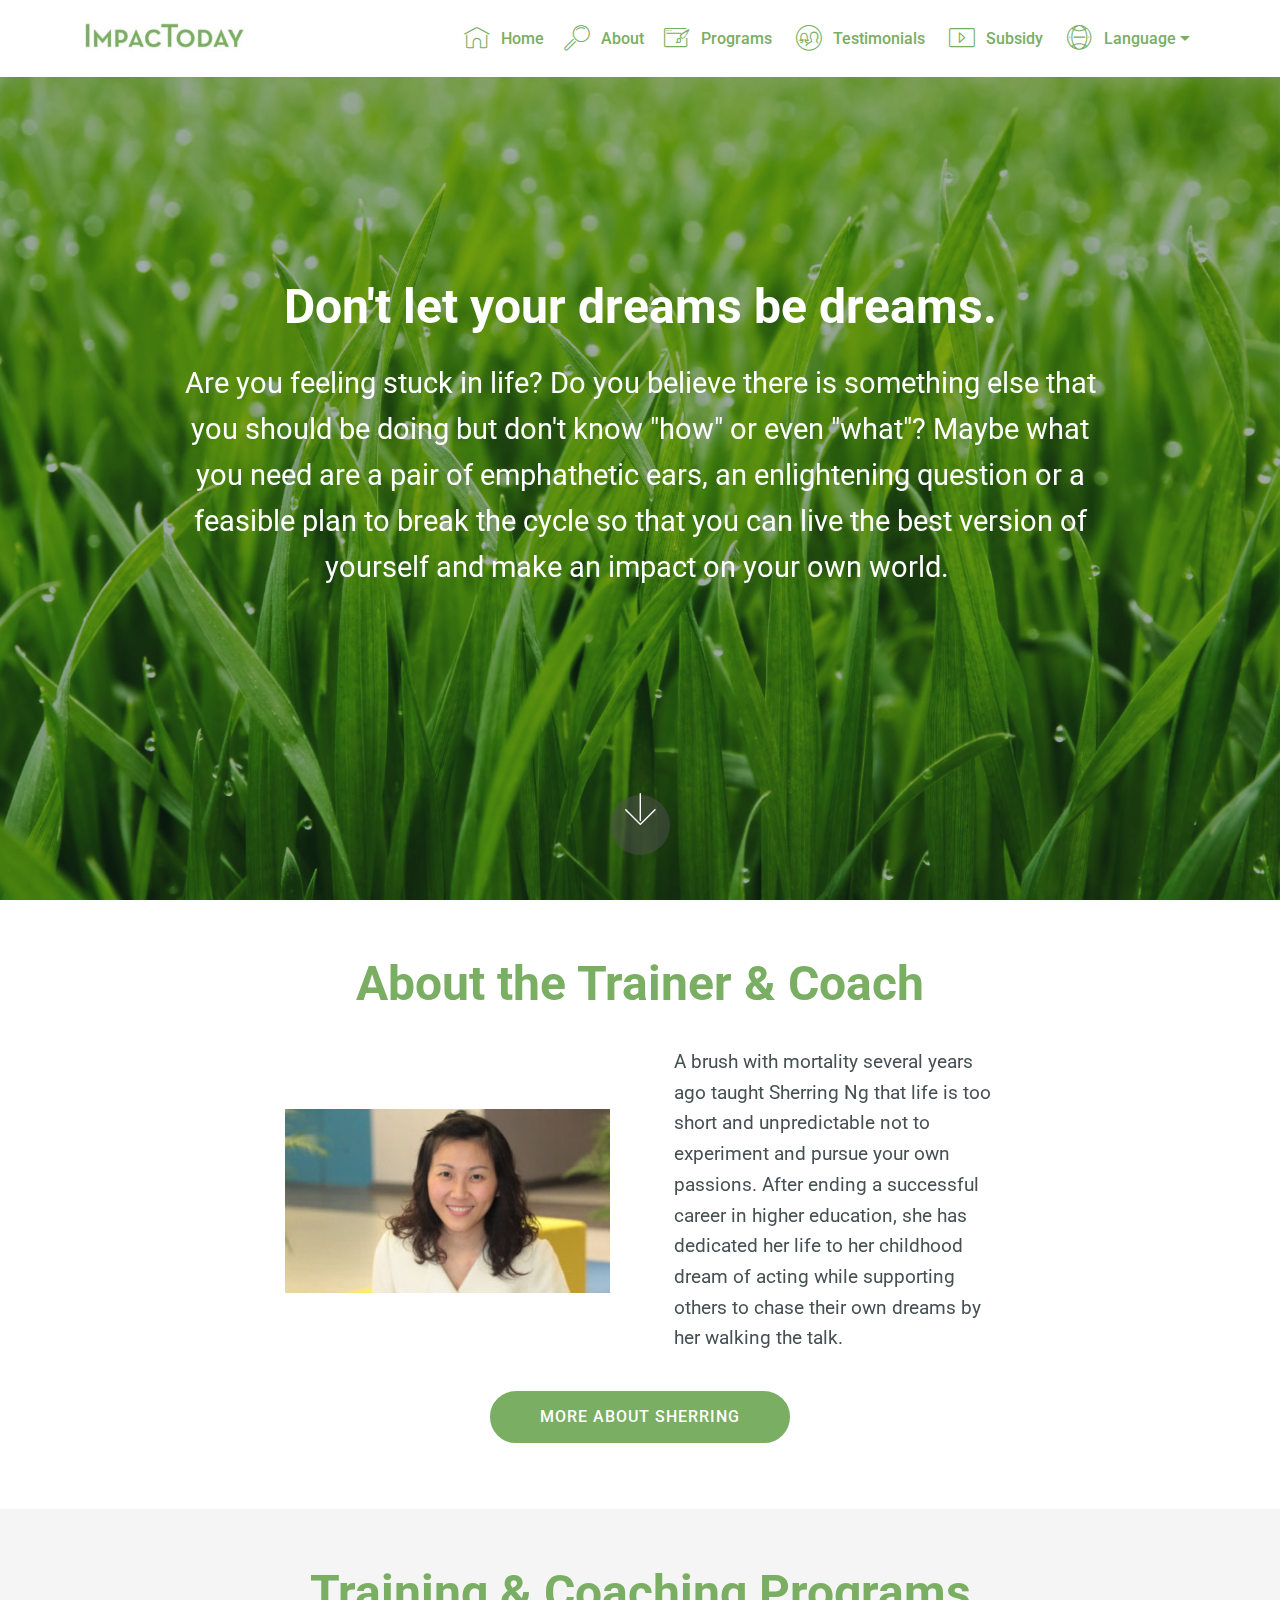
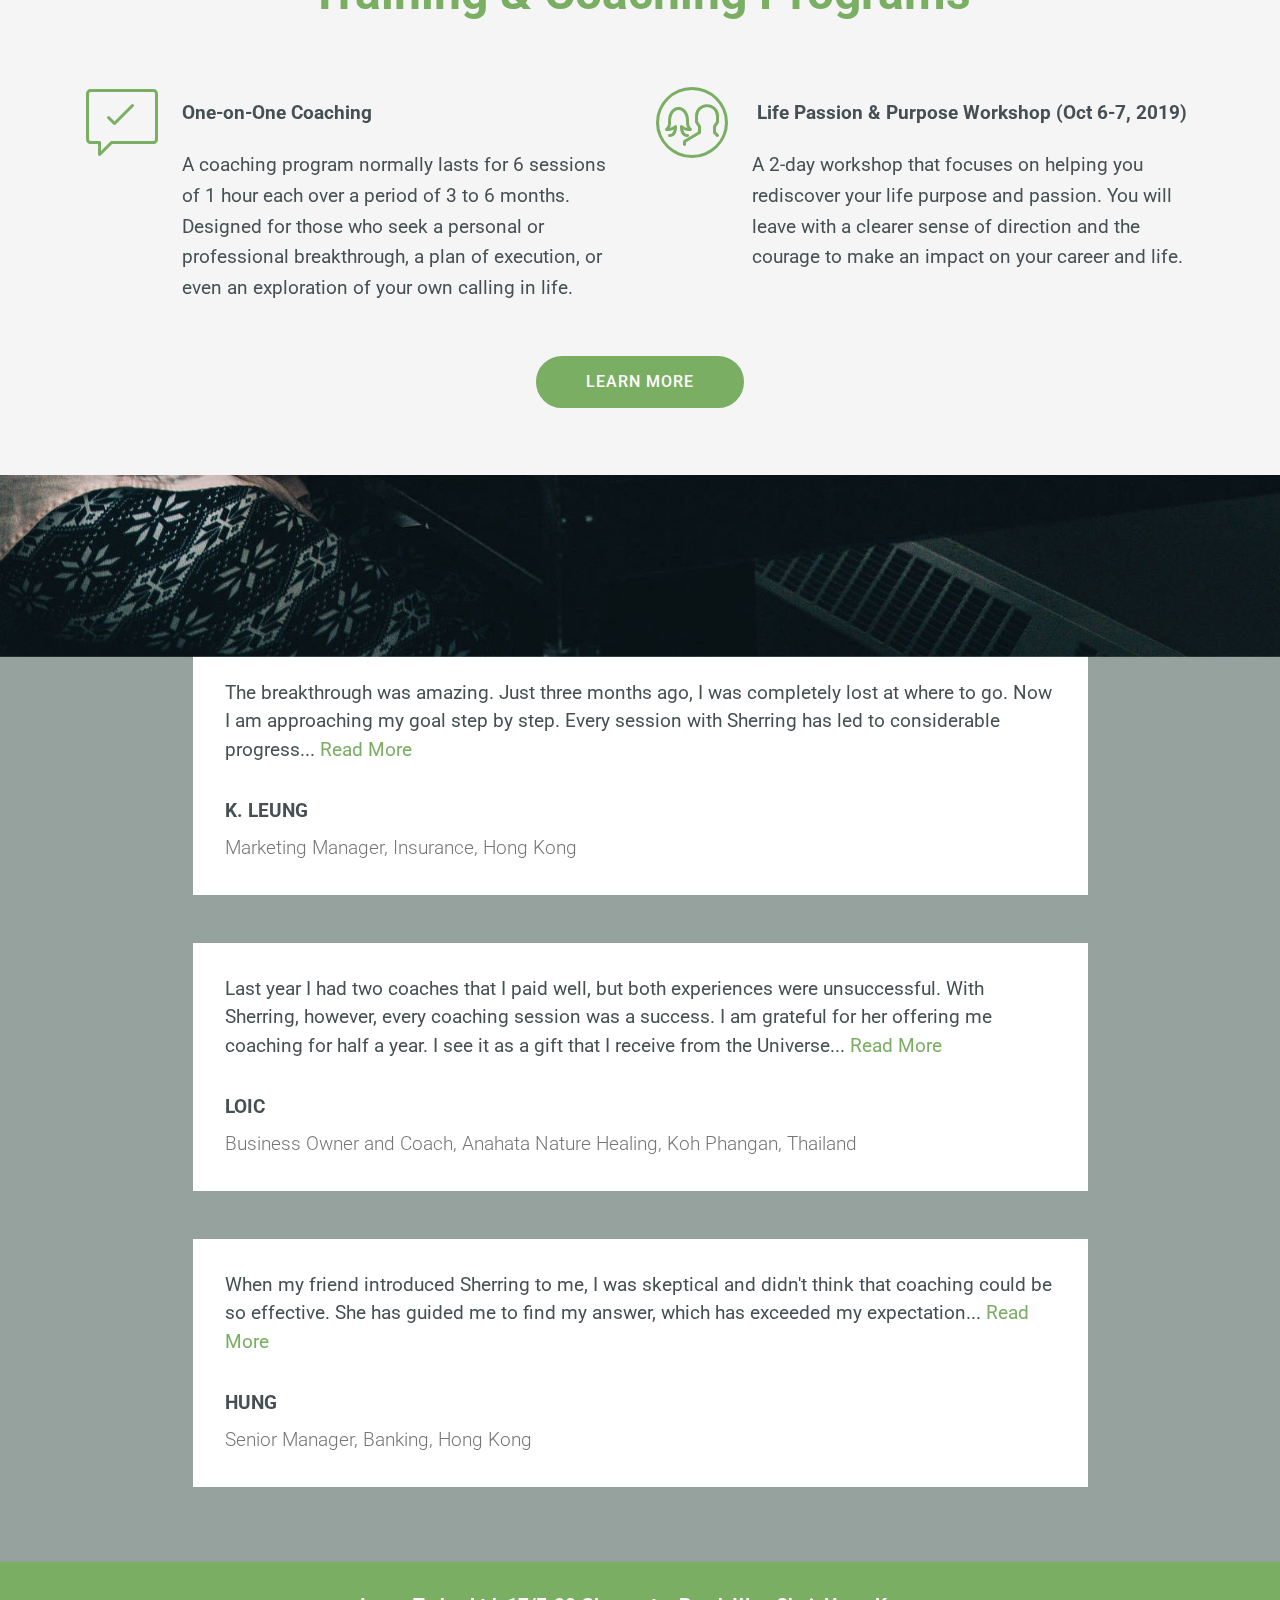
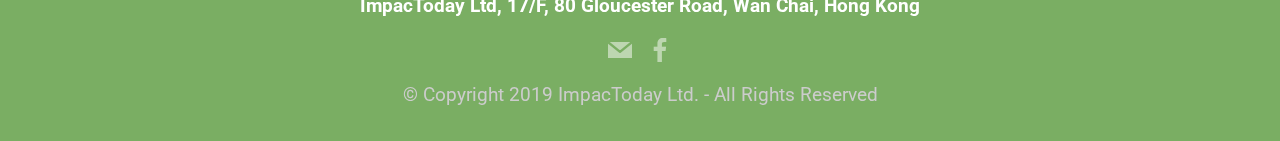
<file: index.html>
<!DOCTYPE html>
<html  >
<head>
  <!-- Site made with Mobirise Website Builder v4.10.15, https://mobirise.com -->
  <meta charset="UTF-8">
  <meta http-equiv="X-UA-Compatible" content="IE=edge">
  <meta name="generator" content="Mobirise v4.10.15, mobirise.com">
  <meta name="viewport" content="width=device-width, initial-scale=1, minimum-scale=1">
  <link rel="shortcut icon" href="assets/images/impactoday-logo-original-252x90.jpg" type="image/x-icon">
  <meta name="description" content="Are you feeling stuck in life? Do you believe there is something else that you should be doing but don't know "how" or even "what"? ">
  
  <title>Home</title>
  <link rel="stylesheet" href="assets/web/assets/mobirise-icons/mobirise-icons.css">
  <link rel="stylesheet" href="assets/bootstrap/css/bootstrap.min.css">
  <link rel="stylesheet" href="assets/bootstrap/css/bootstrap-grid.min.css">
  <link rel="stylesheet" href="assets/bootstrap/css/bootstrap-reboot.min.css">
  <link rel="stylesheet" href="assets/socicon/css/styles.css">
  <link rel="stylesheet" href="assets/tether/tether.min.css">
  <link rel="stylesheet" href="assets/dropdown/css/style.css">
  <link rel="stylesheet" href="assets/theme/css/style.css">
  <link rel="preload" as="style" href="assets/mobirise/css/mbr-additional.css"><link rel="stylesheet" href="assets/mobirise/css/mbr-additional.css" type="text/css">
  
  
  
</head>
<body>
  <section class="menu cid-qTkzRZLJNu" once="menu" id="menu1-0">

    

    <nav class="navbar navbar-expand beta-menu navbar-dropdown align-items-center navbar-fixed-top navbar-toggleable-sm">
        <button class="navbar-toggler navbar-toggler-right" type="button" data-toggle="collapse" data-target="#navbarSupportedContent" aria-controls="navbarSupportedContent" aria-expanded="false" aria-label="Toggle navigation">
            <div class="hamburger">
                <span></span>
                <span></span>
                <span></span>
                <span></span>
            </div>
        </button>
        <div class="menu-logo">
            <div class="navbar-brand">
                <span class="navbar-logo">
                    <a href="index.html">
                         <img src="assets/images/impactoday-logo-original-252x90.jpg" alt="Mobirise" title="" style="height: 3.8rem;">
                    </a>
                </span>
                
            </div>
        </div>
        <div class="collapse navbar-collapse" id="navbarSupportedContent">
            <ul class="navbar-nav nav-dropdown nav-right" data-app-modern-menu="true"><li class="nav-item">
                    <a class="nav-link link text-primary display-4" href="index.html" aria-expanded="false">
                        <span class="mbri-home mbr-iconfont mbr-iconfont-btn"></span>
                        Home</a>
                </li>
                <li class="nav-item">
                    <a class="nav-link link text-primary display-4" href="About.html">
                        <span class="mbri-search mbr-iconfont mbr-iconfont-btn"></span>
                        About</a>
                </li><li class="nav-item"><a class="nav-link link text-primary display-4" href="Programs.html"><span class="mbri-website-theme mbr-iconfont mbr-iconfont-btn"></span>Programs&nbsp;</a></li><li class="nav-item"><a class="nav-link link text-primary display-4" href="Testimonials.html"><span class="mbri-users mbr-iconfont mbr-iconfont-btn"></span>
                        Testimonials&nbsp;</a></li><li class="nav-item"><a class="nav-link link text-primary display-4" href="Subsidy.html"><span class="mbri-video mbr-iconfont mbr-iconfont-btn"></span>Subsidy&nbsp;</a></li><li class="nav-item dropdown"><a class="nav-link link text-primary dropdown-toggle display-4" href="https://testimpt.mobirisesite.com/" data-toggle="dropdown-submenu" aria-expanded="false"><span class="mbri-globe-2 mbr-iconfont mbr-iconfont-btn"></span>
                        Language</a><div class="dropdown-menu"><a class="text-primary dropdown-item display-4" href="https://testimpt.mobirisesite.com/">Chinese Site Coming Soon</a></div></li></ul>
            
        </div>
    </nav>
</section>

<section class="engine"><a href="https://mobirise.info/j">website templates</a></section><section class="cid-qTkA127IK8 mbr-fullscreen mbr-parallax-background" id="header2-1">

    

    <div class="mbr-overlay" style="opacity: 0.4; background-color: rgb(15, 48, 36);"></div>

    <div class="container align-center">
        <div class="row justify-content-md-center">
            <div class="mbr-white col-md-10">
                <h1 class="mbr-section-title mbr-bold pb-3 mbr-fonts-style display-2">Don't let your dreams be dreams.</h1>
                
                <p class="mbr-text pb-3 mbr-fonts-style display-5">
                    Are you feeling stuck in life? Do you believe there is something else that you should be doing but don't know "how" or even "what"? Maybe what you need are a pair of emphathetic ears, an enlightening question or a feasible plan to break the cycle so that you can live the best version of yourself and make an impact on your own world.&nbsp;</p>
                
            </div>
        </div>
    </div>
    <div class="mbr-arrow hidden-sm-down" aria-hidden="true">
        <a href="#next">
            <i class="mbri-down mbr-iconfont"></i>
        </a>
    </div>
</section>

<section class="mbr-section content4 cid-rBbBsK3O72" id="content4-6">

    

    <div class="container">
        <div class="media-container-row">
            <div class="title col-12 col-md-8">
                <h2 class="align-center pb-3 mbr-fonts-style display-2"><strong>
                    About the Trainer &amp; Coach</strong></h2>
                
                
            </div>
        </div>
    </div>
</section>

<section class="mbr-section content6 cid-rBbB8wpntQ" id="content6-5">
    
     
    
    <div class="container">
        <div class="media-container-row">
            <div class="col-12 col-md-8">
                <div class="media-container-row">
                    <div class="mbr-figure" style="width: 110%;">
                      <img src="assets/images/sherring-ng1-436x247.jpg" alt="Mobirise" title="">  
                    </div>
                    <div class="media-content">
                        <div class="mbr-section-text">
                            <p class="mbr-text mb-0 mbr-fonts-style display-7">A brush with mortality several years ago taught Sherring Ng that life is too short and unpredictable not to experiment and pursue your own passions. After ending a successful career in higher education, she has dedicated her life to her childhood dream of acting while supporting others to chase their own dreams by her walking the talk. &nbsp;&nbsp;</p>
                        </div>
                    </div>
                </div>
            </div>
        </div>
    </div>
</section>

<section class="mbr-section content8 cid-rBbMvb3Sq8" id="content8-8">

    

    <div class="container">
        <div class="media-container-row title">
            <div class="col-12 col-md-8">
                <div class="mbr-section-btn align-center"><a class="btn btn-primary display-4" href="About.html">MORE ABOUT SHERRING</a></div>
            </div>
        </div>
    </div>
</section>

<section class="mbr-section content4 cid-rBbPEaWhsO" id="content4-b">

    

    <div class="container">
        <div class="media-container-row">
            <div class="title col-12 col-md-8">
                <h2 class="align-center pb-3 mbr-fonts-style display-2"><strong>
                    Training &amp; Coaching Programs</strong></h2>
                
                
            </div>
        </div>
    </div>
</section>

<section class="features9 cid-rBbOgAOt81" id="features9-a">

    

    
    <div class="container">
        <div class="row justify-content-center">
            <div class="card p-3 col-12 col-md-6">
                <div class="media-container-row">
                    <div class="card-img pr-2">
                        <span class="mbr-iconfont mbri-cust-feedback" style="color: rgb(122, 174, 99); fill: rgb(122, 174, 99);"></span>
                    </div>
                    <div class="card-box">
                        <h4 class="card-title py-3 mbr-fonts-style display-7"><strong>
                            One-on-One Coaching</strong></h4>
                        <p class="mbr-text mbr-fonts-style display-7">A coaching program normally lasts for 6 sessions of 1 hour each over a period of 3 to 6 months. Designed for those who seek a personal or professional breakthrough, a plan of execution, or even an exploration of your own calling in life.&nbsp;<br></p>
                    </div>
                </div>
            </div>

            <div class="card p-3 col-12 col-md-6">
                <div class="media-container-row">
                    <div class="card-img pr-2">
                        <span class="mbr-iconfont mbri-users" style="color: rgb(122, 174, 99); fill: rgb(122, 174, 99);"></span>
                    </div>
                    <div class="card-box">
                        <h4 class="card-title py-3 mbr-fonts-style display-7"><strong>&nbsp;Life Passion &amp; Purpose Workshop (Oct 6-7, 2019)</strong></h4>
                        <p class="mbr-text mbr-fonts-style display-7">A 2-day workshop that focuses on helping you rediscover your life purpose and passion. You will leave with a clearer sense of direction and the courage to make an impact on your career and life.&nbsp;</p>
                    </div>
                </div>
            </div>

            

            
        </div>
    </div>
</section>

<section class="mbr-section content8 cid-rBf4UJNnU4" id="content8-c">

    

    <div class="container">
        <div class="media-container-row title">
            <div class="col-12 col-md-8">
                <div class="mbr-section-btn align-center"><a class="btn btn-primary display-4" href="Programs.html">LEARN MORE</a></div>
            </div>
        </div>
    </div>
</section>

<section class="testimonials4 cid-rBfhcCDQPE mbr-parallax-background" id="testimonials4-i">

  

  <div class="mbr-overlay" style="opacity: 0.4; background-color: rgb(15, 48, 36);">
  </div>
  <div class="container">
    <h2 class="pb-3 mbr-fonts-style mbr-white align-center display-2"><strong>
        What Others Say</strong></h2>
    
    <div class="col-md-10 testimonials-container"> 
      

      
    <div class="testimonials-item">
        <div class="user row">
          
          <div class="testimonials-caption">
            <div class="user_text ">
              <p class="mbr-fonts-style  display-7">The breakthrough was amazing. Just three months ago, I was completely lost at where to go. Now I am approaching my goal step by step. Every session with Sherring has led to considerable progress... <a href="Testimonials.html#content9-1v">Read More</a><br></p>
            </div>
            <div class="user_name mbr-bold mbr-fonts-style align-left pt-3 display-7">K. LEUNG</div>
            <div class="user_desk mbr-light mbr-fonts-style align-left pt-2 display-7">Marketing Manager, Insurance, Hong Kong
</div>
          </div>
        </div>
      </div><div class="testimonials-item">
        <div class="user row">
          
          <div class="testimonials-caption">
            <div class="user_text">
              <p class="mbr-fonts-style  display-7">Last year I had two coaches that I paid well, but both experiences were unsuccessful. With Sherring, however, every coaching session was a success. I am grateful for her offering me coaching for half a year. I see it as a gift that I receive from the Universe... <a href="Testimonials.html#content9-3c">Read More</a></p>
            </div>
            <div class="user_name mbr-bold mbr-fonts-style align-left pt-3 display-7">
                 LOIC
            </div>
            <div class="user_desk mbr-light mbr-fonts-style align-left pt-2 display-7">Business Owner and Coach, Anahata Nature Healing, Koh Phangan, Thailand</div>
          </div>
        </div>
      </div><div class="testimonials-item">
        <div class="user row">
          
          <div class="testimonials-caption">
            <div class="user_text">
              <p class="mbr-fonts-style  display-7">When my friend introduced Sherring to me, I was skeptical and didn't think that coaching could be so effective. She has guided me to find my answer, which has exceeded my expectation... <a href="Testimonials.html#content9-1y">Read More</a><br></p>
            </div>
            <div class="user_name mbr-bold mbr-fonts-style align-left pt-3 display-7">
                 HUNG
            </div>
            <div class="user_desk mbr-light mbr-fonts-style align-left pt-2 display-7">Senior Manager, Banking, Hong Kong
</div>
          </div>
        </div>
      </div></div>
  </div>
</section>

<section once="footers" class="cid-rBnJ1MQjg0" id="footer7-2e">

    

    

    <div class="container">
        <div class="media-container-row align-center mbr-white">
            <div class="row row-links">
                <ul class="foot-menu">
                    
                    
                    
                    
                    
                <li class="foot-menu-item mbr-fonts-style display-7"><strong>ImpacToday Ltd, 17/F, 80 Gloucester Road, Wan Chai, Hong Kong</strong></li></ul>
            </div>
            <div class="row social-row">
                <div class="social-list align-right pb-2">
                    
                    
                    
                    
                    
                    
                <div class="soc-item">
                        <a href="mailto:info@ImpacToday.com">
                            <span class="mbr-iconfont mbr-iconfont-social socicon-mail socicon" style="color: rgb(255, 255, 255); fill: rgb(255, 255, 255);"></span>
                        </a>
                    </div><div class="soc-item">
                        <a href="https://www.facebook.com/iam1000snow" target="_blank">
                            <span class="mbr-iconfont mbr-iconfont-social socicon-facebook socicon" style="color: rgb(255, 255, 255); fill: rgb(255, 255, 255);"></span>
                        </a>
                    </div></div>
            </div>
            <div class="row row-copirayt">
                <p class="mbr-text mb-0 mbr-fonts-style mbr-white align-center display-7">
                    © Copyright 2019 ImpacToday Ltd. - All Rights Reserved
                </p>
            </div>
        </div>
    </div>
</section>


  <script src="assets/web/assets/jquery/jquery.min.js"></script>
  <script src="assets/popper/popper.min.js"></script>
  <script src="assets/bootstrap/js/bootstrap.min.js"></script>
  <script src="assets/tether/tether.min.js"></script>
  <script src="assets/dropdown/js/nav-dropdown.js"></script>
  <script src="assets/dropdown/js/navbar-dropdown.js"></script>
  <script src="assets/touchswipe/jquery.touch-swipe.min.js"></script>
  <script src="assets/parallax/jarallax.min.js"></script>
  <script src="assets/smoothscroll/smooth-scroll.js"></script>
  <script src="assets/theme/js/script.js"></script>
  
  
</body>
</html>
</file>
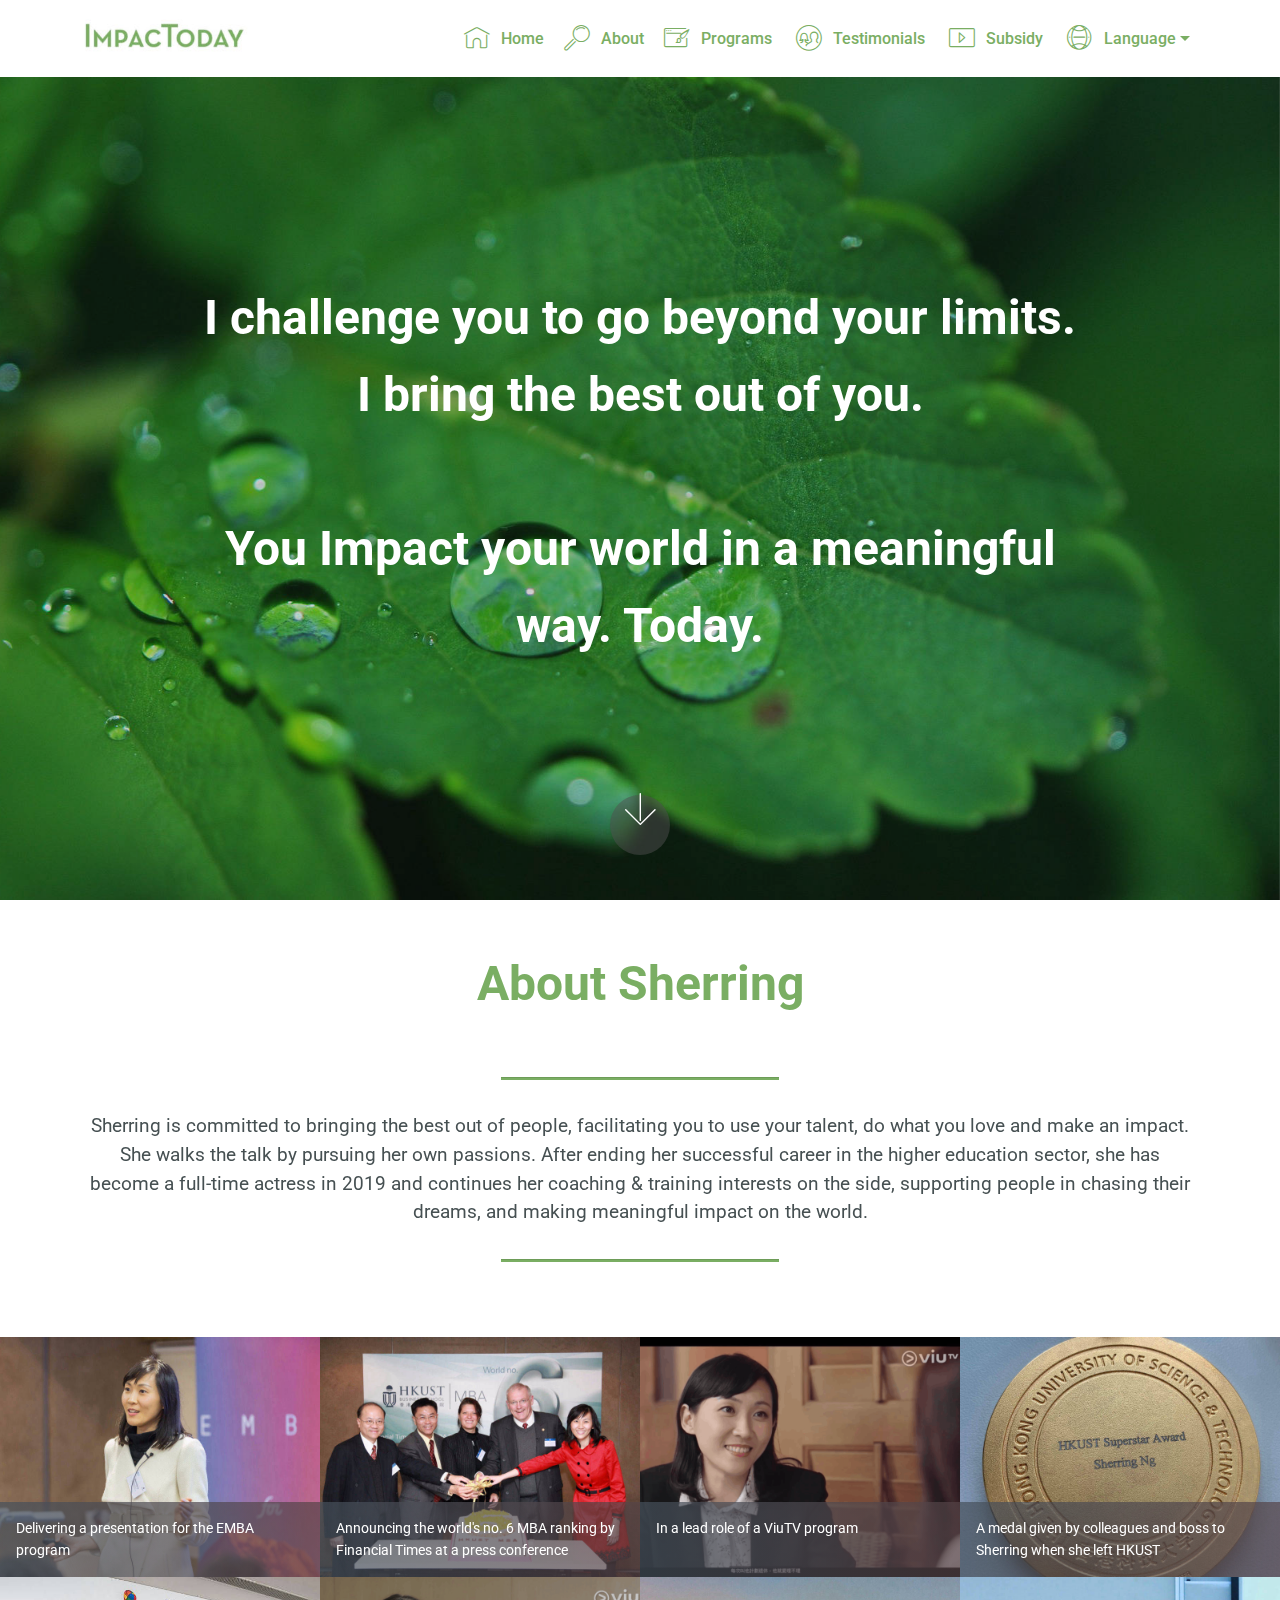
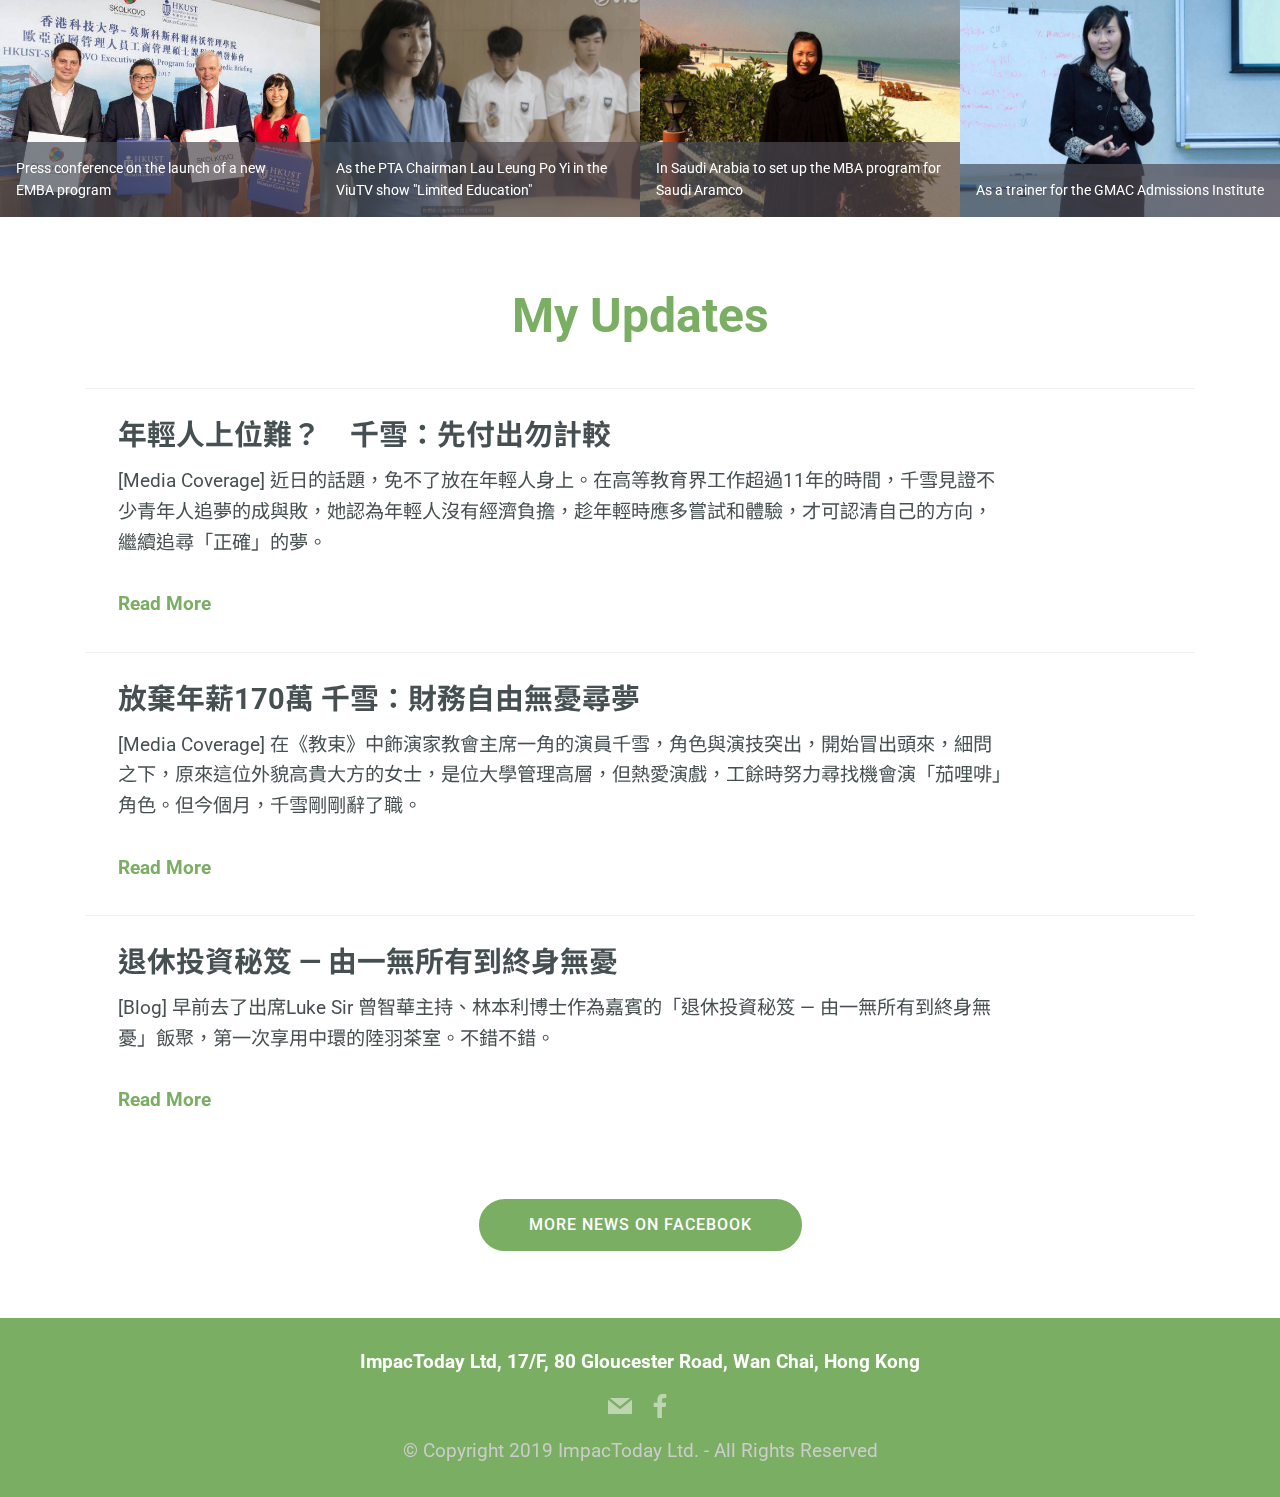
<file: About.html>
<!DOCTYPE html>
<html  >
<head>
  <!-- Site made with Mobirise Website Builder v4.10.15, https://mobirise.com -->
  <meta charset="UTF-8">
  <meta http-equiv="X-UA-Compatible" content="IE=edge">
  <meta name="generator" content="Mobirise v4.10.15, mobirise.com">
  <meta name="viewport" content="width=device-width, initial-scale=1, minimum-scale=1">
  <link rel="shortcut icon" href="assets/images/impactoday-logo-original-252x90.jpg" type="image/x-icon">
  <meta name="description" content="I challenge you to go beyond your limits. I bring the best out of you. You Impact your world in a meaningful way. Today.">
  
  <title>About</title>
  <link rel="stylesheet" href="assets/web/assets/mobirise-icons/mobirise-icons.css">
  <link rel="stylesheet" href="assets/bootstrap/css/bootstrap.min.css">
  <link rel="stylesheet" href="assets/bootstrap/css/bootstrap-grid.min.css">
  <link rel="stylesheet" href="assets/bootstrap/css/bootstrap-reboot.min.css">
  <link rel="stylesheet" href="assets/socicon/css/styles.css">
  <link rel="stylesheet" href="assets/dropdown/css/style.css">
  <link rel="stylesheet" href="assets/tether/tether.min.css">
  <link rel="stylesheet" href="assets/theme/css/style.css">
  <link rel="stylesheet" href="assets/gallery/style.css">
  <link rel="preload" as="style" href="assets/mobirise/css/mbr-additional.css"><link rel="stylesheet" href="assets/mobirise/css/mbr-additional.css" type="text/css">
  
  
  
</head>
<body>
  <section class="menu cid-rBfiJh86Yy" once="menu" id="menu1-j">

    

    <nav class="navbar navbar-expand beta-menu navbar-dropdown align-items-center navbar-fixed-top navbar-toggleable-sm">
        <button class="navbar-toggler navbar-toggler-right" type="button" data-toggle="collapse" data-target="#navbarSupportedContent" aria-controls="navbarSupportedContent" aria-expanded="false" aria-label="Toggle navigation">
            <div class="hamburger">
                <span></span>
                <span></span>
                <span></span>
                <span></span>
            </div>
        </button>
        <div class="menu-logo">
            <div class="navbar-brand">
                <span class="navbar-logo">
                    <a href="index.html">
                         <img src="assets/images/impactoday-logo-original-252x90.jpg" alt="Mobirise" title="" style="height: 3.8rem;">
                    </a>
                </span>
                
            </div>
        </div>
        <div class="collapse navbar-collapse" id="navbarSupportedContent">
            <ul class="navbar-nav nav-dropdown nav-right" data-app-modern-menu="true"><li class="nav-item">
                    <a class="nav-link link text-primary display-4" href="index.html" aria-expanded="false">
                        <span class="mbri-home mbr-iconfont mbr-iconfont-btn"></span>
                        Home</a>
                </li>
                <li class="nav-item">
                    <a class="nav-link link text-primary display-4" href="About.html">
                        <span class="mbri-search mbr-iconfont mbr-iconfont-btn"></span>
                        About</a>
                </li><li class="nav-item"><a class="nav-link link text-primary display-4" href="Programs.html"><span class="mbri-website-theme mbr-iconfont mbr-iconfont-btn"></span>Programs&nbsp;</a></li><li class="nav-item"><a class="nav-link link text-primary display-4" href="Testimonials.html"><span class="mbri-users mbr-iconfont mbr-iconfont-btn"></span>
                        Testimonials&nbsp;</a></li><li class="nav-item"><a class="nav-link link text-primary display-4" href="Subsidy.html"><span class="mbri-video mbr-iconfont mbr-iconfont-btn"></span>Subsidy&nbsp;</a></li><li class="nav-item dropdown"><a class="nav-link link text-primary dropdown-toggle display-4" href="https://testimpt.mobirisesite.com/" data-toggle="dropdown-submenu" aria-expanded="false"><span class="mbri-globe-2 mbr-iconfont mbr-iconfont-btn"></span>
                        Language</a><div class="dropdown-menu"><a class="text-primary dropdown-item display-4" href="https://testimpt.mobirisesite.com/">Chinese Site Coming Soon</a></div></li></ul>
            
        </div>
    </nav>
</section>

<section class="engine"><a href="https://mobirise.info/a">online website builder</a></section><section class="cid-rBfiJhC4I5 mbr-fullscreen mbr-parallax-background" id="header2-k">

    

    <div class="mbr-overlay" style="opacity: 0.2; background-color: rgb(35, 35, 35);"></div>

    <div class="container align-center">
        <div class="row justify-content-md-center">
            <div class="mbr-white col-md-10">
                
                
                <p class="mbr-text pb-3 mbr-fonts-style display-2"><strong><br>I challenge you to go beyond your limits.
<br>I bring the best out of you.
<br>
<br>You Impact your world in a meaningful way.
</strong><strong>Today.</strong><br></p>
                
            </div>
        </div>
    </div>
    <div class="mbr-arrow hidden-sm-down" aria-hidden="true">
        <a href="#next">
            <i class="mbri-down mbr-iconfont"></i>
        </a>
    </div>
</section>

<section class="mbr-section content4 cid-rBfiJiay7r" id="content4-l">

    

    <div class="container">
        <div class="media-container-row">
            <div class="title col-12 col-md-8">
                <h2 class="align-center pb-3 mbr-fonts-style display-2"><strong>
                    About Sherring</strong></h2>
                
                
            </div>
        </div>
    </div>
</section>

<section class="mbr-section article content9 cid-rBfnk2Gy5c" id="content9-u">
    
     

    <div class="container">
        <div class="inner-container" style="width: 100%;">
            <hr class="line" style="width: 25%;">
            <div class="section-text align-center mbr-fonts-style display-7">Sherring is committed to bringing the best out of people, facilitating you to use your talent, do what you love and make an impact. She walks the talk by pursuing her own passions. After ending her successful career in the higher education sector, she has become a full-time actress in 2019 and continues her coaching &amp; training interests on the side, supporting people in chasing their dreams, and making meaningful impact on the world.</div>
            <hr class="line" style="width: 25%;">
        </div>
        </div>
</section>

<section class="mbr-gallery mbr-slider-carousel cid-rCRpWn5UON" id="gallery1-2x">

    

    <div>
        <div><!-- Filter --><!-- Gallery --><div class="mbr-gallery-row"><div class="mbr-gallery-layout-default"><div><div><div class="mbr-gallery-item mbr-gallery-item--p0" data-video-url="false" data-tags="Awesome"><div href="#lb-gallery1-2x" data-slide-to="0" data-toggle="modal"><img src="assets/images/1-800x600-800x600.jpg" alt="" title=""><span class="icon-focus"></span><span class="mbr-gallery-title mbr-fonts-style display-7">Delivering a presentation for the EMBA program</span></div></div><div class="mbr-gallery-item mbr-gallery-item--p0" data-video-url="false" data-tags="Responsive"><div href="#lb-gallery1-2x" data-slide-to="1" data-toggle="modal"><img src="assets/images/2-800x600-800x600.jpg" alt="" title=""><span class="icon-focus"></span><span class="mbr-gallery-title mbr-fonts-style display-7">Announcing the world's no. 6 MBA ranking by Financial Times at a press conference</span></div></div><div class="mbr-gallery-item mbr-gallery-item--p0" data-video-url="false" data-tags="Creative"><div href="#lb-gallery1-2x" data-slide-to="2" data-toggle="modal"><img src="assets/images/3-800x600-800x600.png" alt="" title=""><span class="icon-focus"></span><span class="mbr-gallery-title mbr-fonts-style display-7">In a lead role of a ViuTV program&nbsp;<br><br></span></div></div><div class="mbr-gallery-item mbr-gallery-item--p0" data-video-url="false" data-tags="Animated"><div href="#lb-gallery1-2x" data-slide-to="3" data-toggle="modal"><img src="assets/images/4-800x600-800x600.jpg" alt="" title=""><span class="icon-focus"></span><span class="mbr-gallery-title mbr-fonts-style display-7">A medal given by colleagues and boss to Sherring when she left HKUST</span></div></div><div class="mbr-gallery-item mbr-gallery-item--p0" data-video-url="false" data-tags="Awesome"><div href="#lb-gallery1-2x" data-slide-to="4" data-toggle="modal"><img src="assets/images/5-598x449-598x449.jpg" alt="" title=""><span class="icon-focus"></span><span class="mbr-gallery-title mbr-fonts-style display-7">Press conference on the launch of a new EMBA program</span></div></div><div class="mbr-gallery-item mbr-gallery-item--p0" data-video-url="false" data-tags="Animated"><div href="#lb-gallery1-2x" data-slide-to="5" data-toggle="modal"><img src="assets/images/8-800x600-800x600.png" alt="" title=""><span class="icon-focus"></span><span class="mbr-gallery-title mbr-fonts-style display-7">As the PTA Chairman Lau Leung Po Yi in the ViuTV show "Limited Education"</span></div></div><div class="mbr-gallery-item mbr-gallery-item--p0" data-video-url="false" data-tags="Responsive"><div href="#lb-gallery1-2x" data-slide-to="6" data-toggle="modal"><img src="assets/images/7-800x600-800x600.jpg" alt="" title=""><span class="icon-focus"></span><span class="mbr-gallery-title mbr-fonts-style display-7">In Saudi Arabia to set up the MBA program for Saudi Aramco</span></div></div><div class="mbr-gallery-item mbr-gallery-item--p0" data-video-url="false" data-tags="Awesome"><div href="#lb-gallery1-2x" data-slide-to="7" data-toggle="modal"><img src="assets/images/6-800x600-800x600.jpg" alt="" title=""><span class="icon-focus"></span><span class="mbr-gallery-title mbr-fonts-style display-7">As a trainer for the GMAC Admissions Institute</span></div></div></div></div><div class="clearfix"></div></div></div><!-- Lightbox --><div data-app-prevent-settings="" class="mbr-slider modal fade carousel slide" tabindex="-1" data-keyboard="true" data-interval="false" id="lb-gallery1-2x"><div class="modal-dialog"><div class="modal-content"><div class="modal-body"><div class="carousel-inner"><div class="carousel-item"><img src="assets/images/1-800x600.jpg" alt="" title=""></div><div class="carousel-item"><img src="assets/images/2-800x600.jpg" alt="" title=""></div><div class="carousel-item"><img src="assets/images/3-800x600.png" alt="" title=""></div><div class="carousel-item"><img src="assets/images/4-800x600.jpg" alt="" title=""></div><div class="carousel-item"><img src="assets/images/5-598x449.jpg" alt="" title=""></div><div class="carousel-item active"><img src="assets/images/8-800x600.png" alt="" title=""></div><div class="carousel-item"><img src="assets/images/7-800x600.jpg" alt="" title=""></div><div class="carousel-item"><img src="assets/images/6-800x600.jpg" alt="" title=""></div></div><a class="carousel-control carousel-control-prev" role="button" data-slide="prev" href="#lb-gallery1-2x"><span class="mbri-left mbr-iconfont" aria-hidden="true"></span><span class="sr-only">Previous</span></a><a class="carousel-control carousel-control-next" role="button" data-slide="next" href="#lb-gallery1-2x"><span class="mbri-right mbr-iconfont" aria-hidden="true"></span><span class="sr-only">Next</span></a><a class="close" href="#" role="button" data-dismiss="modal"><span class="sr-only">Close</span></a></div></div></div></div></div>
    </div>

</section>

<section class="services5 cid-rBfnC0EiXc" id="services5-w">
    <!---->
    
    <!---->
    <!--Overlay-->
    
    <!--Container-->
    <div class="container">
        <div class="row">
            <!--Titles-->
            <div class="title pb-5 col-12">
                <h2 class="align-left mbr-fonts-style m-0 display-2"><strong>My Updates</strong></h2>
                
            </div>
            <!--Card-1-->
            <div class="card px-3 col-12">
                <div class="card-wrapper media-container-row media-container-row">
                    <div class="card-box">
                        <div class="top-line pb-3">
                            <h4 class="card-title mbr-fonts-style display-5"><strong>年輕人上位難？　千雪：先付出勿計較</strong></h4>
                            <p class="mbr-text cost mbr-fonts-style m-0 display-5"></p>
                        </div>
                        <div class="bottom-line">
                            <p class="mbr-text mbr-fonts-style m-0 b-descr display-7">[Media Coverage] 近日的話題，免不了放在年輕人身上。在高等教育界工作超過11年的時間，千雪見證不少青年人追夢的成與敗，她認為年輕人沒有經濟負擔，趁年輕時應多嘗試和體驗，才可認清自己的方向，繼續追尋「正確」的夢。<br><br><a href="https://imoney.hket.com/article/2440777/年輕人上位難？%E3%80%80千雪：先付出勿計較?r=cpsdfb&fbclid=IwAR1UBXHTP_X1VMKO1tVWmIGB3tcXsZnhngclntxLp_-XZme-jnrPbtrYedg" target="_blank"><strong>Read More</strong></a></p>
                        </div>
                    </div>
                </div>
            </div>
            <!--Card-2-->
            <div class="card px-3 col-12">
                <div class="card-wrapper media-container-row media-container-row">
                    <div class="card-box">
                        <div class="top-line pb-3">
                            <h4 class="card-title mbr-fonts-style display-5"><strong>放棄年薪170萬 千雪：財務自由無憂尋夢</strong></h4>
                            <p class="mbr-text cost mbr-fonts-style m-0 display-5"></p>
                        </div>
                        <div class="bottom-line">
                            <p class="mbr-text mbr-fonts-style m-0 b-descr display-7">
                                [Media Coverage] 在《教束》中飾演家教會主席一角的演員千雪，角色與演技突出，開始冒出頭來，細問之下，原來這位外貌高貴大方的女士，是位大學管理高層，但熱愛演戲，工餘時努力尋找機會演「茄哩啡」角色。但今個月，千雪剛剛辭了職。<br><br><a href="https://imoney.hket.com/article/2440756?fbclid=IwAR0JITxA9o2yq_6yZj29gQQboZR0UM6-a0zB09ffef0IGoYRrTB8HqmILTQ" target="_blank"><strong>Read More</strong></a>
                            </p>
                        </div>
                    </div>
                </div>
            </div>
            <!--Card-3-->
            <div class="card px-3 col-12">
                <div class="card-wrapper media-container-row media-container-row">
                    <div class="card-box">
                        <div class="top-line pb-3">
                            <h4 class="card-title mbr-fonts-style display-5"><strong>退休投資秘笈 — 由一無所有到終身無憂</strong></h4>
                            <p class="mbr-text cost mbr-fonts-style m-0 display-5"></p>
                        </div>
                        <div class="bottom-line">
                            <p class="mbr-text mbr-fonts-style m-0 b-descr display-7">[Blog] 早前去了出席Luke Sir 曾智華主持、林本利博士作為嘉賓的「退休投資秘笈 — 由一無所有到終身無憂」飯聚，第一次享用中環的陸羽茶室。不錯不錯。<br><br><a href="https://www.facebook.com/iam1000snow/photos/a.866326210112630/2285908108154426/?type=3&theater" target="_blank"><strong>Read More</strong></a><br>
                            </p>
                        </div>
                    </div>
                </div>
            </div>
            <!--Card-4-->
            
            <!--Card-5-->
            
            <!--Card-6-->
            
            <!--Card-7-->
            
            <!--Card-8-->
            
            <!--Card-9-->
            
            <!--Card-10-->
            
            <!--Card-11-->
            
            <!--Card-12-->
            
        </div>
    </div>
</section>

<section class="mbr-section content8 cid-rCpidJtIIP" id="content8-2z">

    

    <div class="container">
        <div class="media-container-row title">
            <div class="col-12 col-md-8">
                <div class="mbr-section-btn align-center"><a class="btn btn-primary display-4" href="https://www.facebook.com/iam1000snow" target="_blank">MORE NEWS ON FACEBOOK</a></div>
            </div>
        </div>
    </div>
</section>

<section once="footers" class="cid-rBnJ1MQjg0" id="footer7-2e">

    

    

    <div class="container">
        <div class="media-container-row align-center mbr-white">
            <div class="row row-links">
                <ul class="foot-menu">
                    
                    
                    
                    
                    
                <li class="foot-menu-item mbr-fonts-style display-7"><strong>ImpacToday Ltd, 17/F, 80 Gloucester Road, Wan Chai, Hong Kong</strong></li></ul>
            </div>
            <div class="row social-row">
                <div class="social-list align-right pb-2">
                    
                    
                    
                    
                    
                    
                <div class="soc-item">
                        <a href="mailto:info@ImpacToday.com">
                            <span class="mbr-iconfont mbr-iconfont-social socicon-mail socicon" style="color: rgb(255, 255, 255); fill: rgb(255, 255, 255);"></span>
                        </a>
                    </div><div class="soc-item">
                        <a href="https://www.facebook.com/iam1000snow" target="_blank">
                            <span class="mbr-iconfont mbr-iconfont-social socicon-facebook socicon" style="color: rgb(255, 255, 255); fill: rgb(255, 255, 255);"></span>
                        </a>
                    </div></div>
            </div>
            <div class="row row-copirayt">
                <p class="mbr-text mb-0 mbr-fonts-style mbr-white align-center display-7">
                    © Copyright 2019 ImpacToday Ltd. - All Rights Reserved
                </p>
            </div>
        </div>
    </div>
</section>


  <script src="assets/web/assets/jquery/jquery.min.js"></script>
  <script src="assets/popper/popper.min.js"></script>
  <script src="assets/bootstrap/js/bootstrap.min.js"></script>
  <script src="assets/smoothscroll/smooth-scroll.js"></script>
  <script src="assets/dropdown/js/nav-dropdown.js"></script>
  <script src="assets/dropdown/js/navbar-dropdown.js"></script>
  <script src="assets/touchswipe/jquery.touch-swipe.min.js"></script>
  <script src="assets/tether/tether.min.js"></script>
  <script src="assets/masonry/masonry.pkgd.min.js"></script>
  <script src="assets/imagesloaded/imagesloaded.pkgd.min.js"></script>
  <script src="assets/bootstrapcarouselswipe/bootstrap-carousel-swipe.js"></script>
  <script src="assets/vimeoplayer/jquery.mb.vimeo_player.js"></script>
  <script src="assets/parallax/jarallax.min.js"></script>
  <script src="assets/theme/js/script.js"></script>
  <script src="assets/gallery/player.min.js"></script>
  <script src="assets/gallery/script.js"></script>
  <script src="assets/slidervideo/script.js"></script>
  
  
</body>
</html>
</file>
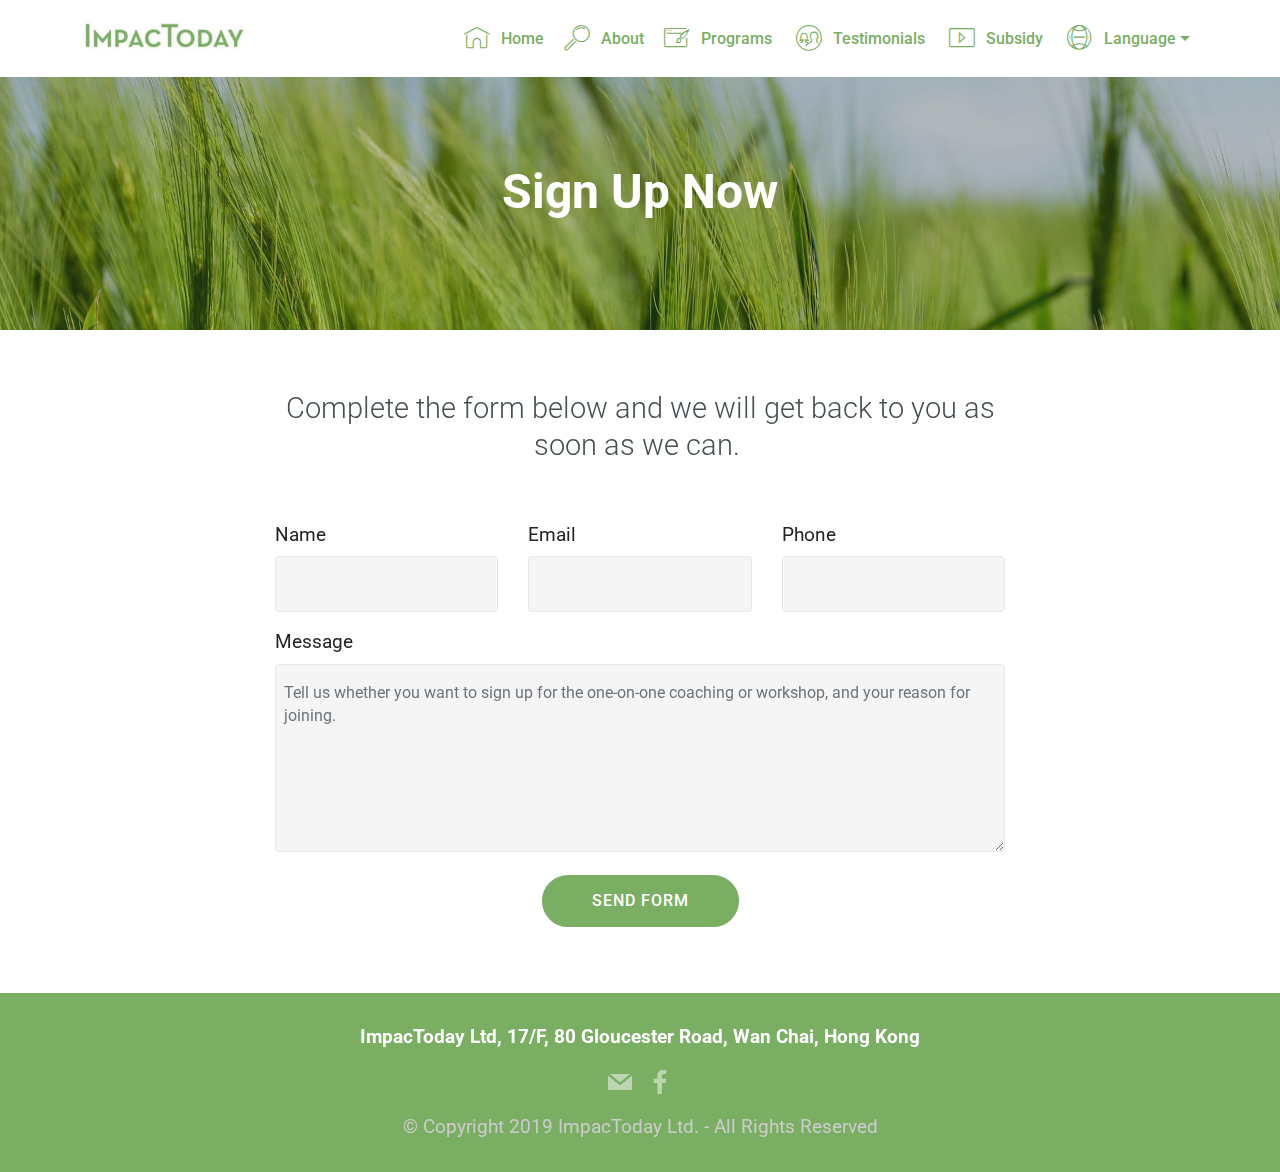
<file: Form.html>
<!DOCTYPE html>
<html  >
<head>
  <!-- Site made with Mobirise Website Builder v4.10.15, https://mobirise.com -->
  <meta charset="UTF-8">
  <meta http-equiv="X-UA-Compatible" content="IE=edge">
  <meta name="generator" content="Mobirise v4.10.15, mobirise.com">
  <meta name="viewport" content="width=device-width, initial-scale=1, minimum-scale=1">
  <link rel="shortcut icon" href="assets/images/impactoday-logo-original-252x90.jpg" type="image/x-icon">
  <meta name="description" content="Are you feeling stuck in life? Do you believe there is something else that you should be doing but don't know "how" or even "what"? ">
  
  <title>Form</title>
  <link rel="stylesheet" href="assets/web/assets/mobirise-icons/mobirise-icons.css">
  <link rel="stylesheet" href="assets/bootstrap/css/bootstrap.min.css">
  <link rel="stylesheet" href="assets/bootstrap/css/bootstrap-grid.min.css">
  <link rel="stylesheet" href="assets/bootstrap/css/bootstrap-reboot.min.css">
  <link rel="stylesheet" href="assets/socicon/css/styles.css">
  <link rel="stylesheet" href="assets/dropdown/css/style.css">
  <link rel="stylesheet" href="assets/tether/tether.min.css">
  <link rel="stylesheet" href="assets/theme/css/style.css">
  <link rel="preload" as="style" href="assets/mobirise/css/mbr-additional.css"><link rel="stylesheet" href="assets/mobirise/css/mbr-additional.css" type="text/css">
  
  
  
</head>
<body>
  <section class="menu cid-rCzx20g66Y" once="menu" id="menu1-32">

    

    <nav class="navbar navbar-expand beta-menu navbar-dropdown align-items-center navbar-fixed-top navbar-toggleable-sm">
        <button class="navbar-toggler navbar-toggler-right" type="button" data-toggle="collapse" data-target="#navbarSupportedContent" aria-controls="navbarSupportedContent" aria-expanded="false" aria-label="Toggle navigation">
            <div class="hamburger">
                <span></span>
                <span></span>
                <span></span>
                <span></span>
            </div>
        </button>
        <div class="menu-logo">
            <div class="navbar-brand">
                <span class="navbar-logo">
                    <a href="index.html">
                         <img src="assets/images/impactoday-logo-original-252x90.jpg" alt="Mobirise" title="" style="height: 3.8rem;">
                    </a>
                </span>
                
            </div>
        </div>
        <div class="collapse navbar-collapse" id="navbarSupportedContent">
            <ul class="navbar-nav nav-dropdown nav-right" data-app-modern-menu="true"><li class="nav-item">
                    <a class="nav-link link text-primary display-4" href="index.html" aria-expanded="false">
                        <span class="mbri-home mbr-iconfont mbr-iconfont-btn"></span>
                        Home</a>
                </li>
                <li class="nav-item">
                    <a class="nav-link link text-primary display-4" href="About.html">
                        <span class="mbri-search mbr-iconfont mbr-iconfont-btn"></span>
                        About</a>
                </li><li class="nav-item"><a class="nav-link link text-primary display-4" href="Programs.html"><span class="mbri-website-theme mbr-iconfont mbr-iconfont-btn"></span>Programs&nbsp;</a></li><li class="nav-item"><a class="nav-link link text-primary display-4" href="Testimonials.html"><span class="mbri-users mbr-iconfont mbr-iconfont-btn"></span>
                        Testimonials&nbsp;</a></li><li class="nav-item"><a class="nav-link link text-primary display-4" href="Subsidy.html"><span class="mbri-video mbr-iconfont mbr-iconfont-btn"></span>Subsidy&nbsp;</a></li><li class="nav-item dropdown"><a class="nav-link link text-primary dropdown-toggle display-4" href="https://testimpt.mobirisesite.com/" data-toggle="dropdown-submenu" aria-expanded="false"><span class="mbri-globe-2 mbr-iconfont mbr-iconfont-btn"></span>
                        Language</a><div class="dropdown-menu"><a class="text-primary dropdown-item display-4" href="https://testimpt.mobirisesite.com/">Chinese Site Coming Soon</a></div></li></ul>
            
        </div>
    </nav>
</section>

<section class="engine"><a href="https://mobirise.info/u">bootstrap website templates</a></section><section class="mbr-section content5 cid-rCzzsbFPRa mbr-parallax-background" id="content5-3g">

    

    <div class="mbr-overlay" style="opacity: 0.3; background-color: rgb(35, 35, 35);">
    </div>

    <div class="container">
        <div class="media-container-row">
            <div class="title col-12 col-md-8">
                <h2 class="align-center mbr-bold mbr-white pb-3 mbr-fonts-style display-2"><br>Sign Up Now</h2>
                
                
                
            </div>
        </div>
    </div>
</section>

<section class="mbr-section form1 cid-rCzzIowTqY" id="form1-3s">

    

    
    <div class="container">
        <div class="row justify-content-center">
            <div class="title col-12 col-lg-8">
                
                <h3 class="mbr-section-subtitle align-center mbr-light pb-3 mbr-fonts-style display-5">Complete the form below and we will get back to you as soon as we can.&nbsp;</h3>
            </div>
        </div>
    </div>
    <div class="container">
        <div class="row justify-content-center">
            <div class="media-container-column col-lg-8" data-form-type="formoid">
                <!---Formbuilder Form--->
                <form action="https://mobirise.com/" method="POST" class="mbr-form form-with-styler" data-form-title="Mobirise Form"><input type="hidden" name="email" data-form-email="true" value="W3Umg8tsnWIEC+79jJe8TiikF5vy1QGWXA1j79AWcwZmGkg6nx2EXEwnvoSiaqhTphsoqpef/PGzK0VWUR2QmpCCY1LpE3rjeLnlaw/4RdaAJP+XbbmCQnOR/ulbiGdS">
                    <div class="row">
                        <div hidden="hidden" data-form-alert="" class="alert alert-success col-12">Thanks for filling out the form! We will get back to you shortly.</div>
                        <div hidden="hidden" data-form-alert-danger="" class="alert alert-danger col-12">
                        </div>
                    </div>
                    <div class="dragArea row">
                        <div class="col-md-4  form-group" data-for="name">
                            <label for="name-form1-3s" class="form-control-label mbr-fonts-style display-7">Name</label>
                            <input type="text" name="name" data-form-field="Name" required="required" class="form-control display-7" id="name-form1-3s">
                        </div>
                        <div class="col-md-4  form-group" data-for="email">
                            <label for="email-form1-3s" class="form-control-label mbr-fonts-style display-7">Email</label>
                            <input type="email" name="email" data-form-field="Email" required="required" class="form-control display-7" id="email-form1-3s">
                        </div>
                        <div data-for="phone" class="col-md-4  form-group">
                            <label for="phone-form1-3s" class="form-control-label mbr-fonts-style display-7">Phone</label>
                            <input type="tel" name="phone" data-form-field="Phone" class="form-control display-7" id="phone-form1-3s">
                        </div>
                        <div data-for="message" class="col-md-12 form-group">
                            <label for="message-form1-3s" class="form-control-label mbr-fonts-style display-7">Message</label>
                            <textarea name="message" data-form-field="Message" class="form-control display-7" placeholder="Tell us whether you want to sign up for the one-on-one coaching or workshop, and your reason for joining. " id="message-form1-3s"></textarea>
                        </div>
                        <div class="col-md-12 input-group-btn align-center">
                            <button type="submit" class="btn btn-primary btn-form display-4">SEND FORM</button>
                        </div>
                    </div>
                </form><!---Formbuilder Form--->
            </div>
        </div>
    </div>
</section>

<section once="footers" class="cid-rCzx23Zu8k" id="footer7-3b">

    

    

    <div class="container">
        <div class="media-container-row align-center mbr-white">
            <div class="row row-links">
                <ul class="foot-menu">
                    
                    
                    
                    
                    
                <li class="foot-menu-item mbr-fonts-style display-7"><strong>ImpacToday Ltd, 17/F, 80 Gloucester Road, Wan Chai, Hong Kong</strong></li></ul>
            </div>
            <div class="row social-row">
                <div class="social-list align-right pb-2">
                    
                    
                    
                    
                    
                    
                <div class="soc-item">
                        <a href="mailto:info@ImpacToday.com">
                            <span class="mbr-iconfont mbr-iconfont-social socicon-mail socicon" style="color: rgb(255, 255, 255); fill: rgb(255, 255, 255);"></span>
                        </a>
                    </div><div class="soc-item">
                        <a href="https://www.facebook.com/iam1000snow" target="_blank">
                            <span class="mbr-iconfont mbr-iconfont-social socicon-facebook socicon" style="color: rgb(255, 255, 255); fill: rgb(255, 255, 255);"></span>
                        </a>
                    </div></div>
            </div>
            <div class="row row-copirayt">
                <p class="mbr-text mb-0 mbr-fonts-style mbr-white align-center display-7">
                    © Copyright 2019 ImpacToday Ltd. - All Rights Reserved
                </p>
            </div>
        </div>
    </div>
</section>


  <script src="assets/web/assets/jquery/jquery.min.js"></script>
  <script src="assets/popper/popper.min.js"></script>
  <script src="assets/bootstrap/js/bootstrap.min.js"></script>
  <script src="assets/smoothscroll/smooth-scroll.js"></script>
  <script src="assets/dropdown/js/nav-dropdown.js"></script>
  <script src="assets/dropdown/js/navbar-dropdown.js"></script>
  <script src="assets/touchswipe/jquery.touch-swipe.min.js"></script>
  <script src="assets/parallax/jarallax.min.js"></script>
  <script src="assets/tether/tether.min.js"></script>
  <script src="assets/theme/js/script.js"></script>
  <script src="assets/formoid/formoid.min.js"></script>
  
  
</body>
</html>
</file>
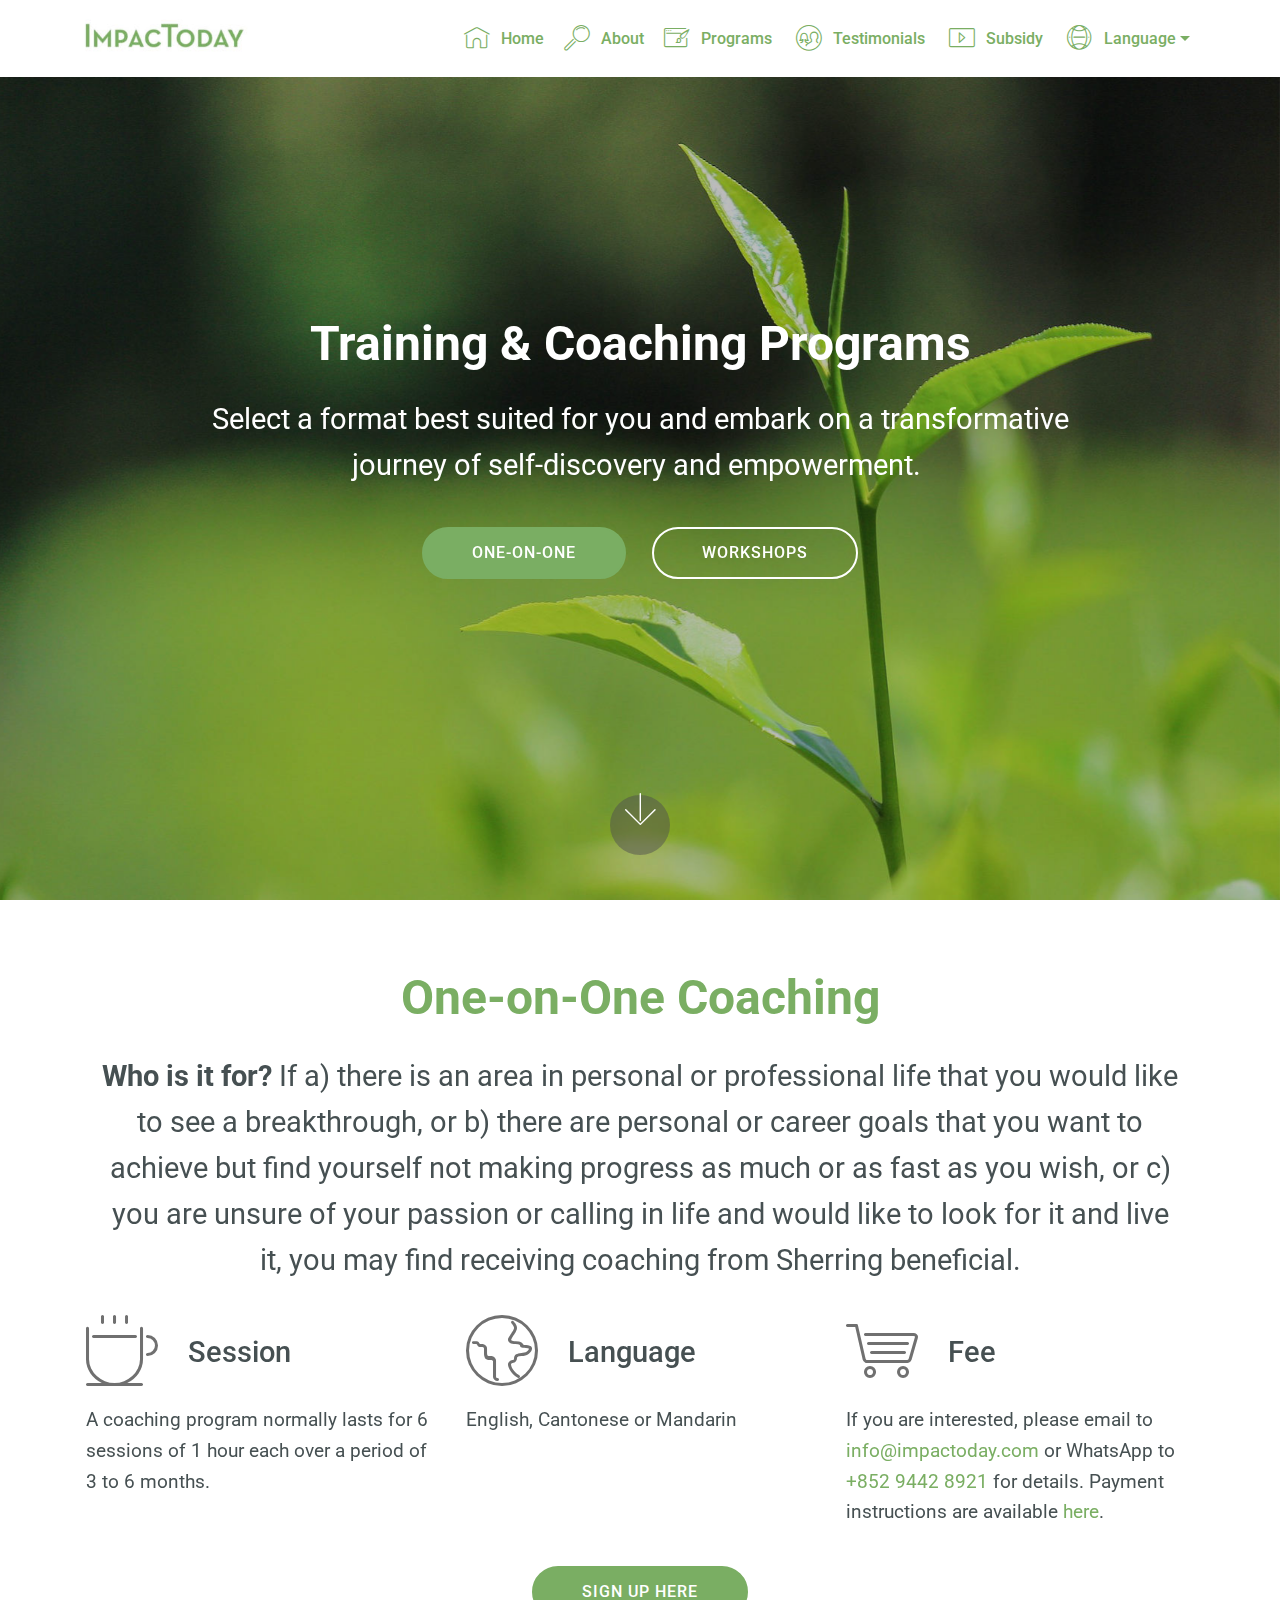
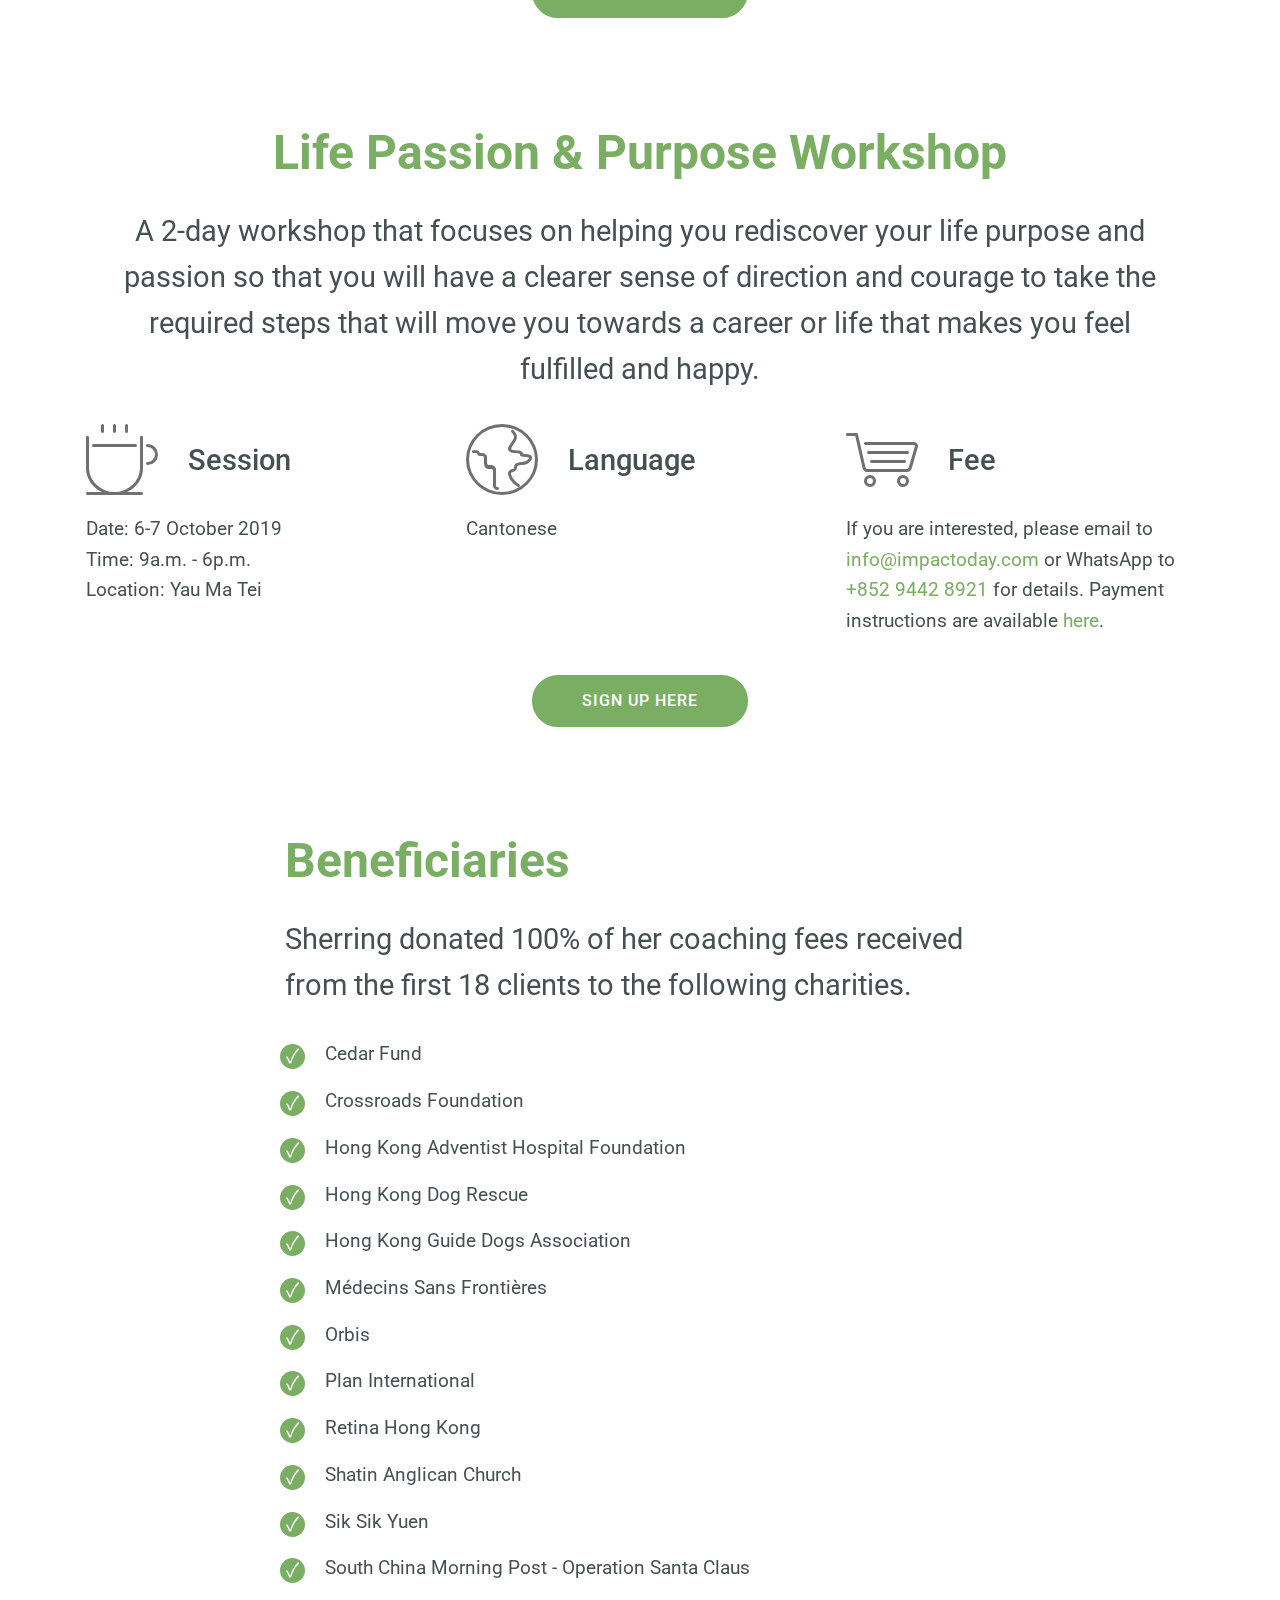
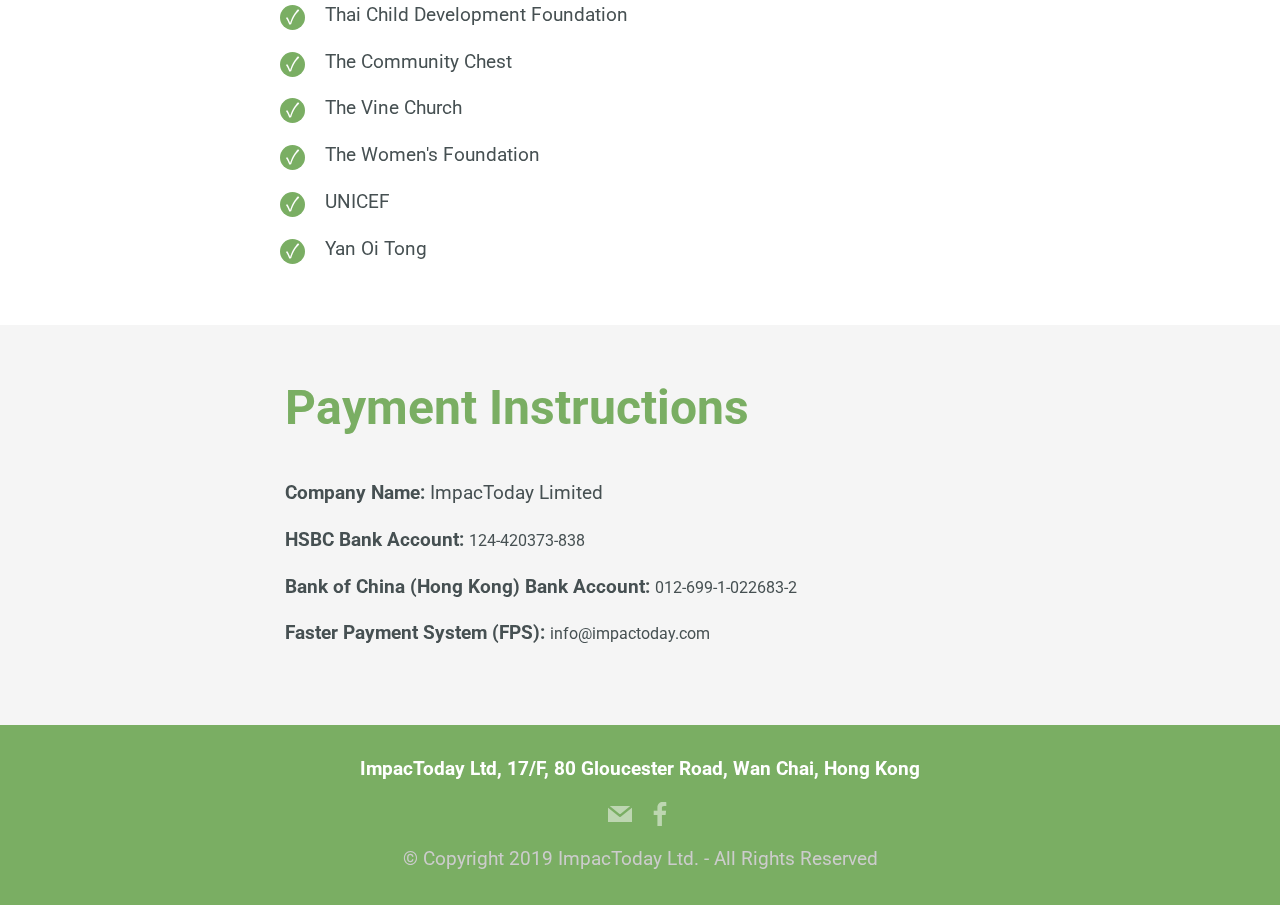
<file: Programs.html>
<!DOCTYPE html>
<html  >
<head>
  <!-- Site made with Mobirise Website Builder v4.10.15, https://mobirise.com -->
  <meta charset="UTF-8">
  <meta http-equiv="X-UA-Compatible" content="IE=edge">
  <meta name="generator" content="Mobirise v4.10.15, mobirise.com">
  <meta name="viewport" content="width=device-width, initial-scale=1, minimum-scale=1">
  <link rel="shortcut icon" href="assets/images/impactoday-logo-original-252x90.jpg" type="image/x-icon">
  <meta name="description" content="Select a format best suited for you and embark on a transformative journey of self-discovery and empowerment. ">
  
  <title>Programs</title>
  <link rel="stylesheet" href="assets/web/assets/mobirise-icons/mobirise-icons.css">
  <link rel="stylesheet" href="assets/bootstrap/css/bootstrap.min.css">
  <link rel="stylesheet" href="assets/bootstrap/css/bootstrap-grid.min.css">
  <link rel="stylesheet" href="assets/bootstrap/css/bootstrap-reboot.min.css">
  <link rel="stylesheet" href="assets/socicon/css/styles.css">
  <link rel="stylesheet" href="assets/tether/tether.min.css">
  <link rel="stylesheet" href="assets/dropdown/css/style.css">
  <link rel="stylesheet" href="assets/theme/css/style.css">
  <link rel="preload" as="style" href="assets/mobirise/css/mbr-additional.css"><link rel="stylesheet" href="assets/mobirise/css/mbr-additional.css" type="text/css">
  
  
  
</head>
<body>
  <section class="menu cid-rBftBuveuG" once="menu" id="menu1-10">

    

    <nav class="navbar navbar-expand beta-menu navbar-dropdown align-items-center navbar-fixed-top navbar-toggleable-sm">
        <button class="navbar-toggler navbar-toggler-right" type="button" data-toggle="collapse" data-target="#navbarSupportedContent" aria-controls="navbarSupportedContent" aria-expanded="false" aria-label="Toggle navigation">
            <div class="hamburger">
                <span></span>
                <span></span>
                <span></span>
                <span></span>
            </div>
        </button>
        <div class="menu-logo">
            <div class="navbar-brand">
                <span class="navbar-logo">
                    <a href="index.html">
                         <img src="assets/images/impactoday-logo-original-252x90.jpg" alt="Mobirise" title="" style="height: 3.8rem;">
                    </a>
                </span>
                
            </div>
        </div>
        <div class="collapse navbar-collapse" id="navbarSupportedContent">
            <ul class="navbar-nav nav-dropdown nav-right" data-app-modern-menu="true"><li class="nav-item">
                    <a class="nav-link link text-primary display-4" href="index.html" aria-expanded="false">
                        <span class="mbri-home mbr-iconfont mbr-iconfont-btn"></span>
                        Home</a>
                </li>
                <li class="nav-item">
                    <a class="nav-link link text-primary display-4" href="About.html">
                        <span class="mbri-search mbr-iconfont mbr-iconfont-btn"></span>
                        About</a>
                </li><li class="nav-item"><a class="nav-link link text-primary display-4" href="Programs.html"><span class="mbri-website-theme mbr-iconfont mbr-iconfont-btn"></span>Programs&nbsp;</a></li><li class="nav-item"><a class="nav-link link text-primary display-4" href="Testimonials.html"><span class="mbri-users mbr-iconfont mbr-iconfont-btn"></span>
                        Testimonials&nbsp;</a></li><li class="nav-item"><a class="nav-link link text-primary display-4" href="Subsidy.html"><span class="mbri-video mbr-iconfont mbr-iconfont-btn"></span>Subsidy&nbsp;</a></li><li class="nav-item dropdown"><a class="nav-link link text-primary dropdown-toggle display-4" href="https://testimpt.mobirisesite.com/" data-toggle="dropdown-submenu" aria-expanded="false"><span class="mbri-globe-2 mbr-iconfont mbr-iconfont-btn"></span>
                        Language</a><div class="dropdown-menu"><a class="text-primary dropdown-item display-4" href="https://testimpt.mobirisesite.com/">Chinese Site Coming Soon</a></div></li></ul>
            
        </div>
    </nav>
</section>

<section class="engine"><a href="https://mobirise.info/m">web design templates</a></section><section class="cid-rBfBqVboCc mbr-fullscreen mbr-parallax-background" id="header2-1g">

    

    <div class="mbr-overlay" style="opacity: 0.3; background-color: rgb(35, 35, 35);"></div>

    <div class="container align-center">
        <div class="row justify-content-md-center">
            <div class="mbr-white col-md-10">
                <h1 class="mbr-section-title mbr-bold pb-3 mbr-fonts-style display-2">
                    Training &amp; Coaching Programs</h1>
                
                <p class="mbr-text pb-3 mbr-fonts-style display-5">Select a format best suited for you and embark on a transformative journey of self-discovery and empowerment.&nbsp;</p>
                <div class="mbr-section-btn"><a class="btn btn-md btn-primary display-4" href="Programs.html#content1-2s">ONE-ON-ONE</a>
                    <a class="btn btn-md btn-white-outline display-4" href="Programs.html#content1-2r">WORKSHOPS</a></div>
            </div>
        </div>
    </div>
    <div class="mbr-arrow hidden-sm-down" aria-hidden="true">
        <a href="#next">
            <i class="mbri-down mbr-iconfont"></i>
        </a>
    </div>
</section>

<section class="mbr-section article content1 cid-rBnQi8t9Wg" id="content1-2s">
    
     

    <div class="container">
        <div class="media-container-row">
            <div class="mbr-text col-12 mbr-fonts-style display-2 col-md-10"><p><strong>One-on-One Coaching</strong></p></div>
        </div>
    </div>
</section>

<section class="mbr-section article content1 cid-rBnQiEXcYO" id="content1-2t">
    
     

    <div class="container">
        <div class="media-container-row">
            <div class="mbr-text col-12 mbr-fonts-style display-5 col-md-12"><p><strong>Who is it for?</strong> If a) there is an area in personal or professional life that you would like to see a breakthrough, or b) there are personal or career goals that you want to achieve but find yourself not making progress as much or as fast as you wish, or c) you are unsure of your passion or calling in life and would like to look for it and live it, ​you may find receiving coaching from Sherring beneficial.</p></div>
        </div>
    </div>
</section>

<section class="features10 cid-rBnQj9UGTW" id="features10-2u">

    

    
    <div class="container">
        <div class="row justify-content-center">
            <div class="card p-3 col-12 col-md-6 col-lg-4">
                <div class="media mb-3">
                    <div class="card-img align-self-center">
                        <span class="mbr-iconfont mbri-hot-cup"></span>
                    </div>
                    <h4 class="card-title media-body py-3 mbr-fonts-style display-5">
                        Session
                    </h4>
                </div>
                <div class="card-box">
                    <p class="mbr-text mbr-fonts-style display-7">A coaching program normally lasts for 6 sessions of 1 hour each over a period of 3 to 6 months. &nbsp;</p>
                </div>
            </div>

            <div class="card p-3 col-12 col-md-6 col-lg-4">
                <div class="media mb-3">
                    <div class="card-img align-self-center">
                        <span class="mbr-iconfont mbri-globe"></span>
                    </div>
                    <h4 class="card-title media-body py-3 mbr-fonts-style display-5">
                        Language
                    </h4>
                </div>
                <div class="card-box">
                    <p class="mbr-text mbr-fonts-style display-7">English, Cantonese or Mandarin</p>
                </div>
            </div>

            <div class="card p-3 col-12 col-md-6 col-lg-4">
                <div class="media mb-3">
                    <div class="card-img align-self-center">
                        <span class="mbr-iconfont mbri-shopping-cart"></span>
                    </div>
                    <h4 class="card-title media-body py-3 mbr-fonts-style display-5">
                        Fee
                    </h4>
                </div>
                <div class="card-box">
                    <p class="mbr-text mbr-fonts-style display-7">If you are interested, please email to <a href="mailto:info@impactoday.com">info@impactoday.com</a> or WhatsApp to <a href="https://wa.me/+852 9442 8921">+852 9442 8921</a> for details.&nbsp;Payment instructions are available <a href="Programs.html#content1-2z">here</a>. </p>
                </div>
            </div>

            
        </div>
    </div>
</section>

<section class="mbr-section content8 cid-rCzvCZ1Bwt" id="content8-2y">

    

    <div class="container">
        <div class="media-container-row title">
            <div class="col-12 col-md-8">
                <div class="mbr-section-btn align-center"><a class="btn btn-primary display-4" href="Form.html">SIGN UP HERE</a></div>
            </div>
        </div>
    </div>
</section>

<section class="mbr-section article content1 cid-rBnPJ0MdRY" id="content1-2r">
    
     

    <div class="container">
        <div class="media-container-row">
            <div class="mbr-text col-12 mbr-fonts-style display-2 col-md-10"><p><strong>Life Passion &amp; Purpose Workshop</strong></p></div>
        </div>
    </div>
</section>

<section class="mbr-section article content1 cid-rBnO35Bjws" id="content1-2m">
    
     

    <div class="container">
        <div class="media-container-row">
            <div class="mbr-text col-12 mbr-fonts-style display-5 col-md-12"><p>A 2-day workshop that focuses on helping you rediscover your life purpose and passion so that you will have a clearer sense of direction and courage to take the required steps that will move you towards a career or life that makes you feel fulfilled and happy.</p></div>
        </div>
    </div>
</section>

<section class="features10 cid-rBnNV9QBOT" id="features10-2k">

    

    
    <div class="container">
        <div class="row justify-content-center">
            <div class="card p-3 col-12 col-md-6 col-lg-4">
                <div class="media mb-3">
                    <div class="card-img align-self-center">
                        <span class="mbr-iconfont mbri-hot-cup"></span>
                    </div>
                    <h4 class="card-title media-body py-3 mbr-fonts-style display-5">
                        Session
                    </h4>
                </div>
                <div class="card-box">
                    <p class="mbr-text mbr-fonts-style display-7">Date: 6-7 October 2019 
<br>Time: 9a.m. - 6p.m. 
<br>Location: Yau Ma Tei</p>
                </div>
            </div>

            <div class="card p-3 col-12 col-md-6 col-lg-4">
                <div class="media mb-3">
                    <div class="card-img align-self-center">
                        <span class="mbr-iconfont mbri-globe"></span>
                    </div>
                    <h4 class="card-title media-body py-3 mbr-fonts-style display-5">
                        Language
                    </h4>
                </div>
                <div class="card-box">
                    <p class="mbr-text mbr-fonts-style display-7">Cantonese</p>
                </div>
            </div>

            <div class="card p-3 col-12 col-md-6 col-lg-4">
                <div class="media mb-3">
                    <div class="card-img align-self-center">
                        <span class="mbr-iconfont mbri-shopping-cart"></span>
                    </div>
                    <h4 class="card-title media-body py-3 mbr-fonts-style display-5">
                        Fee
                    </h4>
                </div>
                <div class="card-box">
                    <p class="mbr-text mbr-fonts-style display-7">If you are interested, please email to <a href="mailto:info@impactoday.com">info@impactoday.com</a> or WhatsApp to <a href="https://wa.me/+852 9442 8921">+852 9442 8921</a> for details. Payment instructions are available <a href="Programs.html#content1-2z">here</a>.&nbsp;</p>
                </div>
            </div>

            
        </div>
    </div>
</section>

<section class="mbr-section content8 cid-rBnP25lb6I" id="content8-2n">

    

    <div class="container">
        <div class="media-container-row title">
            <div class="col-12 col-md-8">
                <div class="mbr-section-btn align-center"><a class="btn btn-primary display-4" href="Form.html">SIGN UP HERE</a></div>
            </div>
        </div>
    </div>
</section>

<section class="mbr-section article content1 cid-rBfKGte6Fh" id="content1-1l">
    
     

    <div class="container">
        <div class="media-container-row">
            <div class="mbr-text col-12 mbr-fonts-style display-2 col-md-8"><p><strong>​​Beneficiaries​</strong></p></div>
        </div>
    </div>
</section>

<section class="mbr-section article content1 cid-rCphbwLVFn" id="content1-2y">
    
     

    <div class="container">
        <div class="media-container-row">
            <div class="mbr-text col-12 mbr-fonts-style display-5 col-md-8"><p>Sherring donated 100% of her coaching fees received from the first 18 clients to the following charities.&nbsp;</p></div>
        </div>
    </div>
</section>

<section class="mbr-section article content12 cid-rBfKzcwHFW" id="content12-1k">
     

    <div class="container">
        <div class="media-container-row">
            <div class="mbr-text counter-container col-12 col-md-8 mbr-fonts-style display-7">
                <ul>
                    <li>Cedar Fund
</li><li>Crossroads Foundation
</li><li>Hong Kong Adventist Hospital Foundation
</li><li>Hong Kong Dog Rescue
</li><li>Hong Kong Guide Dogs Association
</li><li>Médecins Sans Frontières
</li><li>​Orbis
</li><li>​Plan International​
</li><li>Retina Hong Kong
</li><li>Shatin Anglican Church
</li><li>Sik Sik Yuen
</li><li>South China Morning Post - Operation Santa Claus
</li><li>Thai Child Development Foundation
</li><li>The Community Chest
</li><li>The Vine Church 
</li><li>​The Women's Foundation
</li><li>​UNICEF
</li><li>Yan Oi Tong</li>
                </ul>
            </div>
        </div>
    </div>
</section>

<section class="mbr-section article content1 cid-rCzw34Ccxc" id="content1-2z">
    
     

    <div class="container">
        <div class="media-container-row">
            <div class="mbr-text col-12 mbr-fonts-style display-2 col-md-8"><p><strong>Payment Instructions</strong></p></div>
        </div>
    </div>
</section>

<section class="mbr-section article content1 cid-rCTEd69jno" id="content1-2y">
    
     

    <div class="container">
        <div class="media-container-row">
            <div class="mbr-text col-12 mbr-fonts-style display-7 col-md-8"><p><strong>Company Name: </strong>ImpacToday Limited
</p><p><strong>
</strong><strong>HSBC Bank Account: </strong><span style="font-size: 1rem;">124-420373-838&nbsp;</span></p><p><strong>
</strong><strong>Bank of China (Hong Kong) Bank Account: </strong><span style="font-size: 1rem;">012-699-1-022683-2&nbsp;</span></p><p><strong>
</strong><strong>Faster Payment System (FPS): </strong><span style="font-size: 1rem;">info@impactoday.com&nbsp;</span></p></div>
        </div>
    </div>
</section>

<section once="footers" class="cid-rBnJ1MQjg0" id="footer7-2e">

    

    

    <div class="container">
        <div class="media-container-row align-center mbr-white">
            <div class="row row-links">
                <ul class="foot-menu">
                    
                    
                    
                    
                    
                <li class="foot-menu-item mbr-fonts-style display-7"><strong>ImpacToday Ltd, 17/F, 80 Gloucester Road, Wan Chai, Hong Kong</strong></li></ul>
            </div>
            <div class="row social-row">
                <div class="social-list align-right pb-2">
                    
                    
                    
                    
                    
                    
                <div class="soc-item">
                        <a href="mailto:info@ImpacToday.com">
                            <span class="mbr-iconfont mbr-iconfont-social socicon-mail socicon" style="color: rgb(255, 255, 255); fill: rgb(255, 255, 255);"></span>
                        </a>
                    </div><div class="soc-item">
                        <a href="https://www.facebook.com/iam1000snow" target="_blank">
                            <span class="mbr-iconfont mbr-iconfont-social socicon-facebook socicon" style="color: rgb(255, 255, 255); fill: rgb(255, 255, 255);"></span>
                        </a>
                    </div></div>
            </div>
            <div class="row row-copirayt">
                <p class="mbr-text mb-0 mbr-fonts-style mbr-white align-center display-7">
                    © Copyright 2019 ImpacToday Ltd. - All Rights Reserved
                </p>
            </div>
        </div>
    </div>
</section>


  <script src="assets/web/assets/jquery/jquery.min.js"></script>
  <script src="assets/popper/popper.min.js"></script>
  <script src="assets/bootstrap/js/bootstrap.min.js"></script>
  <script src="assets/tether/tether.min.js"></script>
  <script src="assets/dropdown/js/nav-dropdown.js"></script>
  <script src="assets/dropdown/js/navbar-dropdown.js"></script>
  <script src="assets/touchswipe/jquery.touch-swipe.min.js"></script>
  <script src="assets/parallax/jarallax.min.js"></script>
  <script src="assets/smoothscroll/smooth-scroll.js"></script>
  <script src="assets/theme/js/script.js"></script>
  
  
</body>
</html>
</file>
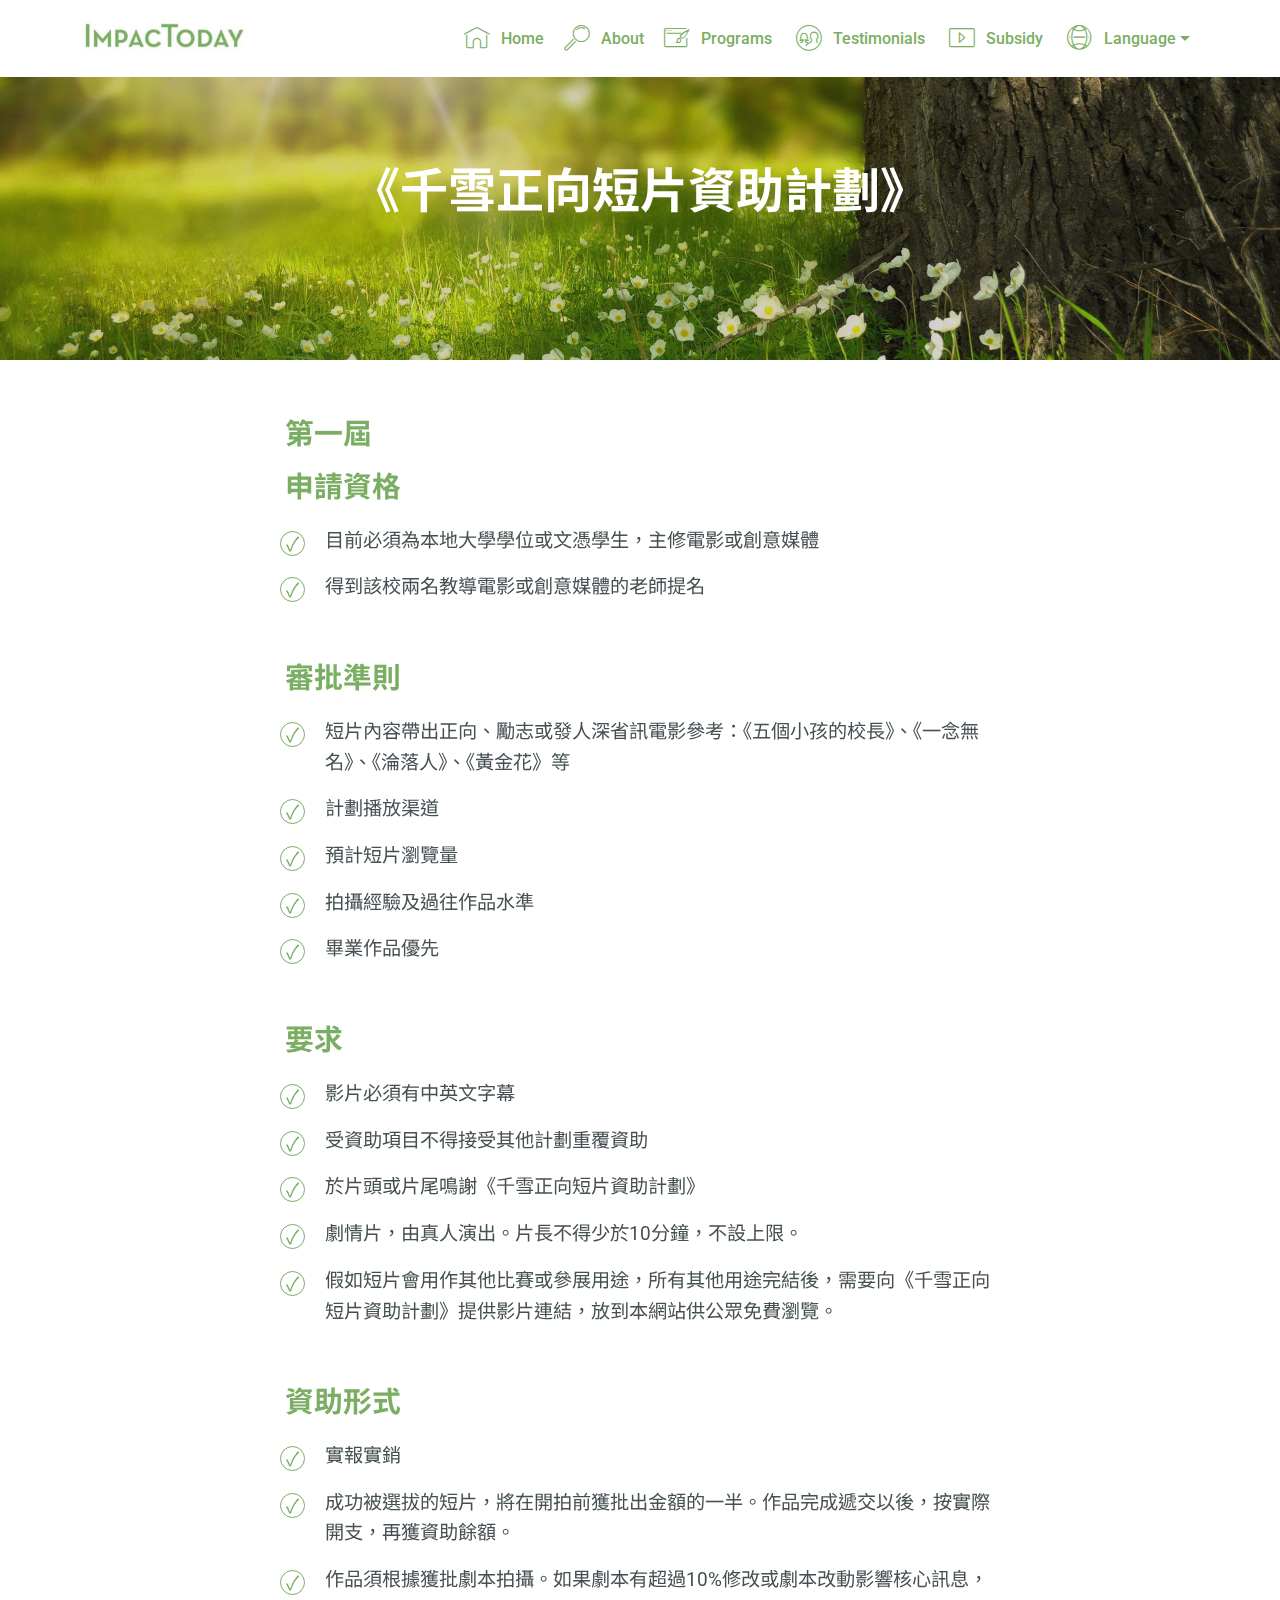
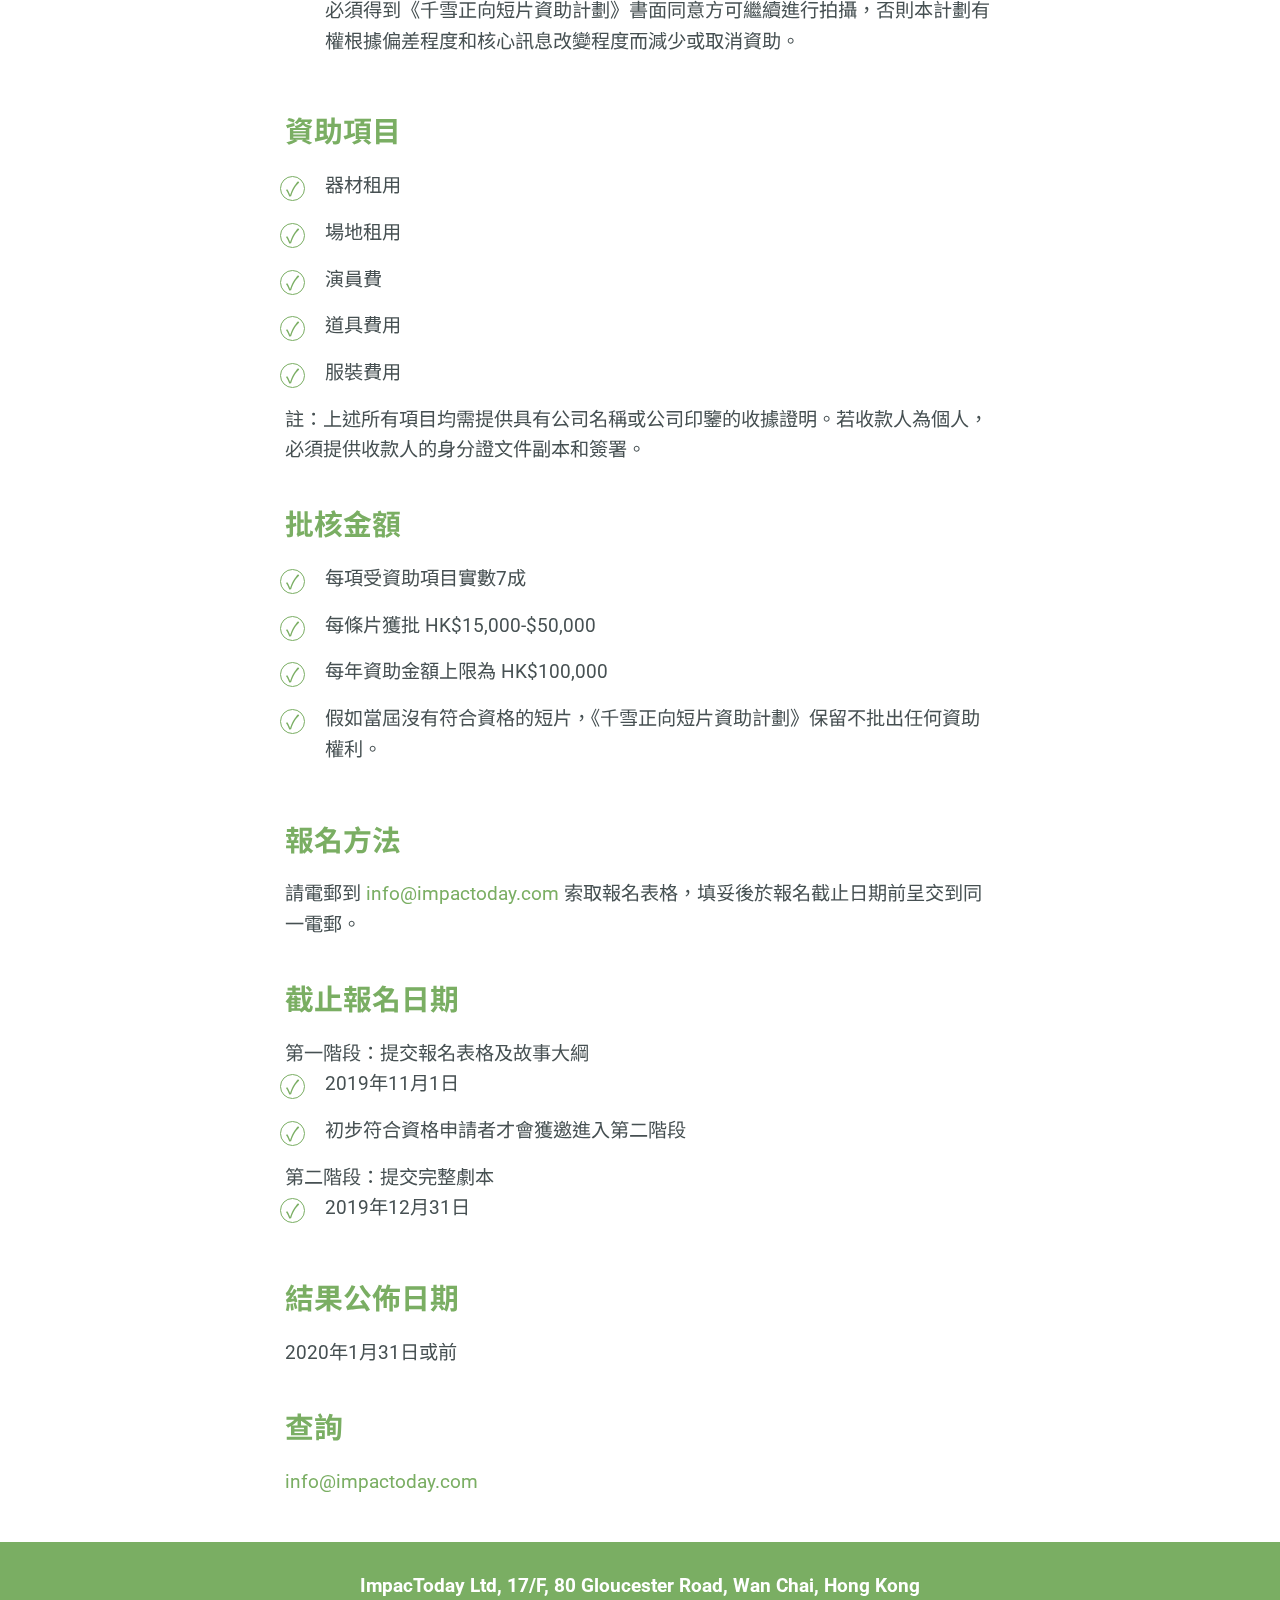
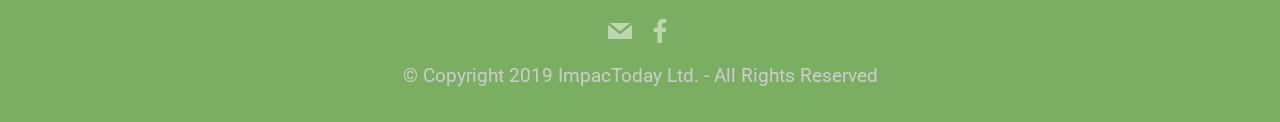
<file: Subsidy.html>
<!DOCTYPE html>
<html  >
<head>
  <!-- Site made with Mobirise Website Builder v4.10.15, https://mobirise.com -->
  <meta charset="UTF-8">
  <meta http-equiv="X-UA-Compatible" content="IE=edge">
  <meta name="generator" content="Mobirise v4.10.15, mobirise.com">
  <meta name="viewport" content="width=device-width, initial-scale=1, minimum-scale=1">
  <link rel="shortcut icon" href="assets/images/impactoday-logo-original-252x90.jpg" type="image/x-icon">
  <meta name="description" content="Website Creator Description">
  
  <title>Subsidy</title>
  <link rel="stylesheet" href="assets/web/assets/mobirise-icons/mobirise-icons.css">
  <link rel="stylesheet" href="assets/bootstrap/css/bootstrap.min.css">
  <link rel="stylesheet" href="assets/bootstrap/css/bootstrap-grid.min.css">
  <link rel="stylesheet" href="assets/bootstrap/css/bootstrap-reboot.min.css">
  <link rel="stylesheet" href="assets/socicon/css/styles.css">
  <link rel="stylesheet" href="assets/tether/tether.min.css">
  <link rel="stylesheet" href="assets/dropdown/css/style.css">
  <link rel="stylesheet" href="assets/theme/css/style.css">
  <link rel="preload" as="style" href="assets/mobirise/css/mbr-additional.css"><link rel="stylesheet" href="assets/mobirise/css/mbr-additional.css" type="text/css">
  
  
  
</head>
<body>
  <section class="menu cid-rBfiJh86Yy" once="menu" id="menu1-2x">

    

    <nav class="navbar navbar-expand beta-menu navbar-dropdown align-items-center navbar-fixed-top navbar-toggleable-sm">
        <button class="navbar-toggler navbar-toggler-right" type="button" data-toggle="collapse" data-target="#navbarSupportedContent" aria-controls="navbarSupportedContent" aria-expanded="false" aria-label="Toggle navigation">
            <div class="hamburger">
                <span></span>
                <span></span>
                <span></span>
                <span></span>
            </div>
        </button>
        <div class="menu-logo">
            <div class="navbar-brand">
                <span class="navbar-logo">
                    <a href="index.html">
                         <img src="assets/images/impactoday-logo-original-252x90.jpg" alt="Mobirise" title="" style="height: 3.8rem;">
                    </a>
                </span>
                
            </div>
        </div>
        <div class="collapse navbar-collapse" id="navbarSupportedContent">
            <ul class="navbar-nav nav-dropdown nav-right" data-app-modern-menu="true"><li class="nav-item">
                    <a class="nav-link link text-primary display-4" href="index.html" aria-expanded="false">
                        <span class="mbri-home mbr-iconfont mbr-iconfont-btn"></span>
                        Home</a>
                </li>
                <li class="nav-item">
                    <a class="nav-link link text-primary display-4" href="About.html">
                        <span class="mbri-search mbr-iconfont mbr-iconfont-btn"></span>
                        About</a>
                </li><li class="nav-item"><a class="nav-link link text-primary display-4" href="Programs.html"><span class="mbri-website-theme mbr-iconfont mbr-iconfont-btn"></span>Programs&nbsp;</a></li><li class="nav-item"><a class="nav-link link text-primary display-4" href="Testimonials.html"><span class="mbri-users mbr-iconfont mbr-iconfont-btn"></span>
                        Testimonials&nbsp;</a></li><li class="nav-item"><a class="nav-link link text-primary display-4" href="Subsidy.html"><span class="mbri-video mbr-iconfont mbr-iconfont-btn"></span>Subsidy&nbsp;</a></li><li class="nav-item dropdown"><a class="nav-link link text-primary dropdown-toggle display-4" href="https://testimpt.mobirisesite.com/" data-toggle="dropdown-submenu" aria-expanded="false"><span class="mbri-globe-2 mbr-iconfont mbr-iconfont-btn"></span>
                        Language</a><div class="dropdown-menu"><a class="text-primary dropdown-item display-4" href="https://testimpt.mobirisesite.com/">Chinese Site Coming Soon</a></div></li></ul>
            
        </div>
    </nav>
</section>

<section class="engine"><a href="https://mobirise.info/j">website templates</a></section><section class="mbr-section content5 cid-rCQQD46A3m mbr-parallax-background" id="content5-30">

    

    <div class="mbr-overlay" style="opacity: 0.2; background-color: rgb(35, 35, 35);">
    </div>

    <div class="container">
        <div class="media-container-row">
            <div class="title col-12 col-md-8">
                <h2 class="align-center mbr-bold mbr-white pb-3 mbr-fonts-style display-2">
                    <br>《千雪正向短片資助計劃》
                    </h2>
                
                
                
            </div>
        </div>
    </div>
</section>

<section class="mbr-section content4 cid-rCQV90nCc81" id="content4-38">

    

    <div class="container">
        <div class="media-container-row">
            <div class="title col-12 col-md-8">
                <h2 class="align-center pb-3 mbr-fonts-style display-5"><strong>
                    第一屆</strong></h2>
                
                
            </div>
        </div>
    </div>
</section>

<section class="mbr-section content4 cid-rCQV90nCc8" id="content4-38">

    

    <div class="container">
        <div class="media-container-row">
            <div class="title col-12 col-md-8">
                <h2 class="align-center pb-3 mbr-fonts-style display-5"><strong>
                    申請資格</strong></h2>
                
                
            </div>
        </div>
    </div>
</section>

<section class="mbr-section article content12 cid-rCQVr6IOuV" id="content12-3a">
     

    <div class="container">
        <div class="media-container-row">
            <div class="mbr-text counter-container col-12 col-md-8 mbr-fonts-style display-7">
                <ul>
                    <li>目前必須為本地大學學位或文憑學生，主修電影或創意媒體
</li>
                    <li>得到該校兩名教導電影或創意媒體的老師提名
</li>
                </ul>
            </div>
        </div>
    </div>
</section>

<section class="mbr-section content4 cid-rCQVJdewZU" id="content4-3b">

    

    <div class="container">
        <div class="media-container-row">
            <div class="title col-12 col-md-8">
                <h2 class="align-center pb-3 mbr-fonts-style display-5"><strong>審批準則</strong></h2>
                
                
            </div>
        </div>
    </div>
</section>

<section class="mbr-section article content12 cid-rCQVJAdneb" id="content12-3c">
     

    <div class="container">
        <div class="media-container-row">
            <div class="mbr-text counter-container col-12 col-md-8 mbr-fonts-style display-7">
                <ul>
                    <li>短片內容帶出正向、勵志或發人深省訊電影參考：《五個小孩的校長》、《一念無名》、《淪落人》、《黃金花》等</li><li>計劃播放渠道
</li><li>預計短片瀏覽量
</li><li>拍攝經驗及過往作品水準</li><li>畢業作品優先</li>
                </ul>
            </div>
        </div>
    </div>
</section>

<section class="mbr-section content4 cid-rCQVTIcUJZ" id="content4-3d">

    

    <div class="container">
        <div class="media-container-row">
            <div class="title col-12 col-md-8">
                <h2 class="align-center pb-3 mbr-fonts-style display-5"><strong>
                    要求</strong></h2>
                
                
            </div>
        </div>
    </div>
</section>

<section class="mbr-section article content12 cid-rCQVU1Hkzp" id="content12-3e">
     

    <div class="container">
        <div class="media-container-row">
            <div class="mbr-text counter-container col-12 col-md-8 mbr-fonts-style display-7">
                <ul>
                    <li>影片必須有中英文字幕
</li><li>受資助項目不得接受其他計劃重覆資助
</li><li>於片頭或片尾鳴謝《千雪正向短片資助計劃》
</li><li>劇情片，由真人演出。片長不得少於10分鐘，不設上限。</li><li>假如短片會用作其他比賽或參展用途，所有其他用途完結後，需要向《千雪正向短片資助計劃》提供影片連結，放到本網站供公眾免費瀏覽。</li>
                </ul>
            </div>
        </div>
    </div>
</section>

<section class="mbr-section content4 cid-rCQWdilumi" id="content4-3f">

    

    <div class="container">
        <div class="media-container-row">
            <div class="title col-12 col-md-8">
                <h2 class="align-center pb-3 mbr-fonts-style display-5"><strong>資助形式</strong></h2>
                
                
            </div>
        </div>
    </div>
</section>

<section class="mbr-section article content12 cid-rCQWdBY1nO" id="content12-3g">
     

    <div class="container">
        <div class="media-container-row">
            <div class="mbr-text counter-container col-12 col-md-8 mbr-fonts-style display-7">
                <ul>
                    <li>實報實銷</li>
                    <li>成功被選拔的短片，將在開拍前獲批出金額的一半。作品完成遞交以後，按實際開支，再獲資助餘額。</li>
                    <li>作品須根據獲批劇本拍攝。如果劇本有超過10%修改或劇本改動影響核心訊息，必須得到《千雪正向短片資助計劃》書面同意方可繼續進行拍攝，否則本計劃有權根據偏差程度和核心訊息改變程度而減少或取消資助。</li>
                </ul>
            </div>
        </div>
    </div>
</section>

<section class="mbr-section content4 cid-rCQWl12gjH" id="content4-3h">

    

    <div class="container">
        <div class="media-container-row">
            <div class="title col-12 col-md-8">
                <h2 class="align-center pb-3 mbr-fonts-style display-5"><strong>資助項目</strong></h2>
                
                
            </div>
        </div>
    </div>
</section>

<section class="mbr-section article content12 cid-rCQWllSAjd" id="content12-3i">
     

    <div class="container">
        <div class="media-container-row">
            <div class="mbr-text counter-container col-12 col-md-8 mbr-fonts-style display-7">
                <ul>
                    <li>器材租用
</li><li>場地租用
</li><li>演員費
</li><li>道具費用
</li><li>服裝費用
</li>
                </ul>
<span>註：上述所有項目均需提供具有公司名稱或公司印鑒的收據證明。若收款人為個人，必須提供收款人的身分證文件副本和簽署。</span>
            </div>
        </div>
    </div>
</section>

<section class="mbr-section content4 cid-rCQWtuoJGD" id="content4-3j">

    

    <div class="container">
        <div class="media-container-row">
            <div class="title col-12 col-md-8">
                <h2 class="align-center pb-3 mbr-fonts-style display-5"><strong>批核金額</strong></h2>
                
                
            </div>
        </div>
    </div>
</section>

<section class="mbr-section article content12 cid-rCQWtSiyMM" id="content12-3k">
     

    <div class="container">
        <div class="media-container-row">
            <div class="mbr-text counter-container col-12 col-md-8 mbr-fonts-style display-7">
                <ul>
                    <li>每項受資助項目實數7成
</li><li>每條片獲批 HK$15,000-$50,000
</li><li>每年資助金額上限為 HK$100,000
</li><li>假如當屆沒有符合資格的短片，《千雪正向短片資助計劃》保留不批出任何資助權利。</li>
                </ul>
            </div>
        </div>
    </div>
</section>

<section class="mbr-section content4 cid-rCQWCUp5Oy" id="content4-3l">

    

    <div class="container">
        <div class="media-container-row">
            <div class="title col-12 col-md-8">
                <h2 class="align-center pb-3 mbr-fonts-style display-5"><strong>報名方法</strong></h2>
                
                
            </div>
        </div>
    </div>
</section>

<section class="mbr-section article content12 cid-rCQWDajAfe" id="content12-3m">
     

    <div class="container">
        <div class="media-container-row">
            <div class="mbr-text counter-container col-12 col-md-8 mbr-fonts-style display-7">
            請電郵到&nbsp;<a href="mailto:info@impactoday.com">info@impactoday.com</a>&nbsp;索取報名表格，填妥後於報名截止日期前呈交到同一電郵。
            </div>
        </div>
    </div>
</section>

<section class="mbr-section content4 cid-rCQWIZ8dxc" id="content4-3n">

    

    <div class="container">
        <div class="media-container-row">
            <div class="title col-12 col-md-8">
                <h2 class="align-center pb-3 mbr-fonts-style display-5"><strong>截止報名日期</strong></h2>
                
                
            </div>
        </div>
    </div>
</section>

<section class="mbr-section article content12 cid-rCQWJflF7A" id="content12-3o">
     

    <div class="container">
        <div class="media-container-row">
            <div class="mbr-text counter-container col-12 col-md-8 mbr-fonts-style display-7">
                第一階段：提交報名表格及故事大綱
                <ul>
                	<li>2019年11月1日</li>
                    <li>初步符合資格申請者才會獲邀進入第二階段</li>
                </ul>
                第二階段：提交完整劇本
                <ul>
                    <li>2019年12月31日</li>
                </ul>
            </div>
        </div>
    </div>
</section>

<section class="mbr-section content4 cid-rCQY4Q2srC" id="content4-3r">

    

    <div class="container">
        <div class="media-container-row">
            <div class="title col-12 col-md-8">
                <h2 class="align-center pb-3 mbr-fonts-style display-5"><strong>結果公佈日期</strong></h2>
                
                
            </div>
        </div>
    </div>
</section>

<section class="mbr-section article content12 cid-rCQY5enLIr" id="content12-3s">
     

    <div class="container">
        <div class="media-container-row">
            <div class="mbr-text counter-container col-12 col-md-8 mbr-fonts-style display-7">
            2020年1月31日或前
            </div>
        </div>
    </div>
</section>

<section class="mbr-section content4 cid-rCQYrjYJen" id="content4-3t">

    

    <div class="container">
        <div class="media-container-row">
            <div class="title col-12 col-md-8">
                <h2 class="align-center pb-3 mbr-fonts-style display-5"><strong>查詢</strong></h2>
                
                
            </div>
        </div>
    </div>
</section>

<section class="mbr-section article content12 cid-rCQYrBrc6f" id="content12-3u">
     

    <div class="container">
        <div class="media-container-row">
            <div class="mbr-text counter-container col-12 col-md-8 mbr-fonts-style display-7">
                    <strong><a href="mailto:info@impactoday.com">info@impactoday.com</a></strong>
            </div>
        </div>
    </div>
</section>

<section once="footers" class="cid-rBnJ1MQjg0" id="footer7-2y">

    

    

    <div class="container">
        <div class="media-container-row align-center mbr-white">
            <div class="row row-links">
                <ul class="foot-menu">
                    
                    
                    
                    
                    
                <li class="foot-menu-item mbr-fonts-style display-7"><strong>ImpacToday Ltd, 17/F, 80 Gloucester Road, Wan Chai, Hong Kong</strong></li></ul>
            </div>
            <div class="row social-row">
                <div class="social-list align-right pb-2">
                    
                    
                    
                    
                    
                    
                <div class="soc-item">
                        <a href="mailto:info@ImpacToday.com">
                            <span class="mbr-iconfont mbr-iconfont-social socicon-mail socicon" style="color: rgb(255, 255, 255); fill: rgb(255, 255, 255);"></span>
                        </a>
                    </div><div class="soc-item">
                        <a href="https://www.facebook.com/iam1000snow" target="_blank">
                            <span class="mbr-iconfont mbr-iconfont-social socicon-facebook socicon" style="color: rgb(255, 255, 255); fill: rgb(255, 255, 255);"></span>
                        </a>
                    </div></div>
            </div>
            <div class="row row-copirayt">
                <p class="mbr-text mb-0 mbr-fonts-style mbr-white align-center display-7">
                    © Copyright 2019 ImpacToday Ltd. - All Rights Reserved
                </p>
            </div>
        </div>
    </div>
</section>


  <script src="assets/web/assets/jquery/jquery.min.js"></script>
  <script src="assets/popper/popper.min.js"></script>
  <script src="assets/bootstrap/js/bootstrap.min.js"></script>
  <script src="assets/tether/tether.min.js"></script>
  <script src="assets/parallax/jarallax.min.js"></script>
  <script src="assets/dropdown/js/nav-dropdown.js"></script>
  <script src="assets/dropdown/js/navbar-dropdown.js"></script>
  <script src="assets/touchswipe/jquery.touch-swipe.min.js"></script>
  <script src="assets/smoothscroll/smooth-scroll.js"></script>
  <script src="assets/theme/js/script.js"></script>
  
  
</body>
</html>
</file>
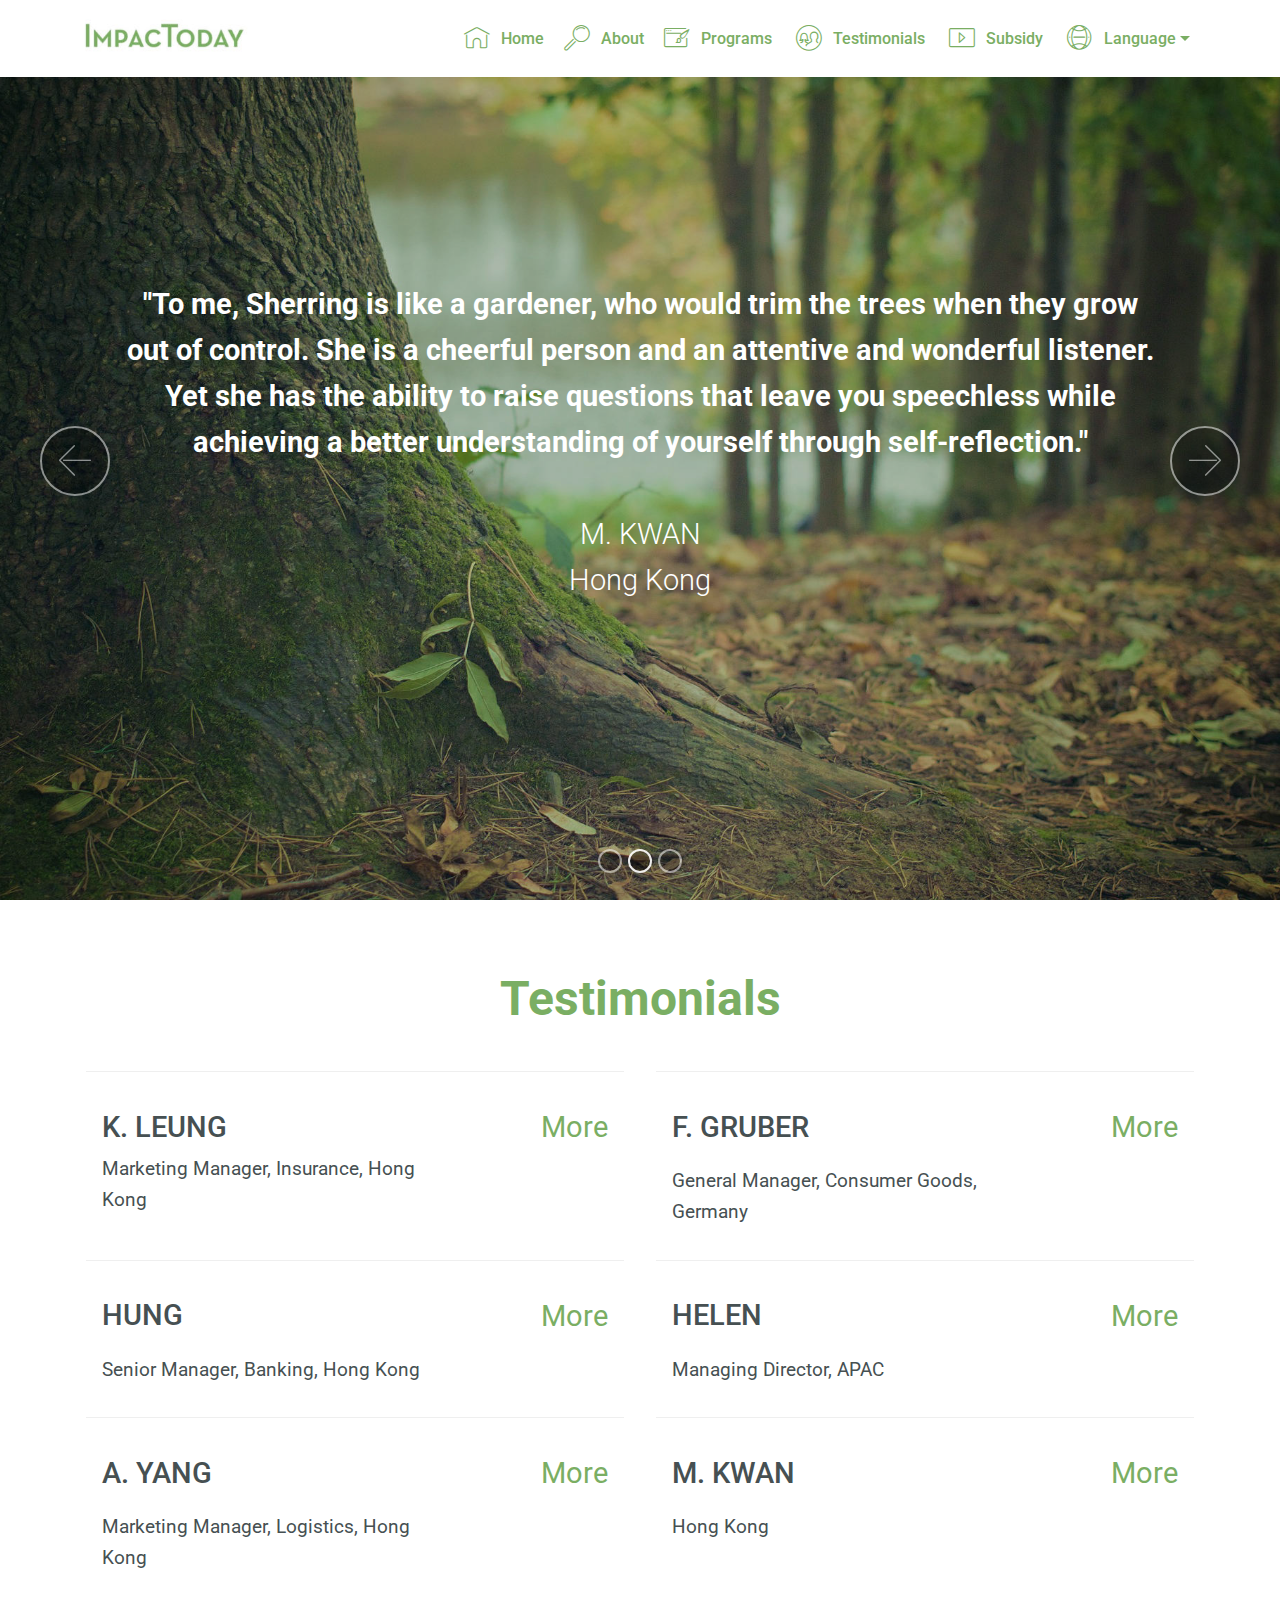
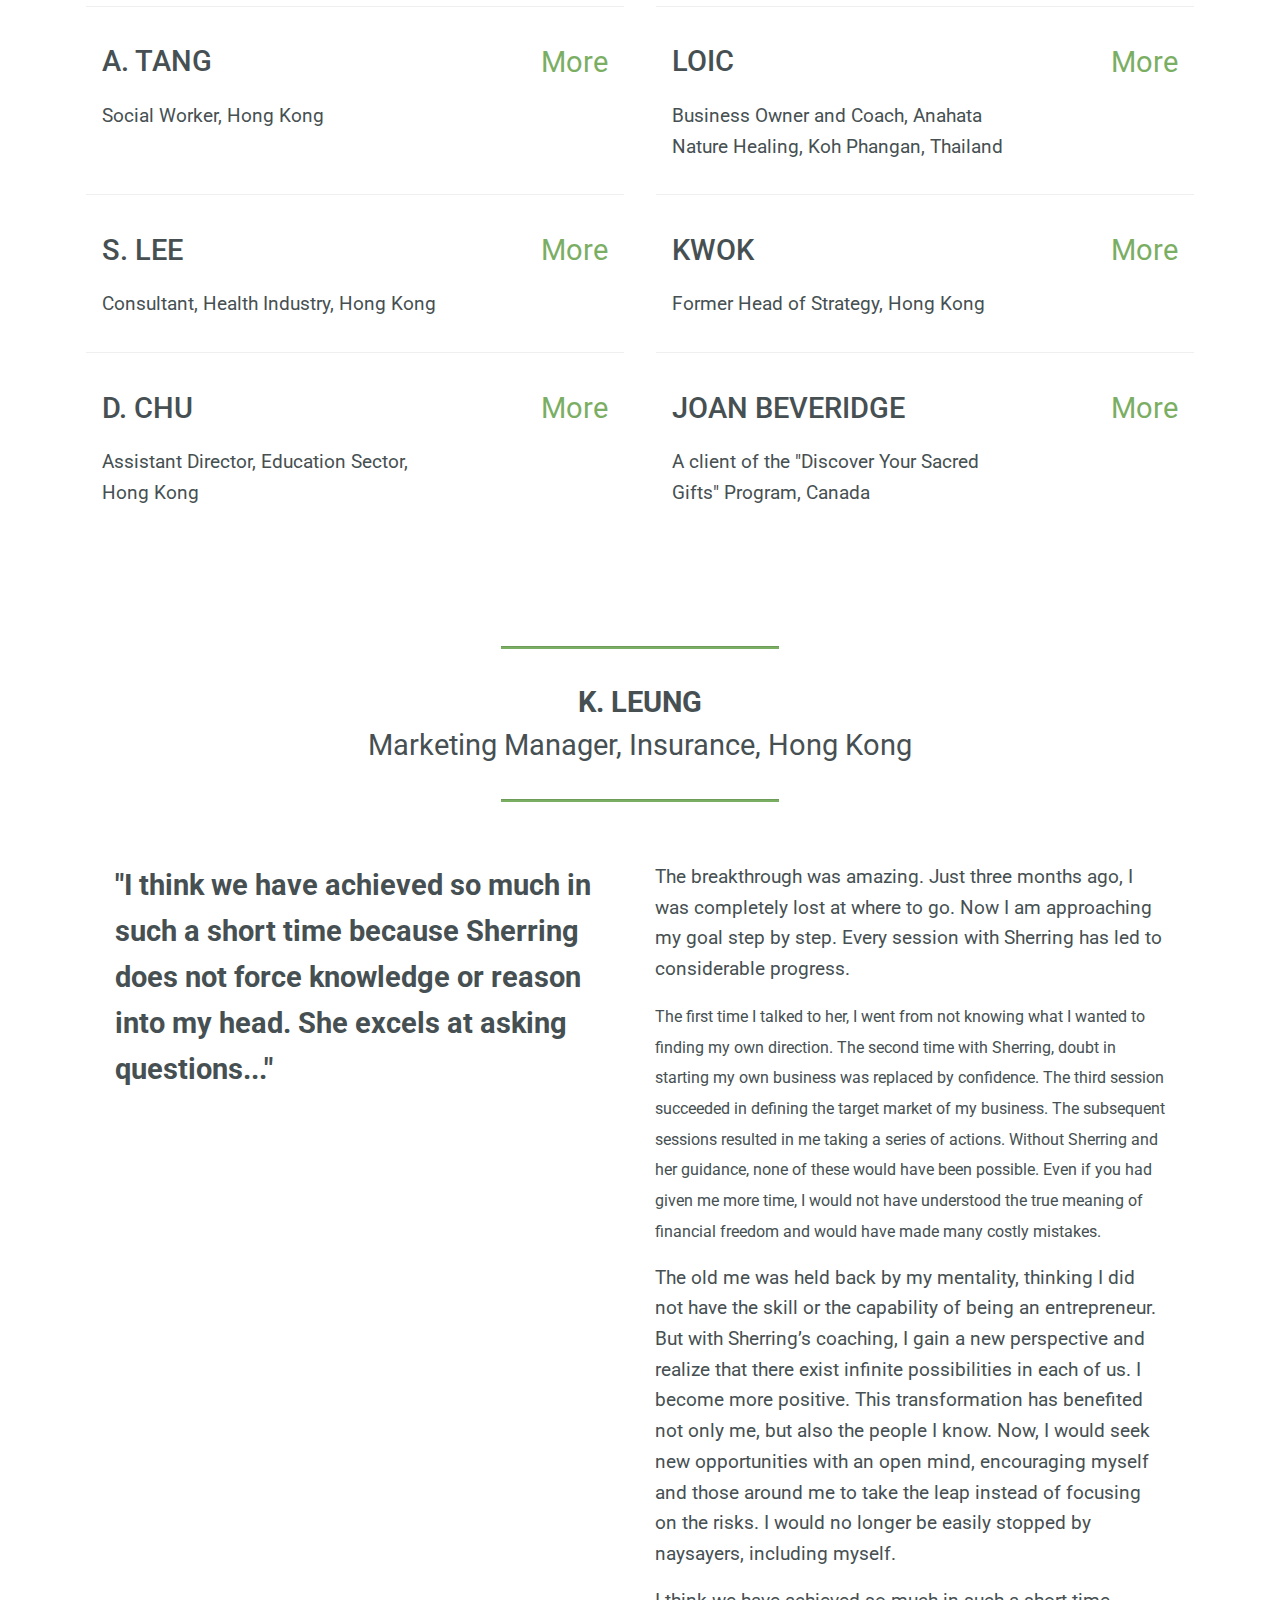
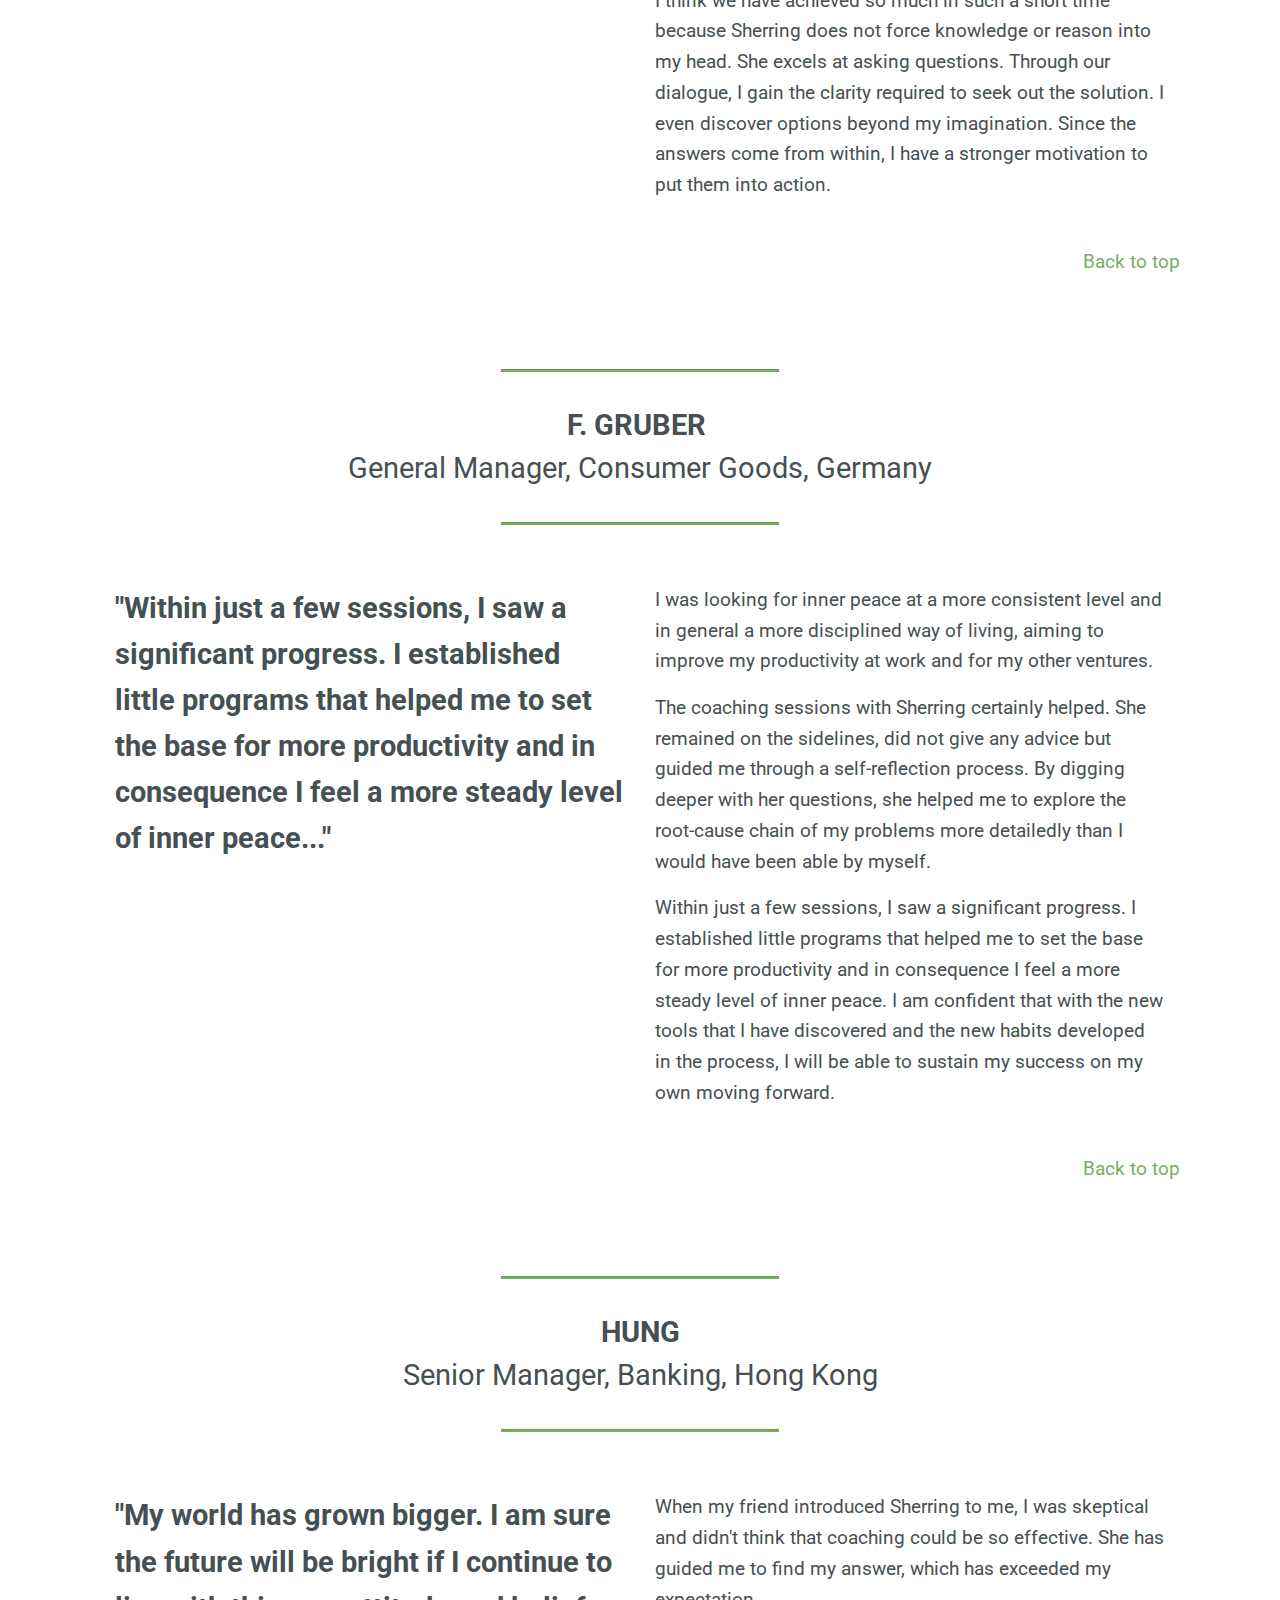
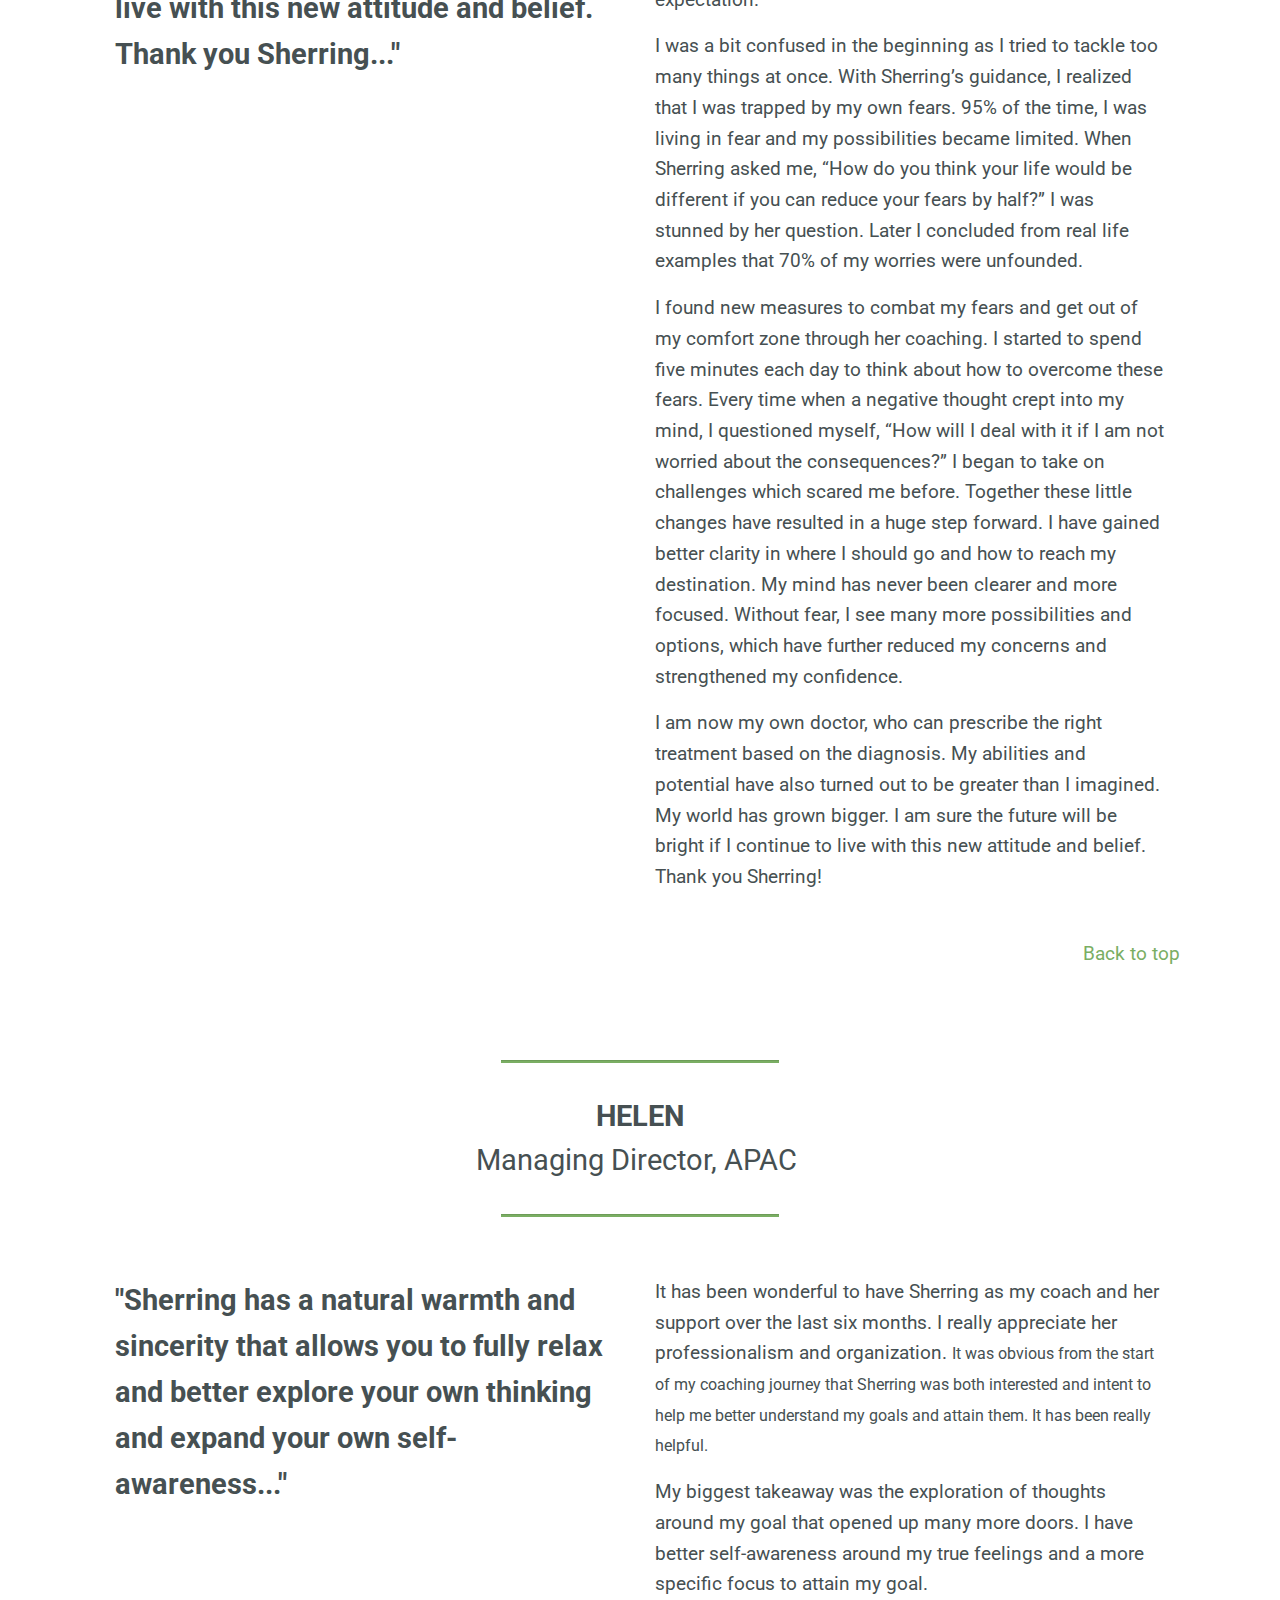
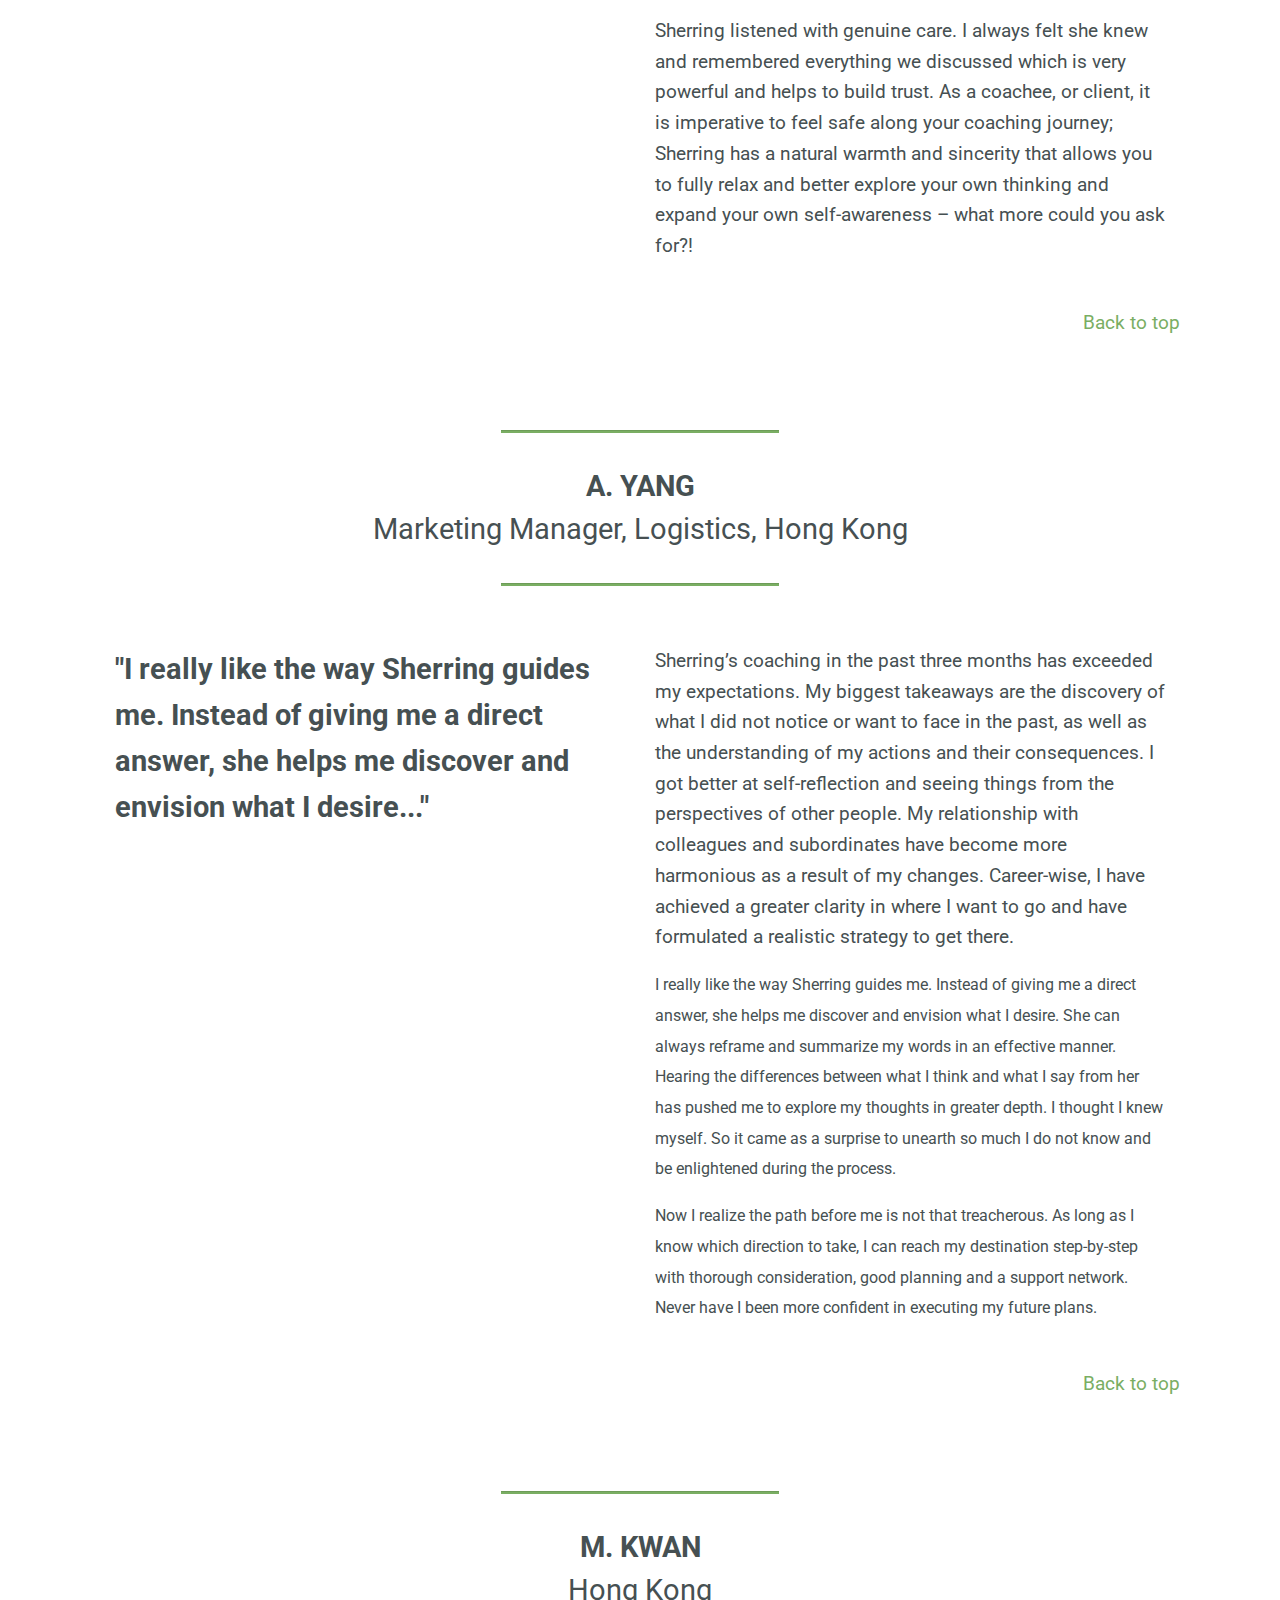
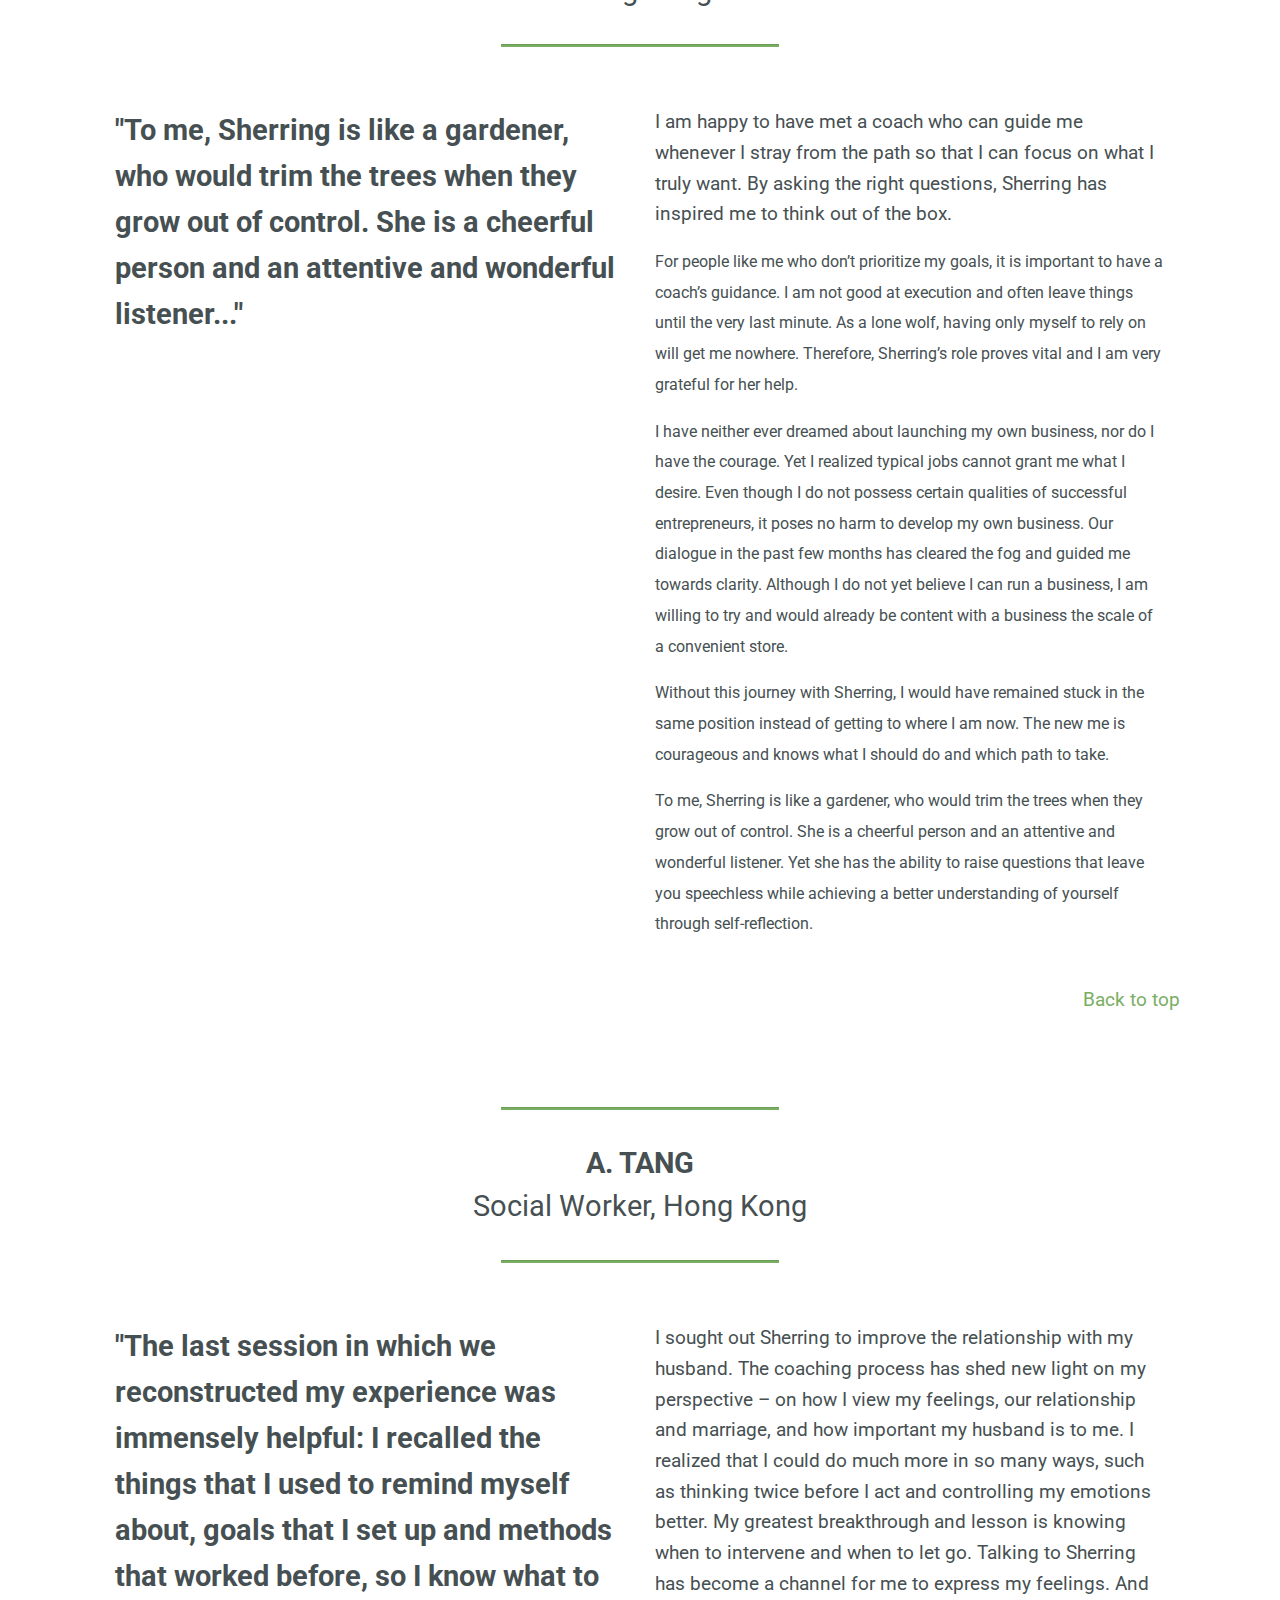
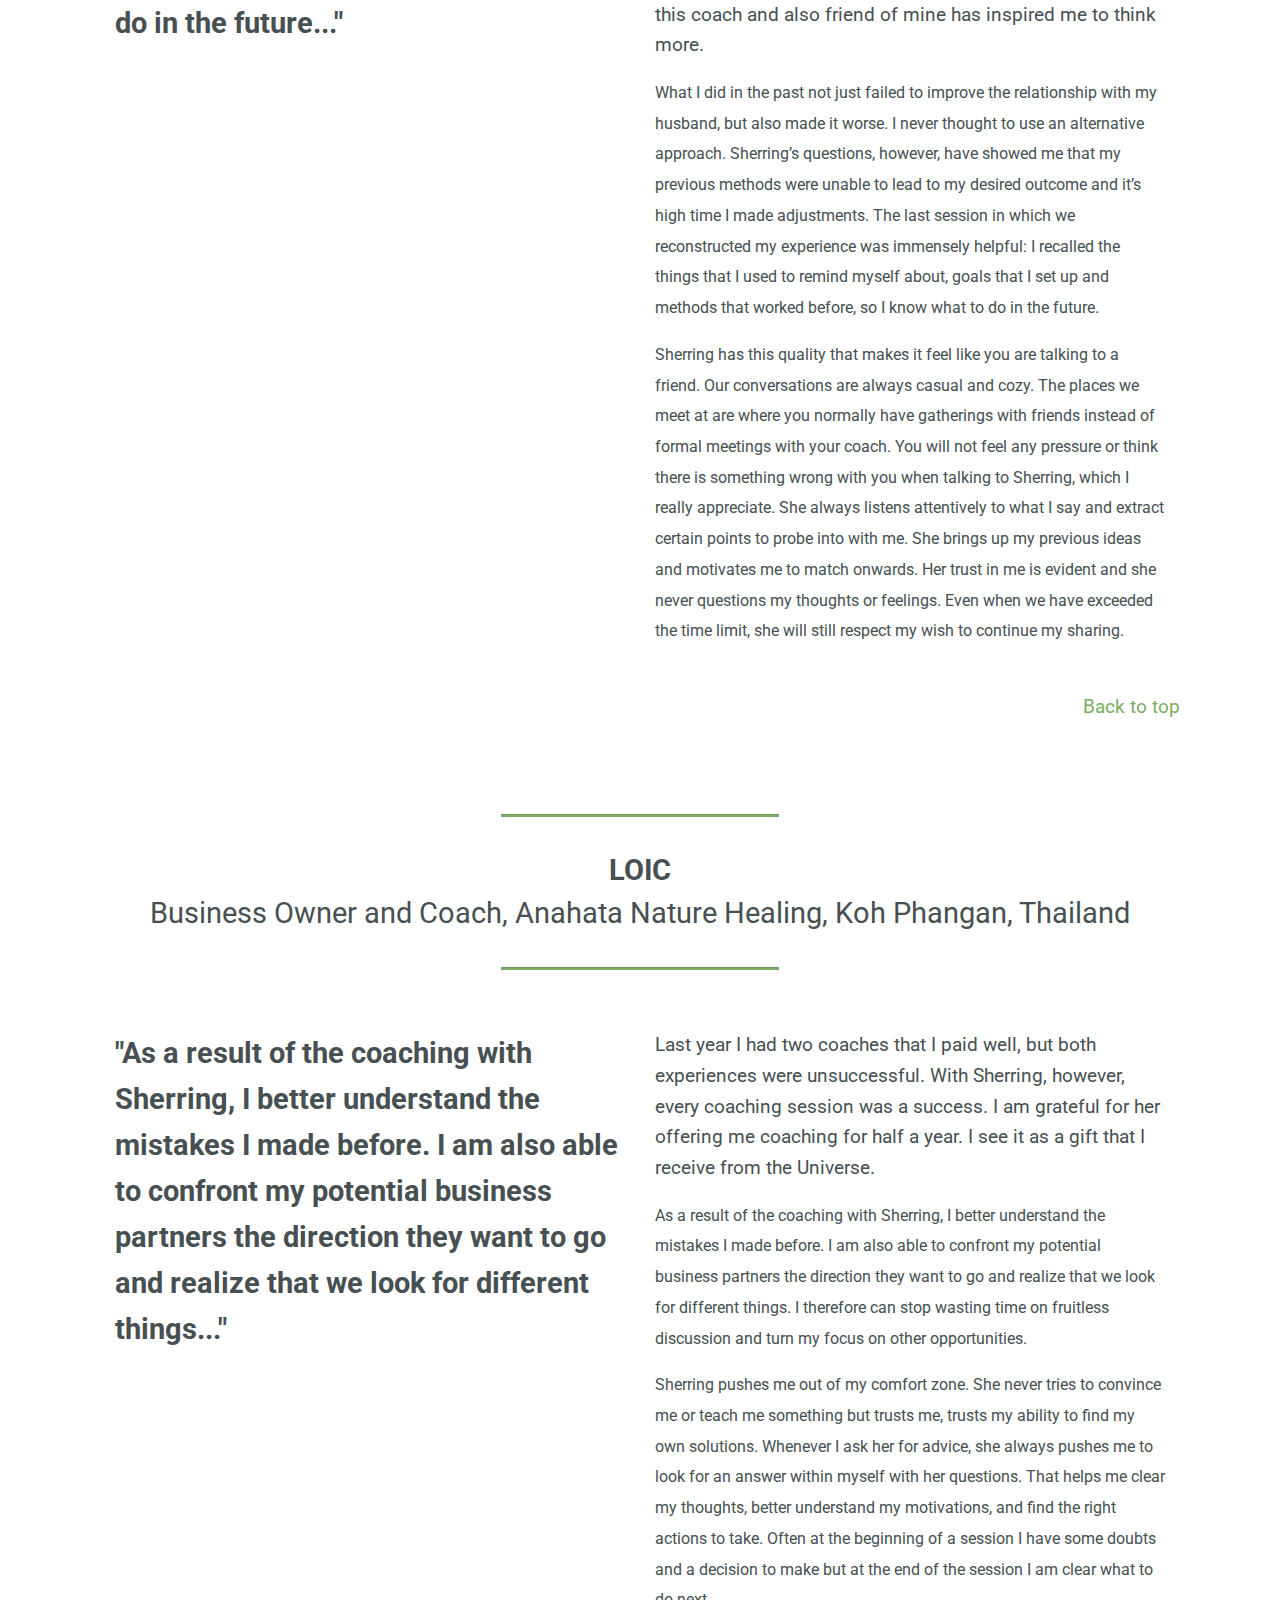
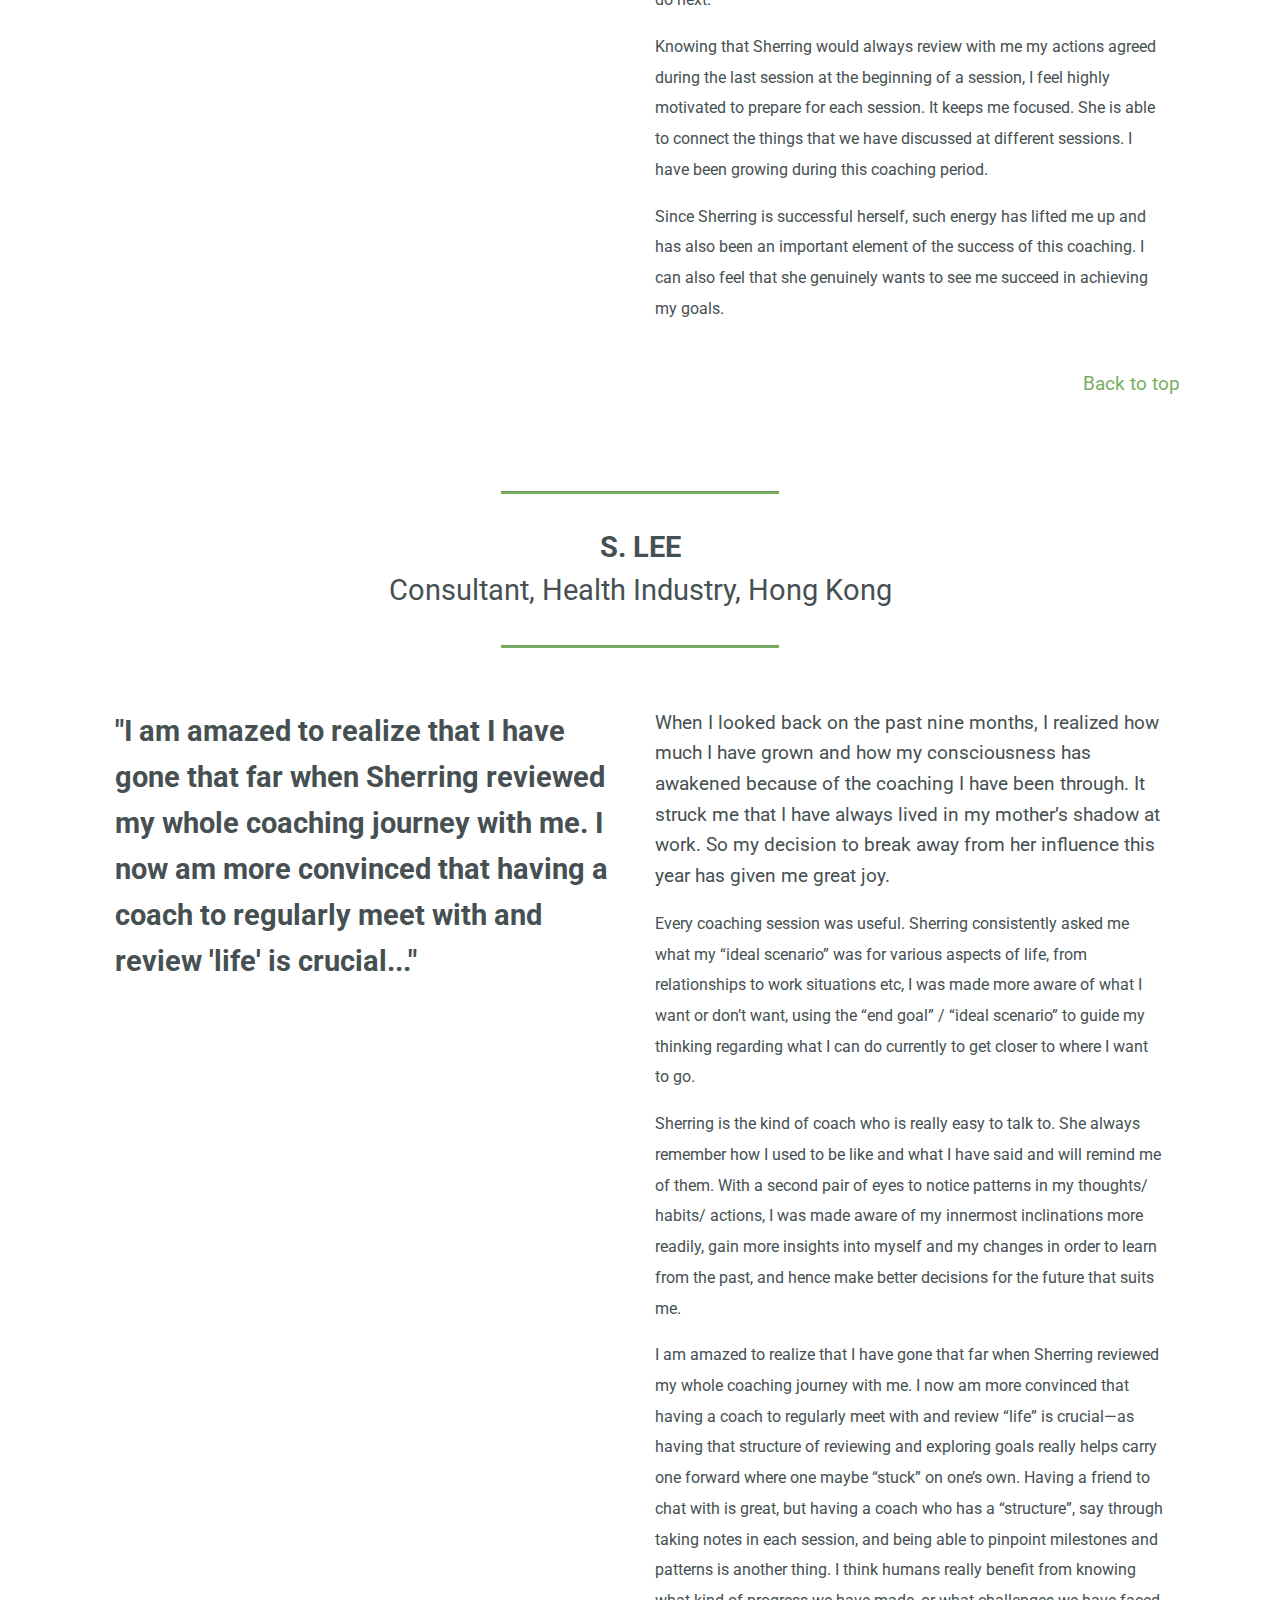
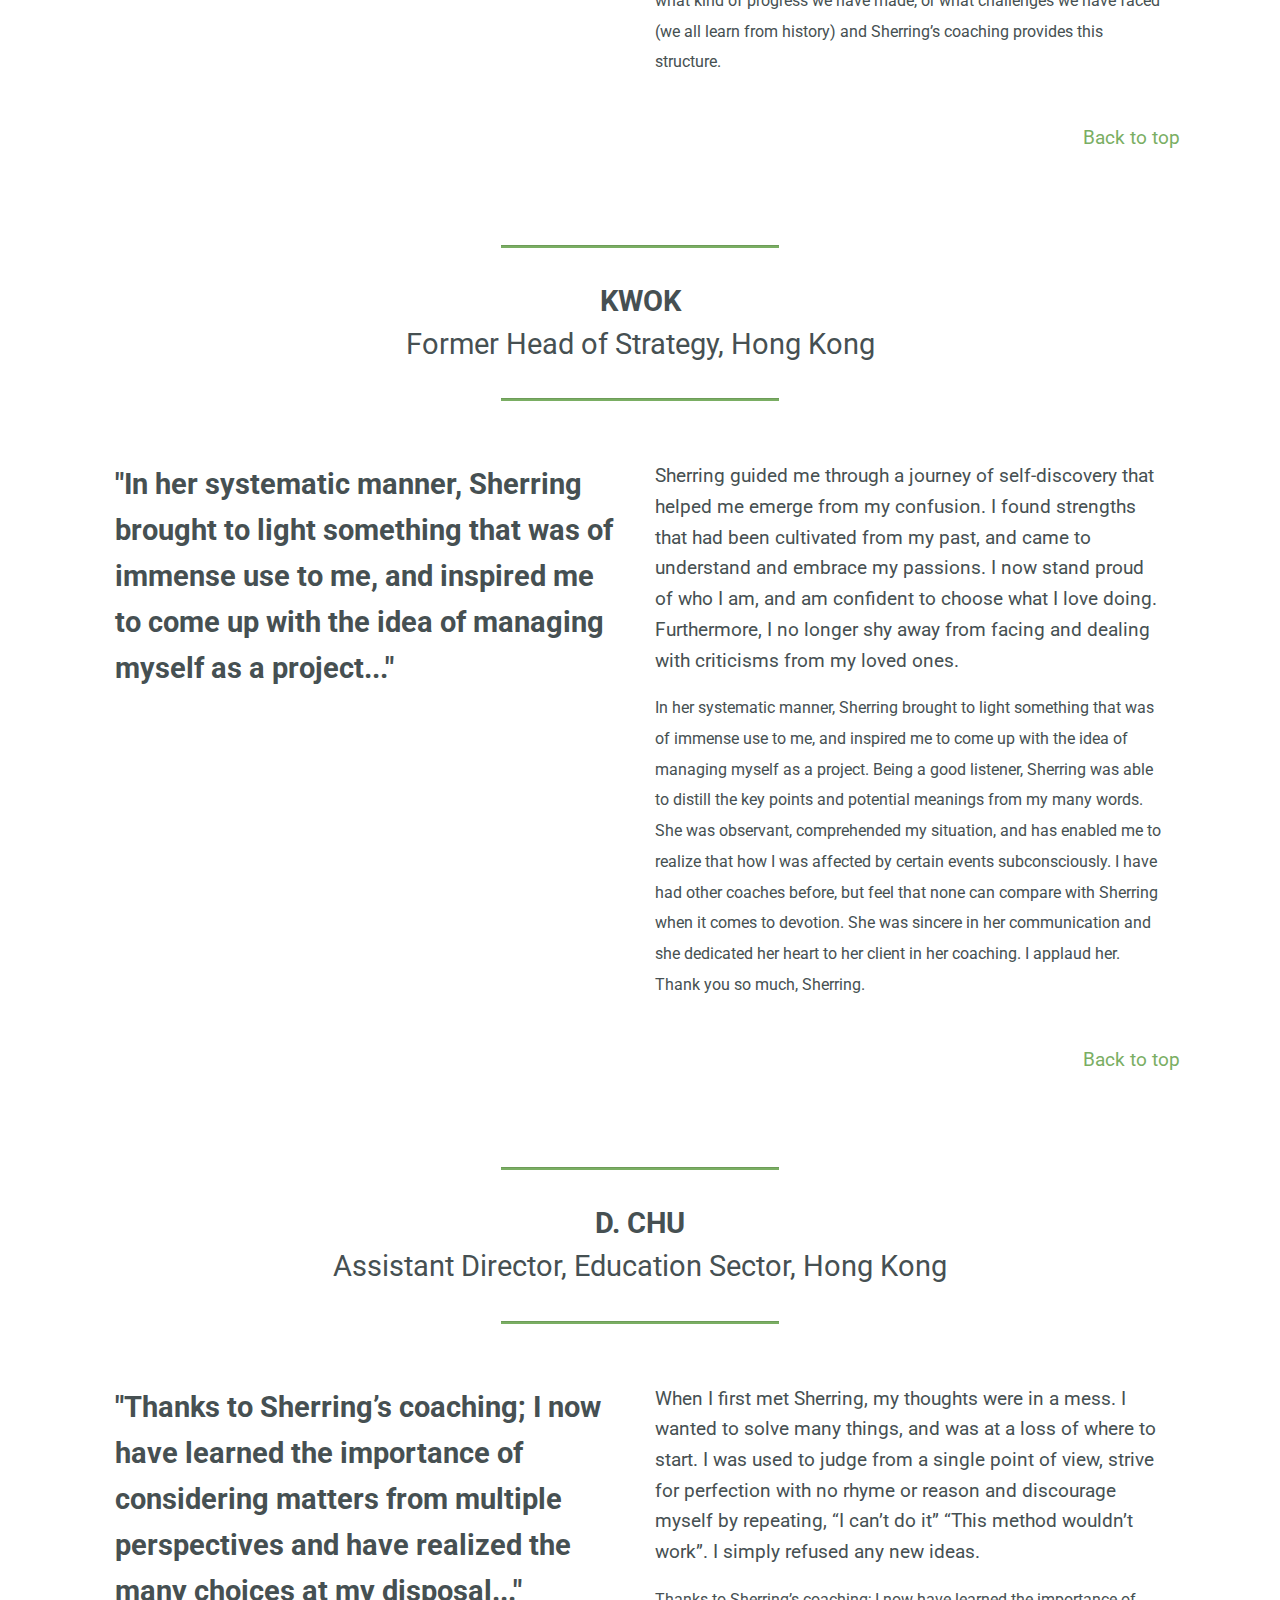
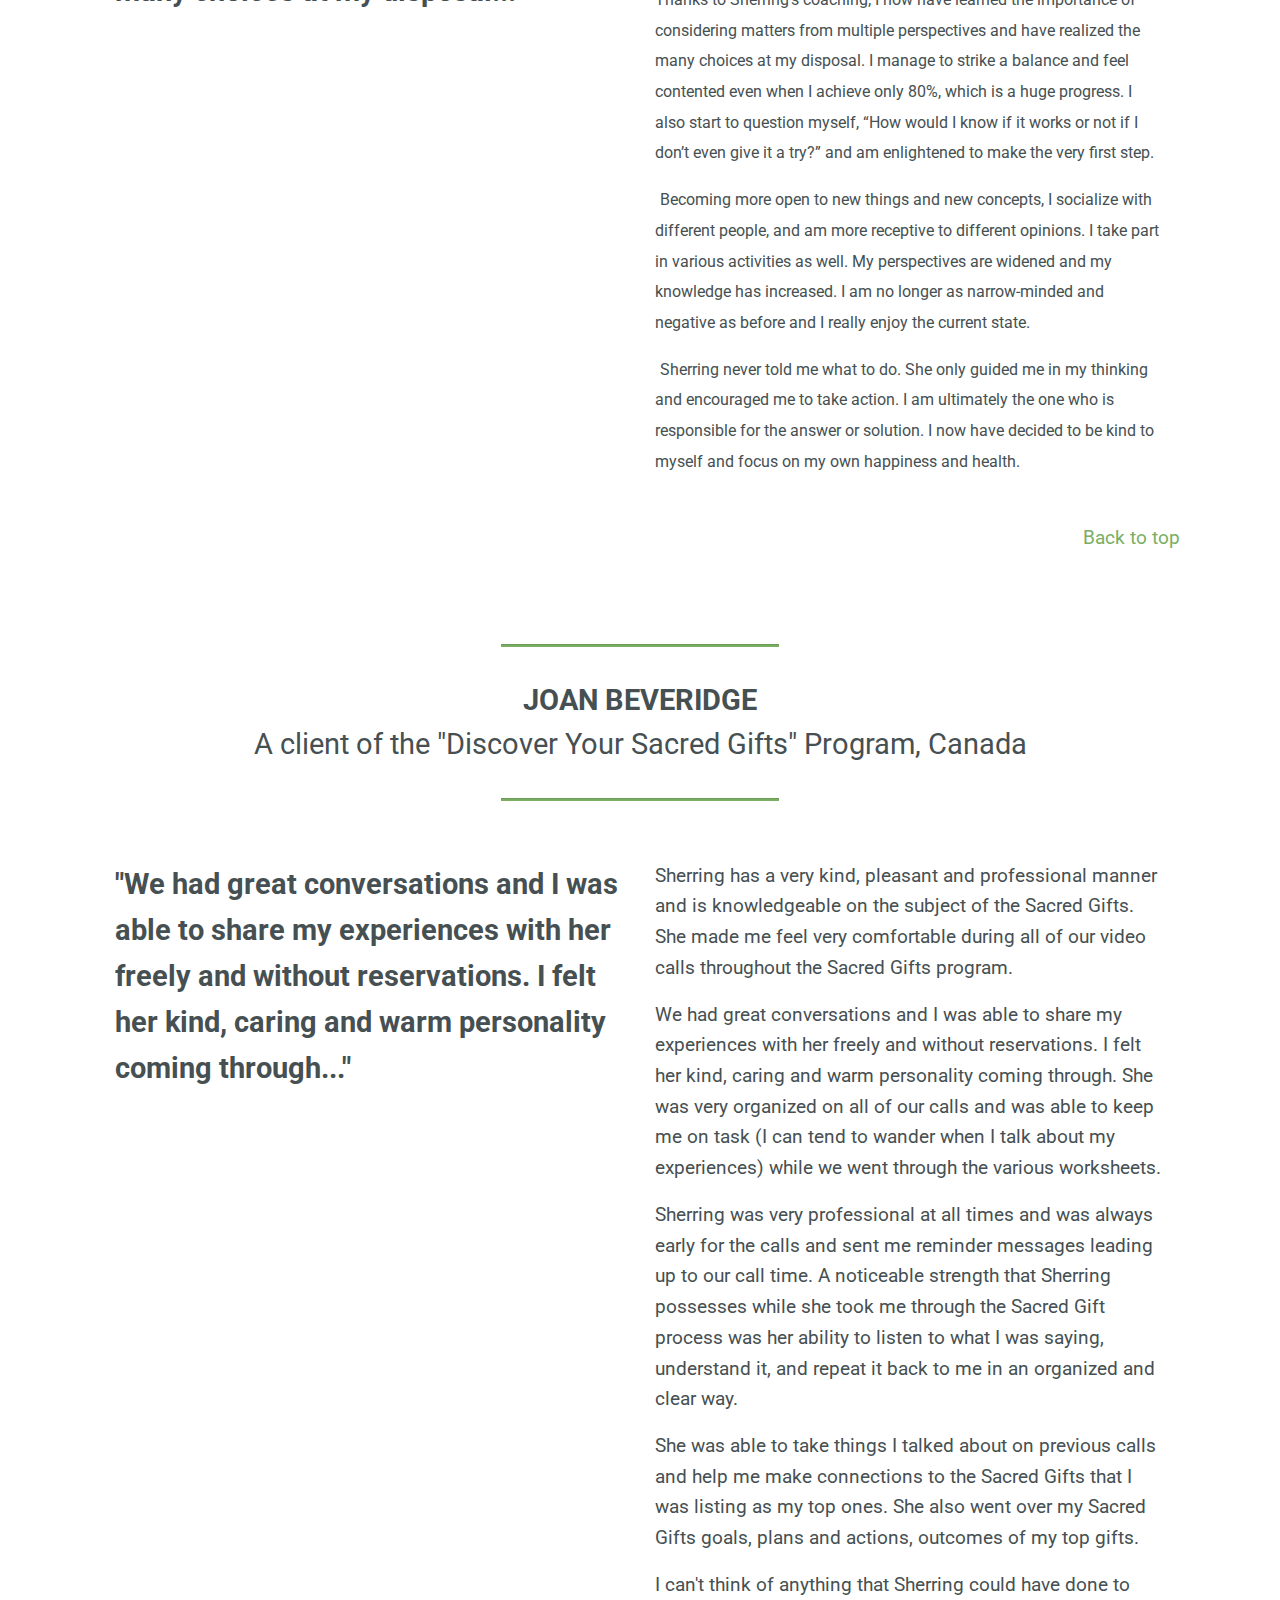
<file: Testimonials.html>
<!DOCTYPE html>
<html  >
<head>
  <!-- Site made with Mobirise Website Builder v4.10.15, https://mobirise.com -->
  <meta charset="UTF-8">
  <meta http-equiv="X-UA-Compatible" content="IE=edge">
  <meta name="generator" content="Mobirise v4.10.15, mobirise.com">
  <meta name="viewport" content="width=device-width, initial-scale=1, minimum-scale=1">
  <link rel="shortcut icon" href="assets/images/impactoday-logo-original-252x90.jpg" type="image/x-icon">
  <meta name="description" content="Sherring guided me through a journey of self-discovery that helped me emerge from my confusion. I found strengths that had been cultivated from my past, and came to understand and embrace my passions.">
  
  <title>Testimonials</title>
  <link rel="stylesheet" href="assets/web/assets/mobirise-icons/mobirise-icons.css">
  <link rel="stylesheet" href="assets/bootstrap/css/bootstrap.min.css">
  <link rel="stylesheet" href="assets/bootstrap/css/bootstrap-grid.min.css">
  <link rel="stylesheet" href="assets/bootstrap/css/bootstrap-reboot.min.css">
  <link rel="stylesheet" href="assets/socicon/css/styles.css">
  <link rel="stylesheet" href="assets/dropdown/css/style.css">
  <link rel="stylesheet" href="assets/tether/tether.min.css">
  <link rel="stylesheet" href="assets/theme/css/style.css">
  <link rel="preload" as="style" href="assets/mobirise/css/mbr-additional.css"><link rel="stylesheet" href="assets/mobirise/css/mbr-additional.css" type="text/css">
  
  
  
</head>
<body>
  <section class="menu cid-rBftBuveuG" once="menu" id="menu1-1o">

    

    <nav class="navbar navbar-expand beta-menu navbar-dropdown align-items-center navbar-fixed-top navbar-toggleable-sm">
        <button class="navbar-toggler navbar-toggler-right" type="button" data-toggle="collapse" data-target="#navbarSupportedContent" aria-controls="navbarSupportedContent" aria-expanded="false" aria-label="Toggle navigation">
            <div class="hamburger">
                <span></span>
                <span></span>
                <span></span>
                <span></span>
            </div>
        </button>
        <div class="menu-logo">
            <div class="navbar-brand">
                <span class="navbar-logo">
                    <a href="index.html">
                         <img src="assets/images/impactoday-logo-original-252x90.jpg" alt="Mobirise" title="" style="height: 3.8rem;">
                    </a>
                </span>
                
            </div>
        </div>
        <div class="collapse navbar-collapse" id="navbarSupportedContent">
            <ul class="navbar-nav nav-dropdown nav-right" data-app-modern-menu="true"><li class="nav-item">
                    <a class="nav-link link text-primary display-4" href="index.html" aria-expanded="false">
                        <span class="mbri-home mbr-iconfont mbr-iconfont-btn"></span>
                        Home</a>
                </li>
                <li class="nav-item">
                    <a class="nav-link link text-primary display-4" href="About.html">
                        <span class="mbri-search mbr-iconfont mbr-iconfont-btn"></span>
                        About</a>
                </li><li class="nav-item"><a class="nav-link link text-primary display-4" href="Programs.html"><span class="mbri-website-theme mbr-iconfont mbr-iconfont-btn"></span>Programs&nbsp;</a></li><li class="nav-item"><a class="nav-link link text-primary display-4" href="Testimonials.html"><span class="mbri-users mbr-iconfont mbr-iconfont-btn"></span>
                        Testimonials&nbsp;</a></li><li class="nav-item"><a class="nav-link link text-primary display-4" href="Subsidy.html"><span class="mbri-video mbr-iconfont mbr-iconfont-btn"></span>Subsidy&nbsp;</a></li><li class="nav-item dropdown"><a class="nav-link link text-primary dropdown-toggle display-4" href="https://testimpt.mobirisesite.com/" data-toggle="dropdown-submenu" aria-expanded="false"><span class="mbri-globe-2 mbr-iconfont mbr-iconfont-btn"></span>
                        Language</a><div class="dropdown-menu"><a class="text-primary dropdown-item display-4" href="https://testimpt.mobirisesite.com/">Chinese Site Coming Soon</a></div></li></ul>
            
        </div>
    </nav>
</section>

<section class="engine"><a href="https://mobirise.info/b">create your own website</a></section><section class="carousel slide cid-rBfOJJqAng" data-interval="false" id="slider1-1r">

    

    <div class="full-screen"><div class="mbr-slider slide carousel" data-pause="true" data-keyboard="false" data-ride="false" data-interval="false"><ol class="carousel-indicators"><li data-app-prevent-settings="" data-target="#slider1-1r" data-slide-to="0"></li><li data-app-prevent-settings="" data-target="#slider1-1r" class=" active" data-slide-to="1"></li><li data-app-prevent-settings="" data-target="#slider1-1r" data-slide-to="2"></li></ol><div class="carousel-inner" role="listbox"><div class="carousel-item slider-fullscreen-image" data-bg-video-slide="false" style="background-image: url(assets/images/mbr-1920x1279.jpg);"><div class="container container-slide"><div class="image_wrapper"><div class="mbr-overlay" style="opacity: 0.3; background-color: rgb(15, 48, 36);"></div><img src="assets/images/mbr-1920x1279.jpg"><div class="carousel-caption justify-content-center"><div class="col-10 align-center"><p class="lead mbr-text mbr-fonts-style display-5"><strong>"Within just a few sessions, I saw a significant progress. I established little programs that helped me to set the base for more productivity and in consequence I feel a more steady level of inner peace."</strong><br><br>F. GRUBER<br>General Manager, Consumer Goods, Germany<strong><br></strong></p></div></div></div></div></div><div class="carousel-item slider-fullscreen-image active" data-bg-video-slide="false" style="background-image: url(assets/images/mbr-3-1920x1280.jpg);"><div class="container container-slide"><div class="image_wrapper"><div class="mbr-overlay" style="opacity: 0.3; background-color: rgb(15, 48, 36);"></div><img src="assets/images/mbr-3-1920x1280.jpg"><div class="carousel-caption justify-content-center"><div class="col-10 align-center"><p class="lead mbr-text mbr-fonts-style display-5"><strong>"To me, Sherring is like a gardener, who would trim the trees when they grow out of control. She is a cheerful person and an attentive and wonderful listener. Yet she has the ability to raise questions that leave you speechless while achieving a better understanding of yourself through self-reflection."</strong><br><br>M. KWAN<br>Hong Kong</p></div></div></div></div></div><div class="carousel-item slider-fullscreen-image" data-bg-video-slide="false" style="background-image: url(assets/images/mbr-1920x1282.jpg);"><div class="container container-slide"><div class="image_wrapper"><div class="mbr-overlay" style="opacity: 0.2; background-color: rgb(15, 48, 36);"></div><img src="assets/images/mbr-1920x1282.jpg"><div class="carousel-caption justify-content-center"><div class="col-10 align-center"><p class="lead mbr-text mbr-fonts-style display-5"><strong>"Sherring guided me through a journey of self-discovery that helped me emerge from my confusion. I found strengths that had been cultivated from my past, and came to understand and embrace my passions. I now stand proud of who I am, and am confident to choose what I love doing."</strong><br><br>KWOK<br>Former Head of Strategy, Hong Kong<br><br></p></div></div></div></div></div></div><a data-app-prevent-settings="" class="carousel-control carousel-control-prev" role="button" data-slide="prev" href="#slider1-1r"><span aria-hidden="true" class="mbri-left mbr-iconfont"></span><span class="sr-only">Previous</span></a><a data-app-prevent-settings="" class="carousel-control carousel-control-next" role="button" data-slide="next" href="#slider1-1r"><span aria-hidden="true" class="mbri-right mbr-iconfont"></span><span class="sr-only">Next</span></a></div></div>

</section>

<section class="services3 cid-rBfXreXuvT" id="services3-22">
    <!---->
    
    <!---->
    <!--Overlay-->
    
    <!--Container-->
    <div class="container">
        <div class="row">
            <!--Titles-->
            <div class="title pb-5 col-12">
                <h2 class="align-left mbr-fonts-style display-2"><strong>
                    Testimonials
                </strong></h2>
                
            </div>
            <!--Card-1-->
            <div class="card px-3 col-12 col-md-6">
                <div class="card-wrapper media-container-row media-container-row">
                    <div class="card-box">
                        <div class="top-line pb-1">
                            <h4 class="card-title mbr-fonts-style display-5">K. LEUNG
</h4>
                            <p class="mbr-text card-title cost mbr-fonts-style m-0 display-5"><a href="Testimonials.html#content9-1v">
                                More</a></p>
                        </div>
                        <div class="bottom-line">
                            <p class="mbr-text mbr-fonts-style display-7">
                                Marketing Manager, Insurance, Hong Kong
                            </p>
                        </div>
                    </div>
                </div>
            </div>
            <!--Card-2-->
            <div class="card px-3 col-12 col-md-6">
                <div class="card-wrapper media-container-row media-container-row">
                    <div class="card-box">
                        <div class="top-line pb-3">
                            <h4 class="card-title mbr-fonts-style display-5">F. GRUBER</h4>
                            <p class="mbr-text card-title cost mbr-fonts-style m-0 display-5"><a href="Testimonials.html#content9-1w">
                                More
                            </a></p>
                        </div>
                        <div class="bottom-line">
                            <p class="mbr-text mbr-fonts-style display-7">
                                General Manager, Consumer Goods, Germany
                            </p>
                        </div>
                    </div>
                </div>
            </div>
            <!--Card-3-->
            <div class="card px-3 col-12 col-md-6">
                <div class="card-wrapper media-container-row media-container-row">
                    <div class="card-box">
                        <div class="top-line pb-3">
                            <h4 class="card-title mbr-fonts-style display-5">HUNG</h4>
                            <p class="mbr-text card-title cost mbr-fonts-style m-0 display-5"><a href="Testimonials.html#content9-1y">
                                More
                            </a></p>
                        </div>
                        <div class="bottom-line">
                            <p class="mbr-text mbr-fonts-style display-7">
                                Senior Manager, Banking, Hong Kong
                            </p>
                        </div>
                    </div>
                </div>
            </div>
            <!--Card-4-->
            <div class="card px-3 col-12 col-md-6">
                <div class="card-wrapper media-container-row media-container-row">
                    <div class="card-box">
                        <div class="top-line pb-3">
                            <h4 class="card-title mbr-fonts-style display-5">HELEN</h4>
                            <p class="mbr-text card-title cost mbr-fonts-style m-0 display-5"><a href="Testimonials.html#content9-30">
                                More
                            </a></p>
                        </div>
                        <div class="bottom-line">
                            <p class="mbr-text mbr-fonts-style display-7">
                                Managing Director, APAC 
                            </p>
                        </div>
                    </div>
                </div>
            </div>
            <!--Card-5-->
            <div class="card px-3 col-12 col-md-6">
                <div class="card-wrapper media-container-row media-container-row">
                    <div class="card-box">
                        <div class="top-line pb-3">
                            <h4 class="card-title mbr-fonts-style display-5">A. YANG</h4>
                            <p class="mbr-text card-title cost mbr-fonts-style m-0 display-5"><a href="Testimonials.html#content9-33">
                                More
                            </a></p>
                        </div>
                        <div class="bottom-line">
                            <p class="mbr-text mbr-fonts-style display-7">Marketing Manager, Logistics, Hong Kong
                            </p>
                        </div>
                    </div>
                </div>
            </div>
            <!--Card-6-->
            <div class="card px-3 col-12 col-md-6">
                <div class="card-wrapper media-container-row media-container-row">
                    <div class="card-box">
                        <div class="top-line pb-3">
                            <h4 class="card-title mbr-fonts-style display-5">M. KWAN</h4>
                            <p class="mbr-text card-title cost mbr-fonts-style m-0 display-5"><a href="Testimonials.html#content9-36">
                                More
                            </a></p>
                        </div>
                        <div class="bottom-line">
                            <p class="mbr-text mbr-fonts-style display-7">Hong Kong
                            </p>
                        </div>
                    </div>
                </div>
            </div>
            <!--Card-7-->
            <div class="card px-3 col-12 col-md-6">
                <div class="card-wrapper media-container-row media-container-row">
                    <div class="card-box">
                        <div class="top-line pb-3">
                            <h4 class="card-title mbr-fonts-style display-5">A. TANG</h4>
                            <p class="mbr-text card-title cost mbr-fonts-style m-0 display-5"><a href="Testimonials.html#content9-39">
                                More
                            </a></p>
                        </div>
                        <div class="bottom-line">
                            <p class="mbr-text mbr-fonts-style display-7">Social Worker, Hong Kong
                            </p>
                        </div>
                    </div>
                </div>
            </div>
            <!--Card-8-->
            <div class="card px-3 col-12 col-md-6">
                <div class="card-wrapper media-container-row media-container-row">
                    <div class="card-box">
                        <div class="top-line pb-3">
                            <h4 class="card-title mbr-fonts-style display-5">LOIC</h4>
                            <p class="mbr-text card-title cost mbr-fonts-style m-0 display-5"><a href="Testimonials.html#content9-3c">
                                More
                            </a></p>
                        </div>
                        <div class="bottom-line">
                            <p class="mbr-text mbr-fonts-style display-7">Business Owner and Coach, Anahata Nature Healing, Koh Phangan, Thailand&nbsp;<br></p>
                        </div>
                    </div>
                </div>
            </div>
            <!--Card-9-->
            <div class="card px-3 col-12 col-md-6">
                <div class="card-wrapper media-container-row media-container-row">
                    <div class="card-box">
                        <div class="top-line pb-3">
                            <h4 class="card-title mbr-fonts-style display-5">S. LEE</h4>
                            <p class="mbr-text card-title cost mbr-fonts-style m-0 display-5"><a href="Testimonials.html#content9-3f">
                                More
                            </a></p>
                        </div>
                        <div class="bottom-line">
                            <p class="mbr-text mbr-fonts-style display-7">
                                Consultant, Health Industry, Hong Kong
                            </p>
                        </div>
                    </div>
                </div>
            </div>
            <!--Card-10-->
            <div class="card px-3 col-12 col-md-6">
                <div class="card-wrapper media-container-row media-container-row">
                    <div class="card-box">
                        <div class="top-line pb-3">
                            <h4 class="card-title mbr-fonts-style display-5">KWOK</h4>
                            <p class="mbr-text card-title cost mbr-fonts-style m-0 display-5"><a href="Testimonials.html#content9-3i">
                                More
                            </a></p>
                        </div>
                        <div class="bottom-line">
                            <p class="mbr-text mbr-fonts-style display-7">
                                Former Head of Strategy, Hong Kong
                            </p>
                        </div>
                    </div>
                </div>
            </div>
            <!--Card-11-->
            <div class="card px-3 col-12 col-md-6">
                <div class="card-wrapper media-container-row media-container-row">
                    <div class="card-box">
                        <div class="top-line pb-3">
                            <h4 class="card-title mbr-fonts-style display-5">D. CHU</h4>
                            <p class="mbr-text card-title cost mbr-fonts-style m-0 display-5"><a href="Testimonials.html#content9-3o">
                                More
                            </a></p>
                        </div>
                        <div class="bottom-line">
                            <p class="mbr-text mbr-fonts-style display-7">
                                Assistant Director, Education Sector, Hong Kong
                            </p>
                        </div>
                    </div>
                </div>
            </div>
            <!--Card-12-->
            <div class="card px-3 col-12 col-md-6">
                <div class="card-wrapper media-container-row media-container-row">
                    <div class="card-box">
                        <div class="top-line pb-3">
                            <h4 class="card-title mbr-fonts-style display-5">JOAN BEVERIDGE</h4>
                            <p class="mbr-text card-title cost mbr-fonts-style m-0 display-5"><a href="Testimonials.html#content9-3l">
                                More
                            </a></p>
                        </div>
                        <div class="bottom-line">
                            <p class="mbr-text mbr-fonts-style display-7">
                                A client of the "Discover Your Sacred Gifts" Program, Canada</p>
                        </div>
                    </div>
                </div>
            </div>
        </div>
    </div>
</section>

<section class="mbr-section article content9 cid-rBfRrbdXSE" id="content9-1v">
    
     

    <div class="container">
        <div class="inner-container" style="width: 100%;">
            <hr class="line" style="width: 25%;">
            <div class="section-text align-center mbr-fonts-style display-5"><strong>K. LEUNG</strong><br>Marketing Manager, Insurance, Hong Kong</div>
            <hr class="line" style="width: 25%;">
        </div>
        </div>
</section>

<section class="mbr-section article content3 cid-rBfR6M0oBJ" id="content3-1u">
      
     

    <div class="container">
        <div class="media-container-row">
            <div class="row col-12 col-md-12">
                <div class="col-12 mbr-text mbr-fonts-style col-md-6 display-5">
                     <p><strong>"I think we have achieved so much in such a short time because Sherring does not force knowledge or reason into my head. She excels at asking questions..."</strong></p>
                </div>
                <div class="col-12 mbr-text mbr-fonts-style display-7 col-md-6">
                     <p>The breakthrough was amazing. Just three months ago, I was completely lost at where to go. Now I am approaching my goal step by step. Every session with Sherring has led to considerable progress. </p><p><span style="font-size: 1rem;">The first time I talked to her, I went from not knowing what I wanted to finding my own direction. The second time with Sherring, doubt in starting my own business was replaced by confidence. The third session succeeded in defining the target market of my business. The subsequent sessions resulted in me taking a series of actions. Without Sherring and her guidance, none of these would have been possible. Even if you had given me more time, I would not have understood the true meaning of financial freedom and would have made many costly mistakes.</span><br></p><p>The old me was held back by my mentality, thinking I did not have the skill or the capability of being an entrepreneur. But with Sherring’s coaching, I gain a new perspective and realize that there exist infinite possibilities in each of us. I become more positive. This transformation has benefited not only me, but also the people I know. Now, I would seek new opportunities with an open mind, encouraging myself and those around me to take the leap instead of focusing on the risks. I would no longer be easily stopped by naysayers, including myself.
</p><p>I think we have achieved so much in such a short time because Sherring does not force knowledge or reason into my head. She excels at asking questions. Through our dialogue, I gain the clarity required to seek out the solution. I even discover options beyond my imagination. Since the answers come from within, I have a stronger motivation to put them into action.</p>
                </div>
                
            </div>
        </div>
    </div>
</section>

<section class="mbr-section article content1 cid-rBnMukvayz" id="content1-2h">
    
     

    <div class="container">
        <div class="media-container-row">
            <div class="mbr-text col-12 mbr-fonts-style display-7 col-md-12"><p><a href="Testimonials.html#services3-22">Back to top</a></p></div>
        </div>
    </div>
</section>

<section class="mbr-section article content9 cid-rBfSbOpkFm" id="content9-1w">
    
     

    <div class="container">
        <div class="inner-container" style="width: 100%;">
            <hr class="line" style="width: 25%;">
            <div class="section-text align-center mbr-fonts-style display-5"><strong>F. GRUBER&nbsp;</strong><br>General Manager, Consumer Goods, Germany</div>
            <hr class="line" style="width: 25%;">
        </div>
        </div>
</section>

<section class="mbr-section article content3 cid-rBfSchrdGv" id="content3-1x">
      
     

    <div class="container">
        <div class="media-container-row">
            <div class="row col-12 col-md-12">
                <div class="col-12 mbr-text mbr-fonts-style col-md-6 display-5">
                     <p><strong>"Within just a few sessions, I saw a significant progress. I established little programs that helped me to set the base for more productivity and in consequence I feel a more steady level of inner peace..."</strong></p>
                </div>
                <div class="col-12 mbr-text mbr-fonts-style display-7 col-md-6">
                     <p>I was looking for inner peace at a more consistent level and in general a more disciplined way of living, aiming to improve my productivity at work and for my other ventures.</p><p>The coaching sessions with Sherring certainly helped. She remained on the sidelines, did not give any advice but guided me through a self-reflection process. By digging deeper with her questions, she helped me to explore the root-cause chain of my problems more detailedly than I would have been able by myself.
</p><p>Within just a few sessions, I saw a significant progress. I established little programs that helped me to set the base for more productivity and in consequence I feel a more steady level of inner peace. I am confident that with the new tools that I have discovered and the new habits developed in the process, I will be able to sustain my success on my own moving forward.</p>
                </div>
                
            </div>
        </div>
    </div>
</section>

<section class="mbr-section article content1 cid-rBnMSp8RBQ" id="content1-2i">
    
     

    <div class="container">
        <div class="media-container-row">
            <div class="mbr-text col-12 mbr-fonts-style display-7 col-md-12"><p><a href="Testimonials.html#services3-22">Back to top</a></p></div>
        </div>
    </div>
</section>

<section class="mbr-section article content9 cid-rBfSB55E9c" id="content9-1y">
    
     

    <div class="container">
        <div class="inner-container" style="width: 100%;">
            <hr class="line" style="width: 25%;">
            <div class="section-text align-center mbr-fonts-style display-5"><strong>HUNG</strong><br>Senior Manager, Banking, Hong Kong<br></div>
            <hr class="line" style="width: 25%;">
        </div>
        </div>
</section>

<section class="mbr-section article content3 cid-rBfSBpnlke" id="content3-1z">
      
     

    <div class="container">
        <div class="media-container-row">
            <div class="row col-12 col-md-12">
                <div class="col-12 mbr-text mbr-fonts-style col-md-6 display-5">
                     <p><strong>"My world has grown bigger. I am sure the future will be bright if I continue to live with this new attitude and belief. Thank you Sherring..."</strong></p>
                </div>
                <div class="col-12 mbr-text mbr-fonts-style display-7 col-md-6">
                     <p>When my friend introduced Sherring to me, I was skeptical and didn't think that coaching could be so effective. She has guided me to find my answer, which has exceeded my expectation.</p><p>I was a bit confused in the beginning as I tried to tackle too many things at once. With Sherring’s guidance, I realized that I was trapped by my own fears. 95% of the time, I was living in fear and my possibilities became limited. When Sherring asked me, “How do you think your life would be different if you can reduce your fears by half?” I was stunned by her question. Later I concluded from real life examples that 70% of my worries were unfounded.
</p><p>I found new measures to combat my fears and get out of my comfort zone through her coaching. I started to spend five minutes each day to think about how to overcome these fears. Every time when a negative thought crept into my mind, I questioned myself, “How will I deal with it if I am not worried about the consequences?” I began to take on challenges which scared me before. Together these little changes have resulted in a huge step forward. I have gained better clarity in where I should go and how to reach my destination. My mind has never been clearer and more focused. Without fear, I see many more possibilities and options, which have further reduced my concerns and strengthened my confidence.
</p><p>I am now my own doctor, who can prescribe the right treatment based on the diagnosis. My abilities and potential have also turned out to be greater than I imagined. My world has grown bigger. I am sure the future will be bright if I continue to live with this new attitude and belief. Thank you Sherring!</p>
                </div>
                
            </div>
        </div>
    </div>
</section>

<section class="mbr-section article content1 cid-rBnMVYRo7D" id="content1-2j">
    
     

    <div class="container">
        <div class="media-container-row">
            <div class="mbr-text col-12 mbr-fonts-style display-7 col-md-12"><p><a href="Testimonials.html#services3-22">Back to top</a></p></div>
        </div>
    </div>
</section>

<section class="mbr-section article content9 cid-rCpkV9Z5AF" id="content9-30">
    
     

    <div class="container">
        <div class="inner-container" style="width: 100%;">
            <hr class="line" style="width: 25%;">
            <div class="section-text align-center mbr-fonts-style display-5"><strong>HELEN</strong><br>Managing Director, APAC&nbsp;</div>
            <hr class="line" style="width: 25%;">
        </div>
        </div>
</section>

<section class="mbr-section article content3 cid-rCpkVIBKqa" id="content3-31">
      
     

    <div class="container">
        <div class="media-container-row">
            <div class="row col-12 col-md-12">
                <div class="col-12 mbr-text mbr-fonts-style col-md-6 display-5">
                     <p><strong>"Sherring has a natural warmth and sincerity that allows you to fully relax and better explore your own thinking and expand your own self-awareness..."</strong></p>
                </div>
                <div class="col-12 mbr-text mbr-fonts-style display-7 col-md-6">
                     <p>It has been wonderful to have Sherring as my coach and her support over the last six months. I really appreciate her professionalism and organization.&nbsp;<span style="font-size: 1rem;">It was obvious from the start of my coaching journey that Sherring was both interested and intent to help me better understand my goals and attain them. It has been really helpful.</span></p><p>My biggest takeaway was the exploration of thoughts around my goal that opened up many more doors. I have better self-awareness around my true feelings and a more specific focus to attain my goal. </p><p>Sherring listened with genuine care. I always felt she knew and remembered everything we discussed which is very powerful and helps to build trust. As a coachee, or client, it is imperative to feel safe along your coaching journey; Sherring has a natural warmth and sincerity that allows you to fully relax and better explore your own thinking and expand your own self-awareness – what more could you ask for?!</p>
                </div>
                
            </div>
        </div>
    </div>
</section>

<section class="mbr-section article content1 cid-rCpkWjbti0" id="content1-32">
    
     

    <div class="container">
        <div class="media-container-row">
            <div class="mbr-text col-12 mbr-fonts-style display-7 col-md-12"><p><a href="Testimonials.html#services3-22">Back to top</a></p></div>
        </div>
    </div>
</section>

<section class="mbr-section article content9 cid-rCplKRMi2D" id="content9-33">
    
     

    <div class="container">
        <div class="inner-container" style="width: 100%;">
            <hr class="line" style="width: 25%;">
            <div class="section-text align-center mbr-fonts-style display-5"><strong>A. YANG</strong><br>Marketing Manager, Logistics, Hong Kong</div>
            <hr class="line" style="width: 25%;">
        </div>
        </div>
</section>

<section class="mbr-section article content3 cid-rCplLpz47d" id="content3-34">
      
     

    <div class="container">
        <div class="media-container-row">
            <div class="row col-12 col-md-12">
                <div class="col-12 mbr-text mbr-fonts-style col-md-6 display-5">
                     <p><strong>"I really like the way Sherring guides me. Instead of giving me a direct answer, she helps me discover and envision what I desire..."&nbsp;<br></strong></p>
                </div>
                <div class="col-12 mbr-text mbr-fonts-style display-7 col-md-6">
                     <p>Sherring’s coaching in the past three months has exceeded my expectations. My biggest takeaways are the discovery of what I did not notice or want to face in the past, as well as the understanding of my actions and their consequences. I got better at self-reflection and seeing things from the perspectives of other people. My relationship with colleagues and subordinates have become more harmonious as a result of my changes. Career-wise, I have achieved a greater clarity in where I want to go and have formulated a realistic strategy to get there.
</p><p>
<span style="font-size: 1rem;">I really like the way Sherring guides me. Instead of giving me a direct answer, she helps me discover and envision what I desire. She can always reframe and summarize my words in an effective manner. Hearing the differences between what I think and what I say from her has pushed me to explore my thoughts in greater depth. I thought I knew myself. So it came as a surprise to unearth so much I do not know and be enlightened during the process.&nbsp;</span></p><p>​
<span style="font-size: 1rem;">Now I realize the path before me is not that treacherous. As long as I know which direction to take, I can reach my destination step-by-step with thorough consideration, good planning and a support network. Never have I been more confident in executing my future plans.</span></p>
                </div>
                
            </div>
        </div>
    </div>
</section>

<section class="mbr-section article content1 cid-rCplLTGrnd" id="content1-35">
    
     

    <div class="container">
        <div class="media-container-row">
            <div class="mbr-text col-12 mbr-fonts-style display-7 col-md-12"><p><a href="Testimonials.html#services3-22">Back to top</a></p></div>
        </div>
    </div>
</section>

<section class="mbr-section article content9 cid-rCpncV59h4" id="content9-36">
    
     

    <div class="container">
        <div class="inner-container" style="width: 100%;">
            <hr class="line" style="width: 25%;">
            <div class="section-text align-center mbr-fonts-style display-5"><strong>M. KWAN</strong><br>Hong Kong<br></div>
            <hr class="line" style="width: 25%;">
        </div>
        </div>
</section>

<section class="mbr-section article content3 cid-rCpndeYyq5" id="content3-37">
      
     

    <div class="container">
        <div class="media-container-row">
            <div class="row col-12 col-md-12">
                <div class="col-12 mbr-text mbr-fonts-style col-md-6 display-5">
                     <p><strong>"To me, Sherring is like a gardener, who would trim the trees when they grow out of control. She is a cheerful person and an attentive and wonderful listener..."</strong></p>
                </div>
                <div class="col-12 mbr-text mbr-fonts-style display-7 col-md-6">
                     <p>I am happy to have met a coach who can guide me whenever I stray from the path so that I can focus on what I truly want. By asking the right questions, Sherring has inspired me to think out of the box.
</p><p>
<span style="font-size: 1rem;">For people like me who don’t prioritize my goals, it is important to have a coach’s guidance. I am not good at execution and often leave things until the very last minute. As a lone wolf, having only myself to rely on will get me nowhere. Therefore, Sherring’s role proves vital and I am very grateful for her help.&nbsp;</span></p><p>
<span style="font-size: 1rem;">I have neither ever dreamed about launching my own business, nor do I have the courage. Yet I realized typical jobs cannot grant me what I desire. Even though I do not possess certain qualities of successful entrepreneurs, it poses no harm to develop my own business. Our dialogue in the past few months has cleared the fog and guided me towards clarity. Although I do not yet believe I can run a business, I am willing to try and would already be content with a business the scale of a convenient store.&nbsp;</span></p><p>
<span style="font-size: 1rem;">Without this journey with Sherring, I would have remained stuck in the same position instead of getting to where I am now. The new me is courageous and knows what I should do and which path to take.&nbsp;</span></p><p>
<span style="font-size: 1rem;">To me, Sherring is like a gardener, who would trim the trees when they grow out of control. She is a cheerful person and an attentive and wonderful listener. Yet she has the ability to raise questions that leave you speechless while achieving a better understanding of yourself through self-reflection.</span></p>
                </div>
                
            </div>
        </div>
    </div>
</section>

<section class="mbr-section article content1 cid-rCpndBtSOR" id="content1-38">
    
     

    <div class="container">
        <div class="media-container-row">
            <div class="mbr-text col-12 mbr-fonts-style display-7 col-md-12"><p><a href="Testimonials.html#services3-22">Back to top</a></p></div>
        </div>
    </div>
</section>

<section class="mbr-section article content9 cid-rCpntLk9W8" id="content9-39">
    
     

    <div class="container">
        <div class="inner-container" style="width: 100%;">
            <hr class="line" style="width: 25%;">
            <div class="section-text align-center mbr-fonts-style display-5"><strong>A. TANG</strong><br>Social Worker, Hong Kong</div>
            <hr class="line" style="width: 25%;">
        </div>
        </div>
</section>

<section class="mbr-section article content3 cid-rCpnujHAtG" id="content3-3a">
      
     

    <div class="container">
        <div class="media-container-row">
            <div class="row col-12 col-md-12">
                <div class="col-12 mbr-text mbr-fonts-style col-md-6 display-5">
                     <p><strong>"The last session in which we reconstructed my experience was immensely helpful: I recalled the things that I used to remind myself about, goals that I set up and methods that worked before, so I know what to do in the future..."</strong></p>
                </div>
                <div class="col-12 mbr-text mbr-fonts-style display-7 col-md-6">
                     <p>I sought out Sherring to improve the relationship with my husband. The coaching process has shed new light on my perspective – on how I view my feelings, our relationship and marriage, and how important my husband is to me. I realized that I could do much more in so many ways, such as thinking twice before I act and controlling my emotions better. My greatest breakthrough and lesson is knowing when to intervene and when to let go. Talking to Sherring has become a channel for me to express my feelings. And this coach and also friend of mine has inspired me to think more.
</p><p><span style="font-size: 1rem;">What I did in the past not just failed to improve the relationship with my husband, but also made it worse. I never thought to use an alternative approach. Sherring’s questions, however, have showed me that my previous methods were unable to lead to my desired outcome and it’s high time I made adjustments. The last session in which we reconstructed my experience was immensely helpful: I recalled the things that I used to remind myself about, goals that I set up and methods that worked before, so I know what to do in the future.&nbsp;</span></p><p><span style="font-size: 1rem;">Sherring has this quality that makes it feel like you are talking to a friend. Our conversations are always casual and cozy. The places we meet at are where you normally have gatherings with friends instead of formal meetings with your coach. You will not feel any pressure or think there is something wrong with you when talking to Sherring, which I really appreciate. She always listens attentively to what I say and extract certain points to probe into with me. She brings up my previous ideas and motivates me to match onwards. Her trust in me is evident and she never questions my thoughts or feelings. Even when we have exceeded the time limit, she will still respect my wish to continue my sharing.</span></p>
                </div>
                
            </div>
        </div>
    </div>
</section>

<section class="mbr-section article content1 cid-rCpnuKBEKk" id="content1-3b">
    
     

    <div class="container">
        <div class="media-container-row">
            <div class="mbr-text col-12 mbr-fonts-style display-7 col-md-12"><p><a href="Testimonials.html#services3-22">Back to top</a></p></div>
        </div>
    </div>
</section>

<section class="mbr-section article content9 cid-rCpobACc7w" id="content9-3c">
    
     

    <div class="container">
        <div class="inner-container" style="width: 100%;">
            <hr class="line" style="width: 25%;">
            <div class="section-text align-center mbr-fonts-style display-5"><strong>LOIC</strong><br>Business Owner and Coach, Anahata Nature Healing, Koh Phangan, Thailand</div>
            <hr class="line" style="width: 25%;">
        </div>
        </div>
</section>

<section class="mbr-section article content3 cid-rCpoc1ikCi" id="content3-3d">
      
     

    <div class="container">
        <div class="media-container-row">
            <div class="row col-12 col-md-12">
                <div class="col-12 mbr-text mbr-fonts-style col-md-6 display-5">
                     <p><strong>"As a result of the coaching with Sherring, I better understand the mistakes I made before. I am also able to confront my potential business partners the direction they want to go and realize that we look for different things..."</strong></p>
                </div>
                <div class="col-12 mbr-text mbr-fonts-style display-7 col-md-6">
                     <p>Last year I had two coaches that I paid well, but both experiences were unsuccessful. With Sherring, however, every coaching session was a success. I am grateful for her offering me coaching for half a year. I see it as a gift that I receive from the Universe.  
</p><p>
<span style="font-size: 1rem;">As a result of the coaching with Sherring, I better understand the mistakes I made before. I am also able to confront my potential business partners the direction they want to go and realize that we look for different things. I therefore can stop wasting time on fruitless discussion and turn my focus on other opportunities.&nbsp;</span></p><p>
<span style="font-size: 1rem;">Sherring pushes me out of my comfort zone. She never tries to convince me or teach me something but trusts me, trusts my ability to find my own solutions. Whenever I ask her for advice, she always pushes me to look for an answer within myself with her questions. That helps me clear my thoughts, better understand my motivations, and find the right actions to take. Often at the beginning of a session I have some doubts and a decision to make but at the end of the session I am clear what to do next.&nbsp;</span></p><p>
<span style="font-size: 1rem;">Knowing that Sherring would always review with me my actions agreed during the last session at the beginning of a session, I feel highly motivated to prepare for each session. It keeps me focused. She is able to connect the things that we have discussed at different sessions. I have been growing during this coaching period.&nbsp;</span></p><p>
<span style="font-size: 1rem;">Since Sherring is successful herself, such energy has lifted me up and has also been an important element of the success of this coaching. I can also feel that she genuinely wants to see me succeed in achieving my goals.</span></p>
                </div>
                
            </div>
        </div>
    </div>
</section>

<section class="mbr-section article content1 cid-rCpocpbrZB" id="content1-3e">
    
     

    <div class="container">
        <div class="media-container-row">
            <div class="mbr-text col-12 mbr-fonts-style display-7 col-md-12"><p><a href="Testimonials.html#services3-22">Back to top</a></p></div>
        </div>
    </div>
</section>

<section class="mbr-section article content9 cid-rCpowsU2MG" id="content9-3f">
    
     

    <div class="container">
        <div class="inner-container" style="width: 100%;">
            <hr class="line" style="width: 25%;">
            <div class="section-text align-center mbr-fonts-style display-5"><strong>S. LEE</strong><br>Consultant, Health Industry, Hong Kong</div>
            <hr class="line" style="width: 25%;">
        </div>
        </div>
</section>

<section class="mbr-section article content3 cid-rCpowR9Eqa" id="content3-3g">
      
     

    <div class="container">
        <div class="media-container-row">
            <div class="row col-12 col-md-12">
                <div class="col-12 mbr-text mbr-fonts-style col-md-6 display-5">
                     <p><strong>"I am amazed to realize that I have gone that far when Sherring reviewed my whole coaching journey with me. I now am more convinced that having a coach to regularly meet with and review 'life' is crucial..."</strong></p>
                </div>
                <div class="col-12 mbr-text mbr-fonts-style display-7 col-md-6">
                     <p>When I looked back on the past nine months, I realized how much I have grown and how my consciousness has awakened because of the coaching I have been through. It struck me that I have always lived in my mother’s shadow at work. So my decision to break away from her influence this year has given me great joy.
</p><p>
<span style="font-size: 1rem;">Every coaching session was useful. Sherring consistently asked me what my “ideal scenario” was for various aspects of life, from relationships to work situations etc, I was made more aware of what I want or don’t want, using the “end goal” / “ideal scenario” to guide my thinking regarding what I can do currently to get closer to where I want to go.&nbsp;</span></p><p>
<span style="font-size: 1rem;">Sherring is the kind of coach who is really easy to talk to. She always remember how I used to be like and what I have said and will remind me of them. With a second pair of eyes to notice patterns in my thoughts/ habits/ actions, I was made aware of my innermost inclinations more readily, gain more insights into myself and my changes in order to learn from the past, and hence make better decisions for the future that suits me.&nbsp;</span></p><p>
<span style="font-size: 1rem;">I am amazed to realize that I have gone that far when Sherring reviewed my whole coaching journey with me. I now am more convinced that having a coach to regularly meet with and review “life” is crucial—as having that structure of reviewing and exploring goals really helps carry one forward where one maybe “stuck” on one’s own.  Having a friend to chat with is great, but having a coach who has a “structure”, say through taking notes in each session, and being able to pinpoint milestones and patterns is another thing. I think humans really benefit from knowing what kind of progress we have made, or what challenges we have faced (we all learn from history) and Sherring’s coaching provides this structure.</span></p>
                </div>
                
            </div>
        </div>
    </div>
</section>

<section class="mbr-section article content1 cid-rCpoxdsC4F" id="content1-3h">
    
     

    <div class="container">
        <div class="media-container-row">
            <div class="mbr-text col-12 mbr-fonts-style display-7 col-md-12"><p><a href="Testimonials.html#services3-22">Back to top</a></p></div>
        </div>
    </div>
</section>

<section class="mbr-section article content9 cid-rCpoNr1dw5" id="content9-3i">
    
     

    <div class="container">
        <div class="inner-container" style="width: 100%;">
            <hr class="line" style="width: 25%;">
            <div class="section-text align-center mbr-fonts-style display-5"><strong>KWOK</strong><br>Former Head of Strategy, Hong Kong</div>
            <hr class="line" style="width: 25%;">
        </div>
        </div>
</section>

<section class="mbr-section article content3 cid-rCpoNOQnv1" id="content3-3j">
      
     

    <div class="container">
        <div class="media-container-row">
            <div class="row col-12 col-md-12">
                <div class="col-12 mbr-text mbr-fonts-style col-md-6 display-5">
                     <p><strong>"In her systematic manner, Sherring brought to light something that was of immense use to me, and inspired me to come up with the idea of managing myself as a project..."</strong></p>
                </div>
                <div class="col-12 mbr-text mbr-fonts-style display-7 col-md-6">
                     <p>Sherring guided me through a journey of self-discovery that helped me emerge from my confusion. I found strengths that had been cultivated from my past, and came to understand and embrace my passions. I now stand proud of who I am, and am confident to choose what I love doing. Furthermore, I no longer shy away from facing and dealing with criticisms from my loved ones.
</p><p><span style="font-size: 1rem;">In her systematic manner, Sherring brought to light something that was of immense use to me, and inspired me to come up with the idea of managing myself as a project. Being a good listener, Sherring was able to distill the key points and potential meanings from my many words. She was observant, comprehended my situation, and has enabled me to realize that how I was affected by certain events subconsciously. I have had other coaches before, but feel that none can compare with Sherring when it comes to devotion. She was sincere in her communication and she dedicated her heart to her client in her coaching. I applaud her. Thank you so much, Sherring.&nbsp;</span></p>
                </div>
                
            </div>
        </div>
    </div>
</section>

<section class="mbr-section article content1 cid-rCpoOcIkDq" id="content1-3k">
    
     

    <div class="container">
        <div class="media-container-row">
            <div class="mbr-text col-12 mbr-fonts-style display-7 col-md-12"><p><a href="Testimonials.html#services3-22">Back to top</a></p></div>
        </div>
    </div>
</section>

<section class="mbr-section article content9 cid-rCpqdYKDX9" id="content9-3o">
    
     

    <div class="container">
        <div class="inner-container" style="width: 100%;">
            <hr class="line" style="width: 25%;">
            <div class="section-text align-center mbr-fonts-style display-5"><strong>D. CHU</strong><br>Assistant Director, Education Sector, Hong Kong</div>
            <hr class="line" style="width: 25%;">
        </div>
        </div>
</section>

<section class="mbr-section article content3 cid-rCpqer64Kd" id="content3-3p">
      
     

    <div class="container">
        <div class="media-container-row">
            <div class="row col-12 col-md-12">
                <div class="col-12 mbr-text mbr-fonts-style col-md-6 display-5">
                     <p><strong>"Thanks to Sherring’s coaching; I now have learned the importance of considering matters from multiple perspectives and have realized the many choices at my disposal..."</strong></p>
                </div>
                <div class="col-12 mbr-text mbr-fonts-style display-7 col-md-6">
                     <p>When I first met Sherring, my thoughts were in a mess. I wanted to solve many things, and was at a loss of where to start. I was used to judge from a single point of view, strive for perfection with no rhyme or reason and discourage myself by repeating, “I can’t do it” “This method wouldn’t work”. I simply refused any new ideas.
</p><p>
<span style="font-size: 1rem;">Thanks to Sherring’s coaching; I now have learned the importance of considering matters from multiple perspectives and have realized the many choices at my disposal. I manage to strike a balance and feel contented even when I achieve only 80%, which is a huge progress. I also start to question myself, “How would I know if it works or not if I don’t even give it a try?” and am enlightened to make the very first step.&nbsp;</span></p><p>
</p><p>&nbsp;<span style="font-size: 1rem;">Becoming more open to new things and new concepts, I socialize with different people, and am more receptive to different opinions. I take part in various activities as well. My perspectives are widened and my knowledge has increased. I am no longer as narrow-minded and negative as before and I really enjoy the current state.</span></p><p>
</p><p>&nbsp;<span style="font-size: 1rem;">Sherring never told me what to do. She only guided me in my thinking and encouraged me to take action. I am ultimately the one who is responsible for the answer or solution. I now have decided to be kind to myself and focus on my own happiness and health.&nbsp;</span></p>
                </div>
                
            </div>
        </div>
    </div>
</section>

<section class="mbr-section article content1 cid-rCpqeRtgYz" id="content1-3q">
    
     

    <div class="container">
        <div class="media-container-row">
            <div class="mbr-text col-12 mbr-fonts-style display-7 col-md-12"><p><a href="Testimonials.html#services3-22">Back to top</a></p></div>
        </div>
    </div>
</section>

<section class="mbr-section article content9 cid-rCpp1ZAyJe" id="content9-3l">
    
     

    <div class="container">
        <div class="inner-container" style="width: 100%;">
            <hr class="line" style="width: 25%;">
            <div class="section-text align-center mbr-fonts-style display-5"><strong>JOAN BEVERIDGE</strong><br>A client of  the "Discover Your Sacred Gifts" Program, Canada</div>
            <hr class="line" style="width: 25%;">
        </div>
        </div>
</section>

<section class="mbr-section article content3 cid-rCpp2lDpVg" id="content3-3m">
      
     

    <div class="container">
        <div class="media-container-row">
            <div class="row col-12 col-md-12">
                <div class="col-12 mbr-text mbr-fonts-style col-md-6 display-5">
                     <p><strong>"We had great conversations and I was able to share my experiences with her freely and without reservations. I felt her kind, caring and warm personality coming through..."</strong></p>
                </div>
                <div class="col-12 mbr-text mbr-fonts-style display-7 col-md-6">
                     <p>Sherring has a very kind, pleasant and professional manner and is knowledgeable on the subject of the Sacred Gifts. She made me feel very comfortable during all of our video calls throughout the Sacred Gifts program. </p><p>We had great conversations and I was able to share my experiences with her freely and without reservations.  I felt her kind, caring and warm personality coming through. She was very organized on all of our calls and was able to keep me on task (I can tend to wander when I talk about my experiences) while we went through the various worksheets.</p><p>  Sherring was very professional at all times and was always early for the calls and sent me reminder messages leading up to our call time.  A noticeable strength that Sherring possesses while she took me through the Sacred Gift process was her ability to listen to what I was saying, understand it, and repeat it back to me in an organized and clear way.  </p><p>She was able to take things I talked about on previous calls and help me make connections to the Sacred Gifts that I was listing as my top ones.  She also went over my Sacred Gifts goals, plans and actions, outcomes of my top gifts. </p><p>I can't think of anything that Sherring could have done to make my experience any more awesome than it was. It is in my opinion that Sherring is very qualified in taking future people through the Sacred Gift process and that they will have a great experience, like I did.</p>
                </div>
                
            </div>
        </div>
    </div>
</section>

<section class="mbr-section article content1 cid-rCpp2HnRGW" id="content1-3n">
    
     

    <div class="container">
        <div class="media-container-row">
            <div class="mbr-text col-12 mbr-fonts-style display-7 col-md-12"><p><a href="Testimonials.html#services3-22">Back to top</a></p></div>
        </div>
    </div>
</section>

<section once="footers" class="cid-rBnJ1MQjg0" id="footer7-2e">

    

    

    <div class="container">
        <div class="media-container-row align-center mbr-white">
            <div class="row row-links">
                <ul class="foot-menu">
                    
                    
                    
                    
                    
                <li class="foot-menu-item mbr-fonts-style display-7"><strong>ImpacToday Ltd, 17/F, 80 Gloucester Road, Wan Chai, Hong Kong</strong></li></ul>
            </div>
            <div class="row social-row">
                <div class="social-list align-right pb-2">
                    
                    
                    
                    
                    
                    
                <div class="soc-item">
                        <a href="mailto:info@ImpacToday.com">
                            <span class="mbr-iconfont mbr-iconfont-social socicon-mail socicon" style="color: rgb(255, 255, 255); fill: rgb(255, 255, 255);"></span>
                        </a>
                    </div><div class="soc-item">
                        <a href="https://www.facebook.com/iam1000snow" target="_blank">
                            <span class="mbr-iconfont mbr-iconfont-social socicon-facebook socicon" style="color: rgb(255, 255, 255); fill: rgb(255, 255, 255);"></span>
                        </a>
                    </div></div>
            </div>
            <div class="row row-copirayt">
                <p class="mbr-text mb-0 mbr-fonts-style mbr-white align-center display-7">
                    © Copyright 2019 ImpacToday Ltd. - All Rights Reserved
                </p>
            </div>
        </div>
    </div>
</section>


  <script src="assets/web/assets/jquery/jquery.min.js"></script>
  <script src="assets/popper/popper.min.js"></script>
  <script src="assets/bootstrap/js/bootstrap.min.js"></script>
  <script src="assets/smoothscroll/smooth-scroll.js"></script>
  <script src="assets/dropdown/js/nav-dropdown.js"></script>
  <script src="assets/dropdown/js/navbar-dropdown.js"></script>
  <script src="assets/tether/tether.min.js"></script>
  <script src="assets/ytplayer/jquery.mb.ytplayer.min.js"></script>
  <script src="assets/vimeoplayer/jquery.mb.vimeo_player.js"></script>
  <script src="assets/bootstrapcarouselswipe/bootstrap-carousel-swipe.js"></script>
  <script src="assets/touchswipe/jquery.touch-swipe.min.js"></script>
  <script src="assets/theme/js/script.js"></script>
  <script src="assets/slidervideo/script.js"></script>
  
  
</body>
</html>
</file>
<file: assets/web/assets/mobirise-icons/mobirise-icons.css>
@font-face {
  font-family: 'MobiriseIcons';
  src:  url('mobirise-icons.eot?spat4u');
  src:  url('mobirise-icons.eot?spat4u#iefix') format('embedded-opentype'),
    url('mobirise-icons.ttf?spat4u') format('truetype'),
    url('mobirise-icons.woff?spat4u') format('woff'),
    url('mobirise-icons.svg?spat4u#MobiriseIcons') format('svg');
  font-weight: normal;
  font-style: normal;
  font-display: swap;
}

[class^="mbri-"], [class*=" mbri-"] {
  /* use !important to prevent issues with browser extensions that change fonts */
  font-family: MobiriseIcons !important;
  speak: none;
  font-style: normal;
  font-weight: normal;
  font-variant: normal;
  text-transform: none;
  line-height: 1;

  /* Better Font Rendering =========== */
  -webkit-font-smoothing: antialiased;
  -moz-osx-font-smoothing: grayscale;
}

.mbri-add-submenu:before {
  content: "\e900";
}
.mbri-alert:before {
  content: "\e901";
}
.mbri-align-center:before {
  content: "\e902";
}
.mbri-align-justify:before {
  content: "\e903";
}
.mbri-align-left:before {
  content: "\e904";
}
.mbri-align-right:before {
  content: "\e905";
}
.mbri-android:before {
  content: "\e906";
}
.mbri-apple:before {
  content: "\e907";
}
.mbri-arrow-down:before {
  content: "\e908";
}
.mbri-arrow-next:before {
  content: "\e909";
}
.mbri-arrow-prev:before {
  content: "\e90a";
}
.mbri-arrow-up:before {
  content: "\e90b";
}
.mbri-bold:before {
  content: "\e90c";
}
.mbri-bookmark:before {
  content: "\e90d";
}
.mbri-bootstrap:before {
  content: "\e90e";
}
.mbri-briefcase:before {
  content: "\e90f";
}
.mbri-browse:before {
  content: "\e910";
}
.mbri-bulleted-list:before {
  content: "\e911";
}
.mbri-calendar:before {
  content: "\e912";
}
.mbri-camera:before {
  content: "\e913";
}
.mbri-cart-add:before {
  content: "\e914";
}
.mbri-cart-full:before {
  content: "\e915";
}
.mbri-cash:before {
  content: "\e916";
}
.mbri-change-style:before {
  content: "\e917";
}
.mbri-chat:before {
  content: "\e918";
}
.mbri-clock:before {
  content: "\e919";
}
.mbri-close:before {
  content: "\e91a";
}
.mbri-cloud:before {
  content: "\e91b";
}
.mbri-code:before {
  content: "\e91c";
}
.mbri-contact-form:before {
  content: "\e91d";
}
.mbri-credit-card:before {
  content: "\e91e";
}
.mbri-cursor-click:before {
  content: "\e91f";
}
.mbri-cust-feedback:before {
  content: "\e920";
}
.mbri-database:before {
  content: "\e921";
}
.mbri-delivery:before {
  content: "\e922";
}
.mbri-desktop:before {
  content: "\e923";
}
.mbri-devices:before {
  content: "\e924";
}
.mbri-down:before {
  content: "\e925";
}
.mbri-download:before {
  content: "\e989";
}
.mbri-drag-n-drop:before {
  content: "\e927";
}
.mbri-drag-n-drop2:before {
  content: "\e928";
}
.mbri-edit:before {
  content: "\e929";
}
.mbri-edit2:before {
  content: "\e92a";
}
.mbri-error:before {
  content: "\e92b";
}
.mbri-extension:before {
  content: "\e92c";
}
.mbri-features:before {
  content: "\e92d";
}
.mbri-file:before {
  content: "\e92e";
}
.mbri-flag:before {
  content: "\e92f";
}
.mbri-folder:before {
  content: "\e930";
}
.mbri-gift:before {
  content: "\e931";
}
.mbri-github:before {
  content: "\e932";
}
.mbri-globe:before {
  content: "\e933";
}
.mbri-globe-2:before {
  content: "\e934";
}
.mbri-growing-chart:before {
  content: "\e935";
}
.mbri-hearth:before {
  content: "\e936";
}
.mbri-help:before {
  content: "\e937";
}
.mbri-home:before {
  content: "\e938";
}
.mbri-hot-cup:before {
  content: "\e939";
}
.mbri-idea:before {
  content: "\e93a";
}
.mbri-image-gallery:before {
  content: "\e93b";
}
.mbri-image-slider:before {
  content: "\e93c";
}
.mbri-info:before {
  content: "\e93d";
}
.mbri-italic:before {
  content: "\e93e";
}
.mbri-key:before {
  content: "\e93f";
}
.mbri-laptop:before {
  content: "\e940";
}
.mbri-layers:before {
  content: "\e941";
}
.mbri-left-right:before {
  content: "\e942";
}
.mbri-left:before {
  content: "\e943";
}
.mbri-letter:before {
  content: "\e944";
}
.mbri-like:before {
  content: "\e945";
}
.mbri-link:before {
  content: "\e946";
}
.mbri-lock:before {
  content: "\e947";
}
.mbri-login:before {
  content: "\e948";
}
.mbri-logout:before {
  content: "\e949";
}
.mbri-magic-stick:before {
  content: "\e94a";
}
.mbri-map-pin:before {
  content: "\e94b";
}
.mbri-menu:before {
  content: "\e94c";
}
.mbri-mobile:before {
  content: "\e94d";
}
.mbri-mobile2:before {
  content: "\e94e";
}
.mbri-mobirise:before {
  content: "\e94f";
}
.mbri-more-horizontal:before {
  content: "\e950";
}
.mbri-more-vertical:before {
  content: "\e951";
}
.mbri-music:before {
  content: "\e952";
}
.mbri-new-file:before {
  content: "\e953";
}
.mbri-numbered-list:before {
  content: "\e954";
}
.mbri-opened-folder:before {
  content: "\e955";
}
.mbri-pages:before {
  content: "\e956";
}
.mbri-paper-plane:before {
  content: "\e957";
}
.mbri-paperclip:before {
  content: "\e958";
}
.mbri-photo:before {
  content: "\e959";
}
.mbri-photos:before {
  content: "\e95a";
}
.mbri-pin:before {
  content: "\e95b";
}
.mbri-play:before {
  content: "\e95c";
}
.mbri-plus:before {
  content: "\e95d";
}
.mbri-preview:before {
  content: "\e95e";
}
.mbri-print:before {
  content: "\e95f";
}
.mbri-protect:before {
  content: "\e960";
}
.mbri-question:before {
  content: "\e961";
}
.mbri-quote-left:before {
  content: "\e962";
}
.mbri-quote-right:before {
  content: "\e963";
}
.mbri-refresh:before {
  content: "\e964";
}
.mbri-responsive:before {
  content: "\e965";
}
.mbri-right:before {
  content: "\e966";
}
.mbri-rocket:before {
  content: "\e967";
}
.mbri-sad-face:before {
  content: "\e968";
}
.mbri-sale:before {
  content: "\e969";
}
.mbri-save:before {
  content: "\e96a";
}
.mbri-search:before {
  content: "\e96b";
}
.mbri-setting:before {
  content: "\e96c";
}
.mbri-setting2:before {
  content: "\e96d";
}
.mbri-setting3:before {
  content: "\e96e";
}
.mbri-share:before {
  content: "\e96f";
}
.mbri-shopping-bag:before {
  content: "\e970";
}
.mbri-shopping-basket:before {
  content: "\e971";
}
.mbri-shopping-cart:before {
  content: "\e972";
}
.mbri-sites:before {
  content: "\e973";
}
.mbri-smile-face:before {
  content: "\e974";
}
.mbri-speed:before {
  content: "\e975";
}
.mbri-star:before {
  content: "\e976";
}
.mbri-success:before {
  content: "\e977";
}
.mbri-sun:before {
  content: "\e978";
}
.mbri-sun2:before {
  content: "\e979";
}
.mbri-tablet:before {
  content: "\e97a";
}
.mbri-tablet-vertical:before {
  content: "\e97b";
}
.mbri-target:before {
  content: "\e97c";
}
.mbri-timer:before {
  content: "\e97d";
}
.mbri-to-ftp:before {
  content: "\e97e";
}
.mbri-to-local-drive:before {
  content: "\e97f";
}
.mbri-touch-swipe:before {
  content: "\e980";
}
.mbri-touch:before {
  content: "\e981";
}
.mbri-trash:before {
  content: "\e982";
}
.mbri-underline:before {
  content: "\e983";
}
.mbri-unlink:before {
  content: "\e984";
}
.mbri-unlock:before {
  content: "\e985";
}
.mbri-up-down:before {
  content: "\e986";
}
.mbri-up:before {
  content: "\e987";
}
.mbri-update:before {
  content: "\e988";
}
.mbri-upload:before {
 content: "\e926"; 
}
.mbri-user:before {
  content: "\e98a";
}
.mbri-user2:before {
  content: "\e98b";
}
.mbri-users:before {
  content: "\e98c";
}
.mbri-video:before {
  content: "\e98d";
}
.mbri-video-play:before {
  content: "\e98e";
}
.mbri-watch:before {
  content: "\e98f";
}
.mbri-website-theme:before {
  content: "\e990";
}
.mbri-wifi:before {
  content: "\e991";
}
.mbri-windows:before {
  content: "\e992";
}
.mbri-zoom-out:before {
  content: "\e993";
}
.mbri-redo:before {
  content: "\e994";
}
.mbri-undo:before {
  content: "\e995";
}
</file>
<file: assets/socicon/css/styles.css>
@charset "UTF-8";

@font-face {
  font-family: "socicon";
  src:url("../fonts/socicon.eot");
  src:url("../fonts/socicon.eot?#iefix") format("embedded-opentype"),
    url("../fonts/socicon.woff") format("woff"),
    url("../fonts/socicon.ttf") format("truetype"),
    url("../fonts/socicon.svg#socicon") format("svg");
  font-weight: normal;
  font-style: normal;
  font-display:swap;
}

[data-icon]:before {
  font-family: "socicon" !important;
  content: attr(data-icon);
  font-style: normal !important;
  font-weight: normal !important;
  font-variant: normal !important;
  text-transform: none !important;
  speak: none;
  line-height: 1;
  -webkit-font-smoothing: antialiased;
  -moz-osx-font-smoothing: grayscale;
}

[class^="socicon-"]:before,
[class*=" socicon-"]:before {
  font-family: "socicon" !important;
  font-style: normal !important;
  font-weight: normal !important;
  font-variant: normal !important;
  text-transform: none !important;
  speak: none;
  line-height: 1;
  -webkit-font-smoothing: antialiased;
  -moz-osx-font-smoothing: grayscale;
}

.socicon-modelmayhem:before {
  content: "\e000";
}
.socicon-mixcloud:before {
  content: "\e001";
}
.socicon-drupal:before {
  content: "\e002";
}
.socicon-swarm:before {
  content: "\e003";
}
.socicon-istock:before {
  content: "\e004";
}
.socicon-yammer:before {
  content: "\e005";
}
.socicon-ello:before {
  content: "\e006";
}
.socicon-stackoverflow:before {
  content: "\e007";
}
.socicon-persona:before {
  content: "\e008";
}
.socicon-triplej:before {
  content: "\e009";
}
.socicon-houzz:before {
  content: "\e00a";
}
.socicon-rss:before {
  content: "\e00b";
}
.socicon-paypal:before {
  content: "\e00c";
}
.socicon-odnoklassniki:before {
  content: "\e00d";
}
.socicon-airbnb:before {
  content: "\e00e";
}
.socicon-periscope:before {
  content: "\e00f";
}
.socicon-outlook:before {
  content: "\e010";
}
.socicon-coderwall:before {
  content: "\e011";
}
.socicon-tripadvisor:before {
  content: "\e012";
}
.socicon-appnet:before {
  content: "\e013";
}
.socicon-goodreads:before {
  content: "\e014";
}
.socicon-tripit:before {
  content: "\e015";
}
.socicon-lanyrd:before {
  content: "\e016";
}
.socicon-slideshare:before {
  content: "\e017";
}
.socicon-buffer:before {
  content: "\e018";
}
.socicon-disqus:before {
  content: "\e019";
}
.socicon-vkontakte:before {
  content: "\e01a";
}
.socicon-whatsapp:before {
  content: "\e01b";
}
.socicon-patreon:before {
  content: "\e01c";
}
.socicon-storehouse:before {
  content: "\e01d";
}
.socicon-pocket:before {
  content: "\e01e";
}
.socicon-mail:before {
  content: "\e01f";
}
.socicon-blogger:before {
  content: "\e020";
}
.socicon-technorati:before {
  content: "\e021";
}
.socicon-reddit:before {
  content: "\e022";
}
.socicon-dribbble:before {
  content: "\e023";
}
.socicon-stumbleupon:before {
  content: "\e024";
}
.socicon-digg:before {
  content: "\e025";
}
.socicon-envato:before {
  content: "\e026";
}
.socicon-behance:before {
  content: "\e027";
}
.socicon-delicious:before {
  content: "\e028";
}
.socicon-deviantart:before {
  content: "\e029";
}
.socicon-forrst:before {
  content: "\e02a";
}
.socicon-play:before {
  content: "\e02b";
}
.socicon-zerply:before {
  content: "\e02c";
}
.socicon-wikipedia:before {
  content: "\e02d";
}
.socicon-apple:before {
  content: "\e02e";
}
.socicon-flattr:before {
  content: "\e02f";
}
.socicon-github:before {
  content: "\e030";
}
.socicon-renren:before {
  content: "\e031";
}
.socicon-friendfeed:before {
  content: "\e032";
}
.socicon-newsvine:before {
  content: "\e033";
}
.socicon-identica:before {
  content: "\e034";
}
.socicon-bebo:before {
  content: "\e035";
}
.socicon-zynga:before {
  content: "\e036";
}
.socicon-steam:before {
  content: "\e037";
}
.socicon-xbox:before {
  content: "\e038";
}
.socicon-windows:before {
  content: "\e039";
}
.socicon-qq:before {
  content: "\e03a";
}
.socicon-douban:before {
  content: "\e03b";
}
.socicon-meetup:before {
  content: "\e03c";
}
.socicon-playstation:before {
  content: "\e03d";
}
.socicon-android:before {
  content: "\e03e";
}
.socicon-snapchat:before {
  content: "\e03f";
}
.socicon-twitter:before {
  content: "\e040";
}
.socicon-facebook:before {
  content: "\e041";
}
.socicon-googleplus:before {
  content: "\e042";
}
.socicon-pinterest:before {
  content: "\e043";
}
.socicon-foursquare:before {
  content: "\e044";
}
.socicon-yahoo:before {
  content: "\e045";
}
.socicon-skype:before {
  content: "\e046";
}
.socicon-yelp:before {
  content: "\e047";
}
.socicon-feedburner:before {
  content: "\e048";
}
.socicon-linkedin:before {
  content: "\e049";
}
.socicon-viadeo:before {
  content: "\e04a";
}
.socicon-xing:before {
  content: "\e04b";
}
.socicon-myspace:before {
  content: "\e04c";
}
.socicon-soundcloud:before {
  content: "\e04d";
}
.socicon-spotify:before {
  content: "\e04e";
}
.socicon-grooveshark:before {
  content: "\e04f";
}
.socicon-lastfm:before {
  content: "\e050";
}
.socicon-youtube:before {
  content: "\e051";
}
.socicon-vimeo:before {
  content: "\e052";
}
.socicon-dailymotion:before {
  content: "\e053";
}
.socicon-vine:before {
  content: "\e054";
}
.socicon-flickr:before {
  content: "\e055";
}
.socicon-500px:before {
  content: "\e056";
}
.socicon-wordpress:before {
  content: "\e058";
}
.socicon-tumblr:before {
  content: "\e059";
}
.socicon-twitch:before {
  content: "\e05a";
}
.socicon-8tracks:before {
  content: "\e05b";
}
.socicon-amazon:before {
  content: "\e05c";
}
.socicon-icq:before {
  content: "\e05d";
}
.socicon-smugmug:before {
  content: "\e05e";
}
.socicon-ravelry:before {
  content: "\e05f";
}
.socicon-weibo:before {
  content: "\e060";
}
.socicon-baidu:before {
  content: "\e061";
}
.socicon-angellist:before {
  content: "\e062";
}
.socicon-ebay:before {
  content: "\e063";
}
.socicon-imdb:before {
  content: "\e064";
}
.socicon-stayfriends:before {
  content: "\e065";
}
.socicon-residentadvisor:before {
  content: "\e066";
}
.socicon-google:before {
  content: "\e067";
}
.socicon-yandex:before {
  content: "\e068";
}
.socicon-sharethis:before {
  content: "\e069";
}
.socicon-bandcamp:before {
  content: "\e06a";
}
.socicon-itunes:before {
  content: "\e06b";
}
.socicon-deezer:before {
  content: "\e06c";
}
.socicon-telegram:before {
  content: "\e06e";
}
.socicon-openid:before {
  content: "\e06f";
}
.socicon-amplement:before {
  content: "\e070";
}
.socicon-viber:before {
  content: "\e071";
}
.socicon-zomato:before {
  content: "\e072";
}
.socicon-draugiem:before {
  content: "\e074";
}
.socicon-endomodo:before {
  content: "\e075";
}
.socicon-filmweb:before {
  content: "\e076";
}
.socicon-stackexchange:before {
  content: "\e077";
}
.socicon-wykop:before {
  content: "\e078";
}
.socicon-teamspeak:before {
  content: "\e079";
}
.socicon-teamviewer:before {
  content: "\e07a";
}
.socicon-ventrilo:before {
  content: "\e07b";
}
.socicon-younow:before {
  content: "\e07c";
}
.socicon-raidcall:before {
  content: "\e07d";
}
.socicon-mumble:before {
  content: "\e07e";
}
.socicon-medium:before {
  content: "\e06d";
}
.socicon-bebee:before {
  content: "\e07f";
}
.socicon-hitbox:before {
  content: "\e080";
}
.socicon-reverbnation:before {
  content: "\e081";
}
.socicon-formulr:before {
  content: "\e082";
}
.socicon-instagram:before {
  content: "\e057";
}
.socicon-battlenet:before {
  content: "\e083";
}
.socicon-chrome:before {
  content: "\e084";
}
.socicon-discord:before {
  content: "\e086";
}
.socicon-issuu:before {
  content: "\e087";
}
.socicon-macos:before {
  content: "\e088";
}
.socicon-firefox:before {
  content: "\e089";
}
.socicon-opera:before {
  content: "\e08d";
}
.socicon-keybase:before {
  content: "\e090";
}
.socicon-alliance:before {
  content: "\e091";
}
.socicon-livejournal:before {
  content: "\e092";
}
.socicon-googlephotos:before {
  content: "\e093";
}
.socicon-horde:before {
  content: "\e094";
}
.socicon-etsy:before {
  content: "\e095";
}
.socicon-zapier:before {
  content: "\e096";
}
.socicon-google-scholar:before {
  content: "\e097";
}
.socicon-researchgate:before {
  content: "\e098";
}
.socicon-wechat:before {
  content: "\e099";
}
.socicon-strava:before {
  content: "\e09a";
}
.socicon-line:before {
  content: "\e09b";
}
.socicon-lyft:before {
  content: "\e09c";
}
.socicon-uber:before {
  content: "\e09d";
}
.socicon-songkick:before {
  content: "\e09e";
}
.socicon-viewbug:before {
  content: "\e09f";
}
.socicon-googlegroups:before {
  content: "\e0a0";
}
.socicon-quora:before {
  content: "\e073";
}
.socicon-diablo:before {
  content: "\e085";
}
.socicon-blizzard:before {
  content: "\e0a1";
}
.socicon-hearthstone:before {
  content: "\e08b";
}
.socicon-heroes:before {
  content: "\e08a";
}
.socicon-overwatch:before {
  content: "\e08c";
}
.socicon-warcraft:before {
  content: "\e08e";
}
.socicon-starcraft:before {
  content: "\e08f";
}
.socicon-beam:before {
  content: "\e0a2";
}
.socicon-curse:before {
  content: "\e0a3";
}
.socicon-player:before {
  content: "\e0a4";
}
.socicon-streamjar:before {
  content: "\e0a5";
}
.socicon-nintendo:before {
  content: "\e0a6";
}
.socicon-hellocoton:before {
  content: "\e0a7";
}
</file>
<file: assets/dropdown/css/style.css>
.navbar-dropdown {
  left: 0;
  padding: 0;
  position: absolute;
  right: 0;
  top: 0;
  transition: all 0.45s ease;
  z-index: 1030;
  background: #282828; }
  .navbar-dropdown .navbar-logo {
    margin-right: 0.8rem;
    transition: margin 0.3s ease-in-out;
    vertical-align: middle; }
    .navbar-dropdown .navbar-logo img {
      height: 3.125rem;
      transition: all 0.3s ease-in-out; }
    .navbar-dropdown .navbar-logo.mbr-iconfont {
      font-size: 3.125rem;
      line-height: 3.125rem; }
  .navbar-dropdown .navbar-caption {
    font-weight: 700;
    white-space: normal;
    vertical-align: -4px;
    line-height: 3.125rem !important; }
    .navbar-dropdown .navbar-caption, .navbar-dropdown .navbar-caption:hover {
      color: inherit;
      text-decoration: none; }
  .navbar-dropdown .mbr-iconfont + .navbar-caption {
    vertical-align: -1px; }
  .navbar-dropdown.navbar-fixed-top {
    position: fixed; }
  .navbar-dropdown .navbar-brand span {
    vertical-align: -4px; }
  .navbar-dropdown.bg-color.transparent {
    background: none; }
  .navbar-dropdown.navbar-short .navbar-brand {
    padding: 0.625rem 0; }
    .navbar-dropdown.navbar-short .navbar-brand span {
      vertical-align: -1px; }
  .navbar-dropdown.navbar-short .navbar-caption {
    line-height: 2.375rem !important;
    vertical-align: -2px; }
  .navbar-dropdown.navbar-short .navbar-logo {
    margin-right: 0.5rem; }
    .navbar-dropdown.navbar-short .navbar-logo img {
      height: 2.375rem; }
    .navbar-dropdown.navbar-short .navbar-logo.mbr-iconfont {
      font-size: 2.375rem;
      line-height: 2.375rem; }
  .navbar-dropdown.navbar-short .mbr-table-cell {
    height: 3.625rem; }
  .navbar-dropdown .navbar-close {
    left: 0.6875rem;
    position: fixed;
    top: 0.75rem;
    z-index: 1000; }
  .navbar-dropdown .hamburger-icon {
    content: "";
    display: inline-block;
    vertical-align: middle;
    width: 16px;
    -webkit-box-shadow: 0 -6px 0 1px #282828,0 0 0 1px #282828,0 6px 0 1px #282828;
    -moz-box-shadow: 0 -6px 0 1px #282828,0 0 0 1px #282828,0 6px 0 1px #282828;
    box-shadow: 0 -6px 0 1px #282828,0 0 0 1px #282828,0 6px 0 1px #282828; }

.dropdown-menu .dropdown-toggle[data-toggle="dropdown-submenu"]::after {
  border-bottom: 0.35em solid transparent;
  border-left: 0.35em solid;
  border-right: 0;
  border-top: 0.35em solid transparent;
  margin-left: 0.3rem; }

.dropdown-menu .dropdown-item:focus {
  outline: 0; }

.nav-dropdown {
  font-size: 0.75rem;
  font-weight: 500;
  height: auto !important; }
  .nav-dropdown .nav-btn {
    padding-left: 1rem; }
  .nav-dropdown .link {
    margin: .667em 1.667em;
    font-weight: 500;
    padding: 0;
    transition: color .2s ease-in-out; }
    .nav-dropdown .link.dropdown-toggle {
      margin-right: 2.583em; }
      .nav-dropdown .link.dropdown-toggle::after {
        margin-left: .25rem;
        border-top: 0.35em solid;
        border-right: 0.35em solid transparent;
        border-left: 0.35em solid transparent;
        border-bottom: 0; }
      .nav-dropdown .link.dropdown-toggle[aria-expanded="true"] {
        margin: 0;
        padding: 0.667em 3.263em  0.667em 1.667em; }
  .nav-dropdown .link::after,
  .nav-dropdown .dropdown-item::after {
    color: inherit; }
  .nav-dropdown .btn {
    font-size: 0.75rem;
    font-weight: 700;
    letter-spacing: 0;
    margin-bottom: 0;
    padding-left: 1.25rem;
    padding-right: 1.25rem; }
  .nav-dropdown .dropdown-menu {
    border-radius: 0;
    border: 0;
    left: 0;
    margin: 0;
    padding-bottom: 1.25rem;
    padding-top: 1.25rem;
    position: relative; }
  .nav-dropdown .dropdown-submenu {
    margin-left: 0.125rem;
    top: 0; }
  .nav-dropdown .dropdown-item {
    font-weight: 500;
    line-height: 2;
    padding: 0.3846em 4.615em 0.3846em 1.5385em;
    position: relative;
    transition: color .2s ease-in-out, background-color .2s ease-in-out; }
    .nav-dropdown .dropdown-item::after {
      margin-top: -0.3077em;
      position: absolute;
      right: 1.1538em;
      top: 50%; }
    .nav-dropdown .dropdown-item:focus, .nav-dropdown .dropdown-item:hover {
      background: none; }

@media (max-width: 767px) {
  .nav-dropdown.navbar-toggleable-sm {
    bottom: 0;
    display: none;
    left: 0;
    overflow-x: hidden;
    position: fixed;
    top: 0;
    transform: translateX(-100%);
    -ms-transform: translateX(-100%);
    -webkit-transform: translateX(-100%);
    width: 18.75rem;
    z-index: 999; } }
.nav-dropdown.navbar-toggleable-xl {
  bottom: 0;
  display: none;
  left: 0;
  overflow-x: hidden;
  position: fixed;
  top: 0;
  transform: translateX(-100%);
  -ms-transform: translateX(-100%);
  -webkit-transform: translateX(-100%);
  width: 18.75rem;
  z-index: 999; }

.nav-dropdown-sm {
  display: block !important;
  overflow-x: hidden;
  overflow: auto;
  padding-top: 3.875rem; }
  .nav-dropdown-sm::after {
    content: "";
    display: block;
    height: 3rem;
    width: 100%; }
  .nav-dropdown-sm.collapse.in ~ .navbar-close {
    display: block !important; }
  .nav-dropdown-sm.collapsing, .nav-dropdown-sm.collapse.in {
    transform: translateX(0);
    -ms-transform: translateX(0);
    -webkit-transform: translateX(0);
    transition: all 0.25s ease-out;
    -webkit-transition: all 0.25s ease-out;
    background: #282828; }
  .nav-dropdown-sm.collapsing[aria-expanded="false"] {
    transform: translateX(-100%);
    -ms-transform: translateX(-100%);
    -webkit-transform: translateX(-100%); }
  .nav-dropdown-sm .nav-item {
    display: block;
    margin-left: 0 !important;
    padding-left: 0; }
  .nav-dropdown-sm .link,
  .nav-dropdown-sm .dropdown-item {
    border-top: 1px dotted rgba(255, 255, 255, 0.1);
    font-size: 0.8125rem;
    line-height: 1.6;
    margin: 0 !important;
    padding: 0.875rem 2.4rem 0.875rem 1.5625rem !important;
    position: relative;
    white-space: normal; }
    .nav-dropdown-sm .link:focus, .nav-dropdown-sm .link:hover,
    .nav-dropdown-sm .dropdown-item:focus,
    .nav-dropdown-sm .dropdown-item:hover {
      background: rgba(0, 0, 0, 0.2) !important;
      color: #c0a375; }
  .nav-dropdown-sm .nav-btn {
    position: relative;
    padding: 1.5625rem 1.5625rem 0 1.5625rem; }
    .nav-dropdown-sm .nav-btn::before {
      border-top: 1px dotted rgba(255, 255, 255, 0.1);
      content: "";
      left: 0;
      position: absolute;
      top: 0;
      width: 100%; }
    .nav-dropdown-sm .nav-btn + .nav-btn {
      padding-top: 0.625rem; }
      .nav-dropdown-sm .nav-btn + .nav-btn::before {
        display: none; }
  .nav-dropdown-sm .btn {
    padding: 0.625rem 0; }
  .nav-dropdown-sm .dropdown-toggle[data-toggle="dropdown-submenu"]::after {
    margin-left: .25rem;
    border-top: 0.35em solid;
    border-right: 0.35em solid transparent;
    border-left: 0.35em solid transparent;
    border-bottom: 0; }
  .nav-dropdown-sm .dropdown-toggle[data-toggle="dropdown-submenu"][aria-expanded="true"]::after {
    border-top: 0;
    border-right: 0.35em solid transparent;
    border-left: 0.35em solid transparent;
    border-bottom: 0.35em solid; }
  .nav-dropdown-sm .dropdown-menu {
    margin: 0;
    padding: 0;
    position: relative;
    top: 0;
    left: 0;
    width: 100%;
    border: 0;
    float: none;
    border-radius: 0;
    background: none; }
  .nav-dropdown-sm .dropdown-submenu {
    left: 100%;
    margin-left: 0.125rem;
    margin-top: -1.25rem;
    top: 0; }

.navbar-toggleable-sm .nav-dropdown .dropdown-menu {
  position: absolute; }

.navbar-toggleable-sm .nav-dropdown .dropdown-submenu {
  left: 100%;
  margin-left: 0.125rem;
  margin-top: -1.25rem;
  top: 0; }

.navbar-toggleable-sm.opened .nav-dropdown .dropdown-menu {
  position: relative; }

.navbar-toggleable-sm.opened .nav-dropdown .dropdown-submenu {
  left: 0;
  margin-left: 00rem;
  margin-top: 0rem;
  top: 0; }

.is-builder .nav-dropdown.collapsing {
  transition: none !important; }

/*# sourceMappingURL=style.css.map */
</file>
<file: assets/theme/css/style.css>
/*!
 * Mobirise v4 theme (https://mobirise.com/)
 * Copyright 2017 Mobirise
 */
section {
  background-color: #eeeeee;
}

body {
  font-style: normal;
  line-height: 1.5;
}

section,
.container,
.container-fluid {
  position: relative;
  word-wrap: break-word;
}

a.mbr-iconfont:hover {
  text-decoration: none;
}

.article .lead p,
.article .lead ul,
.article .lead ol,
.article .lead pre,
.article .lead blockquote {
  margin-bottom: 0;
}

ul,
ol,
pre,
blockquote {
  margin-bottom: 2.3125rem;
}

pre {
  background: #f4f4f4;
  padding: 10px 24px;
  white-space: pre-wrap;
}

.inactive {
  -webkit-user-select: none;
  -moz-user-select: none;
  -ms-user-select: none;
  user-select: none;
  pointer-events: none;
  -webkit-user-drag: none;
  user-drag: none;
}

.mbr-section__comments .row {
  justify-content: center;
  -webkit-justify-content: center;
}

a {
  font-style: normal;
  font-weight: 400;
  cursor: pointer;
}

a, a:hover {
  text-decoration: none;
}

figure {
  margin-bottom: 0;
}

body {
  color: #232323;
}

h1,
h2,
h3,
h4,
h5,
h6,
.h1,
.h2,
.h3,
.h4,
.h5,
.h6,
.display-1,
.display-2,
.display-3,
.display-4 {
  line-height: 1;
  word-break: break-word;
  word-wrap: break-word;
}

b,
strong {
  font-weight: bold;
}

blockquote {
  padding: 10px 0 10px 20px;
  position: relative;
  border-left: 2px solid;
  border-color: #ff3366;
}

input:-webkit-autofill, input:-webkit-autofill:hover, input:-webkit-autofill:focus, input:-webkit-autofill:active {
  transition-delay: 9999s;
  transition-property: background-color, color;
}

textarea[type='hidden'] {
  display: none;
}

body {
  position: relative;
}

section {
  background-position: 50% 50%;
  background-repeat: no-repeat;
  background-size: cover;
}

section .mbr-background-video,
section .mbr-background-video-preview {
  position: absolute;
  bottom: 0;
  left: 0;
  right: 0;
  top: 0;
}

.hidden {
  visibility: hidden;
}

.mbr-z-index20 {
  z-index: 20;
}

/*! Base colors */
.mbr-white {
  color: #ffffff;
}

.mbr-black {
  color: #000000;
}

.mbr-bg-white {
  background-color: #ffffff;
}

.mbr-bg-black {
  background-color: #000000;
}

/*! Text-aligns */
.align-left {
  text-align: left;
}

.align-center {
  text-align: center;
}

.align-right {
  text-align: right;
}

@media (max-width: 767px) {
  .align-left,
  .align-center,
  .align-right,
  .mbr-section-btn,
  .mbr-section-title {
    text-align: center;
  }
}

/*! Font-weight  */
.mbr-light {
  font-weight: 300;
}

.mbr-regular {
  font-weight: 400;
}

.mbr-semibold {
  font-weight: 500;
}

.mbr-bold {
  font-weight: 700;
}

/*! Media  */
.media-size-item {
  -webkit-flex: 1 1 auto;
  -moz-flex: 1 1 auto;
  -ms-flex: 1 1 auto;
  -o-flex: 1 1 auto;
  flex: 1 1 auto;
}

.media-content {
  -webkit-flex-basis: 100%;
  flex-basis: 100%;
}

.media-container-row {
  display: -ms-flexbox;
  display: -webkit-flex;
  display: flex;
  -webkit-flex-direction: row;
  -ms-flex-direction: row;
  flex-direction: row;
  -webkit-flex-wrap: wrap;
  -ms-flex-wrap: wrap;
  flex-wrap: wrap;
  -webkit-justify-content: center;
  -ms-flex-pack: center;
  justify-content: center;
  -webkit-align-content: center;
  -ms-flex-line-pack: center;
  align-content: center;
  -webkit-align-items: start;
  -ms-flex-align: start;
  align-items: start;
}

.media-container-row .media-size-item {
  width: 400px;
}

.media-container-column {
  display: -ms-flexbox;
  display: -webkit-flex;
  display: flex;
  -webkit-flex-direction: column;
  -ms-flex-direction: column;
  flex-direction: column;
  -webkit-flex-wrap: wrap;
  -ms-flex-wrap: wrap;
  flex-wrap: wrap;
  -webkit-justify-content: center;
  -ms-flex-pack: center;
  justify-content: center;
  -webkit-align-content: center;
  -ms-flex-line-pack: center;
  align-content: center;
  -webkit-align-items: stretch;
  -ms-flex-align: stretch;
  align-items: stretch;
}

.media-container-column > * {
  width: 100%;
}

@media (min-width: 992px) {
  .media-container-row {
    -webkit-flex-wrap: nowrap;
    -ms-flex-wrap: nowrap;
    flex-wrap: nowrap;
  }
}

figure {
  overflow: hidden;
}

figure[mbr-media-size] {
  transition: width 0.1s;
}

.mbr-figure img,
.mbr-figure iframe {
  display: block;
  width: 100%;
}

.card {
  background-color: transparent;
  border: none;
}

.card-box {
  width: 100%;
}

.card-img {
  text-align: center;
  flex-shrink: 0;
  -webkit-flex-shrink: 0;
}

.media {
  max-width: 100%;
  margin: 0 auto;
}

.mbr-figure {
  -ms-flex-item-align: center;
  -ms-grid-row-align: center;
  -webkit-align-self: center;
  align-self: center;
}

.media-container > div {
  max-width: 100%;
}

.mbr-figure img,
.card-img img {
  width: 100%;
}

@media (max-width: 991px) {
  .media-size-item {
    width: auto !important;
  }
  .media {
    width: auto;
  }
  .mbr-figure {
    width: 100% !important;
  }
}

/*! Buttons */
.btn {
  font-weight: 500;
  border-width: 2px;
  font-style: normal;
  letter-spacing: 1px;
  margin: .4rem .8rem;
  white-space: normal;
  -webkit-transition: all .3s ease-in-out;
  -moz-transition: all .3s ease-in-out;
  transition: all .3s ease-in-out;
  display: inline-flex;
  align-items: center;
  justify-content: center;
  word-break: break-word;
  -webkit-align-items: center;
  -webkit-justify-content: center;
  display: -webkit-inline-flex;
}

.btn-sm {
  font-weight: 500;
  letter-spacing: 1px;
  -webkit-transition: all .3s ease-in-out;
  -moz-transition: all .3s ease-in-out;
  transition: all .3s ease-in-out;
}

.btn-md {
  font-weight: 500;
  letter-spacing: 1px;
  margin: .4rem .8rem !important;
  -webkit-transition: all .3s ease-in-out;
  -moz-transition: all .3s ease-in-out;
  transition: all .3s ease-in-out;
}

.btn-lg {
  font-weight: 500;
  letter-spacing: 1px;
  margin: .4rem .8rem !important;
  -webkit-transition: all .3s ease-in-out;
  -moz-transition: all .3s ease-in-out;
  transition: all .3s ease-in-out;
}

.mbr-section-btn {
  margin-left: -0.25rem;
  margin-right: -0.25rem;
  font-size: 0;
}

nav .mbr-section-btn {
  margin-left: 0rem;
  margin-right: 0rem;
}

.btn-form {
  border-radius: 0;
}

.btn-form:hover {
  cursor: pointer;
}

/*! Btn icon margin */
.btn .mbr-iconfont,
.btn.btn-sm .mbr-iconfont {
  cursor: pointer;
  margin-right: 0.5rem;
}

.btn.btn-md .mbr-iconfont,
.btn.btn-md .mbr-iconfont {
  margin-right: 0.8rem;
}

.mbr-regular {
  font-weight: 400;
}

.mbr-semibold {
  font-weight: 500;
}

.mbr-bold {
  font-weight: 700;
}

[type='submit'] {
  -webkit-appearance: none;
}

/*! Full-screen */
.mbr-fullscreen .mbr-overlay {
  min-height: 100vh;
}

.mbr-fullscreen {
  display: flex;
  display: -webkit-flex;
  display: -moz-flex;
  display: -ms-flex;
  display: -o-flex;
  align-items: center;
  -webkit-align-items: center;
  min-height: 100vh;
  padding-top: 3rem;
  padding-bottom: 3rem;
}

/*! Map */
.map {
  height: 25rem;
  position: relative;
}

.map iframe {
  width: 100%;
  height: 100%;
}

.mbr-overlay {
  background-color: #000;
  bottom: 0;
  left: 0;
  opacity: .5;
  position: absolute;
  right: 0;
  top: 0;
  z-index: 0;
  pointer-events: none;
}

/* Form */
blockquote {
  font-style: italic;
  padding: 10px 0 10px 20px;
  font-size: 1.09rem;
  position: relative;
  border-width: 3px;
}

.form-control {
  background-color: #f5f5f5;
  box-shadow: none;
  color: #565656;
  line-height: 1.43;
  min-height: 3.5em;
  padding: 1.07em .5em;
}

.form-control, .form-control:focus {
  border: 1px solid #e8e8e8;
}

.form-active .form-control:invalid {
  border-color: red;
}

.form-control-label {
  position: relative;
  cursor: pointer;
  margin-bottom: .357em;
  padding: 0;
}

.alert {
  color: #ffffff;
  border-radius: 0;
  border: 0;
  font-size: .875rem;
  line-height: 1.5;
  margin-bottom: 1.875rem;
  padding: 1.25rem;
  position: relative;
}

.alert.alert-form::after {
  background-color: inherit;
  bottom: -7px;
  content: "";
  display: block;
  height: 14px;
  left: 50%;
  margin-left: -7px;
  position: absolute;
  transform: rotate(45deg);
  width: 14px;
  -webkit-transform: rotate(45deg);
}

.form-asterisk {
  font-family: initial;
  position: absolute;
  top: -2px;
  font-weight: normal;
}

/*! Scroll to top arrow */
#scrollToTop a i:before {
  content: '';
  position: absolute;
  height: 40%;
  top: 25%;
  background: #fff;
  width: 2px;
  left: calc(50% - 1px);
}

#scrollToTop a i:after {
  content: '';
  position: absolute;
  display: block;
  border-top: 2px solid #fff;
  border-right: 2px solid #fff;
  width: 40%;
  height: 40%;
  left: 30%;
  bottom: 30%;
  transform: rotate(135deg);
  -webkit-transform: rotate(135deg);
}

.mbr-arrow-up {
  bottom: 25px;
  right: 90px;
  position: fixed;
  text-align: right;
  z-index: 5000;
  color: #ffffff;
  font-size: 32px;
  transform: rotate(180deg);
  -webkit-transform: rotate(180deg);
}

.mbr-arrow-up a {
  background: rgba(0, 0, 0, 0.2);
  border-radius: 3px;
  color: #fff;
  display: inline-block;
  height: 60px;
  width: 60px;
  outline-style: none !important;
  position: relative;
  text-decoration: none;
  transition: all 0.3s ease-in-out;
  cursor: pointer;
  text-align: center;
}

.mbr-arrow-up a:hover {
  background-color: rgba(0, 0, 0, 0.4);
}

.mbr-arrow-up a i {
  line-height: 60px;
}

.mbr-arrow-up-icon {
  display: block;
  color: #fff;
}

.mbr-arrow-up-icon::before {
  content: '\203a';
  display: inline-block;
  font-family: serif;
  font-size: 32px;
  line-height: 1;
  font-style: normal;
  position: relative;
  top: 6px;
  left: -4px;
  -webkit-transform: rotate(-90deg);
  transform: rotate(-90deg);
}

/*! Arrow Down */
.mbr-arrow {
  position: absolute;
  bottom: 45px;
  left: 50%;
  width: 60px;
  height: 60px;
  cursor: pointer;
  background-color: rgba(80, 80, 80, 0.5);
  border-radius: 50%;
  -webkit-transform: translateX(-50%);
  transform: translateX(-50%);
}

.mbr-arrow > a {
  display: inline-block;
  text-decoration: none;
  outline-style: none;
  -webkit-animation: arrowdown 1.7s ease-in-out infinite;
  animation: arrowdown 1.7s ease-in-out infinite;
}

.mbr-arrow > a > i {
  position: absolute;
  top: -2px;
  left: 15px;
  font-size: 2rem;
}

@keyframes arrowdown {
  0% {
    transform: translateY(0px);
    -webkit-transform: translateY(0px);
  }
  50% {
    transform: translateY(-5px);
    -webkit-transform: translateY(-5px);
  }
  100% {
    transform: translateY(0px);
    -webkit-transform: translateY(0px);
  }
}

@-webkit-keyframes arrowdown {
  0% {
    transform: translateY(0px);
    -webkit-transform: translateY(0px);
  }
  50% {
    transform: translateY(-5px);
    -webkit-transform: translateY(-5px);
  }
  100% {
    transform: translateY(0px);
    -webkit-transform: translateY(0px);
  }
}

@media (max-width: 500px) {
  .mbr-arrow-up {
    left: 50%;
    right: auto;
    transform: translateX(-50%) rotate(180deg);
    -webkit-transform: translateX(-50%) rotate(180deg);
  }
}

/*Gradients animation*/
@keyframes gradient-animation {
  from {
    background-position: 0% 100%;
    animation-timing-function: ease-in-out;
  }
  to {
    background-position: 100% 0%;
    animation-timing-function: ease-in-out;
  }
}

@-webkit-keyframes gradient-animation {
  from {
    background-position: 0% 100%;
    animation-timing-function: ease-in-out;
  }
  to {
    background-position: 100% 0%;
    animation-timing-function: ease-in-out;
  }
}

.bg-gradient {
  background-size: 200% 200%;
  animation: gradient-animation 5s infinite alternate;
  -webkit-animation: gradient-animation 5s infinite alternate;
}

.menu .navbar-brand {
  display: -webkit-flex;
}

.menu .navbar-brand span {
  display: flex;
  display: -webkit-flex;
}

.menu .navbar-brand .navbar-caption-wrap {
  display: -webkit-flex;
}

.menu .navbar-brand .navbar-logo img {
  display: -webkit-flex;
}

@media (min-width: 768px) and (max-width: 1023px) {
  .menu .navbar-toggleable-sm .navbar-nav {
    display: -webkit-box;
    display: -webkit-flex;
    display: -ms-flexbox;
  }
}

@media (max-width: 1023px) {
  .menu .navbar-collapse {
    max-height: 93.5vh;
  }
  .menu .navbar-collapse.show {
    overflow: auto;
  }
}

@media (min-width: 1024px) {
  .menu .navbar-nav.nav-dropdown {
    display: -webkit-flex;
  }
  .menu .navbar-toggleable-sm .navbar-collapse {
    display: -webkit-flex !important;
  }
  .menu .collapsed .navbar-collapse {
    max-height: 93.5vh;
  }
  .menu .collapsed .navbar-collapse.show {
    overflow: auto;
  }
}

@media (max-width: 767px) {
  .menu .navbar-collapse {
    max-height: 80vh;
  }
}

/* Others*/
.note-check a[data-value=Rubik] {
  font-style: normal;
}

.mbr-arrow a {
  color: #ffffff;
}

@media (max-width: 767px) {
  .mbr-arrow {
    display: none;
  }
}

.navbar {
  display: -webkit-flex;
  -webkit-flex-wrap: wrap;
  -webkit-align-items: center;
  -webkit-justify-content: space-between;
}

.navbar-collapse {
  -webkit-flex-basis: 100%;
  -webkit-flex-grow: 1;
  -webkit-align-items: center;
}

.nav-dropdown .link {
  padding: 0.667em 1.667em !important;
  margin: 0 !important;
}

.nav {
  display: -webkit-flex;
  -webkit-flex-wrap: wrap;
}

.row {
  display: -webkit-flex;
  -webkit-flex-wrap: wrap;
}

.justify-content-center {
  -webkit-justify-content: center;
}

.form-inline {
  display: -webkit-flex;
  -webkit-flex-flow: row wrap;
  -webkit-align-items: center;
}

.card-wrapper {
  -webkit-flex: 1;
}

.carousel-control {
  z-index: 10;
  display: -webkit-flex;
  -webkit-align-items: center;
  -webkit-justify-content: center;
}

.carousel-controls {
  display: -webkit-flex;
}

.media {
  display: -webkit-flex;
}

.form-group:focus {
  outline: none;
}

.jq-selectbox__select {
  padding: 1.07em 0.5em;
  position: absolute;
  top: 0;
  left: 0;
  width: 100%;
}

.jq-selectbox__dropdown {
  position: absolute;
  top: 100% !important;
  left: 0 !important;
  width: 100% !important;
}

.jq-selectbox__trigger-arrow {
  transform: translateY(-50%);
}

.jq-selectbox li {
  padding: 1.07em 0.5em;
}

input[type='range'] {
  padding-left: 0 !important;
  padding-right: 0 !important;
}

.modal-dialog,
.modal-content {
  height: 100%;
}

.modal-dialog .carousel-inner {
  height: 100%;
}

.carousel-item {
  text-align: center;
}

.carousel-item img {
  margin: auto;
}

.navbar-toggler {
  -webkit-align-self: flex-start;
  -ms-flex-item-align: start;
  align-self: flex-start;
  padding: 0.25rem 0.75rem;
  font-size: 1.25rem;
  line-height: 1;
  background: transparent;
  border: 1px solid transparent;
  -webkit-border-radius: 0.25rem;
  border-radius: 0.25rem;
}

.navbar-toggler:focus,
.navbar-toggler:hover {
  text-decoration: none;
}

.navbar-toggler-icon {
  display: inline-block;
  width: 1.5em;
  height: 1.5em;
  vertical-align: middle;
  content: '';
  background: no-repeat center center;
  -webkit-background-size: 100% 100%;
  -o-background-size: 100% 100%;
  background-size: 100% 100%;
}

.navbar-toggler-left {
  position: absolute;
  left: 1rem;
}

.navbar-toggler-right {
  position: absolute;
  right: 1rem;
}

@media (max-width: 575px) {
  .navbar-toggleable .navbar-nav .dropdown-menu {
    position: static;
    float: none;
  }
  .navbar-toggleable > .container {
    padding-right: 0;
    padding-left: 0;
  }
}

@media (min-width: 576px) {
  .navbar-toggleable {
    -webkit-box-orient: horizontal;
    -webkit-box-direction: normal;
    -webkit-flex-direction: row;
    -ms-flex-direction: row;
    flex-direction: row;
    -webkit-flex-wrap: nowrap;
    -ms-flex-wrap: nowrap;
    flex-wrap: nowrap;
    -webkit-box-align: center;
    -webkit-align-items: center;
    -ms-flex-align: center;
    align-items: center;
  }
  .navbar-toggleable .navbar-nav {
    -webkit-box-orient: horizontal;
    -webkit-box-direction: normal;
    -webkit-flex-direction: row;
    -ms-flex-direction: row;
    flex-direction: row;
  }
  .navbar-toggleable .navbar-nav .nav-link {
    padding-right: 0.5rem;
    padding-left: 0.5rem;
  }
  .navbar-toggleable > .container {
    display: -webkit-box;
    display: -webkit-flex;
    display: -ms-flexbox;
    display: flex;
    -webkit-flex-wrap: nowrap;
    -ms-flex-wrap: nowrap;
    flex-wrap: nowrap;
    -webkit-box-align: center;
    -webkit-align-items: center;
    -ms-flex-align: center;
    align-items: center;
  }
  .navbar-toggleable .navbar-collapse {
    display: -webkit-box !important;
    display: -webkit-flex !important;
    display: -ms-flexbox !important;
    display: flex !important;
    width: 100%;
  }
  .navbar-toggleable .navbar-toggler {
    display: none;
  }
}

@media (max-width: 767px) {
  .navbar-toggleable-sm .navbar-nav .dropdown-menu {
    position: static;
    float: none;
  }
  .navbar-toggleable-sm > .container {
    padding-right: 0;
    padding-left: 0;
  }
}

@media (min-width: 768px) {
  .navbar-toggleable-sm {
    -webkit-box-orient: horizontal;
    -webkit-box-direction: normal;
    -webkit-flex-direction: row;
    -ms-flex-direction: row;
    flex-direction: row;
    -webkit-flex-wrap: nowrap;
    -ms-flex-wrap: nowrap;
    flex-wrap: nowrap;
    -webkit-box-align: center;
    -webkit-align-items: center;
    -ms-flex-align: center;
    align-items: center;
  }
  .navbar-toggleable-sm .navbar-nav {
    -webkit-box-orient: horizontal;
    -webkit-box-direction: normal;
    -webkit-flex-direction: row;
    -ms-flex-direction: row;
    flex-direction: row;
  }
  .navbar-toggleable-sm .navbar-nav .nav-link {
    padding-right: 0.5rem;
    padding-left: 0.5rem;
  }
  .navbar-toggleable-sm > .container {
    display: -webkit-box;
    display: -webkit-flex;
    display: -ms-flexbox;
    display: flex;
    -webkit-flex-wrap: nowrap;
    -ms-flex-wrap: nowrap;
    flex-wrap: nowrap;
    -webkit-box-align: center;
    -webkit-align-items: center;
    -ms-flex-align: center;
    align-items: center;
  }
  .navbar-toggleable-sm .navbar-collapse {
    display: none;
    width: 100%;
  }
  .navbar-toggleable-sm .navbar-toggler {
    display: none;
  }
}

@media (max-width: 1023px) {
  .navbar-toggleable-md .navbar-nav .dropdown-menu {
    position: static;
    float: none;
  }
  .navbar-toggleable-md > .container {
    padding-right: 0;
    padding-left: 0;
  }
}

@media (min-width: 1024px) {
  .navbar-toggleable-md {
    -webkit-box-orient: horizontal;
    -webkit-box-direction: normal;
    -webkit-flex-direction: row;
    -ms-flex-direction: row;
    flex-direction: row;
    -webkit-flex-wrap: nowrap;
    -ms-flex-wrap: nowrap;
    flex-wrap: nowrap;
    -webkit-box-align: center;
    -webkit-align-items: center;
    -ms-flex-align: center;
    align-items: center;
  }
  .navbar-toggleable-md .navbar-nav {
    -webkit-box-orient: horizontal;
    -webkit-box-direction: normal;
    -webkit-flex-direction: row;
    -ms-flex-direction: row;
    flex-direction: row;
  }
  .navbar-toggleable-md .navbar-nav .nav-link {
    padding-right: 0.5rem;
    padding-left: 0.5rem;
  }
  .navbar-toggleable-md > .container {
    display: -webkit-box;
    display: -webkit-flex;
    display: -ms-flexbox;
    display: flex;
    -webkit-flex-wrap: nowrap;
    -ms-flex-wrap: nowrap;
    flex-wrap: nowrap;
    -webkit-box-align: center;
    -webkit-align-items: center;
    -ms-flex-align: center;
    align-items: center;
  }
  .navbar-toggleable-md .navbar-collapse {
    display: -webkit-box !important;
    display: -webkit-flex !important;
    display: -ms-flexbox !important;
    display: flex !important;
    width: 100%;
  }
  .navbar-toggleable-md .navbar-toggler {
    display: none;
  }
}

@media (max-width: 1199px) {
  .navbar-toggleable-lg .navbar-nav .dropdown-menu {
    position: static;
    float: none;
  }
  .navbar-toggleable-lg > .container {
    padding-right: 0;
    padding-left: 0;
  }
}

@media (min-width: 1200px) {
  .navbar-toggleable-lg {
    -webkit-box-orient: horizontal;
    -webkit-box-direction: normal;
    -webkit-flex-direction: row;
    -ms-flex-direction: row;
    flex-direction: row;
    -webkit-flex-wrap: nowrap;
    -ms-flex-wrap: nowrap;
    flex-wrap: nowrap;
    -webkit-box-align: center;
    -webkit-align-items: center;
    -ms-flex-align: center;
    align-items: center;
  }
  .navbar-toggleable-lg .navbar-nav {
    -webkit-box-orient: horizontal;
    -webkit-box-direction: normal;
    -webkit-flex-direction: row;
    -ms-flex-direction: row;
    flex-direction: row;
  }
  .navbar-toggleable-lg .navbar-nav .nav-link {
    padding-right: 0.5rem;
    padding-left: 0.5rem;
  }
  .navbar-toggleable-lg > .container {
    display: -webkit-box;
    display: -webkit-flex;
    display: -ms-flexbox;
    display: flex;
    -webkit-flex-wrap: nowrap;
    -ms-flex-wrap: nowrap;
    flex-wrap: nowrap;
    -webkit-box-align: center;
    -webkit-align-items: center;
    -ms-flex-align: center;
    align-items: center;
  }
  .navbar-toggleable-lg .navbar-collapse {
    display: -webkit-box !important;
    display: -webkit-flex !important;
    display: -ms-flexbox !important;
    display: flex !important;
    width: 100%;
  }
  .navbar-toggleable-lg .navbar-toggler {
    display: none;
  }
}

.navbar-toggleable-xl {
  -webkit-box-orient: horizontal;
  -webkit-box-direction: normal;
  -webkit-flex-direction: row;
  -ms-flex-direction: row;
  flex-direction: row;
  -webkit-flex-wrap: nowrap;
  -ms-flex-wrap: nowrap;
  flex-wrap: nowrap;
  -webkit-box-align: center;
  -webkit-align-items: center;
  -ms-flex-align: center;
  align-items: center;
}

.navbar-toggleable-xl .navbar-nav .dropdown-menu {
  position: static;
  float: none;
}

.navbar-toggleable-xl > .container {
  padding-right: 0;
  padding-left: 0;
}

.navbar-toggleable-xl .navbar-nav {
  -webkit-box-orient: horizontal;
  -webkit-box-direction: normal;
  -webkit-flex-direction: row;
  -ms-flex-direction: row;
  flex-direction: row;
}

.navbar-toggleable-xl .navbar-nav .nav-link {
  padding-right: 0.5rem;
  padding-left: 0.5rem;
}

.navbar-toggleable-xl > .container {
  display: -webkit-box;
  display: -webkit-flex;
  display: -ms-flexbox;
  display: flex;
  -webkit-flex-wrap: nowrap;
  -ms-flex-wrap: nowrap;
  flex-wrap: nowrap;
  -webkit-box-align: center;
  -webkit-align-items: center;
  -ms-flex-align: center;
  align-items: center;
}

.navbar-toggleable-xl .navbar-collapse {
  display: -webkit-box !important;
  display: -webkit-flex !important;
  display: -ms-flexbox !important;
  display: flex !important;
  width: 100%;
}

.navbar-toggleable-xl .navbar-toggler {
  display: none;
}

.card-img {
  width: auto;
}

.menu .navbar.collapsed:not(.beta-menu) {
  flex-direction: column;
  -webkit-flex-direction: column;
}

.carousel-item.active,
.carousel-item-next,
.carousel-item-prev {
  display: -webkit-box;
  display: -webkit-flex;
  display: -ms-flexbox;
  display: flex;
}

.note-air-layout .dropup .dropdown-menu,
.note-air-layout .navbar-fixed-bottom .dropdown .dropdown-menu {
  bottom: initial !important;
}

html,
body {
  height: auto;
  min-height: 100vh;
}

.dropup .dropdown-toggle::after {
  display: none;
}
.engine {
	position: absolute;
	text-indent: -2400px;
	text-align: center;
	padding: 0;
	top: 0;
	left: -2400px;
}
</file>
<file: assets/mobirise/css/mbr-additional.css>
@import url(https://fonts.googleapis.com/css?family=Noto+Serif:400,400i,700,700i);
@import url(https://fonts.googleapis.com/css?family=Roboto:100,100i,300,300i,400,400i,500,500i,700,700i,900,900i);
@import url(https://fonts.googleapis.com/css?family=Noto+Sans+HK&display=swap);




body {
  font-style: normal;
  line-height: 1.5;
}
.mbr-section-title {
  font-style: normal;
  line-height: 1.2;
}
.mbr-section-subtitle {
  line-height: 1.3;
}
.mbr-text {
  font-style: normal;
  line-height: 1.6;
}
.display-1 {
  font-family: 'Noto Serif', serif;
  font-size: 3.5rem;
}
.display-1 > .mbr-iconfont {
  font-size: 5.6rem;
}
.display-2 {
  font-family: 'Roboto', 'Noto Sans HK', sans-serif;
  font-size: 3rem;
}
.display-2 > .mbr-iconfont {
  font-size: 4.8rem;
}
.display-4 {
  font-family: 'Roboto', 'Noto Sans HK', sans-serif;
  font-size: 1rem;
}
.display-4 > .mbr-iconfont {
  font-size: 1.6rem;
}
.display-5 {
  font-family: 'Roboto', 'Noto Sans HK', sans-serif;
  font-size: 1.8rem;
}
.display-5 > .mbr-iconfont {
  font-size: 2.4rem;
}
.display-7 {
  font-family: 'Roboto', 'Noto Sans HK', sans-serif;
  font-size: 1.2rem;
}
.display-7 > .mbr-iconfont {
  font-size: 1.6rem;
}
/* ---- Fluid typography for mobile devices ---- */
/* 1.4 - font scale ratio ( bootstrap == 1.42857 ) */
/* 100vw - current viewport width */
/* (48 - 20)  48 == 48rem == 768px, 20 == 20rem == 320px(minimal supported viewport) */
/* 0.65 - min scale variable, may vary */
@media (max-width: 768px) {
  .display-1 {
    font-size: 2.8rem;
    font-size: calc( 1.875rem + (3.5 - 1.875) * ((100vw - 20rem) / (48 - 20)));
    line-height: calc( 1.4 * (1.875rem + (3.5 - 1.875) * ((100vw - 20rem) / (48 - 20))));
  }
  .display-2 {
    font-size: 2.4rem;
    font-size: calc( 1.7rem + (3 - 1.7) * ((100vw - 20rem) / (48 - 20)));
    line-height: calc( 1.4 * (1.7rem + (3 - 1.7) * ((100vw - 20rem) / (48 - 20))));
  }
  .display-4 {
    font-size: 0.8rem;
    font-size: calc( 1rem + (1 - 1) * ((100vw - 20rem) / (48 - 20)));
    line-height: calc( 1.4 * (1rem + (1 - 1) * ((100vw - 20rem) / (48 - 20))));
  }
  .display-5 {
    font-size: 1.2rem;
    font-size: calc( 1.175rem + (1.5 - 1.175) * ((100vw - 20rem) / (48 - 20)));
    line-height: calc( 1.4 * (1.175rem + (1.5 - 1.175) * ((100vw - 20rem) / (48 - 20))));
  }
}
/* Buttons */
.btn {
  font-weight: 500;
  border-width: 2px;
  font-style: normal;
  letter-spacing: 1px;
  margin: .4rem .8rem;
  white-space: normal;
  -webkit-transition: all 0.3s ease-in-out;
  -moz-transition: all 0.3s ease-in-out;
  transition: all 0.3s ease-in-out;
  display: inline-flex;
  align-items: center;
  justify-content: center;
  word-break: break-word;
  -webkit-align-items: center;
  -webkit-justify-content: center;
  display: -webkit-inline-flex;
  padding: 1rem 3rem;
  border-radius: 3px;
}
.btn-sm {
  font-weight: 500;
  letter-spacing: 1px;
  -webkit-transition: all 0.3s ease-in-out;
  -moz-transition: all 0.3s ease-in-out;
  transition: all 0.3s ease-in-out;
  padding: 0.6rem 1.5rem;
  border-radius: 3px;
}
.btn-md {
  font-weight: 500;
  letter-spacing: 1px;
  margin: .4rem .8rem !important;
  -webkit-transition: all 0.3s ease-in-out;
  -moz-transition: all 0.3s ease-in-out;
  transition: all 0.3s ease-in-out;
  padding: 1rem 3rem;
  border-radius: 3px;
}
.btn-lg {
  font-weight: 500;
  letter-spacing: 1px;
  margin: .4rem .8rem !important;
  -webkit-transition: all 0.3s ease-in-out;
  -moz-transition: all 0.3s ease-in-out;
  transition: all 0.3s ease-in-out;
  padding: 1.2rem 3.2rem;
  border-radius: 3px;
}
.bg-primary {
  background-color: #7aae63 !important;
}
.bg-success {
  background-color: #f7ed4a !important;
}
.bg-info {
  background-color: #82786e !important;
}
.bg-warning {
  background-color: #f5f5f5 !important;
}
.bg-danger {
  background-color: #b1a374 !important;
}
.btn-primary,
.btn-primary:active {
  background-color: #7aae63 !important;
  border-color: #7aae63 !important;
  color: #ffffff !important;
}
.btn-primary:hover,
.btn-primary:focus,
.btn-primary.focus,
.btn-primary.active {
  color: #ffffff !important;
  background-color: #568143 !important;
  border-color: #568143 !important;
}
.btn-primary.disabled,
.btn-primary:disabled {
  color: #ffffff !important;
  background-color: #568143 !important;
  border-color: #568143 !important;
}
.btn-secondary,
.btn-secondary:active {
  background-color: #ff3366 !important;
  border-color: #ff3366 !important;
  color: #ffffff !important;
}
.btn-secondary:hover,
.btn-secondary:focus,
.btn-secondary.focus,
.btn-secondary.active {
  color: #ffffff !important;
  background-color: #e50039 !important;
  border-color: #e50039 !important;
}
.btn-secondary.disabled,
.btn-secondary:disabled {
  color: #ffffff !important;
  background-color: #e50039 !important;
  border-color: #e50039 !important;
}
.btn-info,
.btn-info:active {
  background-color: #82786e !important;
  border-color: #82786e !important;
  color: #ffffff !important;
}
.btn-info:hover,
.btn-info:focus,
.btn-info.focus,
.btn-info.active {
  color: #ffffff !important;
  background-color: #59524b !important;
  border-color: #59524b !important;
}
.btn-info.disabled,
.btn-info:disabled {
  color: #ffffff !important;
  background-color: #59524b !important;
  border-color: #59524b !important;
}
.btn-success,
.btn-success:active {
  background-color: #f7ed4a !important;
  border-color: #f7ed4a !important;
  color: #3f3c03 !important;
}
.btn-success:hover,
.btn-success:focus,
.btn-success.focus,
.btn-success.active {
  color: #3f3c03 !important;
  background-color: #eadd0a !important;
  border-color: #eadd0a !important;
}
.btn-success.disabled,
.btn-success:disabled {
  color: #3f3c03 !important;
  background-color: #eadd0a !important;
  border-color: #eadd0a !important;
}
.btn-warning,
.btn-warning:active {
  background-color: #f5f5f5 !important;
  border-color: #f5f5f5 !important;
  color: #767676 !important;
}
.btn-warning:hover,
.btn-warning:focus,
.btn-warning.focus,
.btn-warning.active {
  color: #767676 !important;
  background-color: #cfcfcf !important;
  border-color: #cfcfcf !important;
}
.btn-warning.disabled,
.btn-warning:disabled {
  color: #767676 !important;
  background-color: #cfcfcf !important;
  border-color: #cfcfcf !important;
}
.btn-danger,
.btn-danger:active {
  background-color: #b1a374 !important;
  border-color: #b1a374 !important;
  color: #ffffff !important;
}
.btn-danger:hover,
.btn-danger:focus,
.btn-danger.focus,
.btn-danger.active {
  color: #ffffff !important;
  background-color: #8b7d4e !important;
  border-color: #8b7d4e !important;
}
.btn-danger.disabled,
.btn-danger:disabled {
  color: #ffffff !important;
  background-color: #8b7d4e !important;
  border-color: #8b7d4e !important;
}
.btn-white {
  color: #333333 !important;
}
.btn-white,
.btn-white:active {
  background-color: #ffffff !important;
  border-color: #ffffff !important;
  color: #808080 !important;
}
.btn-white:hover,
.btn-white:focus,
.btn-white.focus,
.btn-white.active {
  color: #808080 !important;
  background-color: #d9d9d9 !important;
  border-color: #d9d9d9 !important;
}
.btn-white.disabled,
.btn-white:disabled {
  color: #808080 !important;
  background-color: #d9d9d9 !important;
  border-color: #d9d9d9 !important;
}
.btn-black,
.btn-black:active {
  background-color: #333333 !important;
  border-color: #333333 !important;
  color: #ffffff !important;
}
.btn-black:hover,
.btn-black:focus,
.btn-black.focus,
.btn-black.active {
  color: #ffffff !important;
  background-color: #0d0d0d !important;
  border-color: #0d0d0d !important;
}
.btn-black.disabled,
.btn-black:disabled {
  color: #ffffff !important;
  background-color: #0d0d0d !important;
  border-color: #0d0d0d !important;
}
.btn-primary-outline,
.btn-primary-outline:active {
  background: none;
  border-color: #4b713a;
  color: #4b713a;
}
.btn-primary-outline:hover,
.btn-primary-outline:focus,
.btn-primary-outline.focus,
.btn-primary-outline.active {
  color: #ffffff;
  background-color: #7aae63;
  border-color: #7aae63;
}
.btn-primary-outline.disabled,
.btn-primary-outline:disabled {
  color: #ffffff !important;
  background-color: #7aae63 !important;
  border-color: #7aae63 !important;
}
.btn-secondary-outline,
.btn-secondary-outline:active {
  background: none;
  border-color: #cc0033;
  color: #cc0033;
}
.btn-secondary-outline:hover,
.btn-secondary-outline:focus,
.btn-secondary-outline.focus,
.btn-secondary-outline.active {
  color: #ffffff;
  background-color: #ff3366;
  border-color: #ff3366;
}
.btn-secondary-outline.disabled,
.btn-secondary-outline:disabled {
  color: #ffffff !important;
  background-color: #ff3366 !important;
  border-color: #ff3366 !important;
}
.btn-info-outline,
.btn-info-outline:active {
  background: none;
  border-color: #4b453f;
  color: #4b453f;
}
.btn-info-outline:hover,
.btn-info-outline:focus,
.btn-info-outline.focus,
.btn-info-outline.active {
  color: #ffffff;
  background-color: #82786e;
  border-color: #82786e;
}
.btn-info-outline.disabled,
.btn-info-outline:disabled {
  color: #ffffff !important;
  background-color: #82786e !important;
  border-color: #82786e !important;
}
.btn-success-outline,
.btn-success-outline:active {
  background: none;
  border-color: #d2c609;
  color: #d2c609;
}
.btn-success-outline:hover,
.btn-success-outline:focus,
.btn-success-outline.focus,
.btn-success-outline.active {
  color: #3f3c03;
  background-color: #f7ed4a;
  border-color: #f7ed4a;
}
.btn-success-outline.disabled,
.btn-success-outline:disabled {
  color: #3f3c03 !important;
  background-color: #f7ed4a !important;
  border-color: #f7ed4a !important;
}
.btn-warning-outline,
.btn-warning-outline:active {
  background: none;
  border-color: #c2c2c2;
  color: #c2c2c2;
}
.btn-warning-outline:hover,
.btn-warning-outline:focus,
.btn-warning-outline.focus,
.btn-warning-outline.active {
  color: #767676;
  background-color: #f5f5f5;
  border-color: #f5f5f5;
}
.btn-warning-outline.disabled,
.btn-warning-outline:disabled {
  color: #767676 !important;
  background-color: #f5f5f5 !important;
  border-color: #f5f5f5 !important;
}
.btn-danger-outline,
.btn-danger-outline:active {
  background: none;
  border-color: #7a6e45;
  color: #7a6e45;
}
.btn-danger-outline:hover,
.btn-danger-outline:focus,
.btn-danger-outline.focus,
.btn-danger-outline.active {
  color: #ffffff;
  background-color: #b1a374;
  border-color: #b1a374;
}
.btn-danger-outline.disabled,
.btn-danger-outline:disabled {
  color: #ffffff !important;
  background-color: #b1a374 !important;
  border-color: #b1a374 !important;
}
.btn-black-outline,
.btn-black-outline:active {
  background: none;
  border-color: #000000;
  color: #000000;
}
.btn-black-outline:hover,
.btn-black-outline:focus,
.btn-black-outline.focus,
.btn-black-outline.active {
  color: #ffffff;
  background-color: #333333;
  border-color: #333333;
}
.btn-black-outline.disabled,
.btn-black-outline:disabled {
  color: #ffffff !important;
  background-color: #333333 !important;
  border-color: #333333 !important;
}
.btn-white-outline,
.btn-white-outline:active,
.btn-white-outline.active {
  background: none;
  border-color: #ffffff;
  color: #ffffff;
}
.btn-white-outline:hover,
.btn-white-outline:focus,
.btn-white-outline.focus {
  color: #333333;
  background-color: #ffffff;
  border-color: #ffffff;
}
.text-primary {
  color: #7aae63 !important;
}
.text-secondary {
  color: #ff3366 !important;
}
.text-success {
  color: #f7ed4a !important;
}
.text-info {
  color: #82786e !important;
}
.text-warning {
  color: #f5f5f5 !important;
}
.text-danger {
  color: #b1a374 !important;
}
.text-white {
  color: #ffffff !important;
}
.text-black {
  color: #000000 !important;
}
a.text-primary:hover,
a.text-primary:focus {
  color: #4b713a !important;
}
a.text-secondary:hover,
a.text-secondary:focus {
  color: #cc0033 !important;
}
a.text-success:hover,
a.text-success:focus {
  color: #d2c609 !important;
}
a.text-info:hover,
a.text-info:focus {
  color: #4b453f !important;
}
a.text-warning:hover,
a.text-warning:focus {
  color: #c2c2c2 !important;
}
a.text-danger:hover,
a.text-danger:focus {
  color: #7a6e45 !important;
}
a.text-white:hover,
a.text-white:focus {
  color: #b3b3b3 !important;
}
a.text-black:hover,
a.text-black:focus {
  color: #4d4d4d !important;
}
.alert-success {
  background-color: #70c770;
}
.alert-info {
  background-color: #82786e;
}
.alert-warning {
  background-color: #f5f5f5;
}
.alert-danger {
  background-color: #b1a374;
}
.mbr-section-btn a.btn:not(.btn-form) {
  border-radius: 100px;
}
.mbr-section-btn a.btn:not(.btn-form):hover,
.mbr-section-btn a.btn:not(.btn-form):focus {
  box-shadow: none !important;
}
.mbr-section-btn a.btn:not(.btn-form):hover,
.mbr-section-btn a.btn:not(.btn-form):focus {
  box-shadow: 0 10px 40px 0 rgba(0, 0, 0, 0.2) !important;
  -webkit-box-shadow: 0 10px 40px 0 rgba(0, 0, 0, 0.2) !important;
}
.mbr-gallery-filter li a {
  border-radius: 100px !important;
}
.mbr-gallery-filter li.active .btn {
  background-color: #7aae63;
  border-color: #7aae63;
  color: #ffffff;
}
.mbr-gallery-filter li.active .btn:focus {
  box-shadow: none;
}
.nav-tabs .nav-link {
  border-radius: 100px !important;
}
.btn-form {
  border-radius: 0;
}
.btn-form:hover {
  cursor: pointer;
}
a,
a:hover {
  color: #7aae63;
}
.mbr-plan-header.bg-primary .mbr-plan-subtitle,
.mbr-plan-header.bg-primary .mbr-plan-price-desc {
  color: #c2dab7;
}
.mbr-plan-header.bg-success .mbr-plan-subtitle,
.mbr-plan-header.bg-success .mbr-plan-price-desc {
  color: #ffffff;
}
.mbr-plan-header.bg-info .mbr-plan-subtitle,
.mbr-plan-header.bg-info .mbr-plan-price-desc {
  color: #beb8b2;
}
.mbr-plan-header.bg-warning .mbr-plan-subtitle,
.mbr-plan-header.bg-warning .mbr-plan-price-desc {
  color: #ffffff;
}
.mbr-plan-header.bg-danger .mbr-plan-subtitle,
.mbr-plan-header.bg-danger .mbr-plan-price-desc {
  color: #dfd9c6;
}
/* Scroll to top button*/
.scrollToTop_wraper {
  display: none;
}
#scrollToTop a i:before {
  content: '';
  position: absolute;
  height: 40%;
  top: 25%;
  background: #fff;
  width: 2px;
  left: calc(50% - 1px);
}
#scrollToTop a i:after {
  content: '';
  position: absolute;
  display: block;
  border-top: 2px solid #fff;
  border-right: 2px solid #fff;
  width: 40%;
  height: 40%;
  left: 30%;
  bottom: 30%;
  transform: rotate(135deg);
  -webkit-transform: rotate(135deg);
}
/* Others*/
.note-check a[data-value=Rubik] {
  font-style: normal;
}
.mbr-arrow a {
  color: #ffffff;
}
@media (max-width: 767px) {
  .mbr-arrow {
    display: none;
  }
}
.form-control-label {
  position: relative;
  cursor: pointer;
  margin-bottom: .357em;
  padding: 0;
}
.alert {
  color: #ffffff;
  border-radius: 0;
  border: 0;
  font-size: .875rem;
  line-height: 1.5;
  margin-bottom: 1.875rem;
  padding: 1.25rem;
  position: relative;
}
.alert.alert-form::after {
  background-color: inherit;
  bottom: -7px;
  content: "";
  display: block;
  height: 14px;
  left: 50%;
  margin-left: -7px;
  position: absolute;
  transform: rotate(45deg);
  width: 14px;
  -webkit-transform: rotate(45deg);
}
.form-control {
  background-color: #f5f5f5;
  box-shadow: none;
  color: #565656;
  font-family: 'Roboto', sans-serif;
  font-size: 1rem;
  line-height: 1.43;
  min-height: 3.5em;
  padding: 1.07em .5em;
}
.form-control > .mbr-iconfont {
  font-size: 1.6rem;
}
.form-control,
.form-control:focus {
  border: 1px solid #e8e8e8;
}
.form-active .form-control:invalid {
  border-color: red;
}
.mbr-overlay {
  background-color: #000;
  bottom: 0;
  left: 0;
  opacity: .5;
  position: absolute;
  right: 0;
  top: 0;
  z-index: 0;
  pointer-events: none;
}
blockquote {
  font-style: italic;
  padding: 10px 0 10px 20px;
  font-size: 1.09rem;
  position: relative;
  border-color: #7aae63;
  border-width: 3px;
}
ul,
ol,
pre,
blockquote {
  margin-bottom: 2.3125rem;
}
pre {
  background: #f4f4f4;
  padding: 10px 24px;
  white-space: pre-wrap;
}
.inactive {
  -webkit-user-select: none;
  -moz-user-select: none;
  -ms-user-select: none;
  user-select: none;
  pointer-events: none;
  -webkit-user-drag: none;
  user-drag: none;
}
.mbr-section__comments .row {
  justify-content: center;
  -webkit-justify-content: center;
}
/* Forms */
.mbr-form .btn {
  margin: .4rem 0;
}
.mbr-form .input-group-btn a.btn {
  border-radius: 100px !important;
}
.mbr-form .input-group-btn a.btn:hover {
  box-shadow: 0 10px 40px 0 rgba(0, 0, 0, 0.2);
}
.mbr-form .input-group-btn button[type="submit"] {
  border-radius: 100px !important;
  padding: 1rem 3rem;
}
.mbr-form .input-group-btn button[type="submit"]:hover {
  box-shadow: 0 10px 40px 0 rgba(0, 0, 0, 0.2);
}
.form2 .form-control {
  border-top-left-radius: 100px;
  border-bottom-left-radius: 100px;
}
.form2 .input-group-btn a.btn {
  border-top-left-radius: 0 !important;
  border-bottom-left-radius: 0 !important;
}
.form2 .input-group-btn button[type="submit"] {
  border-top-left-radius: 0 !important;
  border-bottom-left-radius: 0 !important;
}
.form3 input[type="email"] {
  border-radius: 100px !important;
}
@media (max-width: 349px) {
  .form2 input[type="email"] {
    border-radius: 100px !important;
  }
  .form2 .input-group-btn a.btn {
    border-radius: 100px !important;
  }
  .form2 .input-group-btn button[type="submit"] {
    border-radius: 100px !important;
  }
}
@media (max-width: 767px) {
  .btn {
    font-size: .75rem !important;
  }
  .btn .mbr-iconfont {
    font-size: 1rem !important;
  }
}
/* Social block */
.btn-social {
  font-size: 20px;
  border-radius: 50%;
  padding: 0;
  width: 44px;
  height: 44px;
  line-height: 44px;
  text-align: center;
  position: relative;
  border: 2px solid #c0a375;
  border-color: #7aae63;
  color: #232323;
  cursor: pointer;
}
.btn-social i {
  top: 0;
  line-height: 44px;
  width: 44px;
}
.btn-social:hover {
  color: #fff;
  background: #7aae63;
}
.btn-social + .btn {
  margin-left: .1rem;
}
/* Footer */
.mbr-footer-content li::before,
.mbr-footer .mbr-contacts li::before {
  background: #7aae63;
}
.mbr-footer-content li a:hover,
.mbr-footer .mbr-contacts li a:hover {
  color: #7aae63;
}
.footer3 input[type="email"],
.footer4 input[type="email"] {
  border-radius: 100px !important;
}
.footer3 .input-group-btn a.btn,
.footer4 .input-group-btn a.btn {
  border-radius: 100px !important;
}
.footer3 .input-group-btn button[type="submit"],
.footer4 .input-group-btn button[type="submit"] {
  border-radius: 100px !important;
}
/* Headers*/
.header13 .form-inline input[type="email"],
.header14 .form-inline input[type="email"] {
  border-radius: 100px;
}
.header13 .form-inline input[type="text"],
.header14 .form-inline input[type="text"] {
  border-radius: 100px;
}
.header13 .form-inline input[type="tel"],
.header14 .form-inline input[type="tel"] {
  border-radius: 100px;
}
.header13 .form-inline a.btn,
.header14 .form-inline a.btn {
  border-radius: 100px;
}
.header13 .form-inline button,
.header14 .form-inline button {
  border-radius: 100px !important;
}
.offset-1 {
  margin-left: 8.33333%;
}
.offset-2 {
  margin-left: 16.66667%;
}
.offset-3 {
  margin-left: 25%;
}
.offset-4 {
  margin-left: 33.33333%;
}
.offset-5 {
  margin-left: 41.66667%;
}
.offset-6 {
  margin-left: 50%;
}
.offset-7 {
  margin-left: 58.33333%;
}
.offset-8 {
  margin-left: 66.66667%;
}
.offset-9 {
  margin-left: 75%;
}
.offset-10 {
  margin-left: 83.33333%;
}
.offset-11 {
  margin-left: 91.66667%;
}
@media (min-width: 576px) {
  .offset-sm-0 {
    margin-left: 0%;
  }
  .offset-sm-1 {
    margin-left: 8.33333%;
  }
  .offset-sm-2 {
    margin-left: 16.66667%;
  }
  .offset-sm-3 {
    margin-left: 25%;
  }
  .offset-sm-4 {
    margin-left: 33.33333%;
  }
  .offset-sm-5 {
    margin-left: 41.66667%;
  }
  .offset-sm-6 {
    margin-left: 50%;
  }
  .offset-sm-7 {
    margin-left: 58.33333%;
  }
  .offset-sm-8 {
    margin-left: 66.66667%;
  }
  .offset-sm-9 {
    margin-left: 75%;
  }
  .offset-sm-10 {
    margin-left: 83.33333%;
  }
  .offset-sm-11 {
    margin-left: 91.66667%;
  }
}
@media (min-width: 768px) {
  .offset-md-0 {
    margin-left: 0%;
  }
  .offset-md-1 {
    margin-left: 8.33333%;
  }
  .offset-md-2 {
    margin-left: 16.66667%;
  }
  .offset-md-3 {
    margin-left: 25%;
  }
  .offset-md-4 {
    margin-left: 33.33333%;
  }
  .offset-md-5 {
    margin-left: 41.66667%;
  }
  .offset-md-6 {
    margin-left: 50%;
  }
  .offset-md-7 {
    margin-left: 58.33333%;
  }
  .offset-md-8 {
    margin-left: 66.66667%;
  }
  .offset-md-9 {
    margin-left: 75%;
  }
  .offset-md-10 {
    margin-left: 83.33333%;
  }
  .offset-md-11 {
    margin-left: 91.66667%;
  }
}
@media (min-width: 992px) {
  .offset-lg-0 {
    margin-left: 0%;
  }
  .offset-lg-1 {
    margin-left: 8.33333%;
  }
  .offset-lg-2 {
    margin-left: 16.66667%;
  }
  .offset-lg-3 {
    margin-left: 25%;
  }
  .offset-lg-4 {
    margin-left: 33.33333%;
  }
  .offset-lg-5 {
    margin-left: 41.66667%;
  }
  .offset-lg-6 {
    margin-left: 50%;
  }
  .offset-lg-7 {
    margin-left: 58.33333%;
  }
  .offset-lg-8 {
    margin-left: 66.66667%;
  }
  .offset-lg-9 {
    margin-left: 75%;
  }
  .offset-lg-10 {
    margin-left: 83.33333%;
  }
  .offset-lg-11 {
    margin-left: 91.66667%;
  }
}
@media (min-width: 1200px) {
  .offset-xl-0 {
    margin-left: 0%;
  }
  .offset-xl-1 {
    margin-left: 8.33333%;
  }
  .offset-xl-2 {
    margin-left: 16.66667%;
  }
  .offset-xl-3 {
    margin-left: 25%;
  }
  .offset-xl-4 {
    margin-left: 33.33333%;
  }
  .offset-xl-5 {
    margin-left: 41.66667%;
  }
  .offset-xl-6 {
    margin-left: 50%;
  }
  .offset-xl-7 {
    margin-left: 58.33333%;
  }
  .offset-xl-8 {
    margin-left: 66.66667%;
  }
  .offset-xl-9 {
    margin-left: 75%;
  }
  .offset-xl-10 {
    margin-left: 83.33333%;
  }
  .offset-xl-11 {
    margin-left: 91.66667%;
  }
}
.navbar-toggler {
  -webkit-align-self: flex-start;
  -ms-flex-item-align: start;
  align-self: flex-start;
  padding: 0.25rem 0.75rem;
  font-size: 1.25rem;
  line-height: 1;
  background: transparent;
  border: 1px solid transparent;
  -webkit-border-radius: 0.25rem;
  border-radius: 0.25rem;
}
.navbar-toggler:focus,
.navbar-toggler:hover {
  text-decoration: none;
}
.navbar-toggler-icon {
  display: inline-block;
  width: 1.5em;
  height: 1.5em;
  vertical-align: middle;
  content: "";
  background: no-repeat center center;
  -webkit-background-size: 100% 100%;
  -o-background-size: 100% 100%;
  background-size: 100% 100%;
}
.navbar-toggler-left {
  position: absolute;
  left: 1rem;
}
.navbar-toggler-right {
  position: absolute;
  right: 1rem;
}
@media (max-width: 575px) {
  .navbar-toggleable .navbar-nav .dropdown-menu {
    position: static;
    float: none;
  }
  .navbar-toggleable > .container {
    padding-right: 0;
    padding-left: 0;
  }
}
@media (min-width: 576px) {
  .navbar-toggleable {
    -webkit-box-orient: horizontal;
    -webkit-box-direction: normal;
    -webkit-flex-direction: row;
    -ms-flex-direction: row;
    flex-direction: row;
    -webkit-flex-wrap: nowrap;
    -ms-flex-wrap: nowrap;
    flex-wrap: nowrap;
    -webkit-box-align: center;
    -webkit-align-items: center;
    -ms-flex-align: center;
    align-items: center;
  }
  .navbar-toggleable .navbar-nav {
    -webkit-box-orient: horizontal;
    -webkit-box-direction: normal;
    -webkit-flex-direction: row;
    -ms-flex-direction: row;
    flex-direction: row;
  }
  .navbar-toggleable .navbar-nav .nav-link {
    padding-right: .5rem;
    padding-left: .5rem;
  }
  .navbar-toggleable > .container {
    display: -webkit-box;
    display: -webkit-flex;
    display: -ms-flexbox;
    display: flex;
    -webkit-flex-wrap: nowrap;
    -ms-flex-wrap: nowrap;
    flex-wrap: nowrap;
    -webkit-box-align: center;
    -webkit-align-items: center;
    -ms-flex-align: center;
    align-items: center;
  }
  .navbar-toggleable .navbar-collapse {
    display: -webkit-box !important;
    display: -webkit-flex !important;
    display: -ms-flexbox !important;
    display: flex !important;
    width: 100%;
  }
  .navbar-toggleable .navbar-toggler {
    display: none;
  }
}
@media (max-width: 767px) {
  .navbar-toggleable-sm .navbar-nav .dropdown-menu {
    position: static;
    float: none;
  }
  .navbar-toggleable-sm > .container {
    padding-right: 0;
    padding-left: 0;
  }
}
@media (min-width: 768px) {
  .navbar-toggleable-sm {
    -webkit-box-orient: horizontal;
    -webkit-box-direction: normal;
    -webkit-flex-direction: row;
    -ms-flex-direction: row;
    flex-direction: row;
    -webkit-flex-wrap: nowrap;
    -ms-flex-wrap: nowrap;
    flex-wrap: nowrap;
    -webkit-box-align: center;
    -webkit-align-items: center;
    -ms-flex-align: center;
    align-items: center;
  }
  .navbar-toggleable-sm .navbar-nav {
    -webkit-box-orient: horizontal;
    -webkit-box-direction: normal;
    -webkit-flex-direction: row;
    -ms-flex-direction: row;
    flex-direction: row;
  }
  .navbar-toggleable-sm .navbar-nav .nav-link {
    padding-right: .5rem;
    padding-left: .5rem;
  }
  .navbar-toggleable-sm > .container {
    display: -webkit-box;
    display: -webkit-flex;
    display: -ms-flexbox;
    display: flex;
    -webkit-flex-wrap: nowrap;
    -ms-flex-wrap: nowrap;
    flex-wrap: nowrap;
    -webkit-box-align: center;
    -webkit-align-items: center;
    -ms-flex-align: center;
    align-items: center;
  }
  .navbar-toggleable-sm .navbar-collapse {
    display: none;
    width: 100%;
  }
  .navbar-toggleable-sm .navbar-toggler {
    display: none;
  }
}
@media (max-width: 1023px) {
  .navbar-toggleable-md .navbar-nav .dropdown-menu {
    position: static;
    float: none;
  }
  .navbar-toggleable-md > .container {
    padding-right: 0;
    padding-left: 0;
  }
}
@media (min-width: 1024px) {
  .navbar-toggleable-md {
    -webkit-box-orient: horizontal;
    -webkit-box-direction: normal;
    -webkit-flex-direction: row;
    -ms-flex-direction: row;
    flex-direction: row;
    -webkit-flex-wrap: nowrap;
    -ms-flex-wrap: nowrap;
    flex-wrap: nowrap;
    -webkit-box-align: center;
    -webkit-align-items: center;
    -ms-flex-align: center;
    align-items: center;
  }
  .navbar-toggleable-md .navbar-nav {
    -webkit-box-orient: horizontal;
    -webkit-box-direction: normal;
    -webkit-flex-direction: row;
    -ms-flex-direction: row;
    flex-direction: row;
  }
  .navbar-toggleable-md .navbar-nav .nav-link {
    padding-right: .5rem;
    padding-left: .5rem;
  }
  .navbar-toggleable-md > .container {
    display: -webkit-box;
    display: -webkit-flex;
    display: -ms-flexbox;
    display: flex;
    -webkit-flex-wrap: nowrap;
    -ms-flex-wrap: nowrap;
    flex-wrap: nowrap;
    -webkit-box-align: center;
    -webkit-align-items: center;
    -ms-flex-align: center;
    align-items: center;
  }
  .navbar-toggleable-md .navbar-collapse {
    display: -webkit-box !important;
    display: -webkit-flex !important;
    display: -ms-flexbox !important;
    display: flex !important;
    width: 100%;
  }
  .navbar-toggleable-md .navbar-toggler {
    display: none;
  }
}
@media (max-width: 1199px) {
  .navbar-toggleable-lg .navbar-nav .dropdown-menu {
    position: static;
    float: none;
  }
  .navbar-toggleable-lg > .container {
    padding-right: 0;
    padding-left: 0;
  }
}
@media (min-width: 1200px) {
  .navbar-toggleable-lg {
    -webkit-box-orient: horizontal;
    -webkit-box-direction: normal;
    -webkit-flex-direction: row;
    -ms-flex-direction: row;
    flex-direction: row;
    -webkit-flex-wrap: nowrap;
    -ms-flex-wrap: nowrap;
    flex-wrap: nowrap;
    -webkit-box-align: center;
    -webkit-align-items: center;
    -ms-flex-align: center;
    align-items: center;
  }
  .navbar-toggleable-lg .navbar-nav {
    -webkit-box-orient: horizontal;
    -webkit-box-direction: normal;
    -webkit-flex-direction: row;
    -ms-flex-direction: row;
    flex-direction: row;
  }
  .navbar-toggleable-lg .navbar-nav .nav-link {
    padding-right: .5rem;
    padding-left: .5rem;
  }
  .navbar-toggleable-lg > .container {
    display: -webkit-box;
    display: -webkit-flex;
    display: -ms-flexbox;
    display: flex;
    -webkit-flex-wrap: nowrap;
    -ms-flex-wrap: nowrap;
    flex-wrap: nowrap;
    -webkit-box-align: center;
    -webkit-align-items: center;
    -ms-flex-align: center;
    align-items: center;
  }
  .navbar-toggleable-lg .navbar-collapse {
    display: -webkit-box !important;
    display: -webkit-flex !important;
    display: -ms-flexbox !important;
    display: flex !important;
    width: 100%;
  }
  .navbar-toggleable-lg .navbar-toggler {
    display: none;
  }
}
.navbar-toggleable-xl {
  -webkit-box-orient: horizontal;
  -webkit-box-direction: normal;
  -webkit-flex-direction: row;
  -ms-flex-direction: row;
  flex-direction: row;
  -webkit-flex-wrap: nowrap;
  -ms-flex-wrap: nowrap;
  flex-wrap: nowrap;
  -webkit-box-align: center;
  -webkit-align-items: center;
  -ms-flex-align: center;
  align-items: center;
}
.navbar-toggleable-xl .navbar-nav .dropdown-menu {
  position: static;
  float: none;
}
.navbar-toggleable-xl > .container {
  padding-right: 0;
  padding-left: 0;
}
.navbar-toggleable-xl .navbar-nav {
  -webkit-box-orient: horizontal;
  -webkit-box-direction: normal;
  -webkit-flex-direction: row;
  -ms-flex-direction: row;
  flex-direction: row;
}
.navbar-toggleable-xl .navbar-nav .nav-link {
  padding-right: .5rem;
  padding-left: .5rem;
}
.navbar-toggleable-xl > .container {
  display: -webkit-box;
  display: -webkit-flex;
  display: -ms-flexbox;
  display: flex;
  -webkit-flex-wrap: nowrap;
  -ms-flex-wrap: nowrap;
  flex-wrap: nowrap;
  -webkit-box-align: center;
  -webkit-align-items: center;
  -ms-flex-align: center;
  align-items: center;
}
.navbar-toggleable-xl .navbar-collapse {
  display: -webkit-box !important;
  display: -webkit-flex !important;
  display: -ms-flexbox !important;
  display: flex !important;
  width: 100%;
}
.navbar-toggleable-xl .navbar-toggler {
  display: none;
}
.card-img {
  width: auto;
}
.menu .navbar.collapsed:not(.beta-menu) {
  flex-direction: column;
  -webkit-flex-direction: column;
}
.carousel-item.active,
.carousel-item-next,
.carousel-item-prev {
  display: -webkit-box;
  display: -webkit-flex;
  display: -ms-flexbox;
  display: flex;
}
.note-air-layout .dropup .dropdown-menu,
.note-air-layout .navbar-fixed-bottom .dropdown .dropdown-menu {
  bottom: initial !important;
}
html,
body {
  height: auto;
  min-height: 100vh;
}
.dropup .dropdown-toggle::after {
  display: none;
}
@media screen and (-ms-high-contrast: active), (-ms-high-contrast: none) {
  .card-wrapper {
    flex: auto!important;
  }
}
.jq-selectbox li:hover,
.jq-selectbox li.selected {
  background-color: #7aae63;
  color: #ffffff;
}
.jq-selectbox .jq-selectbox__trigger-arrow,
.jq-number__spin.minus:after,
.jq-number__spin.plus:after {
  transition: 0.4s;
  border-top-color: currentColor;
  border-bottom-color: currentColor;
}
.jq-selectbox:hover .jq-selectbox__trigger-arrow,
.jq-number__spin.minus:hover:after,
.jq-number__spin.plus:hover:after {
  border-top-color: #7aae63;
  border-bottom-color: #7aae63;
}
.xdsoft_datetimepicker .xdsoft_calendar td.xdsoft_default,
.xdsoft_datetimepicker .xdsoft_calendar td.xdsoft_current,
.xdsoft_datetimepicker .xdsoft_timepicker .xdsoft_time_box > div > div.xdsoft_current {
  color: #000000 !important;
  background-color: #7aae63 !important;
  box-shadow: none!important;
}
.xdsoft_datetimepicker .xdsoft_calendar td:hover,
.xdsoft_datetimepicker .xdsoft_timepicker .xdsoft_time_box > div > div:hover {
  color: #ffffff !important;
  background: #ff3366 !important;
  box-shadow: none !important;
}
.cid-qTkzRZLJNu .navbar {
  padding: .5rem 0;
  background: #ffffff;
  transition: none;
  min-height: 77px;
}
.cid-qTkzRZLJNu .navbar-dropdown.bg-color.transparent.opened {
  background: #ffffff;
}
.cid-qTkzRZLJNu a {
  font-style: normal;
}
.cid-qTkzRZLJNu .nav-item span {
  padding-right: 0.4em;
  line-height: 0.5em;
  vertical-align: text-bottom;
  position: relative;
  text-decoration: none;
}
.cid-qTkzRZLJNu .nav-item a {
  display: flex;
  align-items: center;
  justify-content: center;
  padding: 0.7rem 0 !important;
  margin: 0rem .65rem !important;
}
.cid-qTkzRZLJNu .nav-item:focus,
.cid-qTkzRZLJNu .nav-link:focus {
  outline: none;
}
.cid-qTkzRZLJNu .btn {
  padding: 0.4rem 1.5rem;
  display: inline-flex;
  align-items: center;
}
.cid-qTkzRZLJNu .btn .mbr-iconfont {
  font-size: 1.6rem;
}
.cid-qTkzRZLJNu .menu-logo {
  margin-right: auto;
}
.cid-qTkzRZLJNu .menu-logo .navbar-brand {
  display: flex;
  margin-left: 5rem;
  padding: 0;
  transition: padding .2s;
  min-height: 3.8rem;
  align-items: center;
}
.cid-qTkzRZLJNu .menu-logo .navbar-brand .navbar-caption-wrap {
  display: -webkit-flex;
  -webkit-align-items: center;
  align-items: center;
  word-break: break-word;
  min-width: 7rem;
  margin: .3rem 0;
}
.cid-qTkzRZLJNu .menu-logo .navbar-brand .navbar-caption-wrap .navbar-caption {
  line-height: 1.2rem !important;
  padding-right: 2rem;
}
.cid-qTkzRZLJNu .menu-logo .navbar-brand .navbar-logo {
  font-size: 4rem;
  transition: font-size 0.25s;
}
.cid-qTkzRZLJNu .menu-logo .navbar-brand .navbar-logo img {
  display: flex;
}
.cid-qTkzRZLJNu .menu-logo .navbar-brand .navbar-logo .mbr-iconfont {
  transition: font-size 0.25s;
}
.cid-qTkzRZLJNu .navbar-toggleable-sm .navbar-collapse {
  justify-content: flex-end;
  -webkit-justify-content: flex-end;
  padding-right: 5rem;
  width: auto;
}
.cid-qTkzRZLJNu .navbar-toggleable-sm .navbar-collapse .navbar-nav {
  flex-wrap: wrap;
  -webkit-flex-wrap: wrap;
  padding-left: 0;
}
.cid-qTkzRZLJNu .navbar-toggleable-sm .navbar-collapse .navbar-nav .nav-item {
  -webkit-align-self: center;
  align-self: center;
}
.cid-qTkzRZLJNu .navbar-toggleable-sm .navbar-collapse .navbar-buttons {
  padding-left: 0;
  padding-bottom: 0;
}
.cid-qTkzRZLJNu .dropdown .dropdown-menu {
  background: #ffffff;
  display: none;
  position: absolute;
  min-width: 5rem;
  padding-top: 1.4rem;
  padding-bottom: 1.4rem;
  text-align: left;
}
.cid-qTkzRZLJNu .dropdown .dropdown-menu .dropdown-item {
  width: auto;
  padding: 0.235em 1.5385em 0.235em 1.5385em !important;
}
.cid-qTkzRZLJNu .dropdown .dropdown-menu .dropdown-item::after {
  right: 0.5rem;
}
.cid-qTkzRZLJNu .dropdown .dropdown-menu .dropdown-submenu {
  margin: 0;
}
.cid-qTkzRZLJNu .dropdown.open > .dropdown-menu {
  display: block;
}
.cid-qTkzRZLJNu .navbar-toggleable-sm.opened:after {
  position: absolute;
  width: 100vw;
  height: 100vh;
  content: '';
  background-color: rgba(0, 0, 0, 0.1);
  left: 0;
  bottom: 0;
  transform: translateY(100%);
  -webkit-transform: translateY(100%);
  z-index: 1000;
}
.cid-qTkzRZLJNu .navbar.navbar-short {
  min-height: 60px;
  transition: all .2s;
}
.cid-qTkzRZLJNu .navbar.navbar-short .navbar-toggler-right {
  top: 20px;
}
.cid-qTkzRZLJNu .navbar.navbar-short .navbar-logo a {
  font-size: 2.5rem !important;
  line-height: 2.5rem;
  transition: font-size 0.25s;
}
.cid-qTkzRZLJNu .navbar.navbar-short .navbar-logo a .mbr-iconfont {
  font-size: 2.5rem !important;
}
.cid-qTkzRZLJNu .navbar.navbar-short .navbar-logo a img {
  height: 3rem !important;
}
.cid-qTkzRZLJNu .navbar.navbar-short .navbar-brand {
  min-height: 3rem;
}
.cid-qTkzRZLJNu button.navbar-toggler {
  width: 31px;
  height: 18px;
  cursor: pointer;
  transition: all .2s;
  top: 1.5rem;
  right: 1rem;
}
.cid-qTkzRZLJNu button.navbar-toggler:focus {
  outline: none;
}
.cid-qTkzRZLJNu button.navbar-toggler .hamburger span {
  position: absolute;
  right: 0;
  width: 30px;
  height: 2px;
  border-right: 5px;
  background-color: #7aae63;
}
.cid-qTkzRZLJNu button.navbar-toggler .hamburger span:nth-child(1) {
  top: 0;
  transition: all .2s;
}
.cid-qTkzRZLJNu button.navbar-toggler .hamburger span:nth-child(2) {
  top: 8px;
  transition: all .15s;
}
.cid-qTkzRZLJNu button.navbar-toggler .hamburger span:nth-child(3) {
  top: 8px;
  transition: all .15s;
}
.cid-qTkzRZLJNu button.navbar-toggler .hamburger span:nth-child(4) {
  top: 16px;
  transition: all .2s;
}
.cid-qTkzRZLJNu nav.opened .hamburger span:nth-child(1) {
  top: 8px;
  width: 0;
  opacity: 0;
  right: 50%;
  transition: all .2s;
}
.cid-qTkzRZLJNu nav.opened .hamburger span:nth-child(2) {
  -webkit-transform: rotate(45deg);
  transform: rotate(45deg);
  transition: all .25s;
}
.cid-qTkzRZLJNu nav.opened .hamburger span:nth-child(3) {
  -webkit-transform: rotate(-45deg);
  transform: rotate(-45deg);
  transition: all .25s;
}
.cid-qTkzRZLJNu nav.opened .hamburger span:nth-child(4) {
  top: 8px;
  width: 0;
  opacity: 0;
  right: 50%;
  transition: all .2s;
}
.cid-qTkzRZLJNu .collapsed.navbar-expand {
  flex-direction: column;
}
.cid-qTkzRZLJNu .collapsed .btn {
  display: flex;
}
.cid-qTkzRZLJNu .collapsed .navbar-collapse {
  display: none !important;
  padding-right: 0 !important;
}
.cid-qTkzRZLJNu .collapsed .navbar-collapse.collapsing,
.cid-qTkzRZLJNu .collapsed .navbar-collapse.show {
  display: block !important;
}
.cid-qTkzRZLJNu .collapsed .navbar-collapse.collapsing .navbar-nav,
.cid-qTkzRZLJNu .collapsed .navbar-collapse.show .navbar-nav {
  display: block;
  text-align: center;
}
.cid-qTkzRZLJNu .collapsed .navbar-collapse.collapsing .navbar-nav .nav-item,
.cid-qTkzRZLJNu .collapsed .navbar-collapse.show .navbar-nav .nav-item {
  clear: both;
}
.cid-qTkzRZLJNu .collapsed .navbar-collapse.collapsing .navbar-nav .nav-item:last-child,
.cid-qTkzRZLJNu .collapsed .navbar-collapse.show .navbar-nav .nav-item:last-child {
  margin-bottom: 1rem;
}
.cid-qTkzRZLJNu .collapsed .navbar-collapse.collapsing .navbar-buttons,
.cid-qTkzRZLJNu .collapsed .navbar-collapse.show .navbar-buttons {
  text-align: center;
}
.cid-qTkzRZLJNu .collapsed .navbar-collapse.collapsing .navbar-buttons:last-child,
.cid-qTkzRZLJNu .collapsed .navbar-collapse.show .navbar-buttons:last-child {
  margin-bottom: 1rem;
}
.cid-qTkzRZLJNu .collapsed button.navbar-toggler {
  display: block;
}
.cid-qTkzRZLJNu .collapsed .navbar-brand {
  margin-left: 1rem !important;
}
.cid-qTkzRZLJNu .collapsed .navbar-toggleable-sm {
  flex-direction: column;
  -webkit-flex-direction: column;
}
.cid-qTkzRZLJNu .collapsed .dropdown .dropdown-menu {
  width: 100%;
  text-align: center;
  position: relative;
  opacity: 0;
  display: block;
  height: 0;
  visibility: hidden;
  padding: 0;
  transition-duration: .5s;
  transition-property: opacity,padding,height;
}
.cid-qTkzRZLJNu .collapsed .dropdown.open > .dropdown-menu {
  position: relative;
  opacity: 1;
  height: auto;
  padding: 1.4rem 0;
  visibility: visible;
}
.cid-qTkzRZLJNu .collapsed .dropdown .dropdown-submenu {
  left: 0;
  text-align: center;
  width: 100%;
}
.cid-qTkzRZLJNu .collapsed .dropdown .dropdown-toggle[data-toggle="dropdown-submenu"]::after {
  margin-top: 0;
  position: inherit;
  right: 0;
  top: 50%;
  display: inline-block;
  width: 0;
  height: 0;
  margin-left: .3em;
  vertical-align: middle;
  content: "";
  border-top: .30em solid;
  border-right: .30em solid transparent;
  border-left: .30em solid transparent;
}
@media (max-width: 991px) {
  .cid-qTkzRZLJNu .navbar-expand {
    flex-direction: column;
  }
  .cid-qTkzRZLJNu img {
    height: 3.8rem !important;
  }
  .cid-qTkzRZLJNu .btn {
    display: flex;
  }
  .cid-qTkzRZLJNu button.navbar-toggler {
    display: block;
  }
  .cid-qTkzRZLJNu .navbar-brand {
    margin-left: 1rem !important;
  }
  .cid-qTkzRZLJNu .navbar-toggleable-sm {
    flex-direction: column;
    -webkit-flex-direction: column;
  }
  .cid-qTkzRZLJNu .navbar-collapse {
    display: none !important;
    padding-right: 0 !important;
  }
  .cid-qTkzRZLJNu .navbar-collapse.collapsing,
  .cid-qTkzRZLJNu .navbar-collapse.show {
    display: block !important;
  }
  .cid-qTkzRZLJNu .navbar-collapse.collapsing .navbar-nav,
  .cid-qTkzRZLJNu .navbar-collapse.show .navbar-nav {
    display: block;
    text-align: center;
  }
  .cid-qTkzRZLJNu .navbar-collapse.collapsing .navbar-nav .nav-item,
  .cid-qTkzRZLJNu .navbar-collapse.show .navbar-nav .nav-item {
    clear: both;
  }
  .cid-qTkzRZLJNu .navbar-collapse.collapsing .navbar-nav .nav-item:last-child,
  .cid-qTkzRZLJNu .navbar-collapse.show .navbar-nav .nav-item:last-child {
    margin-bottom: 1rem;
  }
  .cid-qTkzRZLJNu .navbar-collapse.collapsing .navbar-buttons,
  .cid-qTkzRZLJNu .navbar-collapse.show .navbar-buttons {
    text-align: center;
  }
  .cid-qTkzRZLJNu .navbar-collapse.collapsing .navbar-buttons:last-child,
  .cid-qTkzRZLJNu .navbar-collapse.show .navbar-buttons:last-child {
    margin-bottom: 1rem;
  }
  .cid-qTkzRZLJNu .dropdown .dropdown-menu {
    width: 100%;
    text-align: center;
    position: relative;
    opacity: 0;
    display: block;
    height: 0;
    visibility: hidden;
    padding: 0;
    transition-duration: .5s;
    transition-property: opacity,padding,height;
  }
  .cid-qTkzRZLJNu .dropdown.open > .dropdown-menu {
    position: relative;
    opacity: 1;
    height: auto;
    padding: 1.4rem 0;
    visibility: visible;
  }
  .cid-qTkzRZLJNu .dropdown .dropdown-submenu {
    left: 0;
    text-align: center;
    width: 100%;
  }
  .cid-qTkzRZLJNu .dropdown .dropdown-toggle[data-toggle="dropdown-submenu"]::after {
    margin-top: 0;
    position: inherit;
    right: 0;
    top: 50%;
    display: inline-block;
    width: 0;
    height: 0;
    margin-left: .3em;
    vertical-align: middle;
    content: "";
    border-top: .30em solid;
    border-right: .30em solid transparent;
    border-left: .30em solid transparent;
  }
}
@media (min-width: 767px) {
  .cid-qTkzRZLJNu .menu-logo {
    flex-shrink: 0;
  }
}
.cid-qTkzRZLJNu .navbar-collapse {
  flex-basis: auto;
}
.cid-qTkzRZLJNu .nav-link:hover,
.cid-qTkzRZLJNu .dropdown-item:hover {
  color: #7aae63 !important;
}
.cid-qTkA127IK8 {
  background-image: url("../../../assets/images/0-2000x1339.jpg");
}
.cid-qTkA127IK8 H1 {
  color: #ffffff;
}
.cid-rBbBsK3O72 {
  padding-top: 60px;
  padding-bottom: 15px;
  background-color: #ffffff;
}
.cid-rBbBsK3O72 .mbr-section-subtitle {
  color: #767676;
}
.cid-rBbBsK3O72 H2 {
  color: #7aae63;
}
.cid-rBbB8wpntQ {
  padding-top: 0px;
  padding-bottom: 30px;
  background-color: #ffffff;
}
@media (min-width: 992px) {
  .cid-rBbB8wpntQ .mbr-figure {
    padding-right: 4rem;
  }
}
@media (max-width: 991px) {
  .cid-rBbB8wpntQ .mbr-figure {
    padding-bottom: 1rem;
  }
}
.cid-rBbB8wpntQ .mbr-text {
  color: #465052;
}
.cid-rBbMvb3Sq8 {
  padding-top: 0px;
  padding-bottom: 60px;
  background-color: #ffffff;
}
.cid-rBbPEaWhsO {
  padding-top: 60px;
  padding-bottom: 0px;
  background-color: #f5f5f5;
}
.cid-rBbPEaWhsO .mbr-section-subtitle {
  color: #767676;
}
.cid-rBbPEaWhsO H2 {
  color: #7aae63;
}
.cid-rBbOgAOt81 {
  padding-top: 30px;
  padding-bottom: 30px;
  background-color: #f5f5f5;
}
.cid-rBbOgAOt81 h4 {
  text-align: left;
  font-weight: 500;
}
.cid-rBbOgAOt81 p {
  color: #767676;
  text-align: left;
  margin-bottom: 0;
}
.cid-rBbOgAOt81 .card-img {
  text-align: left;
  -webkit-flex: 1 0 auto;
  flex: 1 0 auto;
  width: auto;
}
.cid-rBbOgAOt81 .card-img span {
  font-size: 72px;
  color: #ff3366;
}
.cid-rBbOgAOt81 .card-box {
  padding-left: 1rem;
  word-break: break-word;
  width: 100%;
}
@media (max-width: 991px) {
  .cid-rBbOgAOt81 .card-img {
    text-align: left;
    padding-bottom: 0.75rem;
  }
  .cid-rBbOgAOt81 .card-box {
    padding-left: 0;
  }
}
.cid-rBbOgAOt81 P {
  color: #465052;
}
.cid-rBbOgAOt81 .card-title,
.cid-rBbOgAOt81 .card-img {
  color: #465052;
}
.cid-rBf4UJNnU4 {
  padding-top: 0px;
  padding-bottom: 60px;
  background-color: #f5f5f5;
}
.cid-rBfhcCDQPE {
  padding-top: 60px;
  padding-bottom: 75px;
  background-image: url("../../../assets/images/mbr-2-1920x1280.jpg");
}
.cid-rBfhcCDQPE .testimonials-container {
  margin: 0 auto;
}
.cid-rBfhcCDQPE .testimonials-container .testimonials-item {
  justify-content: center;
  margin-top: 3rem;
  -webkit-justify-content: center;
}
.cid-rBfhcCDQPE .testimonials-container .testimonials-item .user {
  background: #ffffff;
}
.cid-rBfhcCDQPE .testimonials-container .testimonials-item .user.row {
  margin: 0;
}
.cid-rBfhcCDQPE .testimonials-container .testimonials-item .user .user_image {
  width: 150px;
  height: 150px;
  overflow: hidden;
  margin: 2rem auto 2rem auto;
}
.cid-rBfhcCDQPE .testimonials-container .testimonials-item .user .user_image img {
  width: 100%;
  min-width: 100%;
  min-height: 100%;
}
.cid-rBfhcCDQPE .testimonials-container .testimonials-item .user .testimonials-caption {
  padding: 2rem;
}
@media (max-width: 260px) {
  .cid-rBfhcCDQPE .user_image {
    width: 100% !important;
    height: auto !important;
  }
}
.cid-rBfhcCDQPE H2 {
  color: #efefef;
}
.cid-rBfhcCDQPE .user_text {
  color: #465052;
}
.cid-rBfhcCDQPE .user_name {
  color: #465052;
}
.cid-rBfhcCDQPE .user_desk {
  color: #767676;
}
.cid-rBnJ1MQjg0 {
  padding-top: 30px;
  padding-bottom: 30px;
  background-color: #7aae63;
}
.cid-rBnJ1MQjg0 .row-links {
  width: 100%;
  -webkit-justify-content: center;
  justify-content: center;
}
.cid-rBnJ1MQjg0 .social-row {
  width: 100%;
  -webkit-justify-content: center;
  justify-content: center;
}
.cid-rBnJ1MQjg0 .media-container-row {
  -webkit-flex-direction: column;
  flex-direction: column;
  -webkit-justify-content: center;
  justify-content: center;
  -webkit-align-items: center;
  align-items: center;
}
.cid-rBnJ1MQjg0 .media-container-row .foot-menu {
  list-style: none;
  display: flex;
  -webkit-justify-content: center;
  justify-content: center;
  -webkit-flex-wrap: wrap;
  flex-wrap: wrap;
  padding: 0;
  margin-bottom: 0;
}
.cid-rBnJ1MQjg0 .media-container-row .foot-menu li {
  padding: 0 1rem 1rem 1rem;
}
.cid-rBnJ1MQjg0 .media-container-row .foot-menu li p {
  margin: 0;
}
.cid-rBnJ1MQjg0 .media-container-row .social-list {
  padding-left: 0;
  margin-bottom: 0;
  list-style: none;
  display: flex;
  -webkit-flex-wrap: wrap;
  flex-wrap: wrap;
  -webkit-justify-content: flex-end;
  justify-content: flex-end;
}
.cid-rBnJ1MQjg0 .media-container-row .social-list .mbr-iconfont-social {
  font-size: 1.5rem;
  color: #ffffff;
}
.cid-rBnJ1MQjg0 .media-container-row .social-list .soc-item {
  margin: 0 .5rem;
}
.cid-rBnJ1MQjg0 .media-container-row .social-list a {
  margin: 0;
  opacity: .5;
  -webkit-transition: .2s linear;
  transition: .2s linear;
}
.cid-rBnJ1MQjg0 .media-container-row .social-list a:hover {
  opacity: 1;
}
@media (max-width: 767px) {
  .cid-rBnJ1MQjg0 .media-container-row .social-list {
    -webkit-justify-content: center;
    justify-content: center;
  }
}
.cid-rBnJ1MQjg0 .media-container-row .row-copirayt {
  word-break: break-word;
  width: 100%;
}
.cid-rBnJ1MQjg0 .media-container-row .row-copirayt p {
  width: 100%;
}
.cid-rBnJ1MQjg0 .media-container-row .mbr-text {
  color: #cccccc;
}
.cid-rBftBuveuG .navbar {
  padding: .5rem 0;
  background: #ffffff;
  transition: none;
  min-height: 77px;
}
.cid-rBftBuveuG .navbar-dropdown.bg-color.transparent.opened {
  background: #ffffff;
}
.cid-rBftBuveuG a {
  font-style: normal;
}
.cid-rBftBuveuG .nav-item span {
  padding-right: 0.4em;
  line-height: 0.5em;
  vertical-align: text-bottom;
  position: relative;
  text-decoration: none;
}
.cid-rBftBuveuG .nav-item a {
  display: flex;
  align-items: center;
  justify-content: center;
  padding: 0.7rem 0 !important;
  margin: 0rem .65rem !important;
}
.cid-rBftBuveuG .nav-item:focus,
.cid-rBftBuveuG .nav-link:focus {
  outline: none;
}
.cid-rBftBuveuG .btn {
  padding: 0.4rem 1.5rem;
  display: inline-flex;
  align-items: center;
}
.cid-rBftBuveuG .btn .mbr-iconfont {
  font-size: 1.6rem;
}
.cid-rBftBuveuG .menu-logo {
  margin-right: auto;
}
.cid-rBftBuveuG .menu-logo .navbar-brand {
  display: flex;
  margin-left: 5rem;
  padding: 0;
  transition: padding .2s;
  min-height: 3.8rem;
  align-items: center;
}
.cid-rBftBuveuG .menu-logo .navbar-brand .navbar-caption-wrap {
  display: -webkit-flex;
  -webkit-align-items: center;
  align-items: center;
  word-break: break-word;
  min-width: 7rem;
  margin: .3rem 0;
}
.cid-rBftBuveuG .menu-logo .navbar-brand .navbar-caption-wrap .navbar-caption {
  line-height: 1.2rem !important;
  padding-right: 2rem;
}
.cid-rBftBuveuG .menu-logo .navbar-brand .navbar-logo {
  font-size: 4rem;
  transition: font-size 0.25s;
}
.cid-rBftBuveuG .menu-logo .navbar-brand .navbar-logo img {
  display: flex;
}
.cid-rBftBuveuG .menu-logo .navbar-brand .navbar-logo .mbr-iconfont {
  transition: font-size 0.25s;
}
.cid-rBftBuveuG .navbar-toggleable-sm .navbar-collapse {
  justify-content: flex-end;
  -webkit-justify-content: flex-end;
  padding-right: 5rem;
  width: auto;
}
.cid-rBftBuveuG .navbar-toggleable-sm .navbar-collapse .navbar-nav {
  flex-wrap: wrap;
  -webkit-flex-wrap: wrap;
  padding-left: 0;
}
.cid-rBftBuveuG .navbar-toggleable-sm .navbar-collapse .navbar-nav .nav-item {
  -webkit-align-self: center;
  align-self: center;
}
.cid-rBftBuveuG .navbar-toggleable-sm .navbar-collapse .navbar-buttons {
  padding-left: 0;
  padding-bottom: 0;
}
.cid-rBftBuveuG .dropdown .dropdown-menu {
  background: #ffffff;
  display: none;
  position: absolute;
  min-width: 5rem;
  padding-top: 1.4rem;
  padding-bottom: 1.4rem;
  text-align: left;
}
.cid-rBftBuveuG .dropdown .dropdown-menu .dropdown-item {
  width: auto;
  padding: 0.235em 1.5385em 0.235em 1.5385em !important;
}
.cid-rBftBuveuG .dropdown .dropdown-menu .dropdown-item::after {
  right: 0.5rem;
}
.cid-rBftBuveuG .dropdown .dropdown-menu .dropdown-submenu {
  margin: 0;
}
.cid-rBftBuveuG .dropdown.open > .dropdown-menu {
  display: block;
}
.cid-rBftBuveuG .navbar-toggleable-sm.opened:after {
  position: absolute;
  width: 100vw;
  height: 100vh;
  content: '';
  background-color: rgba(0, 0, 0, 0.1);
  left: 0;
  bottom: 0;
  transform: translateY(100%);
  -webkit-transform: translateY(100%);
  z-index: 1000;
}
.cid-rBftBuveuG .navbar.navbar-short {
  min-height: 60px;
  transition: all .2s;
}
.cid-rBftBuveuG .navbar.navbar-short .navbar-toggler-right {
  top: 20px;
}
.cid-rBftBuveuG .navbar.navbar-short .navbar-logo a {
  font-size: 2.5rem !important;
  line-height: 2.5rem;
  transition: font-size 0.25s;
}
.cid-rBftBuveuG .navbar.navbar-short .navbar-logo a .mbr-iconfont {
  font-size: 2.5rem !important;
}
.cid-rBftBuveuG .navbar.navbar-short .navbar-logo a img {
  height: 3rem !important;
}
.cid-rBftBuveuG .navbar.navbar-short .navbar-brand {
  min-height: 3rem;
}
.cid-rBftBuveuG button.navbar-toggler {
  width: 31px;
  height: 18px;
  cursor: pointer;
  transition: all .2s;
  top: 1.5rem;
  right: 1rem;
}
.cid-rBftBuveuG button.navbar-toggler:focus {
  outline: none;
}
.cid-rBftBuveuG button.navbar-toggler .hamburger span {
  position: absolute;
  right: 0;
  width: 30px;
  height: 2px;
  border-right: 5px;
  background-color: #7aae63;
}
.cid-rBftBuveuG button.navbar-toggler .hamburger span:nth-child(1) {
  top: 0;
  transition: all .2s;
}
.cid-rBftBuveuG button.navbar-toggler .hamburger span:nth-child(2) {
  top: 8px;
  transition: all .15s;
}
.cid-rBftBuveuG button.navbar-toggler .hamburger span:nth-child(3) {
  top: 8px;
  transition: all .15s;
}
.cid-rBftBuveuG button.navbar-toggler .hamburger span:nth-child(4) {
  top: 16px;
  transition: all .2s;
}
.cid-rBftBuveuG nav.opened .hamburger span:nth-child(1) {
  top: 8px;
  width: 0;
  opacity: 0;
  right: 50%;
  transition: all .2s;
}
.cid-rBftBuveuG nav.opened .hamburger span:nth-child(2) {
  -webkit-transform: rotate(45deg);
  transform: rotate(45deg);
  transition: all .25s;
}
.cid-rBftBuveuG nav.opened .hamburger span:nth-child(3) {
  -webkit-transform: rotate(-45deg);
  transform: rotate(-45deg);
  transition: all .25s;
}
.cid-rBftBuveuG nav.opened .hamburger span:nth-child(4) {
  top: 8px;
  width: 0;
  opacity: 0;
  right: 50%;
  transition: all .2s;
}
.cid-rBftBuveuG .collapsed.navbar-expand {
  flex-direction: column;
}
.cid-rBftBuveuG .collapsed .btn {
  display: flex;
}
.cid-rBftBuveuG .collapsed .navbar-collapse {
  display: none !important;
  padding-right: 0 !important;
}
.cid-rBftBuveuG .collapsed .navbar-collapse.collapsing,
.cid-rBftBuveuG .collapsed .navbar-collapse.show {
  display: block !important;
}
.cid-rBftBuveuG .collapsed .navbar-collapse.collapsing .navbar-nav,
.cid-rBftBuveuG .collapsed .navbar-collapse.show .navbar-nav {
  display: block;
  text-align: center;
}
.cid-rBftBuveuG .collapsed .navbar-collapse.collapsing .navbar-nav .nav-item,
.cid-rBftBuveuG .collapsed .navbar-collapse.show .navbar-nav .nav-item {
  clear: both;
}
.cid-rBftBuveuG .collapsed .navbar-collapse.collapsing .navbar-nav .nav-item:last-child,
.cid-rBftBuveuG .collapsed .navbar-collapse.show .navbar-nav .nav-item:last-child {
  margin-bottom: 1rem;
}
.cid-rBftBuveuG .collapsed .navbar-collapse.collapsing .navbar-buttons,
.cid-rBftBuveuG .collapsed .navbar-collapse.show .navbar-buttons {
  text-align: center;
}
.cid-rBftBuveuG .collapsed .navbar-collapse.collapsing .navbar-buttons:last-child,
.cid-rBftBuveuG .collapsed .navbar-collapse.show .navbar-buttons:last-child {
  margin-bottom: 1rem;
}
.cid-rBftBuveuG .collapsed button.navbar-toggler {
  display: block;
}
.cid-rBftBuveuG .collapsed .navbar-brand {
  margin-left: 1rem !important;
}
.cid-rBftBuveuG .collapsed .navbar-toggleable-sm {
  flex-direction: column;
  -webkit-flex-direction: column;
}
.cid-rBftBuveuG .collapsed .dropdown .dropdown-menu {
  width: 100%;
  text-align: center;
  position: relative;
  opacity: 0;
  display: block;
  height: 0;
  visibility: hidden;
  padding: 0;
  transition-duration: .5s;
  transition-property: opacity,padding,height;
}
.cid-rBftBuveuG .collapsed .dropdown.open > .dropdown-menu {
  position: relative;
  opacity: 1;
  height: auto;
  padding: 1.4rem 0;
  visibility: visible;
}
.cid-rBftBuveuG .collapsed .dropdown .dropdown-submenu {
  left: 0;
  text-align: center;
  width: 100%;
}
.cid-rBftBuveuG .collapsed .dropdown .dropdown-toggle[data-toggle="dropdown-submenu"]::after {
  margin-top: 0;
  position: inherit;
  right: 0;
  top: 50%;
  display: inline-block;
  width: 0;
  height: 0;
  margin-left: .3em;
  vertical-align: middle;
  content: "";
  border-top: .30em solid;
  border-right: .30em solid transparent;
  border-left: .30em solid transparent;
}
@media (max-width: 991px) {
  .cid-rBftBuveuG .navbar-expand {
    flex-direction: column;
  }
  .cid-rBftBuveuG img {
    height: 3.8rem !important;
  }
  .cid-rBftBuveuG .btn {
    display: flex;
  }
  .cid-rBftBuveuG button.navbar-toggler {
    display: block;
  }
  .cid-rBftBuveuG .navbar-brand {
    margin-left: 1rem !important;
  }
  .cid-rBftBuveuG .navbar-toggleable-sm {
    flex-direction: column;
    -webkit-flex-direction: column;
  }
  .cid-rBftBuveuG .navbar-collapse {
    display: none !important;
    padding-right: 0 !important;
  }
  .cid-rBftBuveuG .navbar-collapse.collapsing,
  .cid-rBftBuveuG .navbar-collapse.show {
    display: block !important;
  }
  .cid-rBftBuveuG .navbar-collapse.collapsing .navbar-nav,
  .cid-rBftBuveuG .navbar-collapse.show .navbar-nav {
    display: block;
    text-align: center;
  }
  .cid-rBftBuveuG .navbar-collapse.collapsing .navbar-nav .nav-item,
  .cid-rBftBuveuG .navbar-collapse.show .navbar-nav .nav-item {
    clear: both;
  }
  .cid-rBftBuveuG .navbar-collapse.collapsing .navbar-nav .nav-item:last-child,
  .cid-rBftBuveuG .navbar-collapse.show .navbar-nav .nav-item:last-child {
    margin-bottom: 1rem;
  }
  .cid-rBftBuveuG .navbar-collapse.collapsing .navbar-buttons,
  .cid-rBftBuveuG .navbar-collapse.show .navbar-buttons {
    text-align: center;
  }
  .cid-rBftBuveuG .navbar-collapse.collapsing .navbar-buttons:last-child,
  .cid-rBftBuveuG .navbar-collapse.show .navbar-buttons:last-child {
    margin-bottom: 1rem;
  }
  .cid-rBftBuveuG .dropdown .dropdown-menu {
    width: 100%;
    text-align: center;
    position: relative;
    opacity: 0;
    display: block;
    height: 0;
    visibility: hidden;
    padding: 0;
    transition-duration: .5s;
    transition-property: opacity,padding,height;
  }
  .cid-rBftBuveuG .dropdown.open > .dropdown-menu {
    position: relative;
    opacity: 1;
    height: auto;
    padding: 1.4rem 0;
    visibility: visible;
  }
  .cid-rBftBuveuG .dropdown .dropdown-submenu {
    left: 0;
    text-align: center;
    width: 100%;
  }
  .cid-rBftBuveuG .dropdown .dropdown-toggle[data-toggle="dropdown-submenu"]::after {
    margin-top: 0;
    position: inherit;
    right: 0;
    top: 50%;
    display: inline-block;
    width: 0;
    height: 0;
    margin-left: .3em;
    vertical-align: middle;
    content: "";
    border-top: .30em solid;
    border-right: .30em solid transparent;
    border-left: .30em solid transparent;
  }
}
@media (min-width: 767px) {
  .cid-rBftBuveuG .menu-logo {
    flex-shrink: 0;
  }
}
.cid-rBftBuveuG .navbar-collapse {
  flex-basis: auto;
}
.cid-rBftBuveuG .nav-link:hover,
.cid-rBftBuveuG .dropdown-item:hover {
  color: #7aae63 !important;
}
.cid-rBfBqVboCc {
  background-image: url("../../../assets/images/mbr-1920x1199.jpg");
}
.cid-rBnQi8t9Wg {
  padding-top: 60px;
  padding-bottom: 0px;
  background-color: #ffffff;
}
.cid-rBnQi8t9Wg .mbr-text,
.cid-rBnQi8t9Wg blockquote {
  color: #767676;
}
.cid-rBnQi8t9Wg .mbr-text P {
  text-align: center;
}
.cid-rBnQi8t9Wg .mbr-text {
  color: #7aae63;
}
.cid-rBnQiEXcYO {
  padding-top: 0px;
  padding-bottom: 0px;
  background-color: #ffffff;
}
.cid-rBnQiEXcYO .mbr-text,
.cid-rBnQiEXcYO blockquote {
  color: #767676;
}
.cid-rBnQiEXcYO .mbr-text {
  color: #465052;
}
.cid-rBnQiEXcYO .mbr-text P {
  text-align: center;
}
.cid-rBnQj9UGTW {
  padding-top: 0px;
  padding-bottom: 0px;
  background-color: #ffffff;
}
.cid-rBnQj9UGTW h4 {
  text-align: left;
  font-weight: 500;
}
.cid-rBnQj9UGTW p {
  color: #767676;
  text-align: left;
}
.cid-rBnQj9UGTW .card-img {
  text-align: left;
  padding-right: 30px;
  -webkit-flex-shrink: 0;
  flex-shrink: 0;
  width: auto;
}
.cid-rBnQj9UGTW .card-img span {
  font-size: 72px;
  color: #707070;
}
.cid-rBnQj9UGTW .card-title {
  margin-bottom: 0;
}
.cid-rBnQj9UGTW .mbr-crt-title {
  -webkit-flex-grow: 1;
  flex-grow: 1;
}
.cid-rBnQj9UGTW .media {
  margin: initial;
  align-items: center;
  -webkit-align-items: center;
}
@media (max-width: 300px) {
  .cid-rBnQj9UGTW .card-img span {
    font-size: 40px !important;
  }
}
.cid-rBnQj9UGTW .card-title,
.cid-rBnQj9UGTW .card-img {
  color: #465052;
}
.cid-rBnQj9UGTW P {
  color: #465052;
  text-align: left;
}
.cid-rCzvCZ1Bwt {
  padding-top: 0px;
  padding-bottom: 45px;
  background-color: #ffffff;
}
.cid-rBnPJ0MdRY {
  padding-top: 45px;
  padding-bottom: 0px;
  background-color: #ffffff;
}
.cid-rBnPJ0MdRY .mbr-text,
.cid-rBnPJ0MdRY blockquote {
  color: #767676;
}
.cid-rBnPJ0MdRY .mbr-text P {
  text-align: center;
}
.cid-rBnPJ0MdRY .mbr-text {
  color: #7aae63;
}
.cid-rBnO35Bjws {
  padding-top: 0px;
  padding-bottom: 0px;
  background-color: #ffffff;
}
.cid-rBnO35Bjws .mbr-text,
.cid-rBnO35Bjws blockquote {
  color: #767676;
}
.cid-rBnO35Bjws .mbr-text {
  color: #465052;
}
.cid-rBnO35Bjws .mbr-text P {
  text-align: center;
}
.cid-rBnNV9QBOT {
  padding-top: 0px;
  padding-bottom: 0px;
  background-color: #ffffff;
}
.cid-rBnNV9QBOT h4 {
  text-align: left;
  font-weight: 500;
}
.cid-rBnNV9QBOT p {
  color: #767676;
  text-align: left;
}
.cid-rBnNV9QBOT .card-img {
  text-align: left;
  padding-right: 30px;
  -webkit-flex-shrink: 0;
  flex-shrink: 0;
  width: auto;
}
.cid-rBnNV9QBOT .card-img span {
  font-size: 72px;
  color: #707070;
}
.cid-rBnNV9QBOT .card-title {
  margin-bottom: 0;
}
.cid-rBnNV9QBOT .mbr-crt-title {
  -webkit-flex-grow: 1;
  flex-grow: 1;
}
.cid-rBnNV9QBOT .media {
  margin: initial;
  align-items: center;
  -webkit-align-items: center;
}
@media (max-width: 300px) {
  .cid-rBnNV9QBOT .card-img span {
    font-size: 40px !important;
  }
}
.cid-rBnNV9QBOT .card-title,
.cid-rBnNV9QBOT .card-img {
  color: #465052;
  text-align: left;
}
.cid-rBnNV9QBOT P {
  color: #465052;
  text-align: left;
}
.cid-rBnP25lb6I {
  padding-top: 0px;
  padding-bottom: 45px;
  background-color: #ffffff;
}
.cid-rBfKGte6Fh {
  padding-top: 45px;
  padding-bottom: 0px;
  background-color: #ffffff;
}
.cid-rBfKGte6Fh .mbr-text,
.cid-rBfKGte6Fh blockquote {
  color: #767676;
}
.cid-rBfKGte6Fh .mbr-text {
  color: #7aae63;
}
.cid-rCphbwLVFn {
  padding-top: 0px;
  padding-bottom: 15px;
  background-color: #ffffff;
}
.cid-rCphbwLVFn .mbr-text,
.cid-rCphbwLVFn blockquote {
  color: #767676;
}
.cid-rCphbwLVFn .mbr-text {
  color: #465052;
}
.cid-rBfKzcwHFW {
  padding-top: 0px;
  padding-bottom: 45px;
  background-color: #ffffff;
}
.cid-rBfKzcwHFW .counter-container {
  color: #767676;
}
.cid-rBfKzcwHFW .counter-container ul {
  margin-bottom: 0;
}
.cid-rBfKzcwHFW .counter-container ul li {
  margin-bottom: 1rem;
  list-style: none;
}
.cid-rBfKzcwHFW .counter-container ul li:before {
  position: absolute;
  left: 0px;
  margin-top: -10px;
  padding-top: 3px;
  content: '';
  display: inline-block;
  text-align: center;
  margin: 5px 10px;
  line-height: 20px;
  transition: all .2s;
  color: #ffffff;
  background: #7aae63;
  width: 25px;
  height: 25px;
  border-radius: 50%;
  content: '✓';
}
.cid-rBfKzcwHFW .mbr-text {
  color: #465052;
}
.cid-rCzw34Ccxc {
  padding-top: 45px;
  padding-bottom: 0px;
  background-color: #f5f5f5;
}
.cid-rCzw34Ccxc .mbr-text,
.cid-rCzw34Ccxc blockquote {
  color: #767676;
}
.cid-rCzw34Ccxc .mbr-text {
  color: #7aae63;
}
.cid-rCTEd69jno {
  padding-top: 15px;
  padding-bottom: 60px;
  background-color: #f5f5f5;
}
.cid-rCTEd69jno .mbr-text,
.cid-rCTEd69jno blockquote {
  color: #767676;
}
.cid-rCTEd69jno .mbr-text {
  color: #465052;
}
.cid-rBnJ1MQjg0 {
  padding-top: 30px;
  padding-bottom: 30px;
  background-color: #7aae63;
}
.cid-rBnJ1MQjg0 .row-links {
  width: 100%;
  -webkit-justify-content: center;
  justify-content: center;
}
.cid-rBnJ1MQjg0 .social-row {
  width: 100%;
  -webkit-justify-content: center;
  justify-content: center;
}
.cid-rBnJ1MQjg0 .media-container-row {
  -webkit-flex-direction: column;
  flex-direction: column;
  -webkit-justify-content: center;
  justify-content: center;
  -webkit-align-items: center;
  align-items: center;
}
.cid-rBnJ1MQjg0 .media-container-row .foot-menu {
  list-style: none;
  display: flex;
  -webkit-justify-content: center;
  justify-content: center;
  -webkit-flex-wrap: wrap;
  flex-wrap: wrap;
  padding: 0;
  margin-bottom: 0;
}
.cid-rBnJ1MQjg0 .media-container-row .foot-menu li {
  padding: 0 1rem 1rem 1rem;
}
.cid-rBnJ1MQjg0 .media-container-row .foot-menu li p {
  margin: 0;
}
.cid-rBnJ1MQjg0 .media-container-row .social-list {
  padding-left: 0;
  margin-bottom: 0;
  list-style: none;
  display: flex;
  -webkit-flex-wrap: wrap;
  flex-wrap: wrap;
  -webkit-justify-content: flex-end;
  justify-content: flex-end;
}
.cid-rBnJ1MQjg0 .media-container-row .social-list .mbr-iconfont-social {
  font-size: 1.5rem;
  color: #ffffff;
}
.cid-rBnJ1MQjg0 .media-container-row .social-list .soc-item {
  margin: 0 .5rem;
}
.cid-rBnJ1MQjg0 .media-container-row .social-list a {
  margin: 0;
  opacity: .5;
  -webkit-transition: .2s linear;
  transition: .2s linear;
}
.cid-rBnJ1MQjg0 .media-container-row .social-list a:hover {
  opacity: 1;
}
@media (max-width: 767px) {
  .cid-rBnJ1MQjg0 .media-container-row .social-list {
    -webkit-justify-content: center;
    justify-content: center;
  }
}
.cid-rBnJ1MQjg0 .media-container-row .row-copirayt {
  word-break: break-word;
  width: 100%;
}
.cid-rBnJ1MQjg0 .media-container-row .row-copirayt p {
  width: 100%;
}
.cid-rBnJ1MQjg0 .media-container-row .mbr-text {
  color: #cccccc;
}
.cid-rBftBuveuG .navbar {
  padding: .5rem 0;
  background: #ffffff;
  transition: none;
  min-height: 77px;
}
.cid-rBftBuveuG .navbar-dropdown.bg-color.transparent.opened {
  background: #ffffff;
}
.cid-rBftBuveuG a {
  font-style: normal;
}
.cid-rBftBuveuG .nav-item span {
  padding-right: 0.4em;
  line-height: 0.5em;
  vertical-align: text-bottom;
  position: relative;
  text-decoration: none;
}
.cid-rBftBuveuG .nav-item a {
  display: flex;
  align-items: center;
  justify-content: center;
  padding: 0.7rem 0 !important;
  margin: 0rem .65rem !important;
}
.cid-rBftBuveuG .nav-item:focus,
.cid-rBftBuveuG .nav-link:focus {
  outline: none;
}
.cid-rBftBuveuG .btn {
  padding: 0.4rem 1.5rem;
  display: inline-flex;
  align-items: center;
}
.cid-rBftBuveuG .btn .mbr-iconfont {
  font-size: 1.6rem;
}
.cid-rBftBuveuG .menu-logo {
  margin-right: auto;
}
.cid-rBftBuveuG .menu-logo .navbar-brand {
  display: flex;
  margin-left: 5rem;
  padding: 0;
  transition: padding .2s;
  min-height: 3.8rem;
  align-items: center;
}
.cid-rBftBuveuG .menu-logo .navbar-brand .navbar-caption-wrap {
  display: -webkit-flex;
  -webkit-align-items: center;
  align-items: center;
  word-break: break-word;
  min-width: 7rem;
  margin: .3rem 0;
}
.cid-rBftBuveuG .menu-logo .navbar-brand .navbar-caption-wrap .navbar-caption {
  line-height: 1.2rem !important;
  padding-right: 2rem;
}
.cid-rBftBuveuG .menu-logo .navbar-brand .navbar-logo {
  font-size: 4rem;
  transition: font-size 0.25s;
}
.cid-rBftBuveuG .menu-logo .navbar-brand .navbar-logo img {
  display: flex;
}
.cid-rBftBuveuG .menu-logo .navbar-brand .navbar-logo .mbr-iconfont {
  transition: font-size 0.25s;
}
.cid-rBftBuveuG .navbar-toggleable-sm .navbar-collapse {
  justify-content: flex-end;
  -webkit-justify-content: flex-end;
  padding-right: 5rem;
  width: auto;
}
.cid-rBftBuveuG .navbar-toggleable-sm .navbar-collapse .navbar-nav {
  flex-wrap: wrap;
  -webkit-flex-wrap: wrap;
  padding-left: 0;
}
.cid-rBftBuveuG .navbar-toggleable-sm .navbar-collapse .navbar-nav .nav-item {
  -webkit-align-self: center;
  align-self: center;
}
.cid-rBftBuveuG .navbar-toggleable-sm .navbar-collapse .navbar-buttons {
  padding-left: 0;
  padding-bottom: 0;
}
.cid-rBftBuveuG .dropdown .dropdown-menu {
  background: #ffffff;
  display: none;
  position: absolute;
  min-width: 5rem;
  padding-top: 1.4rem;
  padding-bottom: 1.4rem;
  text-align: left;
}
.cid-rBftBuveuG .dropdown .dropdown-menu .dropdown-item {
  width: auto;
  padding: 0.235em 1.5385em 0.235em 1.5385em !important;
}
.cid-rBftBuveuG .dropdown .dropdown-menu .dropdown-item::after {
  right: 0.5rem;
}
.cid-rBftBuveuG .dropdown .dropdown-menu .dropdown-submenu {
  margin: 0;
}
.cid-rBftBuveuG .dropdown.open > .dropdown-menu {
  display: block;
}
.cid-rBftBuveuG .navbar-toggleable-sm.opened:after {
  position: absolute;
  width: 100vw;
  height: 100vh;
  content: '';
  background-color: rgba(0, 0, 0, 0.1);
  left: 0;
  bottom: 0;
  transform: translateY(100%);
  -webkit-transform: translateY(100%);
  z-index: 1000;
}
.cid-rBftBuveuG .navbar.navbar-short {
  min-height: 60px;
  transition: all .2s;
}
.cid-rBftBuveuG .navbar.navbar-short .navbar-toggler-right {
  top: 20px;
}
.cid-rBftBuveuG .navbar.navbar-short .navbar-logo a {
  font-size: 2.5rem !important;
  line-height: 2.5rem;
  transition: font-size 0.25s;
}
.cid-rBftBuveuG .navbar.navbar-short .navbar-logo a .mbr-iconfont {
  font-size: 2.5rem !important;
}
.cid-rBftBuveuG .navbar.navbar-short .navbar-logo a img {
  height: 3rem !important;
}
.cid-rBftBuveuG .navbar.navbar-short .navbar-brand {
  min-height: 3rem;
}
.cid-rBftBuveuG button.navbar-toggler {
  width: 31px;
  height: 18px;
  cursor: pointer;
  transition: all .2s;
  top: 1.5rem;
  right: 1rem;
}
.cid-rBftBuveuG button.navbar-toggler:focus {
  outline: none;
}
.cid-rBftBuveuG button.navbar-toggler .hamburger span {
  position: absolute;
  right: 0;
  width: 30px;
  height: 2px;
  border-right: 5px;
  background-color: #7aae63;
}
.cid-rBftBuveuG button.navbar-toggler .hamburger span:nth-child(1) {
  top: 0;
  transition: all .2s;
}
.cid-rBftBuveuG button.navbar-toggler .hamburger span:nth-child(2) {
  top: 8px;
  transition: all .15s;
}
.cid-rBftBuveuG button.navbar-toggler .hamburger span:nth-child(3) {
  top: 8px;
  transition: all .15s;
}
.cid-rBftBuveuG button.navbar-toggler .hamburger span:nth-child(4) {
  top: 16px;
  transition: all .2s;
}
.cid-rBftBuveuG nav.opened .hamburger span:nth-child(1) {
  top: 8px;
  width: 0;
  opacity: 0;
  right: 50%;
  transition: all .2s;
}
.cid-rBftBuveuG nav.opened .hamburger span:nth-child(2) {
  -webkit-transform: rotate(45deg);
  transform: rotate(45deg);
  transition: all .25s;
}
.cid-rBftBuveuG nav.opened .hamburger span:nth-child(3) {
  -webkit-transform: rotate(-45deg);
  transform: rotate(-45deg);
  transition: all .25s;
}
.cid-rBftBuveuG nav.opened .hamburger span:nth-child(4) {
  top: 8px;
  width: 0;
  opacity: 0;
  right: 50%;
  transition: all .2s;
}
.cid-rBftBuveuG .collapsed.navbar-expand {
  flex-direction: column;
}
.cid-rBftBuveuG .collapsed .btn {
  display: flex;
}
.cid-rBftBuveuG .collapsed .navbar-collapse {
  display: none !important;
  padding-right: 0 !important;
}
.cid-rBftBuveuG .collapsed .navbar-collapse.collapsing,
.cid-rBftBuveuG .collapsed .navbar-collapse.show {
  display: block !important;
}
.cid-rBftBuveuG .collapsed .navbar-collapse.collapsing .navbar-nav,
.cid-rBftBuveuG .collapsed .navbar-collapse.show .navbar-nav {
  display: block;
  text-align: center;
}
.cid-rBftBuveuG .collapsed .navbar-collapse.collapsing .navbar-nav .nav-item,
.cid-rBftBuveuG .collapsed .navbar-collapse.show .navbar-nav .nav-item {
  clear: both;
}
.cid-rBftBuveuG .collapsed .navbar-collapse.collapsing .navbar-nav .nav-item:last-child,
.cid-rBftBuveuG .collapsed .navbar-collapse.show .navbar-nav .nav-item:last-child {
  margin-bottom: 1rem;
}
.cid-rBftBuveuG .collapsed .navbar-collapse.collapsing .navbar-buttons,
.cid-rBftBuveuG .collapsed .navbar-collapse.show .navbar-buttons {
  text-align: center;
}
.cid-rBftBuveuG .collapsed .navbar-collapse.collapsing .navbar-buttons:last-child,
.cid-rBftBuveuG .collapsed .navbar-collapse.show .navbar-buttons:last-child {
  margin-bottom: 1rem;
}
.cid-rBftBuveuG .collapsed button.navbar-toggler {
  display: block;
}
.cid-rBftBuveuG .collapsed .navbar-brand {
  margin-left: 1rem !important;
}
.cid-rBftBuveuG .collapsed .navbar-toggleable-sm {
  flex-direction: column;
  -webkit-flex-direction: column;
}
.cid-rBftBuveuG .collapsed .dropdown .dropdown-menu {
  width: 100%;
  text-align: center;
  position: relative;
  opacity: 0;
  display: block;
  height: 0;
  visibility: hidden;
  padding: 0;
  transition-duration: .5s;
  transition-property: opacity,padding,height;
}
.cid-rBftBuveuG .collapsed .dropdown.open > .dropdown-menu {
  position: relative;
  opacity: 1;
  height: auto;
  padding: 1.4rem 0;
  visibility: visible;
}
.cid-rBftBuveuG .collapsed .dropdown .dropdown-submenu {
  left: 0;
  text-align: center;
  width: 100%;
}
.cid-rBftBuveuG .collapsed .dropdown .dropdown-toggle[data-toggle="dropdown-submenu"]::after {
  margin-top: 0;
  position: inherit;
  right: 0;
  top: 50%;
  display: inline-block;
  width: 0;
  height: 0;
  margin-left: .3em;
  vertical-align: middle;
  content: "";
  border-top: .30em solid;
  border-right: .30em solid transparent;
  border-left: .30em solid transparent;
}
@media (max-width: 991px) {
  .cid-rBftBuveuG .navbar-expand {
    flex-direction: column;
  }
  .cid-rBftBuveuG img {
    height: 3.8rem !important;
  }
  .cid-rBftBuveuG .btn {
    display: flex;
  }
  .cid-rBftBuveuG button.navbar-toggler {
    display: block;
  }
  .cid-rBftBuveuG .navbar-brand {
    margin-left: 1rem !important;
  }
  .cid-rBftBuveuG .navbar-toggleable-sm {
    flex-direction: column;
    -webkit-flex-direction: column;
  }
  .cid-rBftBuveuG .navbar-collapse {
    display: none !important;
    padding-right: 0 !important;
  }
  .cid-rBftBuveuG .navbar-collapse.collapsing,
  .cid-rBftBuveuG .navbar-collapse.show {
    display: block !important;
  }
  .cid-rBftBuveuG .navbar-collapse.collapsing .navbar-nav,
  .cid-rBftBuveuG .navbar-collapse.show .navbar-nav {
    display: block;
    text-align: center;
  }
  .cid-rBftBuveuG .navbar-collapse.collapsing .navbar-nav .nav-item,
  .cid-rBftBuveuG .navbar-collapse.show .navbar-nav .nav-item {
    clear: both;
  }
  .cid-rBftBuveuG .navbar-collapse.collapsing .navbar-nav .nav-item:last-child,
  .cid-rBftBuveuG .navbar-collapse.show .navbar-nav .nav-item:last-child {
    margin-bottom: 1rem;
  }
  .cid-rBftBuveuG .navbar-collapse.collapsing .navbar-buttons,
  .cid-rBftBuveuG .navbar-collapse.show .navbar-buttons {
    text-align: center;
  }
  .cid-rBftBuveuG .navbar-collapse.collapsing .navbar-buttons:last-child,
  .cid-rBftBuveuG .navbar-collapse.show .navbar-buttons:last-child {
    margin-bottom: 1rem;
  }
  .cid-rBftBuveuG .dropdown .dropdown-menu {
    width: 100%;
    text-align: center;
    position: relative;
    opacity: 0;
    display: block;
    height: 0;
    visibility: hidden;
    padding: 0;
    transition-duration: .5s;
    transition-property: opacity,padding,height;
  }
  .cid-rBftBuveuG .dropdown.open > .dropdown-menu {
    position: relative;
    opacity: 1;
    height: auto;
    padding: 1.4rem 0;
    visibility: visible;
  }
  .cid-rBftBuveuG .dropdown .dropdown-submenu {
    left: 0;
    text-align: center;
    width: 100%;
  }
  .cid-rBftBuveuG .dropdown .dropdown-toggle[data-toggle="dropdown-submenu"]::after {
    margin-top: 0;
    position: inherit;
    right: 0;
    top: 50%;
    display: inline-block;
    width: 0;
    height: 0;
    margin-left: .3em;
    vertical-align: middle;
    content: "";
    border-top: .30em solid;
    border-right: .30em solid transparent;
    border-left: .30em solid transparent;
  }
}
@media (min-width: 767px) {
  .cid-rBftBuveuG .menu-logo {
    flex-shrink: 0;
  }
}
.cid-rBftBuveuG .navbar-collapse {
  flex-basis: auto;
}
.cid-rBftBuveuG .nav-link:hover,
.cid-rBftBuveuG .dropdown-item:hover {
  color: #7aae63 !important;
}
.cid-rBfOJJqAng .modal-body .close {
  background: #1b1b1b;
}
.cid-rBfOJJqAng .modal-body .close span {
  font-style: normal;
}
.cid-rBfOJJqAng .carousel-inner > .active,
.cid-rBfOJJqAng .carousel-inner > .next,
.cid-rBfOJJqAng .carousel-inner > .prev {
  display: table;
}
.cid-rBfOJJqAng .carousel-control .icon-next,
.cid-rBfOJJqAng .carousel-control .icon-prev {
  margin-top: -18px;
  font-size: 40px;
  line-height: 27px;
}
.cid-rBfOJJqAng .carousel-control:hover {
  background: #1b1b1b;
  color: #fff;
  opacity: 1;
}
@media (max-width: 767px) {
  .cid-rBfOJJqAng .container .carousel-control {
    margin-bottom: 0;
  }
}
.cid-rBfOJJqAng .boxed-slider {
  position: relative;
  padding: 93px 0;
}
.cid-rBfOJJqAng .boxed-slider > div {
  position: relative;
}
.cid-rBfOJJqAng .container img {
  width: 100%;
}
.cid-rBfOJJqAng .container img + .row {
  position: absolute;
  top: 50%;
  left: 0;
  right: 0;
  -webkit-transform: translateY(-50%);
  -moz-transform: translateY(-50%);
  transform: translateY(-50%);
  z-index: 2;
}
.cid-rBfOJJqAng .mbr-section {
  padding: 0;
  background-attachment: scroll;
}
.cid-rBfOJJqAng .mbr-table-cell {
  padding: 0;
}
.cid-rBfOJJqAng .container .carousel-indicators {
  margin-bottom: 3px;
}
.cid-rBfOJJqAng .carousel-caption {
  top: 50%;
  right: 0;
  bottom: auto;
  left: 0;
  display: -webkit-flex;
  align-items: center;
  -webkit-transform: translateY(-50%);
  transform: translateY(-50%);
  -webkit-align-items: center;
}
.cid-rBfOJJqAng .mbr-overlay {
  z-index: 1;
}
.cid-rBfOJJqAng .container-slide.container {
  min-width: 100%;
  min-height: 100vh;
  padding: 0;
}
.cid-rBfOJJqAng .carousel-item {
  background-position: 50% 50%;
  background-repeat: no-repeat;
  background-size: cover;
  -o-transition: -o-transform 0.6s ease-in-out;
  -webkit-transition: -webkit-transform 0.6s ease-in-out;
  transition: transform 0.6s ease-in-out, -webkit-transform 0.6s ease-in-out, -o-transform 0.6s ease-in-out;
  -webkit-backface-visibility: hidden;
  backface-visibility: hidden;
  -webkit-perspective: 1000px;
  perspective: 1000px;
}
@media (max-width: 576px) {
  .cid-rBfOJJqAng .carousel-item .container {
    width: 100%;
  }
}
.cid-rBfOJJqAng .carousel-item-next.carousel-item-left,
.cid-rBfOJJqAng .carousel-item-prev.carousel-item-right {
  -webkit-transform: translate3d(0, 0, 0);
  transform: translate3d(0, 0, 0);
}
.cid-rBfOJJqAng .active.carousel-item-right,
.cid-rBfOJJqAng .carousel-item-next {
  -webkit-transform: translate3d(100%, 0, 0);
  transform: translate3d(100%, 0, 0);
}
.cid-rBfOJJqAng .active.carousel-item-left,
.cid-rBfOJJqAng .carousel-item-prev {
  -webkit-transform: translate3d(-100%, 0, 0);
  transform: translate3d(-100%, 0, 0);
}
.cid-rBfOJJqAng .mbr-slider .carousel-control {
  top: 50%;
  width: 70px;
  height: 70px;
  margin-top: -1.5rem;
  font-size: 35px;
  background-color: rgba(0, 0, 0, 0.5);
  border: 2px solid #fff;
  border-radius: 50%;
  transition: all .3s;
}
.cid-rBfOJJqAng .mbr-slider .carousel-control.carousel-control-prev {
  left: 0;
  margin-left: 2.5rem;
}
.cid-rBfOJJqAng .mbr-slider .carousel-control.carousel-control-next {
  right: 0;
  margin-right: 2.5rem;
}
.cid-rBfOJJqAng .mbr-slider .carousel-control .mbr-iconfont {
  font-size: 2rem;
}
@media (max-width: 767px) {
  .cid-rBfOJJqAng .mbr-slider .carousel-control {
    top: auto;
    bottom: 1rem;
  }
}
.cid-rBfOJJqAng .mbr-slider .carousel-indicators {
  position: absolute;
  bottom: 0;
  margin-bottom: 1.5rem !important;
}
.cid-rBfOJJqAng .mbr-slider .carousel-indicators li {
  max-width: 20px;
  width: 20px;
  height: 20px;
  max-height: 20px;
  margin: 3px;
  background-color: rgba(0, 0, 0, 0.5);
  border: 2px solid #fff;
  border-radius: 50%;
  opacity: .5;
  transition: all .3s;
}
.cid-rBfOJJqAng .mbr-slider .carousel-indicators li.active,
.cid-rBfOJJqAng .mbr-slider .carousel-indicators li:hover {
  opacity: .9;
}
.cid-rBfOJJqAng .mbr-slider .carousel-indicators li::after,
.cid-rBfOJJqAng .mbr-slider .carousel-indicators li::before {
  content: none;
}
.cid-rBfOJJqAng .mbr-slider .carousel-indicators.ie-fix {
  left: 50%;
  display: block;
  width: 60%;
  margin-left: -30%;
  text-align: center;
}
@media (max-width: 576px) {
  .cid-rBfOJJqAng .mbr-slider .carousel-indicators {
    display: none !important;
  }
}
.cid-rBfOJJqAng .mbr-slider > .container img {
  width: 100%;
}
.cid-rBfOJJqAng .mbr-slider > .container img + .row {
  position: absolute;
  top: 50%;
  right: 0;
  left: 0;
  z-index: 2;
  -moz-transform: translateY(-50%);
  -webkit-transform: translateY(-50%);
  transform: translateY(-50%);
}
.cid-rBfOJJqAng .mbr-slider > .container .carousel-indicators {
  margin-bottom: 3px;
}
@media (max-width: 576px) {
  .cid-rBfOJJqAng .mbr-slider > .container .carousel-control {
    margin-bottom: 0;
  }
}
.cid-rBfOJJqAng .mbr-slider .mbr-section {
  padding: 0;
  background-attachment: scroll;
}
.cid-rBfOJJqAng .mbr-slider .mbr-table-cell {
  padding: 0;
}
.cid-rBfOJJqAng .carousel-item .container.container-slide {
  position: initial;
  width: auto;
  min-height: 0;
}
.cid-rBfOJJqAng .full-screen .slider-fullscreen-image {
  min-height: 100vh;
  background-repeat: no-repeat;
  background-position: 50% 50%;
  background-size: cover;
}
.cid-rBfOJJqAng .full-screen .slider-fullscreen-image.active {
  display: -o-flex;
}
.cid-rBfOJJqAng .full-screen .container {
  width: auto;
  padding-right: 0;
  padding-left: 0;
}
.cid-rBfOJJqAng .full-screen .carousel-item .container.container-slide {
  width: 100%;
  min-height: 100vh;
  padding: 0;
}
.cid-rBfOJJqAng .full-screen .carousel-item .container.container-slide img {
  display: none;
}
.cid-rBfOJJqAng .mbr-background-video-preview {
  position: absolute;
  top: 0;
  right: 0;
  bottom: 0;
  left: 0;
}
.cid-rBfOJJqAng .mbr-overlay ~ .container-slide {
  z-index: auto;
}
.cid-rBfXreXuvT {
  padding-top: 75px;
  padding-bottom: 60px;
  background-color: #ffffff;
}
.cid-rBfXreXuvT h2 {
  margin-bottom: 0;
}
.cid-rBfXreXuvT h4 {
  font-weight: 500;
  margin-bottom: 0;
  width: 80%;
}
.cid-rBfXreXuvT p {
  color: #767676;
  margin-bottom: 0;
}
.cid-rBfXreXuvT .card-wrapper {
  border-top: 1px solid #efefef;
  background-color: #ffffff;
  position: relative;
  justify-content: unset;
}
.cid-rBfXreXuvT .card-wrapper .card-box {
  padding: 2rem 1rem;
  width: 100%;
}
.cid-rBfXreXuvT .card-wrapper .card-box .top-line {
  display: flex;
  justify-content: space-between;
  align-items: center;
}
.cid-rBfXreXuvT .card-wrapper .card-box .bottom-line {
  width: 70%;
}
@media (max-width: 767px) {
  .cid-rBfXreXuvT .card-wrapper .card-box .bottom-line {
    width: 100%;
  }
  .cid-rBfXreXuvT .card-wrapper .card-box .bottom-line p {
    text-align: center;
    margin: 1rem 0 0 0;
  }
}
.cid-rBfXreXuvT H2 {
  color: #7aae63;
  text-align: center;
}
.cid-rBfXreXuvT P {
  color: #465052;
  text-align: left;
}
.cid-rBfXreXuvT .card-title {
  color: #465052;
}
.cid-rBfRrbdXSE {
  padding-top: 45px;
  padding-bottom: 30px;
  background-color: #ffffff;
}
.cid-rBfRrbdXSE .line {
  background-color: #7aae63;
  color: #7aae63;
  align: center;
  height: 2px;
  margin: 0 auto;
}
.cid-rBfRrbdXSE .section-text {
  padding: 2rem 0;
  color: #465052;
}
.cid-rBfRrbdXSE .inner-container {
  margin: 0 auto;
}
@media (max-width: 768px) {
  .cid-rBfRrbdXSE .inner-container {
    width: 100% !important;
  }
}
.cid-rBfR6M0oBJ {
  padding-top: 30px;
  padding-bottom: 30px;
  background-color: #ffffff;
}
.cid-rBfR6M0oBJ .mbr-text {
  color: #465052;
}
.cid-rBnMukvayz {
  padding-top: 0px;
  padding-bottom: 30px;
  background-color: #ffffff;
}
.cid-rBnMukvayz .mbr-text,
.cid-rBnMukvayz blockquote {
  color: #767676;
}
.cid-rBnMukvayz .mbr-text P {
  text-align: right;
}
.cid-rBfSbOpkFm {
  padding-top: 45px;
  padding-bottom: 30px;
  background-color: #ffffff;
}
.cid-rBfSbOpkFm .line {
  background-color: #7aae63;
  color: #7aae63;
  align: center;
  height: 2px;
  margin: 0 auto;
}
.cid-rBfSbOpkFm .section-text {
  padding: 2rem 0;
  color: #465052;
}
.cid-rBfSbOpkFm .inner-container {
  margin: 0 auto;
}
@media (max-width: 768px) {
  .cid-rBfSbOpkFm .inner-container {
    width: 100% !important;
  }
}
.cid-rBfSchrdGv {
  padding-top: 30px;
  padding-bottom: 30px;
  background-color: #ffffff;
}
.cid-rBfSchrdGv .mbr-text {
  color: #465052;
}
.cid-rBnMSp8RBQ {
  padding-top: 0px;
  padding-bottom: 30px;
  background-color: #ffffff;
}
.cid-rBnMSp8RBQ .mbr-text,
.cid-rBnMSp8RBQ blockquote {
  color: #767676;
}
.cid-rBnMSp8RBQ .mbr-text P {
  text-align: right;
}
.cid-rBfSB55E9c {
  padding-top: 45px;
  padding-bottom: 30px;
  background-color: #ffffff;
}
.cid-rBfSB55E9c .line {
  background-color: #7aae63;
  color: #7aae63;
  align: center;
  height: 2px;
  margin: 0 auto;
}
.cid-rBfSB55E9c .section-text {
  padding: 2rem 0;
  color: #465052;
}
.cid-rBfSB55E9c .inner-container {
  margin: 0 auto;
}
@media (max-width: 768px) {
  .cid-rBfSB55E9c .inner-container {
    width: 100% !important;
  }
}
.cid-rBfSBpnlke {
  padding-top: 30px;
  padding-bottom: 30px;
  background-color: #ffffff;
}
.cid-rBfSBpnlke .mbr-text {
  color: #465052;
}
.cid-rBnMVYRo7D {
  padding-top: 0px;
  padding-bottom: 30px;
  background-color: #ffffff;
}
.cid-rBnMVYRo7D .mbr-text,
.cid-rBnMVYRo7D blockquote {
  color: #767676;
}
.cid-rBnMVYRo7D .mbr-text P {
  text-align: right;
}
.cid-rCpkV9Z5AF {
  padding-top: 45px;
  padding-bottom: 30px;
  background-color: #ffffff;
}
.cid-rCpkV9Z5AF .line {
  background-color: #7aae63;
  color: #7aae63;
  align: center;
  height: 2px;
  margin: 0 auto;
}
.cid-rCpkV9Z5AF .section-text {
  padding: 2rem 0;
  color: #465052;
}
.cid-rCpkV9Z5AF .inner-container {
  margin: 0 auto;
}
@media (max-width: 768px) {
  .cid-rCpkV9Z5AF .inner-container {
    width: 100% !important;
  }
}
.cid-rCpkVIBKqa {
  padding-top: 30px;
  padding-bottom: 30px;
  background-color: #ffffff;
}
.cid-rCpkVIBKqa .mbr-text {
  color: #465052;
}
.cid-rCpkWjbti0 {
  padding-top: 0px;
  padding-bottom: 30px;
  background-color: #ffffff;
}
.cid-rCpkWjbti0 .mbr-text,
.cid-rCpkWjbti0 blockquote {
  color: #767676;
}
.cid-rCpkWjbti0 .mbr-text P {
  text-align: right;
}
.cid-rCplKRMi2D {
  padding-top: 45px;
  padding-bottom: 30px;
  background-color: #ffffff;
}
.cid-rCplKRMi2D .line {
  background-color: #7aae63;
  color: #7aae63;
  align: center;
  height: 2px;
  margin: 0 auto;
}
.cid-rCplKRMi2D .section-text {
  padding: 2rem 0;
  color: #465052;
}
.cid-rCplKRMi2D .inner-container {
  margin: 0 auto;
}
@media (max-width: 768px) {
  .cid-rCplKRMi2D .inner-container {
    width: 100% !important;
  }
}
.cid-rCplLpz47d {
  padding-top: 30px;
  padding-bottom: 30px;
  background-color: #ffffff;
}
.cid-rCplLpz47d .mbr-text {
  color: #465052;
}
.cid-rCplLTGrnd {
  padding-top: 0px;
  padding-bottom: 30px;
  background-color: #ffffff;
}
.cid-rCplLTGrnd .mbr-text,
.cid-rCplLTGrnd blockquote {
  color: #767676;
}
.cid-rCplLTGrnd .mbr-text P {
  text-align: right;
}
.cid-rCpncV59h4 {
  padding-top: 45px;
  padding-bottom: 30px;
  background-color: #ffffff;
}
.cid-rCpncV59h4 .line {
  background-color: #7aae63;
  color: #7aae63;
  align: center;
  height: 2px;
  margin: 0 auto;
}
.cid-rCpncV59h4 .section-text {
  padding: 2rem 0;
  color: #465052;
}
.cid-rCpncV59h4 .inner-container {
  margin: 0 auto;
}
@media (max-width: 768px) {
  .cid-rCpncV59h4 .inner-container {
    width: 100% !important;
  }
}
.cid-rCpndeYyq5 {
  padding-top: 30px;
  padding-bottom: 30px;
  background-color: #ffffff;
}
.cid-rCpndeYyq5 .mbr-text {
  color: #465052;
}
.cid-rCpndBtSOR {
  padding-top: 0px;
  padding-bottom: 30px;
  background-color: #ffffff;
}
.cid-rCpndBtSOR .mbr-text,
.cid-rCpndBtSOR blockquote {
  color: #767676;
}
.cid-rCpndBtSOR .mbr-text P {
  text-align: right;
}
.cid-rCpntLk9W8 {
  padding-top: 45px;
  padding-bottom: 30px;
  background-color: #ffffff;
}
.cid-rCpntLk9W8 .line {
  background-color: #7aae63;
  color: #7aae63;
  align: center;
  height: 2px;
  margin: 0 auto;
}
.cid-rCpntLk9W8 .section-text {
  padding: 2rem 0;
  color: #465052;
}
.cid-rCpntLk9W8 .inner-container {
  margin: 0 auto;
}
@media (max-width: 768px) {
  .cid-rCpntLk9W8 .inner-container {
    width: 100% !important;
  }
}
.cid-rCpnujHAtG {
  padding-top: 30px;
  padding-bottom: 30px;
  background-color: #ffffff;
}
.cid-rCpnujHAtG .mbr-text {
  color: #465052;
}
.cid-rCpnuKBEKk {
  padding-top: 0px;
  padding-bottom: 30px;
  background-color: #ffffff;
}
.cid-rCpnuKBEKk .mbr-text,
.cid-rCpnuKBEKk blockquote {
  color: #767676;
}
.cid-rCpnuKBEKk .mbr-text P {
  text-align: right;
}
.cid-rCpobACc7w {
  padding-top: 45px;
  padding-bottom: 30px;
  background-color: #ffffff;
}
.cid-rCpobACc7w .line {
  background-color: #7aae63;
  color: #7aae63;
  align: center;
  height: 2px;
  margin: 0 auto;
}
.cid-rCpobACc7w .section-text {
  padding: 2rem 0;
  color: #465052;
}
.cid-rCpobACc7w .inner-container {
  margin: 0 auto;
}
@media (max-width: 768px) {
  .cid-rCpobACc7w .inner-container {
    width: 100% !important;
  }
}
.cid-rCpoc1ikCi {
  padding-top: 30px;
  padding-bottom: 30px;
  background-color: #ffffff;
}
.cid-rCpoc1ikCi .mbr-text {
  color: #465052;
}
.cid-rCpocpbrZB {
  padding-top: 0px;
  padding-bottom: 30px;
  background-color: #ffffff;
}
.cid-rCpocpbrZB .mbr-text,
.cid-rCpocpbrZB blockquote {
  color: #767676;
}
.cid-rCpocpbrZB .mbr-text P {
  text-align: right;
}
.cid-rCpowsU2MG {
  padding-top: 45px;
  padding-bottom: 30px;
  background-color: #ffffff;
}
.cid-rCpowsU2MG .line {
  background-color: #7aae63;
  color: #7aae63;
  align: center;
  height: 2px;
  margin: 0 auto;
}
.cid-rCpowsU2MG .section-text {
  padding: 2rem 0;
  color: #465052;
}
.cid-rCpowsU2MG .inner-container {
  margin: 0 auto;
}
@media (max-width: 768px) {
  .cid-rCpowsU2MG .inner-container {
    width: 100% !important;
  }
}
.cid-rCpowR9Eqa {
  padding-top: 30px;
  padding-bottom: 30px;
  background-color: #ffffff;
}
.cid-rCpowR9Eqa .mbr-text {
  color: #465052;
}
.cid-rCpoxdsC4F {
  padding-top: 0px;
  padding-bottom: 30px;
  background-color: #ffffff;
}
.cid-rCpoxdsC4F .mbr-text,
.cid-rCpoxdsC4F blockquote {
  color: #767676;
}
.cid-rCpoxdsC4F .mbr-text P {
  text-align: right;
}
.cid-rCpoNr1dw5 {
  padding-top: 45px;
  padding-bottom: 30px;
  background-color: #ffffff;
}
.cid-rCpoNr1dw5 .line {
  background-color: #7aae63;
  color: #7aae63;
  align: center;
  height: 2px;
  margin: 0 auto;
}
.cid-rCpoNr1dw5 .section-text {
  padding: 2rem 0;
  color: #465052;
}
.cid-rCpoNr1dw5 .inner-container {
  margin: 0 auto;
}
@media (max-width: 768px) {
  .cid-rCpoNr1dw5 .inner-container {
    width: 100% !important;
  }
}
.cid-rCpoNOQnv1 {
  padding-top: 30px;
  padding-bottom: 30px;
  background-color: #ffffff;
}
.cid-rCpoNOQnv1 .mbr-text {
  color: #465052;
}
.cid-rCpoOcIkDq {
  padding-top: 0px;
  padding-bottom: 30px;
  background-color: #ffffff;
}
.cid-rCpoOcIkDq .mbr-text,
.cid-rCpoOcIkDq blockquote {
  color: #767676;
}
.cid-rCpoOcIkDq .mbr-text P {
  text-align: right;
}
.cid-rCpqdYKDX9 {
  padding-top: 45px;
  padding-bottom: 30px;
  background-color: #ffffff;
}
.cid-rCpqdYKDX9 .line {
  background-color: #7aae63;
  color: #7aae63;
  align: center;
  height: 2px;
  margin: 0 auto;
}
.cid-rCpqdYKDX9 .section-text {
  padding: 2rem 0;
  color: #465052;
}
.cid-rCpqdYKDX9 .inner-container {
  margin: 0 auto;
}
@media (max-width: 768px) {
  .cid-rCpqdYKDX9 .inner-container {
    width: 100% !important;
  }
}
.cid-rCpqer64Kd {
  padding-top: 30px;
  padding-bottom: 30px;
  background-color: #ffffff;
}
.cid-rCpqer64Kd .mbr-text {
  color: #465052;
}
.cid-rCpqeRtgYz {
  padding-top: 0px;
  padding-bottom: 30px;
  background-color: #ffffff;
}
.cid-rCpqeRtgYz .mbr-text,
.cid-rCpqeRtgYz blockquote {
  color: #767676;
}
.cid-rCpqeRtgYz .mbr-text P {
  text-align: right;
}
.cid-rCpp1ZAyJe {
  padding-top: 45px;
  padding-bottom: 30px;
  background-color: #ffffff;
}
.cid-rCpp1ZAyJe .line {
  background-color: #7aae63;
  color: #7aae63;
  align: center;
  height: 2px;
  margin: 0 auto;
}
.cid-rCpp1ZAyJe .section-text {
  padding: 2rem 0;
  color: #465052;
}
.cid-rCpp1ZAyJe .inner-container {
  margin: 0 auto;
}
@media (max-width: 768px) {
  .cid-rCpp1ZAyJe .inner-container {
    width: 100% !important;
  }
}
.cid-rCpp2lDpVg {
  padding-top: 30px;
  padding-bottom: 30px;
  background-color: #ffffff;
}
.cid-rCpp2lDpVg .mbr-text {
  color: #465052;
}
.cid-rCpp2HnRGW {
  padding-top: 0px;
  padding-bottom: 30px;
  background-color: #ffffff;
}
.cid-rCpp2HnRGW .mbr-text,
.cid-rCpp2HnRGW blockquote {
  color: #767676;
}
.cid-rCpp2HnRGW .mbr-text P {
  text-align: right;
}
.cid-rBnJ1MQjg0 {
  padding-top: 30px;
  padding-bottom: 30px;
  background-color: #7aae63;
}
.cid-rBnJ1MQjg0 .row-links {
  width: 100%;
  -webkit-justify-content: center;
  justify-content: center;
}
.cid-rBnJ1MQjg0 .social-row {
  width: 100%;
  -webkit-justify-content: center;
  justify-content: center;
}
.cid-rBnJ1MQjg0 .media-container-row {
  -webkit-flex-direction: column;
  flex-direction: column;
  -webkit-justify-content: center;
  justify-content: center;
  -webkit-align-items: center;
  align-items: center;
}
.cid-rBnJ1MQjg0 .media-container-row .foot-menu {
  list-style: none;
  display: flex;
  -webkit-justify-content: center;
  justify-content: center;
  -webkit-flex-wrap: wrap;
  flex-wrap: wrap;
  padding: 0;
  margin-bottom: 0;
}
.cid-rBnJ1MQjg0 .media-container-row .foot-menu li {
  padding: 0 1rem 1rem 1rem;
}
.cid-rBnJ1MQjg0 .media-container-row .foot-menu li p {
  margin: 0;
}
.cid-rBnJ1MQjg0 .media-container-row .social-list {
  padding-left: 0;
  margin-bottom: 0;
  list-style: none;
  display: flex;
  -webkit-flex-wrap: wrap;
  flex-wrap: wrap;
  -webkit-justify-content: flex-end;
  justify-content: flex-end;
}
.cid-rBnJ1MQjg0 .media-container-row .social-list .mbr-iconfont-social {
  font-size: 1.5rem;
  color: #ffffff;
}
.cid-rBnJ1MQjg0 .media-container-row .social-list .soc-item {
  margin: 0 .5rem;
}
.cid-rBnJ1MQjg0 .media-container-row .social-list a {
  margin: 0;
  opacity: .5;
  -webkit-transition: .2s linear;
  transition: .2s linear;
}
.cid-rBnJ1MQjg0 .media-container-row .social-list a:hover {
  opacity: 1;
}
@media (max-width: 767px) {
  .cid-rBnJ1MQjg0 .media-container-row .social-list {
    -webkit-justify-content: center;
    justify-content: center;
  }
}
.cid-rBnJ1MQjg0 .media-container-row .row-copirayt {
  word-break: break-word;
  width: 100%;
}
.cid-rBnJ1MQjg0 .media-container-row .row-copirayt p {
  width: 100%;
}
.cid-rBnJ1MQjg0 .media-container-row .mbr-text {
  color: #cccccc;
}
.cid-rBfiJh86Yy .navbar {
  padding: .5rem 0;
  background: #ffffff;
  transition: none;
  min-height: 77px;
}
.cid-rBfiJh86Yy .navbar-dropdown.bg-color.transparent.opened {
  background: #ffffff;
}
.cid-rBfiJh86Yy a {
  font-style: normal;
}
.cid-rBfiJh86Yy .nav-item span {
  padding-right: 0.4em;
  line-height: 0.5em;
  vertical-align: text-bottom;
  position: relative;
  text-decoration: none;
}
.cid-rBfiJh86Yy .nav-item a {
  display: flex;
  align-items: center;
  justify-content: center;
  padding: 0.7rem 0 !important;
  margin: 0rem .65rem !important;
}
.cid-rBfiJh86Yy .nav-item:focus,
.cid-rBfiJh86Yy .nav-link:focus {
  outline: none;
}
.cid-rBfiJh86Yy .btn {
  padding: 0.4rem 1.5rem;
  display: inline-flex;
  align-items: center;
}
.cid-rBfiJh86Yy .btn .mbr-iconfont {
  font-size: 1.6rem;
}
.cid-rBfiJh86Yy .menu-logo {
  margin-right: auto;
}
.cid-rBfiJh86Yy .menu-logo .navbar-brand {
  display: flex;
  margin-left: 5rem;
  padding: 0;
  transition: padding .2s;
  min-height: 3.8rem;
  align-items: center;
}
.cid-rBfiJh86Yy .menu-logo .navbar-brand .navbar-caption-wrap {
  display: -webkit-flex;
  -webkit-align-items: center;
  align-items: center;
  word-break: break-word;
  min-width: 7rem;
  margin: .3rem 0;
}
.cid-rBfiJh86Yy .menu-logo .navbar-brand .navbar-caption-wrap .navbar-caption {
  line-height: 1.2rem !important;
  padding-right: 2rem;
}
.cid-rBfiJh86Yy .menu-logo .navbar-brand .navbar-logo {
  font-size: 4rem;
  transition: font-size 0.25s;
}
.cid-rBfiJh86Yy .menu-logo .navbar-brand .navbar-logo img {
  display: flex;
}
.cid-rBfiJh86Yy .menu-logo .navbar-brand .navbar-logo .mbr-iconfont {
  transition: font-size 0.25s;
}
.cid-rBfiJh86Yy .navbar-toggleable-sm .navbar-collapse {
  justify-content: flex-end;
  -webkit-justify-content: flex-end;
  padding-right: 5rem;
  width: auto;
}
.cid-rBfiJh86Yy .navbar-toggleable-sm .navbar-collapse .navbar-nav {
  flex-wrap: wrap;
  -webkit-flex-wrap: wrap;
  padding-left: 0;
}
.cid-rBfiJh86Yy .navbar-toggleable-sm .navbar-collapse .navbar-nav .nav-item {
  -webkit-align-self: center;
  align-self: center;
}
.cid-rBfiJh86Yy .navbar-toggleable-sm .navbar-collapse .navbar-buttons {
  padding-left: 0;
  padding-bottom: 0;
}
.cid-rBfiJh86Yy .dropdown .dropdown-menu {
  background: #ffffff;
  display: none;
  position: absolute;
  min-width: 5rem;
  padding-top: 1.4rem;
  padding-bottom: 1.4rem;
  text-align: left;
}
.cid-rBfiJh86Yy .dropdown .dropdown-menu .dropdown-item {
  width: auto;
  padding: 0.235em 1.5385em 0.235em 1.5385em !important;
}
.cid-rBfiJh86Yy .dropdown .dropdown-menu .dropdown-item::after {
  right: 0.5rem;
}
.cid-rBfiJh86Yy .dropdown .dropdown-menu .dropdown-submenu {
  margin: 0;
}
.cid-rBfiJh86Yy .dropdown.open > .dropdown-menu {
  display: block;
}
.cid-rBfiJh86Yy .navbar-toggleable-sm.opened:after {
  position: absolute;
  width: 100vw;
  height: 100vh;
  content: '';
  background-color: rgba(0, 0, 0, 0.1);
  left: 0;
  bottom: 0;
  transform: translateY(100%);
  -webkit-transform: translateY(100%);
  z-index: 1000;
}
.cid-rBfiJh86Yy .navbar.navbar-short {
  min-height: 60px;
  transition: all .2s;
}
.cid-rBfiJh86Yy .navbar.navbar-short .navbar-toggler-right {
  top: 20px;
}
.cid-rBfiJh86Yy .navbar.navbar-short .navbar-logo a {
  font-size: 2.5rem !important;
  line-height: 2.5rem;
  transition: font-size 0.25s;
}
.cid-rBfiJh86Yy .navbar.navbar-short .navbar-logo a .mbr-iconfont {
  font-size: 2.5rem !important;
}
.cid-rBfiJh86Yy .navbar.navbar-short .navbar-logo a img {
  height: 3rem !important;
}
.cid-rBfiJh86Yy .navbar.navbar-short .navbar-brand {
  min-height: 3rem;
}
.cid-rBfiJh86Yy button.navbar-toggler {
  width: 31px;
  height: 18px;
  cursor: pointer;
  transition: all .2s;
  top: 1.5rem;
  right: 1rem;
}
.cid-rBfiJh86Yy button.navbar-toggler:focus {
  outline: none;
}
.cid-rBfiJh86Yy button.navbar-toggler .hamburger span {
  position: absolute;
  right: 0;
  width: 30px;
  height: 2px;
  border-right: 5px;
  background-color: #7aae63;
}
.cid-rBfiJh86Yy button.navbar-toggler .hamburger span:nth-child(1) {
  top: 0;
  transition: all .2s;
}
.cid-rBfiJh86Yy button.navbar-toggler .hamburger span:nth-child(2) {
  top: 8px;
  transition: all .15s;
}
.cid-rBfiJh86Yy button.navbar-toggler .hamburger span:nth-child(3) {
  top: 8px;
  transition: all .15s;
}
.cid-rBfiJh86Yy button.navbar-toggler .hamburger span:nth-child(4) {
  top: 16px;
  transition: all .2s;
}
.cid-rBfiJh86Yy nav.opened .hamburger span:nth-child(1) {
  top: 8px;
  width: 0;
  opacity: 0;
  right: 50%;
  transition: all .2s;
}
.cid-rBfiJh86Yy nav.opened .hamburger span:nth-child(2) {
  -webkit-transform: rotate(45deg);
  transform: rotate(45deg);
  transition: all .25s;
}
.cid-rBfiJh86Yy nav.opened .hamburger span:nth-child(3) {
  -webkit-transform: rotate(-45deg);
  transform: rotate(-45deg);
  transition: all .25s;
}
.cid-rBfiJh86Yy nav.opened .hamburger span:nth-child(4) {
  top: 8px;
  width: 0;
  opacity: 0;
  right: 50%;
  transition: all .2s;
}
.cid-rBfiJh86Yy .collapsed.navbar-expand {
  flex-direction: column;
}
.cid-rBfiJh86Yy .collapsed .btn {
  display: flex;
}
.cid-rBfiJh86Yy .collapsed .navbar-collapse {
  display: none !important;
  padding-right: 0 !important;
}
.cid-rBfiJh86Yy .collapsed .navbar-collapse.collapsing,
.cid-rBfiJh86Yy .collapsed .navbar-collapse.show {
  display: block !important;
}
.cid-rBfiJh86Yy .collapsed .navbar-collapse.collapsing .navbar-nav,
.cid-rBfiJh86Yy .collapsed .navbar-collapse.show .navbar-nav {
  display: block;
  text-align: center;
}
.cid-rBfiJh86Yy .collapsed .navbar-collapse.collapsing .navbar-nav .nav-item,
.cid-rBfiJh86Yy .collapsed .navbar-collapse.show .navbar-nav .nav-item {
  clear: both;
}
.cid-rBfiJh86Yy .collapsed .navbar-collapse.collapsing .navbar-nav .nav-item:last-child,
.cid-rBfiJh86Yy .collapsed .navbar-collapse.show .navbar-nav .nav-item:last-child {
  margin-bottom: 1rem;
}
.cid-rBfiJh86Yy .collapsed .navbar-collapse.collapsing .navbar-buttons,
.cid-rBfiJh86Yy .collapsed .navbar-collapse.show .navbar-buttons {
  text-align: center;
}
.cid-rBfiJh86Yy .collapsed .navbar-collapse.collapsing .navbar-buttons:last-child,
.cid-rBfiJh86Yy .collapsed .navbar-collapse.show .navbar-buttons:last-child {
  margin-bottom: 1rem;
}
.cid-rBfiJh86Yy .collapsed button.navbar-toggler {
  display: block;
}
.cid-rBfiJh86Yy .collapsed .navbar-brand {
  margin-left: 1rem !important;
}
.cid-rBfiJh86Yy .collapsed .navbar-toggleable-sm {
  flex-direction: column;
  -webkit-flex-direction: column;
}
.cid-rBfiJh86Yy .collapsed .dropdown .dropdown-menu {
  width: 100%;
  text-align: center;
  position: relative;
  opacity: 0;
  display: block;
  height: 0;
  visibility: hidden;
  padding: 0;
  transition-duration: .5s;
  transition-property: opacity,padding,height;
}
.cid-rBfiJh86Yy .collapsed .dropdown.open > .dropdown-menu {
  position: relative;
  opacity: 1;
  height: auto;
  padding: 1.4rem 0;
  visibility: visible;
}
.cid-rBfiJh86Yy .collapsed .dropdown .dropdown-submenu {
  left: 0;
  text-align: center;
  width: 100%;
}
.cid-rBfiJh86Yy .collapsed .dropdown .dropdown-toggle[data-toggle="dropdown-submenu"]::after {
  margin-top: 0;
  position: inherit;
  right: 0;
  top: 50%;
  display: inline-block;
  width: 0;
  height: 0;
  margin-left: .3em;
  vertical-align: middle;
  content: "";
  border-top: .30em solid;
  border-right: .30em solid transparent;
  border-left: .30em solid transparent;
}
@media (max-width: 991px) {
  .cid-rBfiJh86Yy .navbar-expand {
    flex-direction: column;
  }
  .cid-rBfiJh86Yy img {
    height: 3.8rem !important;
  }
  .cid-rBfiJh86Yy .btn {
    display: flex;
  }
  .cid-rBfiJh86Yy button.navbar-toggler {
    display: block;
  }
  .cid-rBfiJh86Yy .navbar-brand {
    margin-left: 1rem !important;
  }
  .cid-rBfiJh86Yy .navbar-toggleable-sm {
    flex-direction: column;
    -webkit-flex-direction: column;
  }
  .cid-rBfiJh86Yy .navbar-collapse {
    display: none !important;
    padding-right: 0 !important;
  }
  .cid-rBfiJh86Yy .navbar-collapse.collapsing,
  .cid-rBfiJh86Yy .navbar-collapse.show {
    display: block !important;
  }
  .cid-rBfiJh86Yy .navbar-collapse.collapsing .navbar-nav,
  .cid-rBfiJh86Yy .navbar-collapse.show .navbar-nav {
    display: block;
    text-align: center;
  }
  .cid-rBfiJh86Yy .navbar-collapse.collapsing .navbar-nav .nav-item,
  .cid-rBfiJh86Yy .navbar-collapse.show .navbar-nav .nav-item {
    clear: both;
  }
  .cid-rBfiJh86Yy .navbar-collapse.collapsing .navbar-nav .nav-item:last-child,
  .cid-rBfiJh86Yy .navbar-collapse.show .navbar-nav .nav-item:last-child {
    margin-bottom: 1rem;
  }
  .cid-rBfiJh86Yy .navbar-collapse.collapsing .navbar-buttons,
  .cid-rBfiJh86Yy .navbar-collapse.show .navbar-buttons {
    text-align: center;
  }
  .cid-rBfiJh86Yy .navbar-collapse.collapsing .navbar-buttons:last-child,
  .cid-rBfiJh86Yy .navbar-collapse.show .navbar-buttons:last-child {
    margin-bottom: 1rem;
  }
  .cid-rBfiJh86Yy .dropdown .dropdown-menu {
    width: 100%;
    text-align: center;
    position: relative;
    opacity: 0;
    display: block;
    height: 0;
    visibility: hidden;
    padding: 0;
    transition-duration: .5s;
    transition-property: opacity,padding,height;
  }
  .cid-rBfiJh86Yy .dropdown.open > .dropdown-menu {
    position: relative;
    opacity: 1;
    height: auto;
    padding: 1.4rem 0;
    visibility: visible;
  }
  .cid-rBfiJh86Yy .dropdown .dropdown-submenu {
    left: 0;
    text-align: center;
    width: 100%;
  }
  .cid-rBfiJh86Yy .dropdown .dropdown-toggle[data-toggle="dropdown-submenu"]::after {
    margin-top: 0;
    position: inherit;
    right: 0;
    top: 50%;
    display: inline-block;
    width: 0;
    height: 0;
    margin-left: .3em;
    vertical-align: middle;
    content: "";
    border-top: .30em solid;
    border-right: .30em solid transparent;
    border-left: .30em solid transparent;
  }
}
@media (min-width: 767px) {
  .cid-rBfiJh86Yy .menu-logo {
    flex-shrink: 0;
  }
}
.cid-rBfiJh86Yy .navbar-collapse {
  flex-basis: auto;
}
.cid-rBfiJh86Yy .nav-link:hover,
.cid-rBfiJh86Yy .dropdown-item:hover {
  color: #7aae63 !important;
}
.cid-rBfiJhC4I5 {
  background-image: url("../../../assets/images/mbr-1920x1285.jpg");
}
.cid-rBfiJiay7r {
  padding-top: 60px;
  padding-bottom: 15px;
  background-color: #ffffff;
}
.cid-rBfiJiay7r .mbr-section-subtitle {
  color: #767676;
}
.cid-rBfiJiay7r H2 {
  color: #7aae63;
}
.cid-rBfnk2Gy5c {
  padding-top: 30px;
  padding-bottom: 30px;
  background-color: #ffffff;
}
.cid-rBfnk2Gy5c .line {
  background-color: #7aae63;
  color: #7aae63;
  align: center;
  height: 2px;
  margin: 0 auto;
}
.cid-rBfnk2Gy5c .section-text {
  padding: 2rem 0;
  color: #465052;
}
.cid-rBfnk2Gy5c .inner-container {
  margin: 0 auto;
}
@media (max-width: 768px) {
  .cid-rBfnk2Gy5c .inner-container {
    width: 100% !important;
  }
}
.cid-rCRpWn5UON {
  padding-top: 45px;
  padding-bottom: 45px;
  background-color: #ffffff;
}
.cid-rCRpWn5UON .mbr-slider .carousel-control {
  background: #1b1b1b;
}
.cid-rCRpWn5UON .mbr-slider .carousel-control-prev {
  left: 0;
  margin-left: 2.5rem;
}
.cid-rCRpWn5UON .mbr-slider .carousel-control-next {
  right: 0;
  margin-right: 2.5rem;
}
.cid-rCRpWn5UON .mbr-slider .modal-body .close {
  background: #1b1b1b;
}
.cid-rCRpWn5UON .mbr-gallery-item > div::before {
  content: '';
  position: absolute;
  left: 0;
  top: 0;
  width: 100%;
  height: 100%;
  background: #554346;
  opacity: 0;
  -webkit-transition: 0.2s opacity ease-in-out;
  transition: 0.2s opacity ease-in-out;
  background: linear-gradient(to left, #554346, #45505b) !important;
}
.cid-rCRpWn5UON .mbr-gallery-item > div:hover .mbr-gallery-title::before {
  background: transparent !important;
}
.cid-rCRpWn5UON .mbr-gallery-item > div:hover:before {
  opacity: 0.7 !important;
}
.cid-rCRpWn5UON .mbr-gallery-title {
  font-size: .9em;
  position: absolute;
  display: block;
  width: 100%;
  bottom: 0;
  padding: 1rem;
  color: #fff;
  z-index: 2;
}
.cid-rCRpWn5UON .mbr-gallery-title:before {
  content: " ";
  width: 100%;
  height: 100%;
  top: 0;
  left: 0;
  z-index: -1;
  position: absolute;
  background: #554346 !important;
  opacity: 0.7;
  -webkit-transition: 0.2s background ease-in-out;
  transition: 0.2s background ease-in-out;
  background: linear-gradient(to left, #554346, #45505b) !important;
}
.cid-rBfnC0EiXc {
  padding-top: 30px;
  padding-bottom: 30px;
  background-color: #ffffff;
}
.cid-rBfnC0EiXc h4 {
  width: 85%;
  font-weight: 500;
  margin-bottom: 0;
}
.cid-rBfnC0EiXc p {
  color: #767676;
}
.cid-rBfnC0EiXc .card-wrapper {
  border-top: 1px solid #efefef;
  background-color: #ffffff;
  position: relative;
  justify-content: unset;
}
.cid-rBfnC0EiXc .card-wrapper .card-box {
  padding: 2rem;
  width: 100%;
}
.cid-rBfnC0EiXc .card-wrapper .card-box .top-line {
  display: flex;
  justify-content: space-between;
  align-items: center;
}
.cid-rBfnC0EiXc .card-wrapper .card-box .bottom-line {
  width: 85%;
}
@media (max-width: 767px) {
  .cid-rBfnC0EiXc .card-wrapper .card-box .bottom-line {
    width: 100%;
  }
  .cid-rBfnC0EiXc .card-wrapper .card-box .bottom-line p {
    text-align: center;
    margin: 1rem 0 0 0;
  }
}
.cid-rBfnC0EiXc H2 {
  text-align: center;
  color: #7aae63;
}
.cid-rBfnC0EiXc .b-descr {
  color: #465052;
  text-align: left;
}
.cid-rBfnC0EiXc .card-title {
  color: #465052;
}
.cid-rCpidJtIIP {
  padding-top: 15px;
  padding-bottom: 60px;
  background-color: #ffffff;
}
.cid-rBnJ1MQjg0 {
  padding-top: 30px;
  padding-bottom: 30px;
  background-color: #7aae63;
}
.cid-rBnJ1MQjg0 .row-links {
  width: 100%;
  -webkit-justify-content: center;
  justify-content: center;
}
.cid-rBnJ1MQjg0 .social-row {
  width: 100%;
  -webkit-justify-content: center;
  justify-content: center;
}
.cid-rBnJ1MQjg0 .media-container-row {
  -webkit-flex-direction: column;
  flex-direction: column;
  -webkit-justify-content: center;
  justify-content: center;
  -webkit-align-items: center;
  align-items: center;
}
.cid-rBnJ1MQjg0 .media-container-row .foot-menu {
  list-style: none;
  display: flex;
  -webkit-justify-content: center;
  justify-content: center;
  -webkit-flex-wrap: wrap;
  flex-wrap: wrap;
  padding: 0;
  margin-bottom: 0;
}
.cid-rBnJ1MQjg0 .media-container-row .foot-menu li {
  padding: 0 1rem 1rem 1rem;
}
.cid-rBnJ1MQjg0 .media-container-row .foot-menu li p {
  margin: 0;
}
.cid-rBnJ1MQjg0 .media-container-row .social-list {
  padding-left: 0;
  margin-bottom: 0;
  list-style: none;
  display: flex;
  -webkit-flex-wrap: wrap;
  flex-wrap: wrap;
  -webkit-justify-content: flex-end;
  justify-content: flex-end;
}
.cid-rBnJ1MQjg0 .media-container-row .social-list .mbr-iconfont-social {
  font-size: 1.5rem;
  color: #ffffff;
}
.cid-rBnJ1MQjg0 .media-container-row .social-list .soc-item {
  margin: 0 .5rem;
}
.cid-rBnJ1MQjg0 .media-container-row .social-list a {
  margin: 0;
  opacity: .5;
  -webkit-transition: .2s linear;
  transition: .2s linear;
}
.cid-rBnJ1MQjg0 .media-container-row .social-list a:hover {
  opacity: 1;
}
@media (max-width: 767px) {
  .cid-rBnJ1MQjg0 .media-container-row .social-list {
    -webkit-justify-content: center;
    justify-content: center;
  }
}
.cid-rBnJ1MQjg0 .media-container-row .row-copirayt {
  word-break: break-word;
  width: 100%;
}
.cid-rBnJ1MQjg0 .media-container-row .row-copirayt p {
  width: 100%;
}
.cid-rBnJ1MQjg0 .media-container-row .mbr-text {
  color: #cccccc;
}
.cid-rCzx20g66Y .navbar {
  padding: .5rem 0;
  background: #ffffff;
  transition: none;
  min-height: 77px;
}
.cid-rCzx20g66Y .navbar-dropdown.bg-color.transparent.opened {
  background: #ffffff;
}
.cid-rCzx20g66Y a {
  font-style: normal;
}
.cid-rCzx20g66Y .nav-item span {
  padding-right: 0.4em;
  line-height: 0.5em;
  vertical-align: text-bottom;
  position: relative;
  text-decoration: none;
}
.cid-rCzx20g66Y .nav-item a {
  display: flex;
  align-items: center;
  justify-content: center;
  padding: 0.7rem 0 !important;
  margin: 0rem .65rem !important;
}
.cid-rCzx20g66Y .nav-item:focus,
.cid-rCzx20g66Y .nav-link:focus {
  outline: none;
}
.cid-rCzx20g66Y .btn {
  padding: 0.4rem 1.5rem;
  display: inline-flex;
  align-items: center;
}
.cid-rCzx20g66Y .btn .mbr-iconfont {
  font-size: 1.6rem;
}
.cid-rCzx20g66Y .menu-logo {
  margin-right: auto;
}
.cid-rCzx20g66Y .menu-logo .navbar-brand {
  display: flex;
  margin-left: 5rem;
  padding: 0;
  transition: padding .2s;
  min-height: 3.8rem;
  align-items: center;
}
.cid-rCzx20g66Y .menu-logo .navbar-brand .navbar-caption-wrap {
  display: -webkit-flex;
  -webkit-align-items: center;
  align-items: center;
  word-break: break-word;
  min-width: 7rem;
  margin: .3rem 0;
}
.cid-rCzx20g66Y .menu-logo .navbar-brand .navbar-caption-wrap .navbar-caption {
  line-height: 1.2rem !important;
  padding-right: 2rem;
}
.cid-rCzx20g66Y .menu-logo .navbar-brand .navbar-logo {
  font-size: 4rem;
  transition: font-size 0.25s;
}
.cid-rCzx20g66Y .menu-logo .navbar-brand .navbar-logo img {
  display: flex;
}
.cid-rCzx20g66Y .menu-logo .navbar-brand .navbar-logo .mbr-iconfont {
  transition: font-size 0.25s;
}
.cid-rCzx20g66Y .navbar-toggleable-sm .navbar-collapse {
  justify-content: flex-end;
  -webkit-justify-content: flex-end;
  padding-right: 5rem;
  width: auto;
}
.cid-rCzx20g66Y .navbar-toggleable-sm .navbar-collapse .navbar-nav {
  flex-wrap: wrap;
  -webkit-flex-wrap: wrap;
  padding-left: 0;
}
.cid-rCzx20g66Y .navbar-toggleable-sm .navbar-collapse .navbar-nav .nav-item {
  -webkit-align-self: center;
  align-self: center;
}
.cid-rCzx20g66Y .navbar-toggleable-sm .navbar-collapse .navbar-buttons {
  padding-left: 0;
  padding-bottom: 0;
}
.cid-rCzx20g66Y .dropdown .dropdown-menu {
  background: #ffffff;
  display: none;
  position: absolute;
  min-width: 5rem;
  padding-top: 1.4rem;
  padding-bottom: 1.4rem;
  text-align: left;
}
.cid-rCzx20g66Y .dropdown .dropdown-menu .dropdown-item {
  width: auto;
  padding: 0.235em 1.5385em 0.235em 1.5385em !important;
}
.cid-rCzx20g66Y .dropdown .dropdown-menu .dropdown-item::after {
  right: 0.5rem;
}
.cid-rCzx20g66Y .dropdown .dropdown-menu .dropdown-submenu {
  margin: 0;
}
.cid-rCzx20g66Y .dropdown.open > .dropdown-menu {
  display: block;
}
.cid-rCzx20g66Y .navbar-toggleable-sm.opened:after {
  position: absolute;
  width: 100vw;
  height: 100vh;
  content: '';
  background-color: rgba(0, 0, 0, 0.1);
  left: 0;
  bottom: 0;
  transform: translateY(100%);
  -webkit-transform: translateY(100%);
  z-index: 1000;
}
.cid-rCzx20g66Y .navbar.navbar-short {
  min-height: 60px;
  transition: all .2s;
}
.cid-rCzx20g66Y .navbar.navbar-short .navbar-toggler-right {
  top: 20px;
}
.cid-rCzx20g66Y .navbar.navbar-short .navbar-logo a {
  font-size: 2.5rem !important;
  line-height: 2.5rem;
  transition: font-size 0.25s;
}
.cid-rCzx20g66Y .navbar.navbar-short .navbar-logo a .mbr-iconfont {
  font-size: 2.5rem !important;
}
.cid-rCzx20g66Y .navbar.navbar-short .navbar-logo a img {
  height: 3rem !important;
}
.cid-rCzx20g66Y .navbar.navbar-short .navbar-brand {
  min-height: 3rem;
}
.cid-rCzx20g66Y button.navbar-toggler {
  width: 31px;
  height: 18px;
  cursor: pointer;
  transition: all .2s;
  top: 1.5rem;
  right: 1rem;
}
.cid-rCzx20g66Y button.navbar-toggler:focus {
  outline: none;
}
.cid-rCzx20g66Y button.navbar-toggler .hamburger span {
  position: absolute;
  right: 0;
  width: 30px;
  height: 2px;
  border-right: 5px;
  background-color: #7aae63;
}
.cid-rCzx20g66Y button.navbar-toggler .hamburger span:nth-child(1) {
  top: 0;
  transition: all .2s;
}
.cid-rCzx20g66Y button.navbar-toggler .hamburger span:nth-child(2) {
  top: 8px;
  transition: all .15s;
}
.cid-rCzx20g66Y button.navbar-toggler .hamburger span:nth-child(3) {
  top: 8px;
  transition: all .15s;
}
.cid-rCzx20g66Y button.navbar-toggler .hamburger span:nth-child(4) {
  top: 16px;
  transition: all .2s;
}
.cid-rCzx20g66Y nav.opened .hamburger span:nth-child(1) {
  top: 8px;
  width: 0;
  opacity: 0;
  right: 50%;
  transition: all .2s;
}
.cid-rCzx20g66Y nav.opened .hamburger span:nth-child(2) {
  -webkit-transform: rotate(45deg);
  transform: rotate(45deg);
  transition: all .25s;
}
.cid-rCzx20g66Y nav.opened .hamburger span:nth-child(3) {
  -webkit-transform: rotate(-45deg);
  transform: rotate(-45deg);
  transition: all .25s;
}
.cid-rCzx20g66Y nav.opened .hamburger span:nth-child(4) {
  top: 8px;
  width: 0;
  opacity: 0;
  right: 50%;
  transition: all .2s;
}
.cid-rCzx20g66Y .collapsed.navbar-expand {
  flex-direction: column;
}
.cid-rCzx20g66Y .collapsed .btn {
  display: flex;
}
.cid-rCzx20g66Y .collapsed .navbar-collapse {
  display: none !important;
  padding-right: 0 !important;
}
.cid-rCzx20g66Y .collapsed .navbar-collapse.collapsing,
.cid-rCzx20g66Y .collapsed .navbar-collapse.show {
  display: block !important;
}
.cid-rCzx20g66Y .collapsed .navbar-collapse.collapsing .navbar-nav,
.cid-rCzx20g66Y .collapsed .navbar-collapse.show .navbar-nav {
  display: block;
  text-align: center;
}
.cid-rCzx20g66Y .collapsed .navbar-collapse.collapsing .navbar-nav .nav-item,
.cid-rCzx20g66Y .collapsed .navbar-collapse.show .navbar-nav .nav-item {
  clear: both;
}
.cid-rCzx20g66Y .collapsed .navbar-collapse.collapsing .navbar-nav .nav-item:last-child,
.cid-rCzx20g66Y .collapsed .navbar-collapse.show .navbar-nav .nav-item:last-child {
  margin-bottom: 1rem;
}
.cid-rCzx20g66Y .collapsed .navbar-collapse.collapsing .navbar-buttons,
.cid-rCzx20g66Y .collapsed .navbar-collapse.show .navbar-buttons {
  text-align: center;
}
.cid-rCzx20g66Y .collapsed .navbar-collapse.collapsing .navbar-buttons:last-child,
.cid-rCzx20g66Y .collapsed .navbar-collapse.show .navbar-buttons:last-child {
  margin-bottom: 1rem;
}
.cid-rCzx20g66Y .collapsed button.navbar-toggler {
  display: block;
}
.cid-rCzx20g66Y .collapsed .navbar-brand {
  margin-left: 1rem !important;
}
.cid-rCzx20g66Y .collapsed .navbar-toggleable-sm {
  flex-direction: column;
  -webkit-flex-direction: column;
}
.cid-rCzx20g66Y .collapsed .dropdown .dropdown-menu {
  width: 100%;
  text-align: center;
  position: relative;
  opacity: 0;
  display: block;
  height: 0;
  visibility: hidden;
  padding: 0;
  transition-duration: .5s;
  transition-property: opacity,padding,height;
}
.cid-rCzx20g66Y .collapsed .dropdown.open > .dropdown-menu {
  position: relative;
  opacity: 1;
  height: auto;
  padding: 1.4rem 0;
  visibility: visible;
}
.cid-rCzx20g66Y .collapsed .dropdown .dropdown-submenu {
  left: 0;
  text-align: center;
  width: 100%;
}
.cid-rCzx20g66Y .collapsed .dropdown .dropdown-toggle[data-toggle="dropdown-submenu"]::after {
  margin-top: 0;
  position: inherit;
  right: 0;
  top: 50%;
  display: inline-block;
  width: 0;
  height: 0;
  margin-left: .3em;
  vertical-align: middle;
  content: "";
  border-top: .30em solid;
  border-right: .30em solid transparent;
  border-left: .30em solid transparent;
}
@media (max-width: 991px) {
  .cid-rCzx20g66Y .navbar-expand {
    flex-direction: column;
  }
  .cid-rCzx20g66Y img {
    height: 3.8rem !important;
  }
  .cid-rCzx20g66Y .btn {
    display: flex;
  }
  .cid-rCzx20g66Y button.navbar-toggler {
    display: block;
  }
  .cid-rCzx20g66Y .navbar-brand {
    margin-left: 1rem !important;
  }
  .cid-rCzx20g66Y .navbar-toggleable-sm {
    flex-direction: column;
    -webkit-flex-direction: column;
  }
  .cid-rCzx20g66Y .navbar-collapse {
    display: none !important;
    padding-right: 0 !important;
  }
  .cid-rCzx20g66Y .navbar-collapse.collapsing,
  .cid-rCzx20g66Y .navbar-collapse.show {
    display: block !important;
  }
  .cid-rCzx20g66Y .navbar-collapse.collapsing .navbar-nav,
  .cid-rCzx20g66Y .navbar-collapse.show .navbar-nav {
    display: block;
    text-align: center;
  }
  .cid-rCzx20g66Y .navbar-collapse.collapsing .navbar-nav .nav-item,
  .cid-rCzx20g66Y .navbar-collapse.show .navbar-nav .nav-item {
    clear: both;
  }
  .cid-rCzx20g66Y .navbar-collapse.collapsing .navbar-nav .nav-item:last-child,
  .cid-rCzx20g66Y .navbar-collapse.show .navbar-nav .nav-item:last-child {
    margin-bottom: 1rem;
  }
  .cid-rCzx20g66Y .navbar-collapse.collapsing .navbar-buttons,
  .cid-rCzx20g66Y .navbar-collapse.show .navbar-buttons {
    text-align: center;
  }
  .cid-rCzx20g66Y .navbar-collapse.collapsing .navbar-buttons:last-child,
  .cid-rCzx20g66Y .navbar-collapse.show .navbar-buttons:last-child {
    margin-bottom: 1rem;
  }
  .cid-rCzx20g66Y .dropdown .dropdown-menu {
    width: 100%;
    text-align: center;
    position: relative;
    opacity: 0;
    display: block;
    height: 0;
    visibility: hidden;
    padding: 0;
    transition-duration: .5s;
    transition-property: opacity,padding,height;
  }
  .cid-rCzx20g66Y .dropdown.open > .dropdown-menu {
    position: relative;
    opacity: 1;
    height: auto;
    padding: 1.4rem 0;
    visibility: visible;
  }
  .cid-rCzx20g66Y .dropdown .dropdown-submenu {
    left: 0;
    text-align: center;
    width: 100%;
  }
  .cid-rCzx20g66Y .dropdown .dropdown-toggle[data-toggle="dropdown-submenu"]::after {
    margin-top: 0;
    position: inherit;
    right: 0;
    top: 50%;
    display: inline-block;
    width: 0;
    height: 0;
    margin-left: .3em;
    vertical-align: middle;
    content: "";
    border-top: .30em solid;
    border-right: .30em solid transparent;
    border-left: .30em solid transparent;
  }
}
@media (min-width: 767px) {
  .cid-rCzx20g66Y .menu-logo {
    flex-shrink: 0;
  }
}
.cid-rCzx20g66Y .navbar-collapse {
  flex-basis: auto;
}
.cid-rCzx20g66Y .nav-link:hover,
.cid-rCzx20g66Y .dropdown-item:hover {
  color: #7aae63 !important;
}
.cid-rCzzsbFPRa {
  padding-top: 120px;
  padding-bottom: 90px;
  background-image: url("../../../assets/images/mbr-1920x1271.jpg");
}
.cid-rCzzIowTqY {
  padding-top: 60px;
  padding-bottom: 60px;
  background-color: #ffffff;
}
.cid-rCzzIowTqY .title {
  margin-bottom: 2rem;
}
.cid-rCzzIowTqY .mbr-section-subtitle {
  color: #465052;
  text-align: center;
}
.cid-rCzzIowTqY a:not([href]):not([tabindex]) {
  color: #fff;
  border-radius: 3px;
}
.cid-rCzzIowTqY a.btn-white:not([href]):not([tabindex]) {
  color: #333;
}
.cid-rCzzIowTqY textarea.form-control {
  min-height: 188px;
}
.cid-rCzx23Zu8k {
  padding-top: 30px;
  padding-bottom: 30px;
  background-color: #7aae63;
}
.cid-rCzx23Zu8k .row-links {
  width: 100%;
  -webkit-justify-content: center;
  justify-content: center;
}
.cid-rCzx23Zu8k .social-row {
  width: 100%;
  -webkit-justify-content: center;
  justify-content: center;
}
.cid-rCzx23Zu8k .media-container-row {
  -webkit-flex-direction: column;
  flex-direction: column;
  -webkit-justify-content: center;
  justify-content: center;
  -webkit-align-items: center;
  align-items: center;
}
.cid-rCzx23Zu8k .media-container-row .foot-menu {
  list-style: none;
  display: flex;
  -webkit-justify-content: center;
  justify-content: center;
  -webkit-flex-wrap: wrap;
  flex-wrap: wrap;
  padding: 0;
  margin-bottom: 0;
}
.cid-rCzx23Zu8k .media-container-row .foot-menu li {
  padding: 0 1rem 1rem 1rem;
}
.cid-rCzx23Zu8k .media-container-row .foot-menu li p {
  margin: 0;
}
.cid-rCzx23Zu8k .media-container-row .social-list {
  padding-left: 0;
  margin-bottom: 0;
  list-style: none;
  display: flex;
  -webkit-flex-wrap: wrap;
  flex-wrap: wrap;
  -webkit-justify-content: flex-end;
  justify-content: flex-end;
}
.cid-rCzx23Zu8k .media-container-row .social-list .mbr-iconfont-social {
  font-size: 1.5rem;
  color: #ffffff;
}
.cid-rCzx23Zu8k .media-container-row .social-list .soc-item {
  margin: 0 .5rem;
}
.cid-rCzx23Zu8k .media-container-row .social-list a {
  margin: 0;
  opacity: .5;
  -webkit-transition: .2s linear;
  transition: .2s linear;
}
.cid-rCzx23Zu8k .media-container-row .social-list a:hover {
  opacity: 1;
}
@media (max-width: 767px) {
  .cid-rCzx23Zu8k .media-container-row .social-list {
    -webkit-justify-content: center;
    justify-content: center;
  }
}
.cid-rCzx23Zu8k .media-container-row .row-copirayt {
  word-break: break-word;
  width: 100%;
}
.cid-rCzx23Zu8k .media-container-row .row-copirayt p {
  width: 100%;
}
.cid-rCzx23Zu8k .media-container-row .mbr-text {
  color: #cccccc;
}
.cid-rCQQD46A3m {
  padding-top: 120px;
  padding-bottom: 120px;
  background-image: url("../../../assets/images/mbr-1920x1221.jpg");
}
.cid-rBfiJh86Yy .navbar {
  padding: .5rem 0;
  background: #ffffff;
  transition: none;
  min-height: 77px;
}
.cid-rBfiJh86Yy .navbar-dropdown.bg-color.transparent.opened {
  background: #ffffff;
}
.cid-rBfiJh86Yy a {
  font-style: normal;
}
.cid-rBfiJh86Yy .nav-item span {
  padding-right: 0.4em;
  line-height: 0.5em;
  vertical-align: text-bottom;
  position: relative;
  text-decoration: none;
}
.cid-rBfiJh86Yy .nav-item a {
  display: flex;
  align-items: center;
  justify-content: center;
  padding: 0.7rem 0 !important;
  margin: 0rem .65rem !important;
}
.cid-rBfiJh86Yy .nav-item:focus,
.cid-rBfiJh86Yy .nav-link:focus {
  outline: none;
}
.cid-rBfiJh86Yy .btn {
  padding: 0.4rem 1.5rem;
  display: inline-flex;
  align-items: center;
}
.cid-rBfiJh86Yy .btn .mbr-iconfont {
  font-size: 1.6rem;
}
.cid-rBfiJh86Yy .menu-logo {
  margin-right: auto;
}
.cid-rBfiJh86Yy .menu-logo .navbar-brand {
  display: flex;
  margin-left: 5rem;
  padding: 0;
  transition: padding .2s;
  min-height: 3.8rem;
  align-items: center;
}
.cid-rBfiJh86Yy .menu-logo .navbar-brand .navbar-caption-wrap {
  display: -webkit-flex;
  -webkit-align-items: center;
  align-items: center;
  word-break: break-word;
  min-width: 7rem;
  margin: .3rem 0;
}
.cid-rBfiJh86Yy .menu-logo .navbar-brand .navbar-caption-wrap .navbar-caption {
  line-height: 1.2rem !important;
  padding-right: 2rem;
}
.cid-rBfiJh86Yy .menu-logo .navbar-brand .navbar-logo {
  font-size: 4rem;
  transition: font-size 0.25s;
}
.cid-rBfiJh86Yy .menu-logo .navbar-brand .navbar-logo img {
  display: flex;
}
.cid-rBfiJh86Yy .menu-logo .navbar-brand .navbar-logo .mbr-iconfont {
  transition: font-size 0.25s;
}
.cid-rBfiJh86Yy .navbar-toggleable-sm .navbar-collapse {
  justify-content: flex-end;
  -webkit-justify-content: flex-end;
  padding-right: 5rem;
  width: auto;
}
.cid-rBfiJh86Yy .navbar-toggleable-sm .navbar-collapse .navbar-nav {
  flex-wrap: wrap;
  -webkit-flex-wrap: wrap;
  padding-left: 0;
}
.cid-rBfiJh86Yy .navbar-toggleable-sm .navbar-collapse .navbar-nav .nav-item {
  -webkit-align-self: center;
  align-self: center;
}
.cid-rBfiJh86Yy .navbar-toggleable-sm .navbar-collapse .navbar-buttons {
  padding-left: 0;
  padding-bottom: 0;
}
.cid-rBfiJh86Yy .dropdown .dropdown-menu {
  background: #ffffff;
  display: none;
  position: absolute;
  min-width: 5rem;
  padding-top: 1.4rem;
  padding-bottom: 1.4rem;
  text-align: left;
}
.cid-rBfiJh86Yy .dropdown .dropdown-menu .dropdown-item {
  width: auto;
  padding: 0.235em 1.5385em 0.235em 1.5385em !important;
}
.cid-rBfiJh86Yy .dropdown .dropdown-menu .dropdown-item::after {
  right: 0.5rem;
}
.cid-rBfiJh86Yy .dropdown .dropdown-menu .dropdown-submenu {
  margin: 0;
}
.cid-rBfiJh86Yy .dropdown.open > .dropdown-menu {
  display: block;
}
.cid-rBfiJh86Yy .navbar-toggleable-sm.opened:after {
  position: absolute;
  width: 100vw;
  height: 100vh;
  content: '';
  background-color: rgba(0, 0, 0, 0.1);
  left: 0;
  bottom: 0;
  transform: translateY(100%);
  -webkit-transform: translateY(100%);
  z-index: 1000;
}
.cid-rBfiJh86Yy .navbar.navbar-short {
  min-height: 60px;
  transition: all .2s;
}
.cid-rBfiJh86Yy .navbar.navbar-short .navbar-toggler-right {
  top: 20px;
}
.cid-rBfiJh86Yy .navbar.navbar-short .navbar-logo a {
  font-size: 2.5rem !important;
  line-height: 2.5rem;
  transition: font-size 0.25s;
}
.cid-rBfiJh86Yy .navbar.navbar-short .navbar-logo a .mbr-iconfont {
  font-size: 2.5rem !important;
}
.cid-rBfiJh86Yy .navbar.navbar-short .navbar-logo a img {
  height: 3rem !important;
}
.cid-rBfiJh86Yy .navbar.navbar-short .navbar-brand {
  min-height: 3rem;
}
.cid-rBfiJh86Yy button.navbar-toggler {
  width: 31px;
  height: 18px;
  cursor: pointer;
  transition: all .2s;
  top: 1.5rem;
  right: 1rem;
}
.cid-rBfiJh86Yy button.navbar-toggler:focus {
  outline: none;
}
.cid-rBfiJh86Yy button.navbar-toggler .hamburger span {
  position: absolute;
  right: 0;
  width: 30px;
  height: 2px;
  border-right: 5px;
  background-color: #7aae63;
}
.cid-rBfiJh86Yy button.navbar-toggler .hamburger span:nth-child(1) {
  top: 0;
  transition: all .2s;
}
.cid-rBfiJh86Yy button.navbar-toggler .hamburger span:nth-child(2) {
  top: 8px;
  transition: all .15s;
}
.cid-rBfiJh86Yy button.navbar-toggler .hamburger span:nth-child(3) {
  top: 8px;
  transition: all .15s;
}
.cid-rBfiJh86Yy button.navbar-toggler .hamburger span:nth-child(4) {
  top: 16px;
  transition: all .2s;
}
.cid-rBfiJh86Yy nav.opened .hamburger span:nth-child(1) {
  top: 8px;
  width: 0;
  opacity: 0;
  right: 50%;
  transition: all .2s;
}
.cid-rBfiJh86Yy nav.opened .hamburger span:nth-child(2) {
  -webkit-transform: rotate(45deg);
  transform: rotate(45deg);
  transition: all .25s;
}
.cid-rBfiJh86Yy nav.opened .hamburger span:nth-child(3) {
  -webkit-transform: rotate(-45deg);
  transform: rotate(-45deg);
  transition: all .25s;
}
.cid-rBfiJh86Yy nav.opened .hamburger span:nth-child(4) {
  top: 8px;
  width: 0;
  opacity: 0;
  right: 50%;
  transition: all .2s;
}
.cid-rBfiJh86Yy .collapsed.navbar-expand {
  flex-direction: column;
}
.cid-rBfiJh86Yy .collapsed .btn {
  display: flex;
}
.cid-rBfiJh86Yy .collapsed .navbar-collapse {
  display: none !important;
  padding-right: 0 !important;
}
.cid-rBfiJh86Yy .collapsed .navbar-collapse.collapsing,
.cid-rBfiJh86Yy .collapsed .navbar-collapse.show {
  display: block !important;
}
.cid-rBfiJh86Yy .collapsed .navbar-collapse.collapsing .navbar-nav,
.cid-rBfiJh86Yy .collapsed .navbar-collapse.show .navbar-nav {
  display: block;
  text-align: center;
}
.cid-rBfiJh86Yy .collapsed .navbar-collapse.collapsing .navbar-nav .nav-item,
.cid-rBfiJh86Yy .collapsed .navbar-collapse.show .navbar-nav .nav-item {
  clear: both;
}
.cid-rBfiJh86Yy .collapsed .navbar-collapse.collapsing .navbar-nav .nav-item:last-child,
.cid-rBfiJh86Yy .collapsed .navbar-collapse.show .navbar-nav .nav-item:last-child {
  margin-bottom: 1rem;
}
.cid-rBfiJh86Yy .collapsed .navbar-collapse.collapsing .navbar-buttons,
.cid-rBfiJh86Yy .collapsed .navbar-collapse.show .navbar-buttons {
  text-align: center;
}
.cid-rBfiJh86Yy .collapsed .navbar-collapse.collapsing .navbar-buttons:last-child,
.cid-rBfiJh86Yy .collapsed .navbar-collapse.show .navbar-buttons:last-child {
  margin-bottom: 1rem;
}
.cid-rBfiJh86Yy .collapsed button.navbar-toggler {
  display: block;
}
.cid-rBfiJh86Yy .collapsed .navbar-brand {
  margin-left: 1rem !important;
}
.cid-rBfiJh86Yy .collapsed .navbar-toggleable-sm {
  flex-direction: column;
  -webkit-flex-direction: column;
}
.cid-rBfiJh86Yy .collapsed .dropdown .dropdown-menu {
  width: 100%;
  text-align: center;
  position: relative;
  opacity: 0;
  display: block;
  height: 0;
  visibility: hidden;
  padding: 0;
  transition-duration: .5s;
  transition-property: opacity,padding,height;
}
.cid-rBfiJh86Yy .collapsed .dropdown.open > .dropdown-menu {
  position: relative;
  opacity: 1;
  height: auto;
  padding: 1.4rem 0;
  visibility: visible;
}
.cid-rBfiJh86Yy .collapsed .dropdown .dropdown-submenu {
  left: 0;
  text-align: center;
  width: 100%;
}
.cid-rBfiJh86Yy .collapsed .dropdown .dropdown-toggle[data-toggle="dropdown-submenu"]::after {
  margin-top: 0;
  position: inherit;
  right: 0;
  top: 50%;
  display: inline-block;
  width: 0;
  height: 0;
  margin-left: .3em;
  vertical-align: middle;
  content: "";
  border-top: .30em solid;
  border-right: .30em solid transparent;
  border-left: .30em solid transparent;
}
@media (max-width: 991px) {
  .cid-rBfiJh86Yy .navbar-expand {
    flex-direction: column;
  }
  .cid-rBfiJh86Yy img {
    height: 3.8rem !important;
  }
  .cid-rBfiJh86Yy .btn {
    display: flex;
  }
  .cid-rBfiJh86Yy button.navbar-toggler {
    display: block;
  }
  .cid-rBfiJh86Yy .navbar-brand {
    margin-left: 1rem !important;
  }
  .cid-rBfiJh86Yy .navbar-toggleable-sm {
    flex-direction: column;
    -webkit-flex-direction: column;
  }
  .cid-rBfiJh86Yy .navbar-collapse {
    display: none !important;
    padding-right: 0 !important;
  }
  .cid-rBfiJh86Yy .navbar-collapse.collapsing,
  .cid-rBfiJh86Yy .navbar-collapse.show {
    display: block !important;
  }
  .cid-rBfiJh86Yy .navbar-collapse.collapsing .navbar-nav,
  .cid-rBfiJh86Yy .navbar-collapse.show .navbar-nav {
    display: block;
    text-align: center;
  }
  .cid-rBfiJh86Yy .navbar-collapse.collapsing .navbar-nav .nav-item,
  .cid-rBfiJh86Yy .navbar-collapse.show .navbar-nav .nav-item {
    clear: both;
  }
  .cid-rBfiJh86Yy .navbar-collapse.collapsing .navbar-nav .nav-item:last-child,
  .cid-rBfiJh86Yy .navbar-collapse.show .navbar-nav .nav-item:last-child {
    margin-bottom: 1rem;
  }
  .cid-rBfiJh86Yy .navbar-collapse.collapsing .navbar-buttons,
  .cid-rBfiJh86Yy .navbar-collapse.show .navbar-buttons {
    text-align: center;
  }
  .cid-rBfiJh86Yy .navbar-collapse.collapsing .navbar-buttons:last-child,
  .cid-rBfiJh86Yy .navbar-collapse.show .navbar-buttons:last-child {
    margin-bottom: 1rem;
  }
  .cid-rBfiJh86Yy .dropdown .dropdown-menu {
    width: 100%;
    text-align: center;
    position: relative;
    opacity: 0;
    display: block;
    height: 0;
    visibility: hidden;
    padding: 0;
    transition-duration: .5s;
    transition-property: opacity,padding,height;
  }
  .cid-rBfiJh86Yy .dropdown.open > .dropdown-menu {
    position: relative;
    opacity: 1;
    height: auto;
    padding: 1.4rem 0;
    visibility: visible;
  }
  .cid-rBfiJh86Yy .dropdown .dropdown-submenu {
    left: 0;
    text-align: center;
    width: 100%;
  }
  .cid-rBfiJh86Yy .dropdown .dropdown-toggle[data-toggle="dropdown-submenu"]::after {
    margin-top: 0;
    position: inherit;
    right: 0;
    top: 50%;
    display: inline-block;
    width: 0;
    height: 0;
    margin-left: .3em;
    vertical-align: middle;
    content: "";
    border-top: .30em solid;
    border-right: .30em solid transparent;
    border-left: .30em solid transparent;
  }
}
@media (min-width: 767px) {
  .cid-rBfiJh86Yy .menu-logo {
    flex-shrink: 0;
  }
}
.cid-rBfiJh86Yy .navbar-collapse {
  flex-basis: auto;
}
.cid-rBfiJh86Yy .nav-link:hover,
.cid-rBfiJh86Yy .dropdown-item:hover {
  color: #7aae63 !important;
}
.cid-rCQV90nCc81 {
  padding-top: 60px;
  padding-bottom: 0px;
  background-color: #ffffff;
}
.cid-rCQV90nCc81 .mbr-section-subtitle {
  color: #767676;
}
.cid-rCQV90nCc81 H2 {
  text-align: left;
  color: #7aae63;
}
.cid-rCQV90nCc8 {
  padding-top: 0px;
  padding-bottom: 0px;
  background-color: #ffffff;
}
.cid-rCQV90nCc8 .mbr-section-subtitle {
  color: #767676;
}
.cid-rCQV90nCc8 H2 {
  text-align: left;
  color: #7aae63;
}
.cid-rCQVr6IOuV {
  padding-top: 0px;
  padding-bottom: 30px;
  background-color: #ffffff;
}
.cid-rCQVr6IOuV .counter-container {
  color: #767676;
}
.cid-rCQVr6IOuV .counter-container ul {
  margin-bottom: 0;
}
.cid-rCQVr6IOuV .counter-container ul li {
  margin-bottom: 1rem;
  list-style: none;
}
.cid-rCQVr6IOuV .counter-container ul li:before {
  position: absolute;
  left: 0px;
  margin-top: -10px;
  padding-top: 3px;
  content: '';
  display: inline-block;
  text-align: center;
  margin: 5px 10px;
  line-height: 20px;
  transition: all .2s;
  color: #ffffff;
  background: #7aae63;
  width: 25px;
  height: 25px;
  border-radius: 50%;
  background: none;
  border: 1px solid #7aae63;
  color: #7aae63;
  content: '✓';
}
.cid-rCQVr6IOuV .mbr-text {
  color: #465052;
}
.cid-rCQVJdewZU {
  padding-top: 15px;
  padding-bottom: 0px;
  background-color: #ffffff;
}
.cid-rCQVJdewZU .mbr-section-subtitle {
  color: #767676;
}
.cid-rCQVJdewZU H2 {
  text-align: left;
  color: #7aae63;
}
.cid-rCQVJAdneb {
  padding-top: 0px;
  padding-bottom: 30px;
  background-color: #ffffff;
}
.cid-rCQVJAdneb .counter-container {
  color: #767676;
}
.cid-rCQVJAdneb .counter-container ul {
  margin-bottom: 0;
}
.cid-rCQVJAdneb .counter-container ul li {
  margin-bottom: 1rem;
  list-style: none;
}
.cid-rCQVJAdneb .counter-container ul li:before {
  position: absolute;
  left: 0px;
  margin-top: -10px;
  padding-top: 3px;
  content: '';
  display: inline-block;
  text-align: center;
  margin: 5px 10px;
  line-height: 20px;
  transition: all .2s;
  color: #ffffff;
  background: #7aae63;
  width: 25px;
  height: 25px;
  border-radius: 50%;
  background: none;
  border: 1px solid #7aae63;
  color: #7aae63;
  content: '✓';
}
.cid-rCQVJAdneb .mbr-text {
  color: #465052;
}
.cid-rCQVTIcUJZ {
  padding-top: 15px;
  padding-bottom: 0px;
  background-color: #ffffff;
}
.cid-rCQVTIcUJZ .mbr-section-subtitle {
  color: #767676;
}
.cid-rCQVTIcUJZ H2 {
  text-align: left;
  color: #7aae63;
}
.cid-rCQVU1Hkzp {
  padding-top: 0px;
  padding-bottom: 30px;
  background-color: #ffffff;
}
.cid-rCQVU1Hkzp .counter-container {
  color: #767676;
}
.cid-rCQVU1Hkzp .counter-container ul {
  margin-bottom: 0;
}
.cid-rCQVU1Hkzp .counter-container ul li {
  margin-bottom: 1rem;
  list-style: none;
}
.cid-rCQVU1Hkzp .counter-container ul li:before {
  position: absolute;
  left: 0px;
  margin-top: -10px;
  padding-top: 3px;
  content: '';
  display: inline-block;
  text-align: center;
  margin: 5px 10px;
  line-height: 20px;
  transition: all .2s;
  color: #ffffff;
  background: #7aae63;
  width: 25px;
  height: 25px;
  border-radius: 50%;
  background: none;
  border: 1px solid #7aae63;
  color: #7aae63;
  content: '✓';
}
.cid-rCQVU1Hkzp .mbr-text {
  color: #465052;
}
.cid-rCQWdilumi {
  padding-top: 15px;
  padding-bottom: 0px;
  background-color: #ffffff;
}
.cid-rCQWdilumi .mbr-section-subtitle {
  color: #767676;
}
.cid-rCQWdilumi H2 {
  text-align: left;
  color: #7aae63;
}
.cid-rCQWdBY1nO {
  padding-top: 0px;
  padding-bottom: 30px;
  background-color: #ffffff;
}
.cid-rCQWdBY1nO .counter-container {
  color: #767676;
}
.cid-rCQWdBY1nO .counter-container ul {
  margin-bottom: 0;
}
.cid-rCQWdBY1nO .counter-container ul li {
  margin-bottom: 1rem;
  list-style: none;
}
.cid-rCQWdBY1nO .counter-container ul li:before {
  position: absolute;
  left: 0px;
  margin-top: -10px;
  padding-top: 3px;
  content: '';
  display: inline-block;
  text-align: center;
  margin: 5px 10px;
  line-height: 20px;
  transition: all .2s;
  color: #ffffff;
  background: #7aae63;
  width: 25px;
  height: 25px;
  border-radius: 50%;
  background: none;
  border: 1px solid #7aae63;
  color: #7aae63;
  content: '✓';
}
.cid-rCQWdBY1nO .mbr-text {
  color: #465052;
}
.cid-rCQWl12gjH {
  padding-top: 15px;
  padding-bottom: 0px;
  background-color: #ffffff;
}
.cid-rCQWl12gjH .mbr-section-subtitle {
  color: #767676;
}
.cid-rCQWl12gjH H2 {
  text-align: left;
  color: #7aae63;
}
.cid-rCQWllSAjd {
  padding-top: 0px;
  padding-bottom: 30px;
  background-color: #ffffff;
}
.cid-rCQWllSAjd .counter-container {
  color: #767676;
}
.cid-rCQWllSAjd .counter-container ul {
  margin-bottom: 0;
}
.cid-rCQWllSAjd .counter-container ul li {
  margin-bottom: 1rem;
  list-style: none;
}
.cid-rCQWllSAjd .counter-container ul li:before {
  position: absolute;
  left: 0px;
  margin-top: -10px;
  padding-top: 3px;
  content: '';
  display: inline-block;
  text-align: center;
  margin: 5px 10px;
  line-height: 20px;
  transition: all .2s;
  color: #ffffff;
  background: #7aae63;
  width: 25px;
  height: 25px;
  border-radius: 50%;
  background: none;
  border: 1px solid #7aae63;
  color: #7aae63;
  content: '✓';
}
.cid-rCQWllSAjd .mbr-text {
  color: #465052;
}
.cid-rCQWtuoJGD {
  padding-top: 15px;
  padding-bottom: 0px;
  background-color: #ffffff;
}
.cid-rCQWtuoJGD .mbr-section-subtitle {
  color: #767676;
}
.cid-rCQWtuoJGD H2 {
  text-align: left;
  color: #7aae63;
}
.cid-rCQWtSiyMM {
  padding-top: 0px;
  padding-bottom: 30px;
  background-color: #ffffff;
}
.cid-rCQWtSiyMM .counter-container {
  color: #767676;
}
.cid-rCQWtSiyMM .counter-container ul {
  margin-bottom: 0;
}
.cid-rCQWtSiyMM .counter-container ul li {
  margin-bottom: 1rem;
  list-style: none;
}
.cid-rCQWtSiyMM .counter-container ul li:before {
  position: absolute;
  left: 0px;
  margin-top: -10px;
  padding-top: 3px;
  content: '';
  display: inline-block;
  text-align: center;
  margin: 5px 10px;
  line-height: 20px;
  transition: all .2s;
  color: #ffffff;
  background: #7aae63;
  width: 25px;
  height: 25px;
  border-radius: 50%;
  background: none;
  border: 1px solid #7aae63;
  color: #7aae63;
  content: '✓';
}
.cid-rCQWtSiyMM .mbr-text {
  color: #465052;
}
.cid-rCQWCUp5Oy {
  padding-top: 15px;
  padding-bottom: 0px;
  background-color: #ffffff;
}
.cid-rCQWCUp5Oy .mbr-section-subtitle {
  color: #767676;
}
.cid-rCQWCUp5Oy H2 {
  text-align: left;
  color: #7aae63;
}
.cid-rCQWDajAfe {
  padding-top: 0px;
  padding-bottom: 30px;
  background-color: #ffffff;
}
.cid-rCQWDajAfe .counter-container {
  color: #767676;
}
.cid-rCQWDajAfe .counter-container ul {
  margin-bottom: 0;
}
.cid-rCQWDajAfe .counter-container ul li {
  margin-bottom: 1rem;
  list-style: none;
}
.cid-rCQWDajAfe .counter-container ul li:before {
  position: absolute;
  left: 0px;
  margin-top: -10px;
  padding-top: 3px;
  content: '';
  display: inline-block;
  text-align: center;
  margin: 5px 10px;
  line-height: 20px;
  transition: all .2s;
  color: #ffffff;
  background: #7aae63;
  width: 25px;
  height: 25px;
  border-radius: 50%;
  background: none;
  border: 1px solid #7aae63;
  color: #7aae63;
  content: '✓';
}
.cid-rCQWDajAfe .mbr-text {
  color: #465052;
}
.cid-rCQWIZ8dxc {
  padding-top: 15px;
  padding-bottom: 0px;
  background-color: #ffffff;
}
.cid-rCQWIZ8dxc .mbr-section-subtitle {
  color: #767676;
}
.cid-rCQWIZ8dxc H2 {
  text-align: left;
  color: #7aae63;
}
.cid-rCQWJflF7A {
  padding-top: 0px;
  padding-bottom: 30px;
  background-color: #ffffff;
}
.cid-rCQWJflF7A .counter-container {
  color: #767676;
}
.cid-rCQWJflF7A .counter-container ul {
  margin-bottom: 0;
}
.cid-rCQWJflF7A .counter-container ul li {
  margin-bottom: 1rem;
  list-style: none;
}
.cid-rCQWJflF7A .counter-container ul li:before {
  position: absolute;
  left: 0px;
  margin-top: -10px;
  padding-top: 3px;
  content: '';
  display: inline-block;
  text-align: center;
  margin: 5px 10px;
  line-height: 20px;
  transition: all .2s;
  color: #ffffff;
  background: #7aae63;
  width: 25px;
  height: 25px;
  border-radius: 50%;
  background: none;
  border: 1px solid #7aae63;
  color: #7aae63;
  content: '✓';
}
.cid-rCQWJflF7A .mbr-text {
  color: #465052;
}
.cid-rCQY4Q2srC {
  padding-top: 15px;
  padding-bottom: 0px;
  background-color: #ffffff;
}
.cid-rCQY4Q2srC .mbr-section-subtitle {
  color: #767676;
}
.cid-rCQY4Q2srC H2 {
  text-align: left;
  color: #7aae63;
}
.cid-rCQY5enLIr {
  padding-top: 0px;
  padding-bottom: 30px;
  background-color: #ffffff;
}
.cid-rCQY5enLIr .counter-container {
  color: #767676;
}
.cid-rCQY5enLIr .counter-container ul {
  margin-bottom: 0;
}
.cid-rCQY5enLIr .counter-container ul li {
  margin-bottom: 1rem;
  list-style: none;
}
.cid-rCQY5enLIr .counter-container ul li:before {
  position: absolute;
  left: 0px;
  margin-top: -10px;
  padding-top: 3px;
  content: '';
  display: inline-block;
  text-align: center;
  margin: 5px 10px;
  line-height: 20px;
  transition: all .2s;
  color: #ffffff;
  background: #7aae63;
  width: 25px;
  height: 25px;
  border-radius: 50%;
  background: none;
  border: 1px solid #7aae63;
  color: #7aae63;
  content: '✓';
}
.cid-rCQY5enLIr .mbr-text {
  color: #465052;
}
.cid-rCQYrjYJen {
  padding-top: 15px;
  padding-bottom: 0px;
  background-color: #ffffff;
}
.cid-rCQYrjYJen .mbr-section-subtitle {
  color: #767676;
}
.cid-rCQYrjYJen H2 {
  text-align: left;
  color: #7aae63;
}
.cid-rCQYrBrc6f {
  padding-top: 0px;
  padding-bottom: 45px;
  background-color: #ffffff;
}
.cid-rCQYrBrc6f .counter-container {
  color: #767676;
}
.cid-rCQYrBrc6f .counter-container ul {
  margin-bottom: 0;
}
.cid-rCQYrBrc6f .counter-container ul li {
  margin-bottom: 1rem;
  list-style: none;
}
.cid-rCQYrBrc6f .counter-container ul li:before {
  position: absolute;
  left: 0px;
  margin-top: -10px;
  padding-top: 3px;
  content: '';
  display: inline-block;
  text-align: center;
  margin: 5px 10px;
  line-height: 20px;
  transition: all .2s;
  color: #ffffff;
  background: #7aae63;
  width: 25px;
  height: 25px;
  border-radius: 50%;
  background: none;
  border: 1px solid #7aae63;
  color: #7aae63;
  content: '✓';
}
.cid-rCQYrBrc6f .mbr-text {
  color: #232323;
}
.cid-rBnJ1MQjg0 {
  padding-top: 30px;
  padding-bottom: 30px;
  background-color: #7aae63;
}
.cid-rBnJ1MQjg0 .row-links {
  width: 100%;
  -webkit-justify-content: center;
  justify-content: center;
}
.cid-rBnJ1MQjg0 .social-row {
  width: 100%;
  -webkit-justify-content: center;
  justify-content: center;
}
.cid-rBnJ1MQjg0 .media-container-row {
  -webkit-flex-direction: column;
  flex-direction: column;
  -webkit-justify-content: center;
  justify-content: center;
  -webkit-align-items: center;
  align-items: center;
}
.cid-rBnJ1MQjg0 .media-container-row .foot-menu {
  list-style: none;
  display: flex;
  -webkit-justify-content: center;
  justify-content: center;
  -webkit-flex-wrap: wrap;
  flex-wrap: wrap;
  padding: 0;
  margin-bottom: 0;
}
.cid-rBnJ1MQjg0 .media-container-row .foot-menu li {
  padding: 0 1rem 1rem 1rem;
}
.cid-rBnJ1MQjg0 .media-container-row .foot-menu li p {
  margin: 0;
}
.cid-rBnJ1MQjg0 .media-container-row .social-list {
  padding-left: 0;
  margin-bottom: 0;
  list-style: none;
  display: flex;
  -webkit-flex-wrap: wrap;
  flex-wrap: wrap;
  -webkit-justify-content: flex-end;
  justify-content: flex-end;
}
.cid-rBnJ1MQjg0 .media-container-row .social-list .mbr-iconfont-social {
  font-size: 1.5rem;
  color: #ffffff;
}
.cid-rBnJ1MQjg0 .media-container-row .social-list .soc-item {
  margin: 0 .5rem;
}
.cid-rBnJ1MQjg0 .media-container-row .social-list a {
  margin: 0;
  opacity: .5;
  -webkit-transition: .2s linear;
  transition: .2s linear;
}
.cid-rBnJ1MQjg0 .media-container-row .social-list a:hover {
  opacity: 1;
}
@media (max-width: 767px) {
  .cid-rBnJ1MQjg0 .media-container-row .social-list {
    -webkit-justify-content: center;
    justify-content: center;
  }
}
.cid-rBnJ1MQjg0 .media-container-row .row-copirayt {
  word-break: break-word;
  width: 100%;
}
.cid-rBnJ1MQjg0 .media-container-row .row-copirayt p {
  width: 100%;
}
.cid-rBnJ1MQjg0 .media-container-row .mbr-text {
  color: #cccccc;
}
</file>
<file: assets/gallery/style.css>
/*-------

   Gallery

-------*/
.mbr-gallery .mbr-gallery-item {
  position: relative;
  display: inline-block;
  width: 25%;
  cursor: pointer; }

@media (max-width: 768px) {
  .mbr-gallery .mbr-gallery-item {
    width: 50%; } }
@media (max-width: 400px) {
  .mbr-gallery .mbr-gallery-item {
    width: 100%; } }
.mbr-gallery .icon-focus,
.mbr-gallery .icon-video {
  position: absolute;
  top: calc(50% - 32px);
  left: calc(50% - 24px);
  font-family: 'MobiriseIcons' !important;
  font-size: 3rem !important;
  color: #fff;
  opacity: 0;
  transition: .2s opacity ease-in-out;
  z-index: 5; }

.mbr-gallery .icon-focus::before {
  content: '\e96b'; }

.mbr-gallery .icon-video::before {
  content: '\e95c'; }

.mbr-gallery .mbr-gallery-item > div:hover .icon-focus,
.mbr-gallery .mbr-gallery-item > div:hover .icon-video {
  opacity: 1; }

.mbr-gallery .mbr-gallery-item img {
  width: 100%;
  opacity: 1;
  -webkit-transition: .2s opacity ease-in-out;
  transition: .2s opacity ease-in-out; }

.mbr-gallery .mbr-gallery-item > div:hover img {
  opacity: 1; }

.mbr-gallery .mbr-gallery-item > div {
  background: #fff;
  display: block;
  outline: none;
  position: relative; }

.mbr-gallery .mbr-gallery-item .icon {
  -webkit-transform: translateX(-50%) translateY(-50%);
  -webkit-transition: .2s opacity ease-in-out;
  color: #000;
  font-size: 30px;
  height: 69px;
  left: 50%;
  opacity: 0;
  position: absolute;
  top: 50%;
  transform: translateX(-50%) translateY(-50%);
  transition: .2s opacity ease-in-out;
  width: 69px; }

.mbr-gallery .mbr-gallery-item .icon::after,
.mbr-gallery .mbr-gallery-item .icon::before {
  content: '';
  display: block;
  position: absolute;
  height: 69px;
  width: 1px;
  margin-left: 34.5px;
  background-color: #fff; }

.mbr-gallery .mbr-gallery-item .icon::after {
  width: 69px;
  height: 1px;
  margin-left: 0;
  margin-top: 34.5px; }

.mbr-gallery .mbr-gallery-item > div:hover .icon {
  opacity: 1; }

.mbr-gallery .mbr-gallery-item > div:hover::before {
  opacity: .9; }

.mbr-gallery .mbr-gallery-item > div:hover .mbr-gallery-title {
  background: transparent !important; }

/* remove spacing */
.mbr-gallery .mbr-gallery-row.no-gutter {
  margin: 0; }

.mbr-gallery .mbr-gallery-row.no-gutter .mbr-gallery-item {
  padding: 0; }

/* container */
.mbr-gallery .container.mbr-gallery-layout-default {
  padding: 93px 0; }

/* fix horizontal scrollbar */
.mbr-gallery .mbr-gallery-layout-article,
.mbr-gallery .mbr-gallery-layout-default {
  overflow: hidden; }

/* lightbox */
.mbr-gallery .modal {
  position: fixed;
  overflow: hidden;
  padding-right: 0 !important; }

.mbr-gallery .modal-content {
  border-radius: 0;
  border: none;
  background: transparent; }

.mbr-gallery .modal-body {
  padding: 0; }

.mbr-gallery .modal-body img {
  width: 100%; }

.mbr-gallery .modal .close {
  position: fixed;
  background: #1b1b1b;
  opacity: .5;
  font-size: 35px;
  font-weight: 300;
  width: 70px;
  height: 70px;
  border-radius: 50%;
  color: #fff;
  top: 2.5rem;
  right: 2.5rem;
  line-height: 70px;
  border: none;
  text-align: center;
  text-shadow: none;
  z-index: 5;
  -webkit-transition: opacity .3s ease;
  -moz-transition: opacity .3s ease;
  -o-transition: opacity .3s ease;
  transition: opacity .3s ease;
  font-family: 'MobiriseIcons'; }
  .mbr-gallery .modal .close::before {
    content: '\e91a'; }

.mbr-gallery .modal .close:hover {
  opacity: 1;
  background: #000;
  color: #fff; }

.mbr-gallery .modal-dialog {
  max-width: 100% !important; }

.mbr-gallery .modal.in .modal-dialog {
  margin: 0 auto; }

/* modal back color opacity */
.modal-backdrop.in {
  opacity: .8;
  filter: alpha(opacity=80); }

@media (max-width: 768px) {
  .mbr-gallery .carousel-control,
  .mbr-gallery .carousel-indicators,
  .mbr-gallery .modal .close {
    position: fixed; } }
/* fix fade in effect */
.mbr-gallery .modal.fade .modal-dialog {
  -webkit-transition: margin-top .3s ease-out;
  -moz-transition: margin-top .3s ease-out;
  -o-transition: margin-top .3s ease-out;
  transition: margin-top .3s ease-out; }

.mbr-gallery .modal.fade .modal-dialog,
.mbr-gallery .modal.in .modal-dialog {
  -webkit-transform: none;
  -ms-transform: none;
  -o-transform: none;
  transform: none; }

/*-------

   Slider

-------*/
.mbr-slider .carousel-inner > .active,
.mbr-slider .carousel-inner > .next,
.mbr-slider .carousel-inner > .prev {
  display: table; }

.mbr-slider .carousel-control {
  position: absolute;
  width: 70px;
  height: 70px;
  top: 50%;
  margin-top: -35px;
  line-height: 70px;
  border-radius: 50%;
  font-size: 35px;
  border: 0;
  opacity: .5;
  text-shadow: none;
  z-index: 5;
  color: #fff;
  -webkit-transition: all .2s ease-in-out 0s;
  -o-transition: all .2s ease-in-out 0s;
  transition: all .2s ease-in-out 0s; }

.mbr-gallery .mbr-slider .carousel-control {
  position: fixed; }

@media (max-width: 991px) {
  .mbr-gallery .mbr-slider .carousel-control {
    bottom: 2.5rem;
    margin-top: 0;
    top: auto;
    z-index: 17; } }
.mbr-gallery .mbr-slider .carousel-inner > .active {
  display: block; }

.mbr-slider .carousel-control.left {
  left: 0;
  margin-left: 2.5rem; }

.mbr-slider .carousel-control.right {
  right: 0;
  margin-right: 2.5rem; }

.mbr-slider .carousel-control .icon-next,
.mbr-slider .carousel-control .icon-prev {
  margin-top: -18px;
  font-size: 40px;
  line-height: 27px; }

.mbr-slider .carousel-control:hover {
  background: #1b1b1b;
  color: #fff;
  opacity: 1; }

.mbr-slider .carousel-indicators {
  position: absolute;
  bottom: 0;
  margin-bottom: 1.5rem !important; }

@media (max-width: 543px) {
  .mbr-slider .carousel-indicators {
    display: none; } }
.carousel-indicators .active,
.carousel-indicators li {
  width: 15px;
  height: 15px;
  margin: 3px;
  background: #1b1b1b;
  opacity: .5; }

.carousel-indicators .active {
  background: #fff; }

.carousel-indicators li {
  max-width: 15px;
  max-height: 15px;
  border-radius: 50%; }

.container .carousel-indicators {
  margin-bottom: 3px; }

.mbr-gallery .mbr-slider .carousel-indicators {
  position: fixed;
  margin-bottom: 2.5rem !important; }

@media (max-width: 991px) {
  .mbr-gallery .mbr-slider .carousel-indicators {
    margin-bottom: 3.625rem !important;
    padding-left: 2.5rem;
    padding-right: 2.5rem; } }
.mbr-slider .carousel-indicators .active,
.mbr-slider .carousel-indicators li {
  width: 7px;
  height: 7px;
  margin: 3px;
  background: #1b1b1b;
  border: 4px solid #1b1b1b;
  opacity: .5; }

.mbr-slider .carousel-indicators .active {
  background: #fff; }

@media (max-width: 767px) {
  .mbr-slider .carousel-control {
    top: auto;
    bottom: 20px; }

  .mbr-slider > .container .carousel-control {
    margin-bottom: 0; } }
/* boxed slider */
.mbr-slider > .boxed-slider {
  position: relative;
  padding: 93px 0; }

.mbr-slider > .boxed-slider > div {
  position: relative; }

.mbr-slider > .container img {
  width: 100%; }

.mbr-slider > .container img + .row {
  position: absolute;
  top: 50%;
  left: 0;
  right: 0;
  -webkit-transform: translateY(-50%);
  -moz-transform: translateY(-50%);
  transform: translateY(-50%);
  z-index: 2; }

.mbr-slider .mbr-section {
  padding: 0;
  background-attachment: scroll; }

.mbr-slider .mbr-table-cell {
  padding: 0; }

.mbr-slider > .container .carousel-indicators {
  margin-bottom: 3px; }

/* article slider */
.mbr-slider > .article-slider .mbr-section,
.mbr-slider > .article-slider .mbr-section .mbr-table-cell {
  padding-top: 0;
  padding-bottom: 0; }

.modal-backdrop.show {
  opacity: .7; }

.video-container .mbr-background-video iframe {
  width: 100%;
  height: 100%; }

.mbr-gallery-item__hided {
  position: absolute !important;
  left: 0 !important;
  width: 0 !important;
  height: 0;
  padding: 0 !important; }

.mbr-gallery-item__hided img {
  display: none !important; }

.mbr-gallery-item__hided span {
  display: none !important; }

.mbr-gallery-filter {
  padding-top: 30px;
  padding-bottom: 30px;
  text-align: center; }
  .mbr-gallery-filter li {
    display: inline-block;
    padding: 5px 0;
    transition: all .3s ease-out; }
    .mbr-gallery-filter li .btn {
      cursor: pointer; }
  .mbr-gallery-filter.gallery-filter__bg li {
    color: #fff; }
  .mbr-gallery-filter.gallery-filter__bg .active {
    color: #000;
    background-color: #fff; }
  .mbr-gallery-filter ul {
    display: inline-block;
    width: 100%;
    padding-left: 0;
    margin-bottom: 0;
    list-style: none; }

.mbr-gallery-item > div {
  position: relative; }

.mbr-gallery-item--p1 {
  padding: 0.5rem; }

.mbr-gallery-item--p2 {
  padding: 1rem; }

.mbr-gallery-item--p3 {
  padding: 1.5rem; }

.mbr-gallery-item--p4 {
  padding: 2rem; }

.mbr-gallery-item--p5 {
  padding: 2.5rem; }

.mbr-gallery-item--p6 {
  padding: 3rem; }

.mbr-gallery .mbr-gallery-item--p4 {
  width: 33.333%; }

.mbr-gallery .mbr-gallery-item--p6, .mbr-gallery .mbr-gallery-item--p5 {
  width: 50%; }

@media (max-width: 992px) {
  .mbr-gallery-item--p1 {
    padding: 0.5rem; }

  .mbr-gallery-item--p2 {
    padding: 0.8rem; }

  .mbr-gallery-item--p3 {
    padding: 1rem; }

  .mbr-gallery-item--p4 {
    padding: 1.5rem; }

  .mbr-gallery-item--p5 {
    padding: 1.8rem; }

  .mbr-gallery-item--p6 {
    padding: 2rem; }

  .mbr-gallery .mbr-gallery-item--p2,
  .mbr-gallery .mbr-gallery-item--p3 {
    width: 50%; }

  .mbr-gallery .mbr-gallery-item--p6,
  .mbr-gallery .mbr-gallery-item--p5,
  .mbr-gallery .mbr-gallery-item--p4 {
    width: 100%; } }
@media (max-width: 400px) {
  .mbr-gallery .mbr-gallery-item--p3,
  .mbr-gallery .mbr-gallery-item--p2,
  .mbr-gallery .mbr-gallery-item--p1 {
    width: 100%; } }

/*# sourceMappingURL=style.css.map */
</file>
